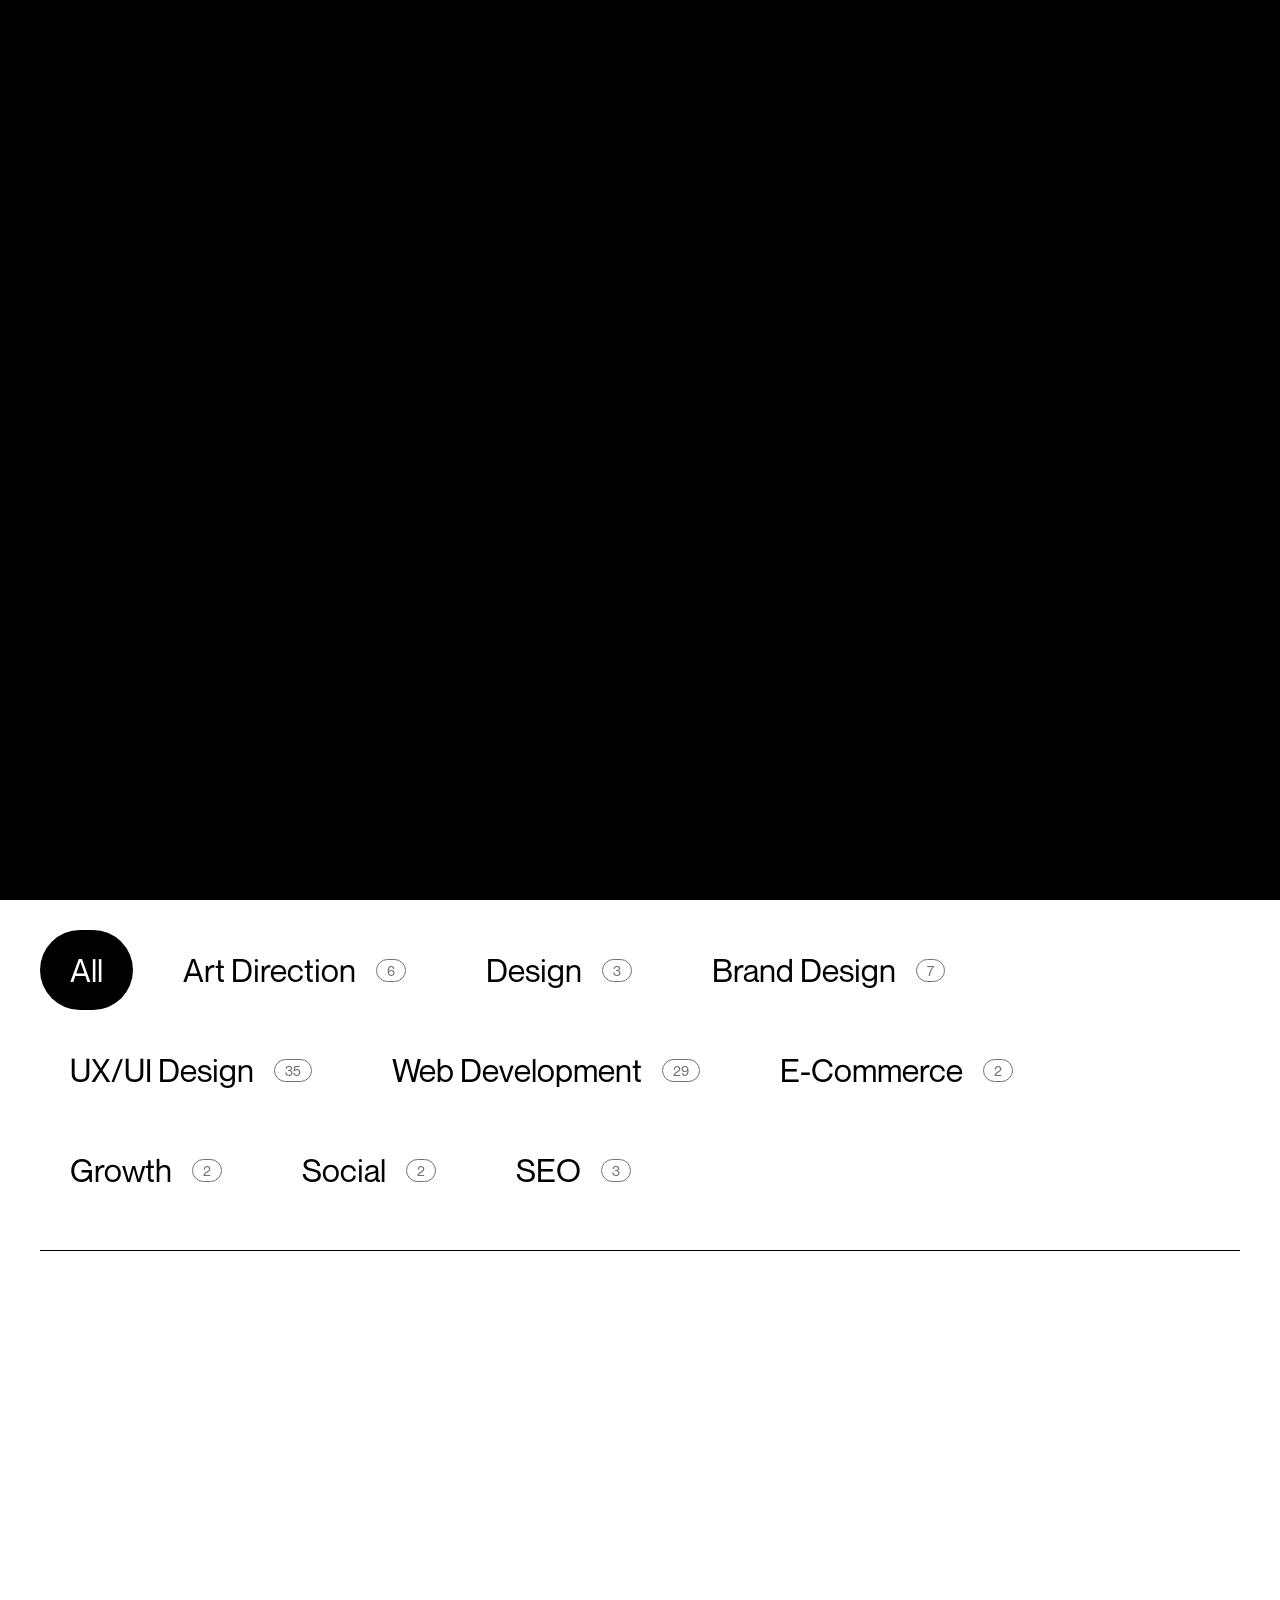
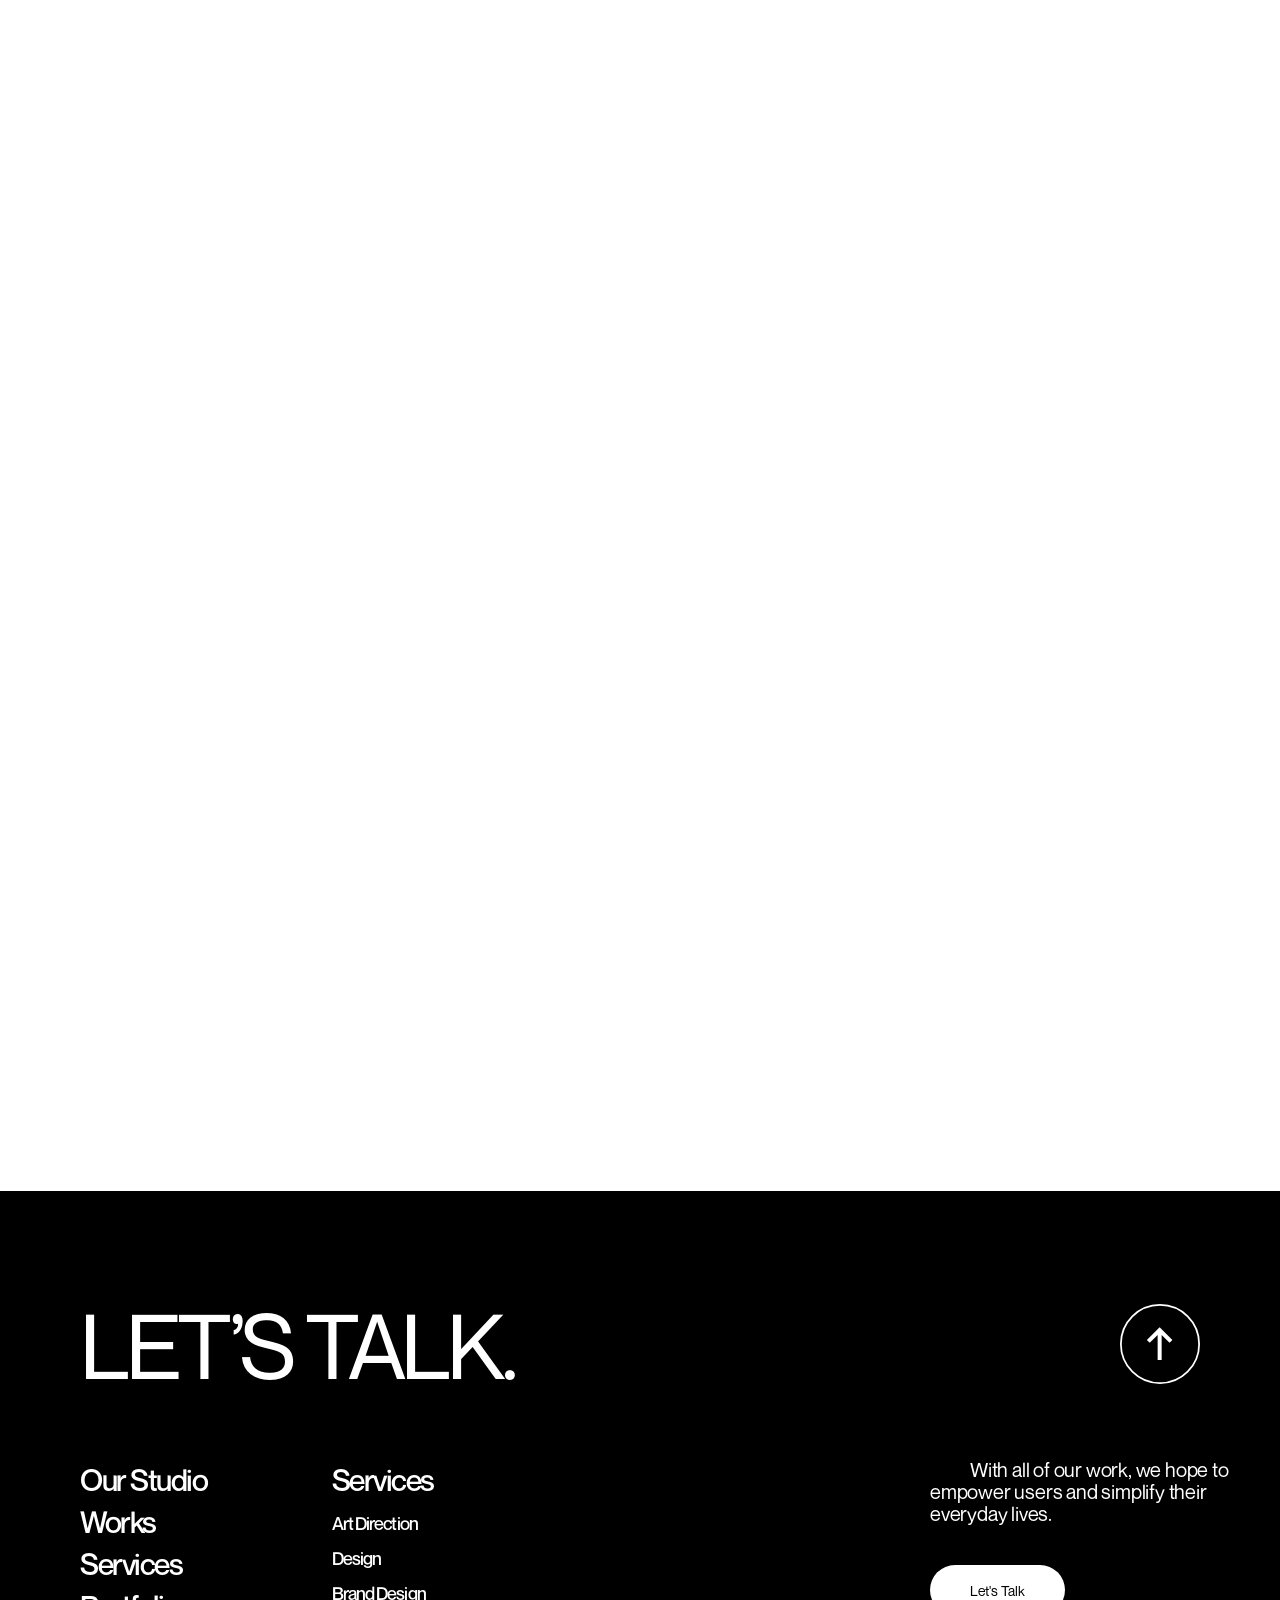
<file: portfolio.html>
<!DOCTYPE html>
<!-- saved from url=(0031)https://super-agency.com/works/ -->
<html lang="en" class="lenis"><head><meta http-equiv="Content-Type" content="text/html; charset=UTF-8">
	
    <meta name="viewport" content="width=device-width, initial-scale=1">
    <link rel="apple-touch-icon" sizes="180x180" href="https://super-agency.com/wp-content/uploads/2025/03/cropped-favicon-180x180.jpg">
    <link rel="icon" type="image/png" sizes="32x32" href="https://super-agency.com/wp-content/uploads/2025/03/cropped-favicon-180x180.jpg">
	<link rel="icon" href="https://super-agency.com/wp-content/uploads/2025/03/cropped-favicon-180x180.jpg" type="image/png">
    <link rel="manifest" href="https://super-agency.com/wp-content/uploads/2025/03/cropped-favicon-180x180.jpg">

    <link href="./assets-portfolio/layout.min.css" rel="stylesheet">
    <link href="./assets-portfolio/lenis.css" rel="stylesheet">
    <link href="./assets-portfolio/swiper-bundle.min.css" rel="stylesheet">
    <script type="text/javascript" async="" src="./assets-portfolio/js"></script><script type="text/javascript" async="" src="./assets-portfolio/analytics.js"></script><script async="" src="./assets-portfolio/gtm.js"></script><script src="./assets-portfolio/jquery.min.js"></script>
    <script src="./assets-portfolio/common.js"></script>
    <script src="./assets-portfolio/moment.min.js"></script>
    <script src="./assets-portfolio/moment-timezone-with-data.min.js"></script>
    <script src="./assets-portfolio/time.js"></script>
    
    	<link rel="alternate" hreflang="x-default" href="work.html">

	<meta name="robots" content="index, follow, max-image-preview:large, max-snippet:-1, max-video-preview:-1">
<link rel="alternate" hreflang="en" href="work.html">
<link rel="alternate" hreflang="de" href="https://super-agency.com/de/unsere-arbeit/">

	<!-- This site is optimized with the Yoast SEO plugin v28.2 - https://yoast.com/product/yoast-seo-wordpress/ -->
	<title>Portfolio | Corporate Web &amp; Brand Design | Brave Design Studio</title>
	<meta name="description" content="Over 100 international awards earned. Every project is a brand transformation story — no templates, no shortcuts, just bespoke digital work.">
	<link rel="canonical" href="work.html">
	<meta property="og:locale" content="en_US">
	<meta property="og:type" content="article">
	<meta property="og:title" content="Portfolio | Corporate Web &amp; Brand Design | Brave Design Studio">
	<meta property="og:description" content="Over 100 international awards earned. Every project is a brand transformation story — no templates, no shortcuts, just bespoke digital work.">
	<meta property="og:url" content="https://super-agency.com/works/">
	<meta property="og:site_name" content="Brave Design Studio">
	<meta property="article:modified_time" content="2026-03-26T14:20:32+00:00">
	<meta property="og:image" content="https://super-agency.com/wp-content/uploads/2025/03/logo_big.png">
	<meta property="og:image:width" content="800">
	<meta property="og:image:height" content="600">
	<meta property="og:image:type" content="image/png">
	<meta name="twitter:card" content="summary_large_image">
	<script type="application/ld+json" class="yoast-schema-graph">{"@context":"https:\/\/schema.org","@graph":[{"@type":"WebPage","@id":"https:\/\/super-agency.com\/works\/","url":"https:\/\/super-agency.com\/works\/","name":"Portfolio | Corporate Web & Brand Design | Brave Design Studio","isPartOf":{"@id":"https:\/\/super-agency.com\/#website"},"datePublished":"2024-08-15T11:33:47+00:00","dateModified":"2026-03-26T14:20:32+00:00","description":"Over 100 international awards earned. Every project is a brand transformation story — no templates, no shortcuts, just bespoke digital work.","breadcrumb":{"@id":"https:\/\/super-agency.com\/works\/#breadcrumb"},"inLanguage":"en-US","potentialAction":[{"@type":"ReadAction","target":["https:\/\/super-agency.com\/works\/"]}]},{"@type":"BreadcrumbList","@id":"https:\/\/super-agency.com\/works\/#breadcrumb","itemListElement":[{"@type":"ListItem","position":1,"name":"Anasayfa","item":"https:\/\/super-agency.com\/"},{"@type":"ListItem","position":2,"name":"Works"}]},{"@type":"WebSite","@id":"https:\/\/super-agency.com\/#website","url":"https:\/\/super-agency.com\/","name":"Brave Design Studio","description":"Your super power for digital experiences","publisher":{"@id":"https:\/\/super-agency.com\/#organization"},"potentialAction":[{"@type":"SearchAction","target":{"@type":"EntryPoint","urlTemplate":"https:\/\/super-agency.com\/?s={search_term_string}"},"query-input":{"@type":"PropertyValueSpecification","valueRequired":true,"valueName":"search_term_string"}}],"inLanguage":"en-US"},{"@type":"Organization","@id":"https:\/\/super-agency.com\/#organization","name":"Brave Design Studio","url":"https:\/\/super-agency.com\/","logo":{"@type":"ImageObject","inLanguage":"en-US","@id":"https:\/\/super-agency.com\/#\/schema\/logo\/image\/","url":"https:\/\/super-agency.com\/wp-content\/uploads\/2025\/03\/logo_big.png","contentUrl":"https:\/\/super-agency.com\/wp-content\/uploads\/2025\/03\/logo_big.png","width":800,"height":600,"caption":"Brave Design Studio"},"image":{"@id":"https:\/\/super-agency.com\/#\/schema\/logo\/image\/"},"sameAs":["https:\/\/www.linkedin.com\/company\/superagency-istanbul\/","https:\/\/www.instagram.com\/superagency.creative\/"]}]}</script>
	<!-- / Yoast SEO plugin. -->


<style id="wp-img-auto-sizes-contain-inline-css">
img:is([sizes=auto i],[sizes^="auto," i]){contain-intrinsic-size:3000px 1500px}
/*# sourceURL=wp-img-auto-sizes-contain-inline-css */
</style>

<style id="classic-theme-styles-inline-css">
/*! This file is auto-generated */
.wp-block-button__link{color:#fff;background-color:#32373c;border-radius:9999px;box-shadow:none;text-decoration:none;padding:calc(.667em + 2px) calc(1.333em + 2px);font-size:1.125em}.wp-block-file__button{background:#32373c;color:#fff;text-decoration:none}
/*# sourceURL=/wp-includes/css/classic-themes.min.css */
</style>

<link rel="stylesheet" id="blankslate-style-css" href="./assets-portfolio/style.css" media="all">
<meta name="generator" content="WPML ver:4.4.12 stt:1,3;">

		<!-- CPT UI Extended Customizer CSS -->
		<style type="text/css" id="cpt-ui-extended-css">
																										</style>
		<!-- /CPT UI Extended Customizer CSS -->

		<link rel="icon" href="https://super-agency.com/wp-content/uploads/2025/03/cropped-favicon-32x32.jpg" sizes="32x32">
<link rel="icon" href="https://super-agency.com/wp-content/uploads/2025/03/cropped-favicon-192x192.jpg" sizes="192x192">
<link rel="apple-touch-icon" href="https://super-agency.com/wp-content/uploads/2025/03/cropped-favicon-180x180.jpg">
<meta name="msapplication-TileImage" content="https://super-agency.com/wp-content/uploads/2025/03/cropped-favicon-270x270.jpg">
	
		
	<!-- Google Tag Manager -->
	<script>(function(w,d,s,l,i){w[l]=w[l]||[];w[l].push({'gtm.start':
	new Date().getTime(),event:'gtm.js'});var f=d.getElementsByTagName(s)[0],
	j=d.createElement(s),dl=l!='dataLayer'?'&l='+l:'';j.async=true;j.src=
	'https://www.googletagmanager.com/gtm.js?id='+i+dl;f.parentNode.insertBefore(j,f);
	})(window,document,'script','dataLayer','GTM-PHJW3L4');</script>
	<!-- End Google Tag Manager -->
    
<link rel="stylesheet" href="./nav-fourmula.css">
</head>
<body id="" class="wp-singular page-template page-template-page-templates page-template-works page-template-page-templatesworks-php page page-id-21 wp-embed-responsive wp-theme-super-new no-scroll" >
	
	<!-- Google Tag Manager (noscript) -->
	<noscript><iframe src="https://www.googletagmanager.com/ns.html?id=GTM-PHJW3L4"
	height="0" width="0" style="display:none;"></iframe></noscript>
	<!-- End Google Tag Manager (noscript) -->

	<!--
	<div class="modalbox">
        <div class="modalbox-content">
            <div class="head">
                <div class="title">
                    Let’s Talk
                </div>
                <a href="javascript:;" class="modalboxClose">
                    <svg width="20" height="20" viewBox="0 0 20 20" fill="none" xmlns="http://www.w3.org/2000/svg">
                        <rect x="0.807617" y="17.7782" width="24" height="2" rx="1" transform="rotate(-45 0.807617 17.7782)" fill="#767676"/>
                        <rect x="2.22183" y="0.807617" width="24" height="2" rx="1" transform="rotate(45 2.22183 0.807617)" fill="#767676"/>
                    </svg> 
                </a>
            </div>
            <div class="modal-content">
                <div class="content-form fadeUp">
                    <div class="head">
                        <div class="mail-address">
                            <span>
                                To:
                            </span>
                            <div class="mail">
                                hello@super-agency.com
                            </div>
                        </div>
                        <img src="/assets/images/icon/lets-talkpng.png">
                    </div>
                    <form>
                        <div class="form-item">
                            <input type="text" class="write" placeholder></input>
                            <label class="title">Name</label>
                        </div>
                        <div class="form-item">
                            <input type="text" class="write" placeholder></input>
                            <label class="title">Email address</label>
                        </div>
                        <div class="form-item">
                            <input type="text" class="write" placeholder></input>
                            <label class="title">Company</label>
                        </div>
                        <div class="form-item">
                            <input type="text" class="write" placeholder></input>
                            <label class="title">Tell us about your project</label>
                        </div>
                        <div class="form-item">
                            <button class="button primary">
                                Send Now
                            </button>
                        </div>
                    </form>
                </div>
            </div>
        </div>
    </div>
	-->
    
    
	
	<div class="overlay" ></div><header class="">
        <a class="logo" href="index.html">
            <img class="logo-icon-dark" src="./brand/bds-logo-dark.png" alt="Brave Design Studio">
            <img class="logo-icon-light" src="./brand/bds-logo-light.png" alt="Brave Design Studio">
            <img class="logo-word-dark" src="./brand/bds-wordmark-dark.png" alt="Brave Design Studio">
            <img class="logo-word-light" src="./brand/bds-wordmark-light.png" alt="Brave Design Studio">
        </a>
        <div class="time-zone-items" style="color: rgb(0, 0, 0);">
            <div class="item">
                <span class="time" id="time-manila">10:40</span>
                <span class="location">MANILA</span>
            </div>
        </div>
        <div class="right">
							<a class="button border dark" href="https://super-agency.com/contact" style="border-color: rgb(0, 0, 0); color: rgb(0, 0, 0);">Let’s talk</a>
            <div class="menu-button menu-open">
                <div class="lines">
                    <div class="line"></div>
                    <div class="line"></div>
                </div>
            </div>
        </div>
    </header>

			<div class="menu-content" style="top: 0px;">
	<div class="menu">
		<ul>
			<li>
				<a class="link transparent light line-animated" href="work.html" >
					Our Work
				</a>
			</li>
			<li>
				<a class="link transparent light line-animated" href="services.html" >
					Services
				</a>
			</li>
			<li>
				<a class="link transparent light line-animated" href="our-studio.html" >
					About
				</a>
			</li>
			<li>
				<a class="link transparent light line-animated" href="portfolio.html" >
					Portfolio
				</a>
			</li>
			<li>
				<a class="link transparent light line-animated" href="https://super-agency.com/awards" >
					Awards
				</a>
			</li>
			<li>
				<a class="link transparent light line-animated" href="https://super-agency.com/blog" >
					Blog
				</a>
			</li>
			<li>
				<a class="link transparent light line-animated" href="https://super-agency.com/contact" >
					Contact
				</a>
			</li>
		</ul>
	</div>
	<div class="bottom">
		<ul class="social">
			<li>
				<a href="https://www.linkedin.com/company/superagency-istanbul/" target="_blank" >
					<svg xmlns="http://www.w3.org/2000/svg" viewBox="0 0 24 24" fill="currentColor"><path d="M6.94048 4.99993C6.94011 5.81424 6.44608 6.54702 5.69134 6.85273C4.9366 7.15845 4.07187 6.97605 3.5049 6.39155C2.93793 5.80704 2.78195 4.93715 3.1105 4.19207C3.43906 3.44699 4.18654 2.9755 5.00048 2.99993C6.08155 3.03238 6.94097 3.91837 6.94048 4.99993ZM7.00048 8.47993H3.00048V20.9999H7.00048V8.47993ZM13.3205 8.47993H9.34048V20.9999H13.2805V14.4299C13.2805 10.7699 18.0505 10.4299 18.0505 14.4299V20.9999H22.0005V13.0699C22.0005 6.89993 14.9405 7.12993 13.2805 10.1599L13.3205 8.47993Z"></path></svg>
				</a>
			</li>
			<li>
				<a href="https://www.instagram.com/superagency.creative/" target="_blank" >
<svg xmlns="http://www.w3.org/2000/svg" viewBox="0 0 24 24" fill="currentColor"><path d="M12.001 9C10.3436 9 9.00098 10.3431 9.00098 12C9.00098 13.6573 10.3441 15 12.001 15C13.6583 15 15.001 13.6569 15.001 12C15.001 10.3427 13.6579 9 12.001 9ZM12.001 7C14.7614 7 17.001 9.2371 17.001 12C17.001 14.7605 14.7639 17 12.001 17C9.24051 17 7.00098 14.7629 7.00098 12C7.00098 9.23953 9.23808 7 12.001 7ZM18.501 6.74915C18.501 7.43926 17.9402 7.99917 17.251 7.99917C16.5609 7.99917 16.001 7.4384 16.001 6.74915C16.001 6.0599 16.5617 5.5 17.251 5.5C17.9393 5.49913 18.501 6.0599 18.501 6.74915ZM12.001 4C9.5265 4 9.12318 4.00655 7.97227 4.0578C7.18815 4.09461 6.66253 4.20007 6.17416 4.38967C5.74016 4.55799 5.42709 4.75898 5.09352 5.09255C4.75867 5.4274 4.55804 5.73963 4.3904 6.17383C4.20036 6.66332 4.09493 7.18811 4.05878 7.97115C4.00703 9.0752 4.00098 9.46105 4.00098 12C4.00098 14.4745 4.00753 14.8778 4.05877 16.0286C4.0956 16.8124 4.2012 17.3388 4.39034 17.826C4.5591 18.2606 4.7605 18.5744 5.09246 18.9064C5.42863 19.2421 5.74179 19.4434 6.17187 19.6094C6.66619 19.8005 7.19148 19.9061 7.97212 19.9422C9.07618 19.9939 9.46203 20 12.001 20C14.4755 20 14.8788 19.9934 16.0296 19.9422C16.8117 19.9055 17.3385 19.7996 17.827 19.6106C18.2604 19.4423 18.5752 19.2402 18.9074 18.9085C19.2436 18.5718 19.4445 18.2594 19.6107 17.8283C19.8013 17.3358 19.9071 16.8098 19.9432 16.0289C19.9949 14.9248 20.001 14.5389 20.001 12C20.001 9.52552 19.9944 9.12221 19.9432 7.97137C19.9064 7.18906 19.8005 6.66149 19.6113 6.17318C19.4434 5.74038 19.2417 5.42635 18.9084 5.09255C18.573 4.75715 18.2616 4.55693 17.8271 4.38942C17.338 4.19954 16.8124 4.09396 16.0298 4.05781C14.9258 4.00605 14.5399 4 12.001 4ZM12.001 2C14.7176 2 15.0568 2.01 16.1235 2.06C17.1876 2.10917 17.9135 2.2775 18.551 2.525C19.2101 2.77917 19.7668 3.1225 20.3226 3.67833C20.8776 4.23417 21.221 4.7925 21.476 5.45C21.7226 6.08667 21.891 6.81333 21.941 7.8775C21.9885 8.94417 22.001 9.28333 22.001 12C22.001 14.7167 21.991 15.0558 21.941 16.1225C21.8918 17.1867 21.7226 17.9125 21.476 18.55C21.2218 19.2092 20.8776 19.7658 20.3226 20.3217C19.7668 20.8767 19.2076 21.22 18.551 21.475C17.9135 21.7217 17.1876 21.89 16.1235 21.94C15.0568 21.9875 14.7176 22 12.001 22C9.28431 22 8.94514 21.99 7.87848 21.94C6.81431 21.8908 6.08931 21.7217 5.45098 21.475C4.79264 21.2208 4.23514 20.8767 3.67931 20.3217C3.12348 19.7658 2.78098 19.2067 2.52598 18.55C2.27848 17.9125 2.11098 17.1867 2.06098 16.1225C2.01348 15.0558 2.00098 14.7167 2.00098 12C2.00098 9.28333 2.01098 8.94417 2.06098 7.8775C2.11014 6.8125 2.27848 6.0875 2.52598 5.45C2.78014 4.79167 3.12348 4.23417 3.67931 3.67833C4.23514 3.1225 4.79348 2.78 5.45098 2.525C6.08848 2.2775 6.81348 2.11 7.87848 2.06C8.94514 2.0125 9.28431 2 12.001 2Z"></path></svg>
				</a>
			</li>
		</ul>
		
		<div class="nav">
			<ul>
				<li>
					<a class="link dark line-animated" href="https://super-agency.com/terms-of-use/" >Terms &amp; Conditions</a>
				</li>
				<li>
					<a class="link dark line-animated" href="https://super-agency.com/cookie-policy/" >Cookie Policy</a>
				</li>
				<li>
					<a class="link dark line-animated" href="https://super-agency.com/personal-data-protection/" >Personal Data Processing &amp; Protection Policy</a>
				</li>
			</ul>

			<span>
				<a class="link dark line-animated" href="mailto:hello@super-agency.com" >hello@super-agency.com</a>
			</span>
		</div>
	</div>
</div>	
	<main>
<div class="start type-2 load-animated" >
	<div class="marquee-item">
		<div class="marquee super">
			<div class="item" >
				DESIGN &amp; TECHNOLOGY &amp; &nbsp;
			</div>
			<div class="item" >
				DESIGN &amp; TECHNOLOGY &amp; &nbsp;
			</div>
			<div class="item" >
				DESIGN &amp; TECHNOLOGY &amp; &nbsp; 
			</div>
			<div class="item" >
				DESIGN &amp; TECHNOLOGY &amp; &nbsp;
			</div>
			<div class="item" >
				DESIGN &amp; TECHNOLOGY &amp; &nbsp;
			</div>
		</div>
	</div>
   
	<div class="bottom">
		
		<span>
			(SCROLL)
		</span>
	</div>
</div>

<section class="works-content">

	<ul class="filter-menu" id="isoFilterNav">
		
		
									
					<li class="active"><a data-filter="*" class="active"><span>All</span></a></li>
					
										
											
						<li><a data-filter=".art-direction-consultancy"><span>Art Direction</span><div class="count">6</div></a></li>
					
									
											
						<li><a data-filter=".design"><span>Design</span><div class="count">3</div></a></li>
					
									
											
						<li><a data-filter=".branding"><span>Brand Design</span><div class="count">7</div></a></li>
					
									
											
						<li><a data-filter=".ux-ui-design"><span>UX/UI Design</span><div class="count">35</div></a></li>
					
									
											
						<li><a data-filter=".web-development"><span>Web Development</span><div class="count">29</div></a></li>
					
									
											
						<li><a data-filter=".ecommerce"><span>E-Commerce</span><div class="count">2</div></a></li>
					
									
											
						<li><a data-filter=".growth"><span>Growth</span><div class="count">2</div></a></li>
					
									
											
						<li><a data-filter=".social"><span>Social</span><div class="count">2</div></a></li>
					
									
											
						<li><a data-filter=".seo"><span>SEO</span><div class="count">3</div></a></li>
					
				
		
	</ul>

   
    <div class="work-cards fadeUp" >
		<div class="items isoGridBox" style="position: relative; height: 18360px;">
		
			
				
												
						<div class="item ux-ui-design web-development design " style="position: absolute; left: 0px; top: 0px;">
						
							<figure class="lazy">
								<a href="https://super-agency.com/unlu-co/">
																			<img src="./assets-portfolio/unluco-1.jpg" alt="ÜNLÜ&amp;Co">
																	</a>
																
								<a href="https://super-agency.com/unlu-co/" class="video">
																			<video playsinline="" autoplay="" loop="" muted="" poster="https://super-agency.com/wp-content/uploads/2026/03/unluco-1.jpg">
																			<source src="" type="video/mp4">
									</video>
								</a>
								
								<figcaption>
									<ul>
										
																																	
												<li><a href="https://super-agency.com/services/ux-ui-design/">UX/UI Design</a></li>

																							
												<li><a href="https://super-agency.com/services/web-development/">Web Development</a></li>

																							
												<li><a href="https://super-agency.com/services/design/">Design</a></li>

																															
									</ul>
								</figcaption>
							</figure>
							<a href="https://super-agency.com/unlu-co/" class="caption">
								<span>
									ÜNLÜ&amp;Co								</span>
							</a>
						</div>
						
												
						<div class="item ux-ui-design web-development design " style="position: absolute; left: 1119px; top: 0px;">
						
							<figure class="lazy">
								<a href="https://super-agency.com/artstone/">
																			<img src="./assets-portfolio/artstone-1.jpg" alt="Artstone">
																	</a>
																
								<a href="https://super-agency.com/artstone/" class="video">
																			<video playsinline="" autoplay="" loop="" muted="" poster="https://super-agency.com/wp-content/uploads/2026/03/artstone-1.jpg">
																			<source src="" type="video/mp4">
									</video>
								</a>
								
								<figcaption>
									<ul>
										
																																	
												<li><a href="https://super-agency.com/services/ux-ui-design/">UX/UI Design</a></li>

																							
												<li><a href="https://super-agency.com/services/web-development/">Web Development</a></li>

																							
												<li><a href="https://super-agency.com/services/design/">Design</a></li>

																															
									</ul>
								</figcaption>
							</figure>
							<a href="https://super-agency.com/artstone/" class="caption">
								<span>
									Artstone								</span>
							</a>
						</div>
						
												
						<div class="item ux-ui-design social growth web-development design " style="position: absolute; left: 0px; top: 918px;">
						
							<figure class="lazy">
								<a href="https://super-agency.com/sirena-yachts/">
																			<img src="./assets-portfolio/sirenayacht.jpg" alt="Sirena Yachts">
																	</a>
																
								<a href="https://super-agency.com/sirena-yachts/" class="video">
																			<video playsinline="" autoplay="" loop="" muted="" poster="https://super-agency.com/wp-content/uploads/2025/02/sirenayacht.jpg">
																			<source src="https://super-agency.com/wp-content/uploads/2025/02/sirena-hover-1.mp4" type="video/mp4">
									</video>
								</a>
								
								<figcaption>
									<ul>
										
																																	
												<li><a href="https://super-agency.com/services/ux-ui-design/">UX/UI Design</a></li>

																							
												<li><a href="https://super-agency.com/services/social/">Social</a></li>

																							
												<li><a href="https://super-agency.com/services/growth/">Growth</a></li>

																							
												<li><a href="https://super-agency.com/services/web-development/">Web Development</a></li>

																							
												<li><a href="https://super-agency.com/services/design/">Design</a></li>

																															
									</ul>
								</figcaption>
							</figure>
							<a href="https://super-agency.com/sirena-yachts/" class="caption">
								<span>
									Sirena Yachts								</span>
							</a>
						</div>
						
												
						<div class="item ux-ui-design web-development branding art-direction-consultancy " style="position: absolute; left: 1119px; top: 918px;">
						
							<figure class="lazy">
								<a href="https://super-agency.com/standard-profil/">
																			<img src="./assets-portfolio/Standard-profil.jpg" alt="Standard Profil">
																	</a>
																
								<a href="https://super-agency.com/standard-profil/" class="video">
																			<video playsinline="" autoplay="" loop="" muted="" poster="https://super-agency.com/wp-content/uploads/2025/03/Standard-profil.jpg">
																			<source src="https://super-agency.com/wp-content/uploads/2025/03/sp-hover.mp4" type="video/mp4">
									</video>
								</a>
								
								<figcaption>
									<ul>
										
																																	
												<li><a href="https://super-agency.com/services/ux-ui-design/">UX/UI Design</a></li>

																							
												<li><a href="https://super-agency.com/services/web-development/">Web Development</a></li>

																							
												<li><a href="https://super-agency.com/services/branding/">Brand Design</a></li>

																							
												<li><a href="https://super-agency.com/services/art-direction-consultancy/">Art Direction</a></li>

																															
									</ul>
								</figcaption>
							</figure>
							<a href="https://super-agency.com/standard-profil/" class="caption">
								<span>
									Standard Profil								</span>
							</a>
						</div>
						
												
						<div class="item ux-ui-design " style="position: absolute; left: 0px; top: 1836px;">
						
							<figure class="lazy">
								<a href="https://super-agency.com/karel/">
																			<img src="./assets-portfolio/karel-2.jpg" alt="Karel">
																	</a>
																
								<a href="https://super-agency.com/karel/" class="video">
																			<video playsinline="" autoplay="" loop="" muted="" poster="https://super-agency.com/wp-content/uploads/2025/02/karel-2.jpg">
																			<source src="https://super-agency.com/wp-content/uploads/2025/02/Karel-Hover-1.mp4" type="video/mp4">
									</video>
								</a>
								
								<figcaption>
									<ul>
										
																																	
												<li><a href="https://super-agency.com/services/ux-ui-design/">UX/UI Design</a></li>

																															
									</ul>
								</figcaption>
							</figure>
							<a href="https://super-agency.com/karel/" class="caption">
								<span>
									Karel								</span>
							</a>
						</div>
						
												
						<div class="item ux-ui-design web-development seo " style="position: absolute; left: 1119px; top: 1836px;">
						
							<figure class="lazy">
								<a href="https://super-agency.com/norm-holding/">
																			<img src="./assets-portfolio/Norm-3.jpg" alt="Norm Holding">
																	</a>
																
								<a href="https://super-agency.com/norm-holding/" class="video">
																			<video playsinline="" autoplay="" loop="" muted="" poster="https://super-agency.com/wp-content/uploads/2025/02/Norm-3.jpg">
																			<source src="https://super-agency.com/wp-content/uploads/2025/02/Norm-Hover.mp4" type="video/mp4">
									</video>
								</a>
								
								<figcaption>
									<ul>
										
																																	
												<li><a href="https://super-agency.com/services/ux-ui-design/">UX/UI Design</a></li>

																							
												<li><a href="https://super-agency.com/services/web-development/">Web Development</a></li>

																							
												<li><a href="https://super-agency.com/services/seo/">SEO</a></li>

																															
									</ul>
								</figcaption>
							</figure>
							<a href="https://super-agency.com/norm-holding/" class="caption">
								<span>
									Norm Holding								</span>
							</a>
						</div>
						
												
						<div class="item ux-ui-design web-development " style="position: absolute; left: 0px; top: 2754px;">
						
							<figure class="lazy">
								<a href="https://super-agency.com/enerya/">
																			<img src="./assets-portfolio/enerya-3.jpg" alt="Enerya">
																	</a>
																
								<a href="https://super-agency.com/enerya/" class="video">
																			<video playsinline="" autoplay="" loop="" muted="" poster="https://super-agency.com/wp-content/uploads/2025/02/enerya-3.jpg">
																			<source src="https://super-agency.com/wp-content/uploads/2025/02/enerya-hover-1.mp4" type="video/mp4">
									</video>
								</a>
								
								<figcaption>
									<ul>
										
																																	
												<li><a href="https://super-agency.com/services/ux-ui-design/">UX/UI Design</a></li>

																							
												<li><a href="https://super-agency.com/services/web-development/">Web Development</a></li>

																															
									</ul>
								</figcaption>
							</figure>
							<a href="https://super-agency.com/enerya/" class="caption">
								<span>
									Enerya								</span>
							</a>
						</div>
						
												
						<div class="item ux-ui-design web-development " style="position: absolute; left: 1119px; top: 2754px;">
						
							<figure class="lazy">
								<a href="https://super-agency.com/dogan-holding/">
																			<img src="./assets-portfolio/dogan2.jpg" alt="Doğan Holding">
																	</a>
																
								<a href="https://super-agency.com/dogan-holding/" class="video">
																			<video playsinline="" autoplay="" loop="" muted="" poster="https://super-agency.com/wp-content/uploads/2025/02/dogan2.jpg">
																			<source src="https://super-agency.com/wp-content/uploads/2025/02/Dogan-Hover.mp4" type="video/mp4">
									</video>
								</a>
								
								<figcaption>
									<ul>
										
																																	
												<li><a href="https://super-agency.com/services/ux-ui-design/">UX/UI Design</a></li>

																							
												<li><a href="https://super-agency.com/services/web-development/">Web Development</a></li>

																															
									</ul>
								</figcaption>
							</figure>
							<a href="https://super-agency.com/dogan-holding/" class="caption">
								<span>
									Doğan Holding								</span>
							</a>
						</div>
						
												
						<div class="item ux-ui-design web-development " style="position: absolute; left: 0px; top: 3672px;">
						
							<figure class="lazy">
								<a href="https://super-agency.com/equine-design-studio/">
																			<img src="./assets-portfolio/equine-1.jpg" alt="Equine Design Studio">
																	</a>
																
								<a href="https://super-agency.com/equine-design-studio/" class="video">
																			<video playsinline="" autoplay="" loop="" muted="" poster="https://super-agency.com/wp-content/uploads/2025/02/equine-1.jpg">
																			<source src="https://super-agency.com/wp-content/uploads/2025/02/Equine-Hover.mp4" type="video/mp4">
									</video>
								</a>
								
								<figcaption>
									<ul>
										
																																	
												<li><a href="https://super-agency.com/services/ux-ui-design/">UX/UI Design</a></li>

																							
												<li><a href="https://super-agency.com/services/web-development/">Web Development</a></li>

																															
									</ul>
								</figcaption>
							</figure>
							<a href="https://super-agency.com/equine-design-studio/" class="caption">
								<span>
									Equine Design Studio								</span>
							</a>
						</div>
						
												
						<div class="item branding art-direction-consultancy " style="position: absolute; left: 1119px; top: 3672px;">
						
							<figure class="lazy">
								<a href="https://super-agency.com/aksoy/">
																			<img src="./assets-portfolio/aksoy-min-1.jpg" alt="Aksoy">
																	</a>
																
								<a href="https://super-agency.com/aksoy/" class="video">
																			<video playsinline="" autoplay="" loop="" muted="" poster="https://super-agency.com/wp-content/uploads/2025/02/aksoy-min-1.jpg">
																			<source src="https://super-agency.com/wp-content/uploads/2025/02/Aksoy-Hover.mp4" type="video/mp4">
									</video>
								</a>
								
								<figcaption>
									<ul>
										
																																	
												<li><a href="https://super-agency.com/services/branding/">Brand Design</a></li>

																							
												<li><a href="https://super-agency.com/services/art-direction-consultancy/">Art Direction</a></li>

																															
									</ul>
								</figcaption>
							</figure>
							<a href="https://super-agency.com/aksoy/" class="caption">
								<span>
									Aksoy								</span>
							</a>
						</div>
						
												
						<div class="item ux-ui-design web-development " style="position: absolute; left: 0px; top: 4590px;">
						
							<figure class="lazy">
								<a href="https://super-agency.com/ahlatci-holding/">
																			<img src="./assets-portfolio/ahl-1.jpg" alt="Ahlatcı Holding">
																	</a>
																
								<a href="https://super-agency.com/ahlatci-holding/" class="video">
																			<video playsinline="" autoplay="" loop="" muted="" poster="https://super-agency.com/wp-content/uploads/2025/02/ahl-1.jpg">
																			<source src="https://super-agency.com/wp-content/uploads/2025/02/ahl-hol-1-1.mp4" type="video/mp4">
									</video>
								</a>
								
								<figcaption>
									<ul>
										
																																	
												<li><a href="https://super-agency.com/services/ux-ui-design/">UX/UI Design</a></li>

																							
												<li><a href="https://super-agency.com/services/web-development/">Web Development</a></li>

																															
									</ul>
								</figcaption>
							</figure>
							<a href="https://super-agency.com/ahlatci-holding/" class="caption">
								<span>
									Ahlatcı Holding								</span>
							</a>
						</div>
						
												
						<div class="item web-development ux-ui-design seo " style="position: absolute; left: 1119px; top: 4590px;">
						
							<figure class="lazy">
								<a href="https://super-agency.com/dogan-investment-bank/">
																			<img src="./assets-portfolio/DYB-5.jpg" alt="Doğan Investment Bank">
																	</a>
																
								<a href="https://super-agency.com/dogan-investment-bank/" class="video">
																			<video playsinline="" autoplay="" loop="" muted="" poster="https://super-agency.com/wp-content/uploads/2025/02/DYB-5.jpg">
																			<source src="https://super-agency.com/wp-content/uploads/2025/02/DYB-Hover.mp4" type="video/mp4">
									</video>
								</a>
								
								<figcaption>
									<ul>
										
																																	
												<li><a href="https://super-agency.com/services/web-development/">Web Development</a></li>

																							
												<li><a href="https://super-agency.com/services/ux-ui-design/">UX/UI Design</a></li>

																							
												<li><a href="https://super-agency.com/services/seo/">SEO</a></li>

																															
									</ul>
								</figcaption>
							</figure>
							<a href="https://super-agency.com/dogan-investment-bank/" class="caption">
								<span>
									Doğan Investment Bank								</span>
							</a>
						</div>
						
												
						<div class="item ux-ui-design " style="position: absolute; left: 0px; top: 5508px;">
						
							<figure class="lazy">
								<a href="https://super-agency.com/yildiz-entegre/">
																			<img src="./assets-portfolio/Yildiz-min.jpg" alt="Yıldız Entegre">
																	</a>
																
								<a href="https://super-agency.com/yildiz-entegre/" class="video">
																			<video playsinline="" autoplay="" loop="" muted="" poster="https://super-agency.com/wp-content/uploads/2025/02/Yildiz-min.jpg">
																			<source src="https://super-agency.com/wp-content/uploads/2025/02/Yildiz-Hover.mp4" type="video/mp4">
									</video>
								</a>
								
								<figcaption>
									<ul>
										
																																	
												<li><a href="https://super-agency.com/services/ux-ui-design/">UX/UI Design</a></li>

																															
									</ul>
								</figcaption>
							</figure>
							<a href="https://super-agency.com/yildiz-entegre/" class="caption">
								<span>
									Yıldız Entegre								</span>
							</a>
						</div>
						
												
						<div class="item ux-ui-design web-development " style="position: absolute; left: 1119px; top: 5508px;">
						
							<figure class="lazy">
								<a href="https://super-agency.com/intermedya/">
																			<img src="./assets-portfolio/int.jpg" alt="Inter Medya">
																	</a>
																
								<a href="https://super-agency.com/intermedya/" class="video">
																			<video playsinline="" autoplay="" loop="" muted="" poster="https://super-agency.com/wp-content/uploads/2025/03/int.jpg">
																			<source src="https://super-agency.com/wp-content/uploads/2025/03/Intermdya-Hover.mp4" type="video/mp4">
									</video>
								</a>
								
								<figcaption>
									<ul>
										
																																	
												<li><a href="https://super-agency.com/services/ux-ui-design/">UX/UI Design</a></li>

																							
												<li><a href="https://super-agency.com/services/web-development/">Web Development</a></li>

																															
									</ul>
								</figcaption>
							</figure>
							<a href="https://super-agency.com/intermedya/" class="caption">
								<span>
									Inter Medya								</span>
							</a>
						</div>
						
												
						<div class="item ux-ui-design web-development " style="position: absolute; left: 0px; top: 6426px;">
						
							<figure class="lazy">
								<a href="https://super-agency.com/fast-tack/">
																			<img src="./assets-portfolio/fasttack.jpg" alt="Fast Tack">
																	</a>
																
								<a href="https://super-agency.com/fast-tack/" class="video">
																			<video playsinline="" autoplay="" loop="" muted="" poster="https://super-agency.com/wp-content/uploads/2025/03/fasttack.jpg">
																			<source src="" type="video/mp4">
									</video>
								</a>
								
								<figcaption>
									<ul>
										
																																	
												<li><a href="https://super-agency.com/services/ux-ui-design/">UX/UI Design</a></li>

																							
												<li><a href="https://super-agency.com/services/web-development/">Web Development</a></li>

																															
									</ul>
								</figcaption>
							</figure>
							<a href="https://super-agency.com/fast-tack/" class="caption">
								<span>
									Fast Tack								</span>
							</a>
						</div>
						
												
						<div class="item web-development ux-ui-design ecommerce " style="position: absolute; left: 1119px; top: 6426px;">
						
							<figure class="lazy">
								<a href="https://super-agency.com/sirena-yachts-store/">
																			<img src="./assets-portfolio/systore-1.jpg" alt="Sirena Yachts Store">
																	</a>
																
								<a href="https://super-agency.com/sirena-yachts-store/" class="video">
																			<video playsinline="" autoplay="" loop="" muted="" poster="https://super-agency.com/wp-content/uploads/2025/03/systore-1.jpg">
																			<source src="https://super-agency.com/wp-content/uploads/2025/03/Sirena-Store-Hover.mp4" type="video/mp4">
									</video>
								</a>
								
								<figcaption>
									<ul>
										
																																	
												<li><a href="https://super-agency.com/services/web-development/">Web Development</a></li>

																							
												<li><a href="https://super-agency.com/services/ux-ui-design/">UX/UI Design</a></li>

																							
												<li><a href="https://super-agency.com/services/ecommerce/">E-Commerce</a></li>

																															
									</ul>
								</figcaption>
							</figure>
							<a href="https://super-agency.com/sirena-yachts-store/" class="caption">
								<span>
									Sirena Yachts Store								</span>
							</a>
						</div>
						
												
						<div class="item web-development ux-ui-design art-direction-consultancy branding ecommerce " style="position: absolute; left: 0px; top: 7344px;">
						
							<figure class="lazy">
								<a href="https://super-agency.com/sirena-selection/">
																			<img src="./assets-portfolio/sirena-sel.jpg" alt="Sirena Selection">
																	</a>
																
								<a href="https://super-agency.com/sirena-selection/" class="video">
																			<video playsinline="" autoplay="" loop="" muted="" poster="https://super-agency.com/wp-content/uploads/2025/03/sirena-sel.jpg">
																			<source src="https://super-agency.com/wp-content/uploads/2025/03/Sirena-Selection.mp4" type="video/mp4">
									</video>
								</a>
								
								<figcaption>
									<ul>
										
																																	
												<li><a href="https://super-agency.com/services/web-development/">Web Development</a></li>

																							
												<li><a href="https://super-agency.com/services/ux-ui-design/">UX/UI Design</a></li>

																							
												<li><a href="https://super-agency.com/services/art-direction-consultancy/">Art Direction</a></li>

																							
												<li><a href="https://super-agency.com/services/branding/">Brand Design</a></li>

																							
												<li><a href="https://super-agency.com/services/ecommerce/">E-Commerce</a></li>

																															
									</ul>
								</figcaption>
							</figure>
							<a href="https://super-agency.com/sirena-selection/" class="caption">
								<span>
									Sirena Selection								</span>
							</a>
						</div>
						
												
						<div class="item ux-ui-design web-development branding art-direction-consultancy " style="position: absolute; left: 1119px; top: 7344px;">
						
							<figure class="lazy">
								<a href="https://super-agency.com/catoren/">
																			<img src="./assets-portfolio/catoren-3.jpg" alt="Catoren">
																	</a>
																
								<a href="https://super-agency.com/catoren/" class="video">
																			<video playsinline="" autoplay="" loop="" muted="" poster="https://super-agency.com/wp-content/uploads/2025/02/catoren-3.jpg">
																			<source src="https://super-agency.com/wp-content/uploads/2025/02/catoren-hover.mp4" type="video/mp4">
									</video>
								</a>
								
								<figcaption>
									<ul>
										
																																	
												<li><a href="https://super-agency.com/services/ux-ui-design/">UX/UI Design</a></li>

																							
												<li><a href="https://super-agency.com/services/web-development/">Web Development</a></li>

																							
												<li><a href="https://super-agency.com/services/branding/">Brand Design</a></li>

																							
												<li><a href="https://super-agency.com/services/art-direction-consultancy/">Art Direction</a></li>

																															
									</ul>
								</figcaption>
							</figure>
							<a href="https://super-agency.com/catoren/" class="caption">
								<span>
									Catoren								</span>
							</a>
						</div>
						
												
						<div class="item ux-ui-design web-development " style="position: absolute; left: 0px; top: 8262px;">
						
							<figure class="lazy">
								<a href="https://super-agency.com/ibt-solar-3/">
																			<img src="./assets-portfolio/IBT-3.jpg" alt="IBT Solar">
																	</a>
																
								<a href="https://super-agency.com/ibt-solar-3/" class="video">
																			<video playsinline="" autoplay="" loop="" muted="" poster="https://super-agency.com/wp-content/uploads/2025/02/IBT-3.jpg">
																			<source src="https://super-agency.com/wp-content/uploads/2025/02/ibt-hover.mp4" type="video/mp4">
									</video>
								</a>
								
								<figcaption>
									<ul>
										
																																	
												<li><a href="https://super-agency.com/services/ux-ui-design/">UX/UI Design</a></li>

																							
												<li><a href="https://super-agency.com/services/web-development/">Web Development</a></li>

																															
									</ul>
								</figcaption>
							</figure>
							<a href="https://super-agency.com/ibt-solar-3/" class="caption">
								<span>
									IBT Solar								</span>
							</a>
						</div>
						
												
						<div class="item ux-ui-design web-development " style="position: absolute; left: 1119px; top: 8262px;">
						
							<figure class="lazy">
								<a href="https://super-agency.com/cmb-yachts/">
																			<img src="./assets-portfolio/cmb-1.jpg" alt="CMB Yachts">
																	</a>
																
								<a href="https://super-agency.com/cmb-yachts/" class="video">
																			<video playsinline="" autoplay="" loop="" muted="" poster="https://super-agency.com/wp-content/uploads/2025/04/cmb-1.jpg">
																			<source src="" type="video/mp4">
									</video>
								</a>
								
								<figcaption>
									<ul>
										
																																	
												<li><a href="https://super-agency.com/services/ux-ui-design/">UX/UI Design</a></li>

																							
												<li><a href="https://super-agency.com/services/web-development/">Web Development</a></li>

																															
									</ul>
								</figcaption>
							</figure>
							<a href="https://super-agency.com/cmb-yachts/" class="caption">
								<span>
									CMB Yachts								</span>
							</a>
						</div>
						
												
						<div class="item ux-ui-design web-development " style="position: absolute; left: 0px; top: 9180px;">
						
							<figure class="lazy">
								<a href="https://super-agency.com/solino/">
																			<img src="./assets-portfolio/solino-2.jpg" alt="Solino">
																	</a>
																
								<a href="https://super-agency.com/solino/" class="video">
																			<video playsinline="" autoplay="" loop="" muted="" poster="https://super-agency.com/wp-content/uploads/2025/02/solino-2.jpg">
																			<source src="https://super-agency.com/wp-content/uploads/2025/02/solino-hover.mp4" type="video/mp4">
									</video>
								</a>
								
								<figcaption>
									<ul>
										
																																	
												<li><a href="https://super-agency.com/services/ux-ui-design/">UX/UI Design</a></li>

																							
												<li><a href="https://super-agency.com/services/web-development/">Web Development</a></li>

																															
									</ul>
								</figcaption>
							</figure>
							<a href="https://super-agency.com/solino/" class="caption">
								<span>
									Solino								</span>
							</a>
						</div>
						
												
						<div class="item ux-ui-design web-development " style="position: absolute; left: 1119px; top: 9180px;">
						
							<figure class="lazy">
								<a href="https://super-agency.com/sunanin-kizlari/">
																			<img src="./assets-portfolio/sunaninkizlari-2.jpg" alt="Suna’nın Kızları">
																	</a>
																
								<a href="https://super-agency.com/sunanin-kizlari/" class="video">
																			<video playsinline="" autoplay="" loop="" muted="" poster="https://super-agency.com/wp-content/uploads/2025/02/sunaninkizlari-2.jpg">
																			<source src="https://super-agency.com/wp-content/uploads/2025/02/Suna-Hover.mp4" type="video/mp4">
									</video>
								</a>
								
								<figcaption>
									<ul>
										
																																	
												<li><a href="https://super-agency.com/services/ux-ui-design/">UX/UI Design</a></li>

																							
												<li><a href="https://super-agency.com/services/web-development/">Web Development</a></li>

																															
									</ul>
								</figcaption>
							</figure>
							<a href="https://super-agency.com/sunanin-kizlari/" class="caption">
								<span>
									Suna’nın Kızları								</span>
							</a>
						</div>
						
												
						<div class="item web-development ux-ui-design " style="position: absolute; left: 0px; top: 10098px;">
						
							<figure class="lazy">
								<a href="https://super-agency.com/kiz-cocuk-odakli-tasarim/">
																			<img src="./assets-portfolio/kcot-6.jpg" alt="Kız Çocuk Odaklı Tasarım">
																	</a>
																
								<a href="https://super-agency.com/kiz-cocuk-odakli-tasarim/" class="video">
																			<video playsinline="" autoplay="" loop="" muted="" poster="https://super-agency.com/wp-content/uploads/2025/03/kcot-6.jpg">
																			<source src="https://super-agency.com/wp-content/uploads/2025/03/Kcot-Hover.mp4" type="video/mp4">
									</video>
								</a>
								
								<figcaption>
									<ul>
										
																																	
												<li><a href="https://super-agency.com/services/web-development/">Web Development</a></li>

																							
												<li><a href="https://super-agency.com/services/ux-ui-design/">UX/UI Design</a></li>

																															
									</ul>
								</figcaption>
							</figure>
							<a href="https://super-agency.com/kiz-cocuk-odakli-tasarim/" class="caption">
								<span>
									Kız Çocuk Odaklı Tasarım								</span>
							</a>
						</div>
						
												
						<div class="item web-development ux-ui-design " style="position: absolute; left: 1119px; top: 10098px;">
						
							<figure class="lazy">
								<a href="https://super-agency.com/igsas/">
																			<img src="./assets-portfolio/igsas-1.jpg" alt="İgsaş">
																	</a>
																
								<a href="https://super-agency.com/igsas/" class="video">
																			<video playsinline="" autoplay="" loop="" muted="" poster="https://super-agency.com/wp-content/uploads/2025/03/igsas-1.jpg">
																			<source src="https://super-agency.com/wp-content/uploads/2025/03/igsas-hover-1.mp4" type="video/mp4">
									</video>
								</a>
								
								<figcaption>
									<ul>
										
																																	
												<li><a href="https://super-agency.com/services/web-development/">Web Development</a></li>

																							
												<li><a href="https://super-agency.com/services/ux-ui-design/">UX/UI Design</a></li>

																															
									</ul>
								</figcaption>
							</figure>
							<a href="https://super-agency.com/igsas/" class="caption">
								<span>
									İgsaş								</span>
							</a>
						</div>
						
												
						<div class="item web-development design " style="position: absolute; left: 0px; top: 11016px;">
						
							<figure class="lazy">
								<a href="https://super-agency.com/tandem-repeat/">
																			<img src="./assets-portfolio/tandem-5.jpg" alt="Tandem Repeat">
																	</a>
																
								<a href="https://super-agency.com/tandem-repeat/" class="video">
																			<video playsinline="" autoplay="" loop="" muted="" poster="https://super-agency.com/wp-content/uploads/2025/03/tandem-5.jpg">
																			<source src="" type="video/mp4">
									</video>
								</a>
								
								<figcaption>
									<ul>
										
																																	
												<li><a href="https://super-agency.com/services/web-development/">Web Development</a></li>

																							
												<li><a href="https://super-agency.com/services/design/">Design</a></li>

																															
									</ul>
								</figcaption>
							</figure>
							<a href="https://super-agency.com/tandem-repeat/" class="caption">
								<span>
									Tandem Repeat								</span>
							</a>
						</div>
						
												
						<div class="item branding art-direction-consultancy " style="position: absolute; left: 1119px; top: 11016px;">
						
							<figure class="lazy">
								<a href="https://super-agency.com/corum-ozel-hastanesi/">
																			<img src="./assets-portfolio/corum-3.jpg" alt="Çorum Özel Hastanesi">
																	</a>
																
								<a href="https://super-agency.com/corum-ozel-hastanesi/" class="video">
																			<video playsinline="" autoplay="" loop="" muted="" poster="https://super-agency.com/wp-content/uploads/2025/02/corum-3.jpg">
																			<source src="https://super-agency.com/wp-content/uploads/2025/02/Corum-Hover.mp4" type="video/mp4">
									</video>
								</a>
								
								<figcaption>
									<ul>
										
																																	
												<li><a href="https://super-agency.com/services/branding/">Brand Design</a></li>

																							
												<li><a href="https://super-agency.com/services/art-direction-consultancy/">Art Direction</a></li>

																															
									</ul>
								</figcaption>
							</figure>
							<a href="https://super-agency.com/corum-ozel-hastanesi/" class="caption">
								<span>
									Çorum Özel Hastanesi								</span>
							</a>
						</div>
						
												
						<div class="item ux-ui-design web-development " style="position: absolute; left: 0px; top: 11934px;">
						
							<figure class="lazy">
								<a href="https://super-agency.com/istinye-park/">
																			<img src="./assets-portfolio/istinye-2.jpg" alt="İstinyePark">
																	</a>
																
								<a href="https://super-agency.com/istinye-park/" class="video">
																			<video playsinline="" autoplay="" loop="" muted="" poster="https://super-agency.com/wp-content/uploads/2025/02/istinye-2.jpg">
																			<source src="https://super-agency.com/wp-content/uploads/2025/02/Istinye-Hover.mp4" type="video/mp4">
									</video>
								</a>
								
								<figcaption>
									<ul>
										
																																	
												<li><a href="https://super-agency.com/services/ux-ui-design/">UX/UI Design</a></li>

																							
												<li><a href="https://super-agency.com/services/web-development/">Web Development</a></li>

																															
									</ul>
								</figcaption>
							</figure>
							<a href="https://super-agency.com/istinye-park/" class="caption">
								<span>
									İstinyePark								</span>
							</a>
						</div>
						
												
						<div class="item web-development ux-ui-design " style="position: absolute; left: 1119px; top: 11934px;">
						
							<figure class="lazy">
								<a href="https://super-agency.com/alotech/">
																			<img src="./assets-portfolio/alo.jpg" alt="Alotech">
																	</a>
																
								<a href="https://super-agency.com/alotech/" class="video">
																			<video playsinline="" autoplay="" loop="" muted="" poster="https://super-agency.com/wp-content/uploads/2025/03/alo.jpg">
																			<source src="https://super-agency.com/wp-content/uploads/2025/03/alotec-hover.mp4" type="video/mp4">
									</video>
								</a>
								
								<figcaption>
									<ul>
										
																																	
												<li><a href="https://super-agency.com/services/web-development/">Web Development</a></li>

																							
												<li><a href="https://super-agency.com/services/ux-ui-design/">UX/UI Design</a></li>

																															
									</ul>
								</figcaption>
							</figure>
							<a href="https://super-agency.com/alotech/" class="caption">
								<span>
									Alotech								</span>
							</a>
						</div>
						
												
						<div class="item ux-ui-design seo social branding growth art-direction-consultancy " style="position: absolute; left: 0px; top: 12852px;">
						
							<figure class="lazy">
								<a href="https://super-agency.com/ifco/">
																			<img src="./assets-portfolio/ifco-2.jpg" alt="IFCO">
																	</a>
																
								<a href="https://super-agency.com/ifco/" class="video">
																			<video playsinline="" autoplay="" loop="" muted="" poster="https://super-agency.com/wp-content/uploads/2025/02/ifco-2.jpg">
																			<source src="https://super-agency.com/wp-content/uploads/2025/02/ifco-hover.mp4" type="video/mp4">
									</video>
								</a>
								
								<figcaption>
									<ul>
										
																																	
												<li><a href="https://super-agency.com/services/ux-ui-design/">UX/UI Design</a></li>

																							
												<li><a href="https://super-agency.com/services/seo/">SEO</a></li>

																							
												<li><a href="https://super-agency.com/services/social/">Social</a></li>

																							
												<li><a href="https://super-agency.com/services/branding/">Brand Design</a></li>

																							
												<li><a href="https://super-agency.com/services/growth/">Growth</a></li>

																							
												<li><a href="https://super-agency.com/services/art-direction-consultancy/">Art Direction</a></li>

																															
									</ul>
								</figcaption>
							</figure>
							<a href="https://super-agency.com/ifco/" class="caption">
								<span>
									IFCO								</span>
							</a>
						</div>
						
												
						<div class="item web-development ux-ui-design " style="position: absolute; left: 1119px; top: 12852px;">
						
							<figure class="lazy">
								<a href="https://super-agency.com/yuppi-travel/">
																			<img src="./assets-portfolio/yuppi-1.jpg" alt="Yuppi Travel">
																	</a>
																
								<a href="https://super-agency.com/yuppi-travel/" class="video">
																			<video playsinline="" autoplay="" loop="" muted="" poster="https://super-agency.com/wp-content/uploads/2025/03/yuppi-1.jpg">
																			<source src="https://super-agency.com/wp-content/uploads/2025/03/Yuppi-Hover.mp4" type="video/mp4">
									</video>
								</a>
								
								<figcaption>
									<ul>
										
																																	
												<li><a href="https://super-agency.com/services/web-development/">Web Development</a></li>

																							
												<li><a href="https://super-agency.com/services/ux-ui-design/">UX/UI Design</a></li>

																															
									</ul>
								</figcaption>
							</figure>
							<a href="https://super-agency.com/yuppi-travel/" class="caption">
								<span>
									Yuppi Travel								</span>
							</a>
						</div>
						
												
						<div class="item web-development ux-ui-design " style="position: absolute; left: 0px; top: 13770px;">
						
							<figure class="lazy">
								<a href="https://super-agency.com/normie/">
																			<img src="./assets-portfolio/normie-1.jpg" alt="Normie">
																	</a>
																
								<a href="https://super-agency.com/normie/" class="video">
																			<video playsinline="" autoplay="" loop="" muted="" poster="https://super-agency.com/wp-content/uploads/2025/03/normie-1.jpg">
																			<source src="https://super-agency.com/wp-content/uploads/2025/03/normie-hover.mp4" type="video/mp4">
									</video>
								</a>
								
								<figcaption>
									<ul>
										
																																	
												<li><a href="https://super-agency.com/services/web-development/">Web Development</a></li>

																							
												<li><a href="https://super-agency.com/services/ux-ui-design/">UX/UI Design</a></li>

																															
									</ul>
								</figcaption>
							</figure>
							<a href="https://super-agency.com/normie/" class="caption">
								<span>
									Normie								</span>
							</a>
						</div>
						
												
						<div class="item ux-ui-design web-development " style="position: absolute; left: 1119px; top: 13770px;">
						
							<figure class="lazy">
								<a href="https://super-agency.com/oncu-yatirim/">
																			<img src="./assets-portfolio/oncu-min-1.jpg" alt="Öncü GSYO">
																	</a>
																
								<a href="https://super-agency.com/oncu-yatirim/" class="video">
																			<video playsinline="" autoplay="" loop="" muted="" poster="https://super-agency.com/wp-content/uploads/2025/02/oncu-min-1.jpg">
																			<source src="https://super-agency.com/wp-content/uploads/2025/02/oncu-hover.mp4" type="video/mp4">
									</video>
								</a>
								
								<figcaption>
									<ul>
										
																																	
												<li><a href="https://super-agency.com/services/ux-ui-design/">UX/UI Design</a></li>

																							
												<li><a href="https://super-agency.com/services/web-development/">Web Development</a></li>

																															
									</ul>
								</figcaption>
							</figure>
							<a href="https://super-agency.com/oncu-yatirim/" class="caption">
								<span>
									Öncü GSYO								</span>
							</a>
						</div>
						
												
						<div class="item ux-ui-design branding art-direction-consultancy " style="position: absolute; left: 0px; top: 14688px;">
						
							<figure class="lazy">
								<a href="https://super-agency.com/arissa-gyo/">
																			<img src="./assets-portfolio/arissa-2.jpg" alt="Arissa GYO">
																	</a>
																
								<a href="https://super-agency.com/arissa-gyo/" class="video">
																			<video playsinline="" autoplay="" loop="" muted="" poster="https://super-agency.com/wp-content/uploads/2025/02/arissa-2.jpg">
																			<source src="https://super-agency.com/wp-content/uploads/2025/02/Arissa-Hover.mp4" type="video/mp4">
									</video>
								</a>
								
								<figcaption>
									<ul>
										
																																	
												<li><a href="https://super-agency.com/services/ux-ui-design/">UX/UI Design</a></li>

																							
												<li><a href="https://super-agency.com/services/branding/">Brand Design</a></li>

																							
												<li><a href="https://super-agency.com/services/art-direction-consultancy/">Art Direction</a></li>

																															
									</ul>
								</figcaption>
							</figure>
							<a href="https://super-agency.com/arissa-gyo/" class="caption">
								<span>
									Arissa GYO								</span>
							</a>
						</div>
						
												
						<div class="item ux-ui-design web-development " style="position: absolute; left: 1119px; top: 14688px;">
						
							<figure class="lazy">
								<a href="https://super-agency.com/ahlatci-otomotiv/">
																			<img src="./assets-portfolio/ahlatcioto-3.jpg" alt="Ahlatcı Otomotiv">
																	</a>
																
								<a href="https://super-agency.com/ahlatci-otomotiv/" class="video">
																			<video playsinline="" autoplay="" loop="" muted="" poster="https://super-agency.com/wp-content/uploads/2025/02/ahlatcioto-3.jpg">
																			<source src="https://super-agency.com/wp-content/uploads/2025/02/Ahlatci-oto-Hover.mp4" type="video/mp4">
									</video>
								</a>
								
								<figcaption>
									<ul>
										
																																	
												<li><a href="https://super-agency.com/services/ux-ui-design/">UX/UI Design</a></li>

																							
												<li><a href="https://super-agency.com/services/web-development/">Web Development</a></li>

																															
									</ul>
								</figcaption>
							</figure>
							<a href="https://super-agency.com/ahlatci-otomotiv/" class="caption">
								<span>
									Ahlatcı Otomotiv								</span>
							</a>
						</div>
						
												
						<div class="item web-development ux-ui-design " style="position: absolute; left: 0px; top: 15606px;">
						
							<figure class="lazy">
								<a href="https://super-agency.com/ahlatci-doviz/">
																			<img src="./assets-portfolio/ahldoviz.jpg" alt="Ahlatcı Döviz">
																	</a>
																
								<a href="https://super-agency.com/ahlatci-doviz/" class="video">
																			<video playsinline="" autoplay="" loop="" muted="" poster="https://super-agency.com/wp-content/uploads/2025/03/ahldoviz.jpg">
																			<source src="https://super-agency.com/wp-content/uploads/2025/03/ahl-dov.mp4" type="video/mp4">
									</video>
								</a>
								
								<figcaption>
									<ul>
										
																																	
												<li><a href="https://super-agency.com/services/web-development/">Web Development</a></li>

																							
												<li><a href="https://super-agency.com/services/ux-ui-design/">UX/UI Design</a></li>

																															
									</ul>
								</figcaption>
							</figure>
							<a href="https://super-agency.com/ahlatci-doviz/" class="caption">
								<span>
									Ahlatcı Döviz								</span>
							</a>
						</div>
						
												
						<div class="item web-development ux-ui-design " style="position: absolute; left: 1119px; top: 15606px;">
						
							<figure class="lazy">
								<a href="https://super-agency.com/ahl-enerji/">
																			<img src="./assets-portfolio/ahl-enerji.jpg" alt="AHL Enerji">
																	</a>
																
								<a href="https://super-agency.com/ahl-enerji/" class="video">
																			<video playsinline="" autoplay="" loop="" muted="" poster="https://super-agency.com/wp-content/uploads/2025/03/ahl-enerji.jpg">
																			<source src="https://super-agency.com/wp-content/uploads/2025/03/ahl-enerji-hover.mp4" type="video/mp4">
									</video>
								</a>
								
								<figcaption>
									<ul>
										
																																	
												<li><a href="https://super-agency.com/services/web-development/">Web Development</a></li>

																							
												<li><a href="https://super-agency.com/services/ux-ui-design/">UX/UI Design</a></li>

																															
									</ul>
								</figcaption>
							</figure>
							<a href="https://super-agency.com/ahl-enerji/" class="caption">
								<span>
									AHL Enerji								</span>
							</a>
						</div>
						
												
						<div class="item web-development ux-ui-design " style="position: absolute; left: 0px; top: 16524px;">
						
							<figure class="lazy">
								<a href="https://super-agency.com/ahlatci-metal/">
																			<img src="./assets-portfolio/ahl-metal_00016-1.jpg" alt="Ahlatcı Metal">
																	</a>
																
								<a href="https://super-agency.com/ahlatci-metal/" class="video">
																			<video playsinline="" autoplay="" loop="" muted="" poster="https://super-agency.com/wp-content/uploads/2025/03/ahl-metal_00016-1.jpg">
																			<source src="https://super-agency.com/wp-content/uploads/2025/03/Ahlatci-Metal-Hover.mp4" type="video/mp4">
									</video>
								</a>
								
								<figcaption>
									<ul>
										
																																	
												<li><a href="https://super-agency.com/services/web-development/">Web Development</a></li>

																							
												<li><a href="https://super-agency.com/services/ux-ui-design/">UX/UI Design</a></li>

																															
									</ul>
								</figcaption>
							</figure>
							<a href="https://super-agency.com/ahlatci-metal/" class="caption">
								<span>
									Ahlatcı Metal								</span>
							</a>
						</div>
						
												
						<div class="item web-development ux-ui-design " style="position: absolute; left: 1119px; top: 16524px;">
						
							<figure class="lazy">
								<a href="https://super-agency.com/okyay-gida/">
																			<img src="./assets-portfolio/okyay-1.jpg" alt="Okyay Gıda">
																	</a>
																
								<a href="https://super-agency.com/okyay-gida/" class="video">
																			<video playsinline="" autoplay="" loop="" muted="" poster="https://super-agency.com/wp-content/uploads/2025/03/okyay-1.jpg">
																			<source src="https://super-agency.com/wp-content/uploads/2025/03/okyay-hover.mp4" type="video/mp4">
									</video>
								</a>
								
								<figcaption>
									<ul>
										
																																	
												<li><a href="https://super-agency.com/services/web-development/">Web Development</a></li>

																							
												<li><a href="https://super-agency.com/services/ux-ui-design/">UX/UI Design</a></li>

																															
									</ul>
								</figcaption>
							</figure>
							<a href="https://super-agency.com/okyay-gida/" class="caption">
								<span>
									Okyay Gıda								</span>
							</a>
						</div>
						
												
						<div class="item web-development ux-ui-design " style="position: absolute; left: 0px; top: 17442px;">
						
							<figure class="lazy">
								<a href="https://super-agency.com/hudson-furniture/">
																			<img src="./assets-portfolio/hudson-1.jpg" alt="Hudson Furniture">
																	</a>
																
								<a href="https://super-agency.com/hudson-furniture/" class="video">
																			<video playsinline="" autoplay="" loop="" muted="" poster="https://super-agency.com/wp-content/uploads/2025/02/hudson-1.jpg">
																			<source src="https://super-agency.com/wp-content/uploads/2025/02/Hudson-Hover.mp4" type="video/mp4">
									</video>
								</a>
								
								<figcaption>
									<ul>
										
																																	
												<li><a href="https://super-agency.com/services/web-development/">Web Development</a></li>

																							
												<li><a href="https://super-agency.com/services/ux-ui-design/">UX/UI Design</a></li>

																															
									</ul>
								</figcaption>
							</figure>
							<a href="https://super-agency.com/hudson-furniture/" class="caption">
								<span>
									Hudson Furniture								</span>
							</a>
						</div>
						
												
						<div class="item web-development ux-ui-design " style="position: absolute; left: 1119px; top: 17442px;">
						
							<figure class="lazy">
								<a href="https://super-agency.com/the-house-cafe/">
																			<img src="./assets-portfolio/housecafe-1.jpg" alt="The House Cafe">
																	</a>
																
								<a href="https://super-agency.com/the-house-cafe/" class="video">
																			<video playsinline="" autoplay="" loop="" muted="" poster="https://super-agency.com/wp-content/uploads/2025/03/housecafe-1.jpg">
																			<source src="https://super-agency.com/wp-content/uploads/2025/03/The-House-hover.mp4" type="video/mp4">
									</video>
								</a>
								
								<figcaption>
									<ul>
										
																																	
												<li><a href="https://super-agency.com/services/web-development/">Web Development</a></li>

																							
												<li><a href="https://super-agency.com/services/ux-ui-design/">UX/UI Design</a></li>

																															
									</ul>
								</figcaption>
							</figure>
							<a href="https://super-agency.com/the-house-cafe/" class="caption">
								<span>
									The House Cafe								</span>
							</a>
						</div>
						
					
							
			<!--
			</?php 
				$services = get_field('services', $post->ID);
				foreach($services as $service){
					$service_slug = $service->post_name;

					//echo "<div class='item ";
					echo $service_slug;
					//echo "'>";
				}
			?>
			
			</?php
				$term_names = wp_get_post_terms($post->ID, 'service');
				$taxName = '';
				$taxSlug = '';
				foreach( $term_names as $term_single ) {
					$taxName = ucfirst($term_single->name);
					$taxSlug = ucfirst($term_single->slug);
					echo '<li><a href="http://localhost:8080/supersnew/services/' . $taxSlug . '">' . $taxName . '</a></li>';
				}
			?>
			-->
			
		</div>
   </div>
</section>

			
	</main>

	<footer>
		<div class="content">
			<div class="head">
				<span class="title">
											LET’S TALK.
											
				</span>
				<a id="top" href="https://super-agency.com/works/#top">
					<svg viewBox="0 0 92 92" fill="none" xmlns="http://www.w3.org/2000/svg">
						<circle cx="46" cy="46" r="45" stroke="white" stroke-width="2"></circle>
						<path d="M43.2907 64.3184L47.896 64.3184L47.896 35.6188L56.9914 44.6476L60.248 41.4148L45.5932 26.867L30.9383 41.4148L34.1951 44.6476L43.2904 35.6185L43.2907 64.3184Z" fill="white"></path>
					</svg>
				</a>
			</div>
			<nav>
				<div class="menu">
				
					<ul id="menu-footer-menu-en" class=""><li id="menu-item-3451" class="menu-item menu-item-type-post_type menu-item-object-page menu-item-3451"><a class="link transparent light line-animated" href="our-studio.html" itemprop="url">Our Studio</a></li>
<li id="menu-item-3447" class="menu-item menu-item-type-post_type menu-item-object-page current-menu-item page_item page-item-21 current_page_item menu-item-3447 active "><a class="link transparent light line-animated" href="work.html" aria-current="page" itemprop="url">Works</a></li>
<li id="menu-item-3448" class="menu-item menu-item-type-post_type menu-item-object-page menu-item-3448"><a class="link transparent light line-animated" href="services.html" itemprop="url">Services</a></li>
<li class="menu-item"><a class="link transparent light line-animated" href="portfolio.html" itemprop="url">Portfolio</a></li>
<li id="menu-item-3446" class="menu-item menu-item-type-post_type menu-item-object-page menu-item-3446"><a class="link transparent light line-animated" href="https://super-agency.com/awards/" itemprop="url">Awards</a></li>
<li id="menu-item-3449" class="menu-item menu-item-type-post_type menu-item-object-page menu-item-3449"><a class="link transparent light line-animated" href="https://super-agency.com/contact/" itemprop="url">Contact</a></li>
<li id="menu-item-3442" class="menu-item menu-item-type-post_type menu-item-object-page menu-item-3442"><a class="link transparent light line-animated" href="https://super-agency.com/blog/" itemprop="url">Blog</a></li>
</ul>						
					
					<ul class="type-2">
						<span>
							Services	
						</span>
						<ul>
							
								
															
										<li>
											<a class="link transparent light line-animated" href="https://super-agency.com/services/art-direction-consultancy/">Art Direction</a>
										</li>
							
														
										<li>
											<a class="link transparent light line-animated" href="https://super-agency.com/services/design/">Design</a>
										</li>
							
														
										<li>
											<a class="link transparent light line-animated" href="https://super-agency.com/services/branding/">Brand Design</a>
										</li>
							
														
										<li>
											<a class="link transparent light line-animated" href="https://super-agency.com/services/ux-ui-design/">UX/UI Design</a>
										</li>
							
														
										<li>
											<a class="link transparent light line-animated" href="https://super-agency.com/services/web-development/">Web Development</a>
										</li>
							
														
										<li>
											<a class="link transparent light line-animated" href="https://super-agency.com/services/ecommerce/">E-Commerce</a>
										</li>
							
														
										<li>
											<a class="link transparent light line-animated" href="https://super-agency.com/services/growth/">Growth</a>
										</li>
							
														
										<li>
											<a class="link transparent light line-animated" href="https://super-agency.com/services/social/">Social</a>
										</li>
							
														
										<li>
											<a class="link transparent light line-animated" href="https://super-agency.com/services/seo/">SEO</a>
										</li>
							
								
													
						</ul>
					</ul>
				</div>
				<div class="caption">
											<span>
							With all of our work, we hope to empower users and simplify their everyday lives.
						</span>
						<a href="https://super-agency.com/contact" class="button secondary">Let's Talk</a>
						
				</div>
			</nav>
			
			<div class="center">
				<ul>
					<li>
						<a href="https://www.linkedin.com/company/superagency-istanbul/" target="_blank">
							<svg xmlns="http://www.w3.org/2000/svg" viewBox="0 0 24 24" fill="currentColor"><path d="M6.94048 4.99993C6.94011 5.81424 6.44608 6.54702 5.69134 6.85273C4.9366 7.15845 4.07187 6.97605 3.5049 6.39155C2.93793 5.80704 2.78195 4.93715 3.1105 4.19207C3.43906 3.44699 4.18654 2.9755 5.00048 2.99993C6.08155 3.03238 6.94097 3.91837 6.94048 4.99993ZM7.00048 8.47993H3.00048V20.9999H7.00048V8.47993ZM13.3205 8.47993H9.34048V20.9999H13.2805V14.4299C13.2805 10.7699 18.0505 10.4299 18.0505 14.4299V20.9999H22.0005V13.0699C22.0005 6.89993 14.9405 7.12993 13.2805 10.1599L13.3205 8.47993Z"></path></svg>
						</a>
					</li>
					<li>
						<a href="https://www.instagram.com/superagency.creative/" target="_blank">
<svg xmlns="http://www.w3.org/2000/svg" viewBox="0 0 24 24" fill="currentColor"><path d="M12.001 9C10.3436 9 9.00098 10.3431 9.00098 12C9.00098 13.6573 10.3441 15 12.001 15C13.6583 15 15.001 13.6569 15.001 12C15.001 10.3427 13.6579 9 12.001 9ZM12.001 7C14.7614 7 17.001 9.2371 17.001 12C17.001 14.7605 14.7639 17 12.001 17C9.24051 17 7.00098 14.7629 7.00098 12C7.00098 9.23953 9.23808 7 12.001 7ZM18.501 6.74915C18.501 7.43926 17.9402 7.99917 17.251 7.99917C16.5609 7.99917 16.001 7.4384 16.001 6.74915C16.001 6.0599 16.5617 5.5 17.251 5.5C17.9393 5.49913 18.501 6.0599 18.501 6.74915ZM12.001 4C9.5265 4 9.12318 4.00655 7.97227 4.0578C7.18815 4.09461 6.66253 4.20007 6.17416 4.38967C5.74016 4.55799 5.42709 4.75898 5.09352 5.09255C4.75867 5.4274 4.55804 5.73963 4.3904 6.17383C4.20036 6.66332 4.09493 7.18811 4.05878 7.97115C4.00703 9.0752 4.00098 9.46105 4.00098 12C4.00098 14.4745 4.00753 14.8778 4.05877 16.0286C4.0956 16.8124 4.2012 17.3388 4.39034 17.826C4.5591 18.2606 4.7605 18.5744 5.09246 18.9064C5.42863 19.2421 5.74179 19.4434 6.17187 19.6094C6.66619 19.8005 7.19148 19.9061 7.97212 19.9422C9.07618 19.9939 9.46203 20 12.001 20C14.4755 20 14.8788 19.9934 16.0296 19.9422C16.8117 19.9055 17.3385 19.7996 17.827 19.6106C18.2604 19.4423 18.5752 19.2402 18.9074 18.9085C19.2436 18.5718 19.4445 18.2594 19.6107 17.8283C19.8013 17.3358 19.9071 16.8098 19.9432 16.0289C19.9949 14.9248 20.001 14.5389 20.001 12C20.001 9.52552 19.9944 9.12221 19.9432 7.97137C19.9064 7.18906 19.8005 6.66149 19.6113 6.17318C19.4434 5.74038 19.2417 5.42635 18.9084 5.09255C18.573 4.75715 18.2616 4.55693 17.8271 4.38942C17.338 4.19954 16.8124 4.09396 16.0298 4.05781C14.9258 4.00605 14.5399 4 12.001 4ZM12.001 2C14.7176 2 15.0568 2.01 16.1235 2.06C17.1876 2.10917 17.9135 2.2775 18.551 2.525C19.2101 2.77917 19.7668 3.1225 20.3226 3.67833C20.8776 4.23417 21.221 4.7925 21.476 5.45C21.7226 6.08667 21.891 6.81333 21.941 7.8775C21.9885 8.94417 22.001 9.28333 22.001 12C22.001 14.7167 21.991 15.0558 21.941 16.1225C21.8918 17.1867 21.7226 17.9125 21.476 18.55C21.2218 19.2092 20.8776 19.7658 20.3226 20.3217C19.7668 20.8767 19.2076 21.22 18.551 21.475C17.9135 21.7217 17.1876 21.89 16.1235 21.94C15.0568 21.9875 14.7176 22 12.001 22C9.28431 22 8.94514 21.99 7.87848 21.94C6.81431 21.8908 6.08931 21.7217 5.45098 21.475C4.79264 21.2208 4.23514 20.8767 3.67931 20.3217C3.12348 19.7658 2.78098 19.2067 2.52598 18.55C2.27848 17.9125 2.11098 17.1867 2.06098 16.1225C2.01348 15.0558 2.00098 14.7167 2.00098 12C2.00098 9.28333 2.01098 8.94417 2.06098 7.8775C2.11014 6.8125 2.27848 6.0875 2.52598 5.45C2.78014 4.79167 3.12348 4.23417 3.67931 3.67833C4.23514 3.1225 4.79348 2.78 5.45098 2.525C6.08848 2.2775 6.81348 2.11 7.87848 2.06C8.94514 2.0125 9.28431 2 12.001 2Z"></path></svg>
						</a>
					</li>
					<li>
						<a class="link transparent light line-animated" href="https://www.awwwards.com/super-agency/" target="_blank">
							Awwwards
						</a>
					</li>
				</ul>

				<a class="link transparent light line-animated" href="mailto:hello@super-agency.com">
					hello@super-agency.com
				</a>
			</div>
	   
			<div class="bottom">
				<div class="logo">
					<img src="./brand/bds-wordmark-light.png" alt="Brave Design Studio" class="footer-logo">
				</div>
				<div class="item">
				
					<ul id="menu-footer-kvkk-nav-en" class=""><li id="menu-item-3453" class="menu-item menu-item-type-post_type menu-item-object-page menu-item-3453"><a class="link transparent light line-animated" href="https://super-agency.com/terms-of-use/" itemprop="url">Terms of Use</a></li>
<li id="menu-item-3454" class="menu-item menu-item-type-post_type menu-item-object-page menu-item-3454"><a class="link transparent light line-animated" href="https://super-agency.com/cookie-policy/" itemprop="url">Cookie Policy</a></li>
<li id="menu-item-3452" class="menu-item menu-item-type-post_type menu-item-object-page menu-item-3452"><a class="link transparent light line-animated" href="https://super-agency.com/personal-data-protection/" itemprop="url">Personal Data Processing &amp; Protection Policy</a></li>
</ul>
					<span>
													Copyright © 2026 Brave Design Studio. All rights reserved.
								
					</span>
				</div>
			</div>
		</div>
	</footer>
			

	<script src="./assets-portfolio/lenis.min.js"></script> 
    <script src="./assets-portfolio/gsap.min.js"></script>
    <script src="./assets-portfolio/ScrollTrigger.min.js"></script>
    <script src="./assets-portfolio/SplitText.min.js"></script>
    <script src="./assets-portfolio/ScrollToPlugin.min.js"></script>
    <script src="./assets-portfolio/TweenMax.min.js"></script>
    <script src="./assets-portfolio/Observer.min.js"></script>
    <script src="./assets-portfolio/app.js"></script>
    <script src="./assets-portfolio/txt.js"></script>
    <script src="./assets-portfolio/split-type-min.js"></script>

    <script src="./assets-portfolio/swiper-bundle.min.js"></script>
    <script src="./assets-portfolio/swiper-custom.js"></script>

    <script src="./assets-portfolio/accordion-menu.js"></script>
    <script src="./assets-portfolio/menu.js"></script>  

    <script src="./assets-portfolio/jquery.lazyload.js"></script>  
    <script src="./assets-portfolio/lazy.js"></script>   
	
	
		<script src="./assets-portfolio/isotope.pkgd.min.js"></script>
		
		<script type="text/javascript">
		
			// Isotope
			var $grid = $('.isoGridBox').isotope({
			  itemSelector: '.work-cards .items .item',
			  layoutMode: 'fitRows'
			});

			$('#isoFilterNav li a').on( 'click', function() {
				var filterValue = $(this).attr('data-filter');
				$grid.isotope({ filter: filterValue });
				$('#isoFilterNav li a').removeClass('active');
				$(this).addClass('active');
				//return false;
			});

			
		</script>

	

	
		

</body></html>
</file>
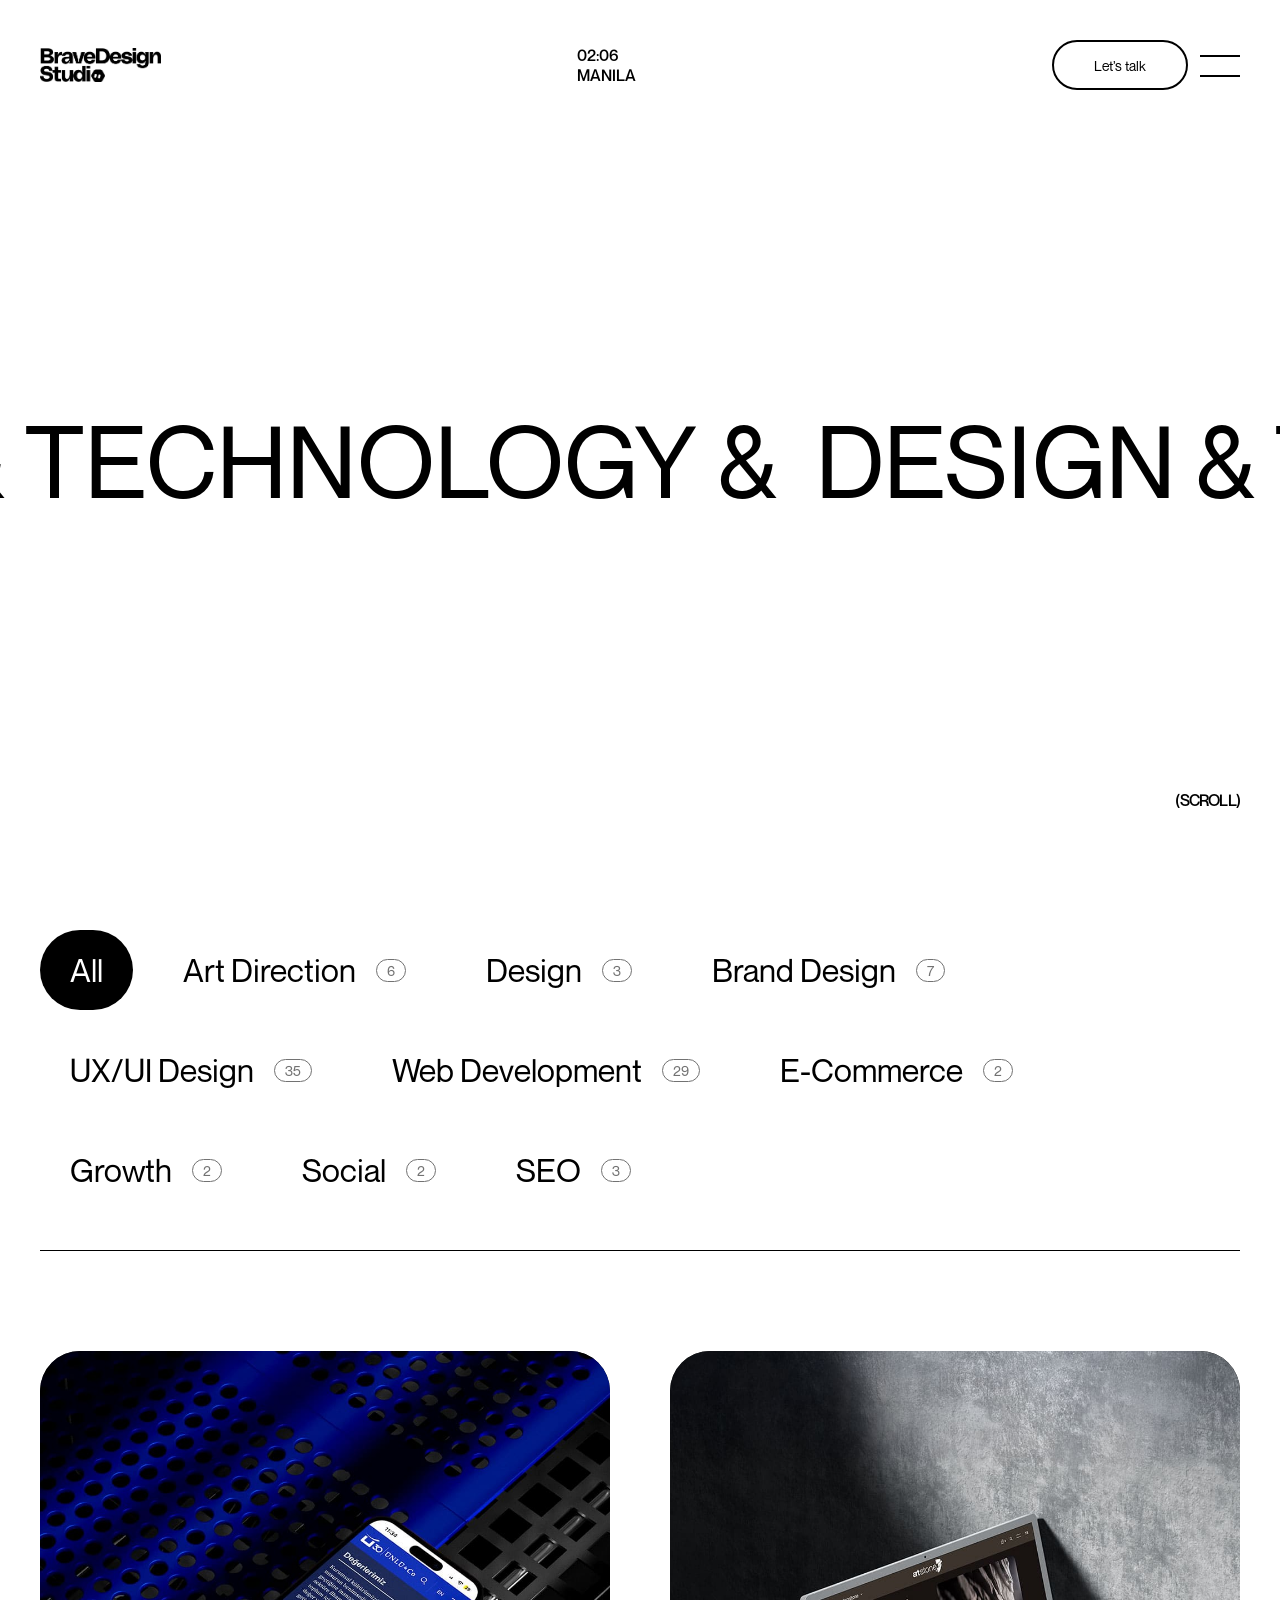
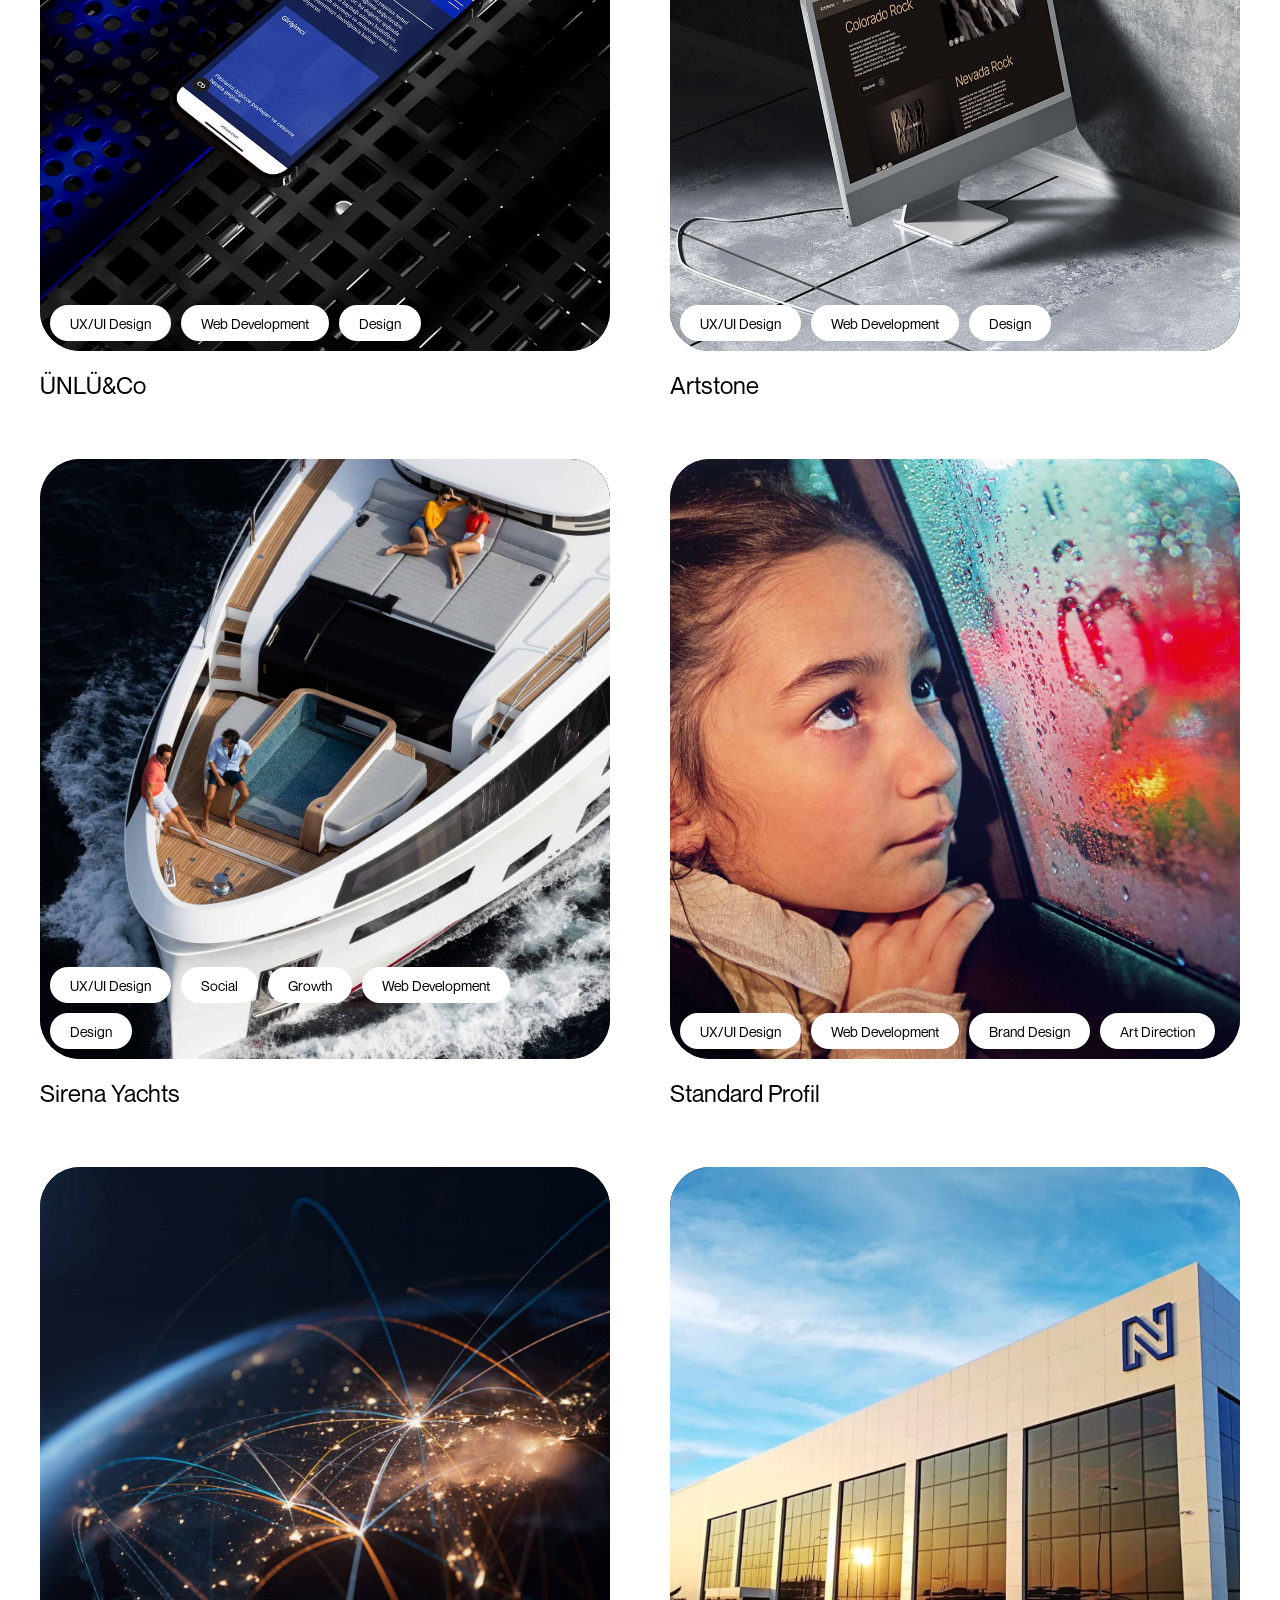
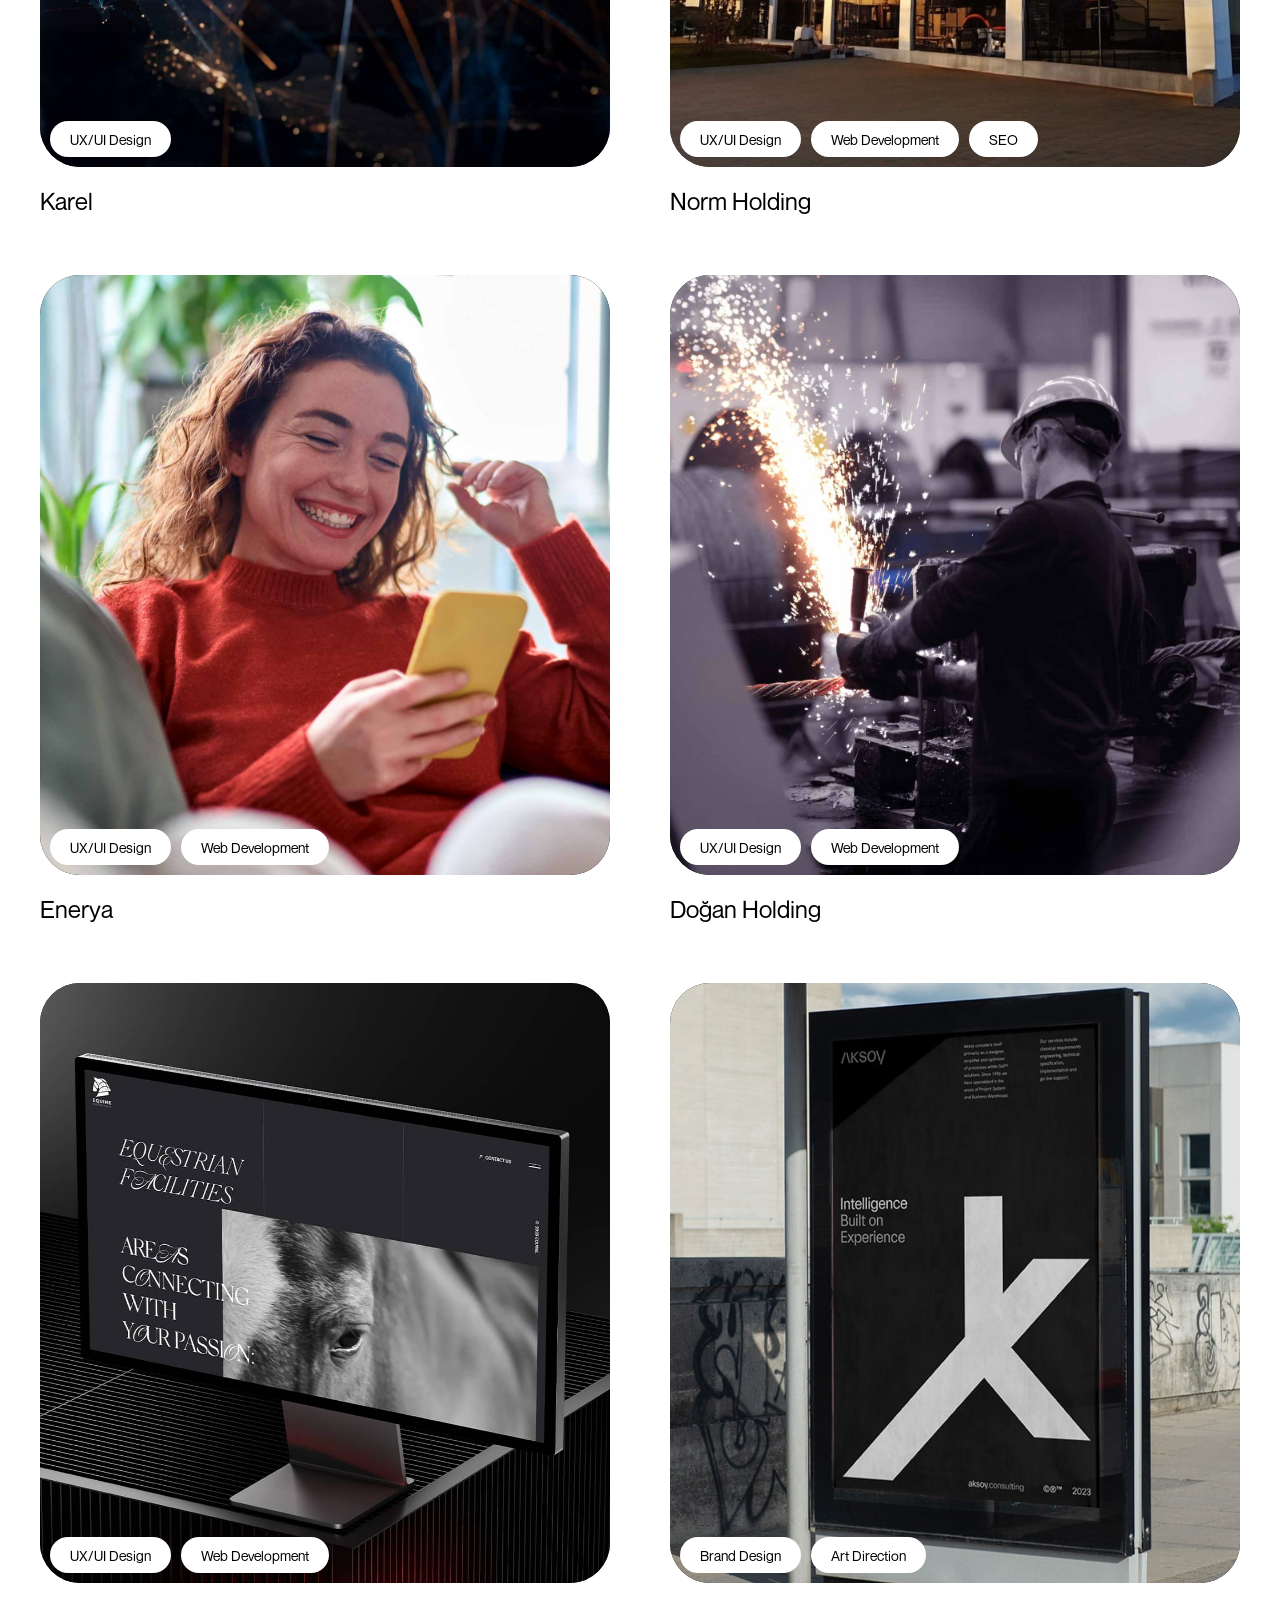
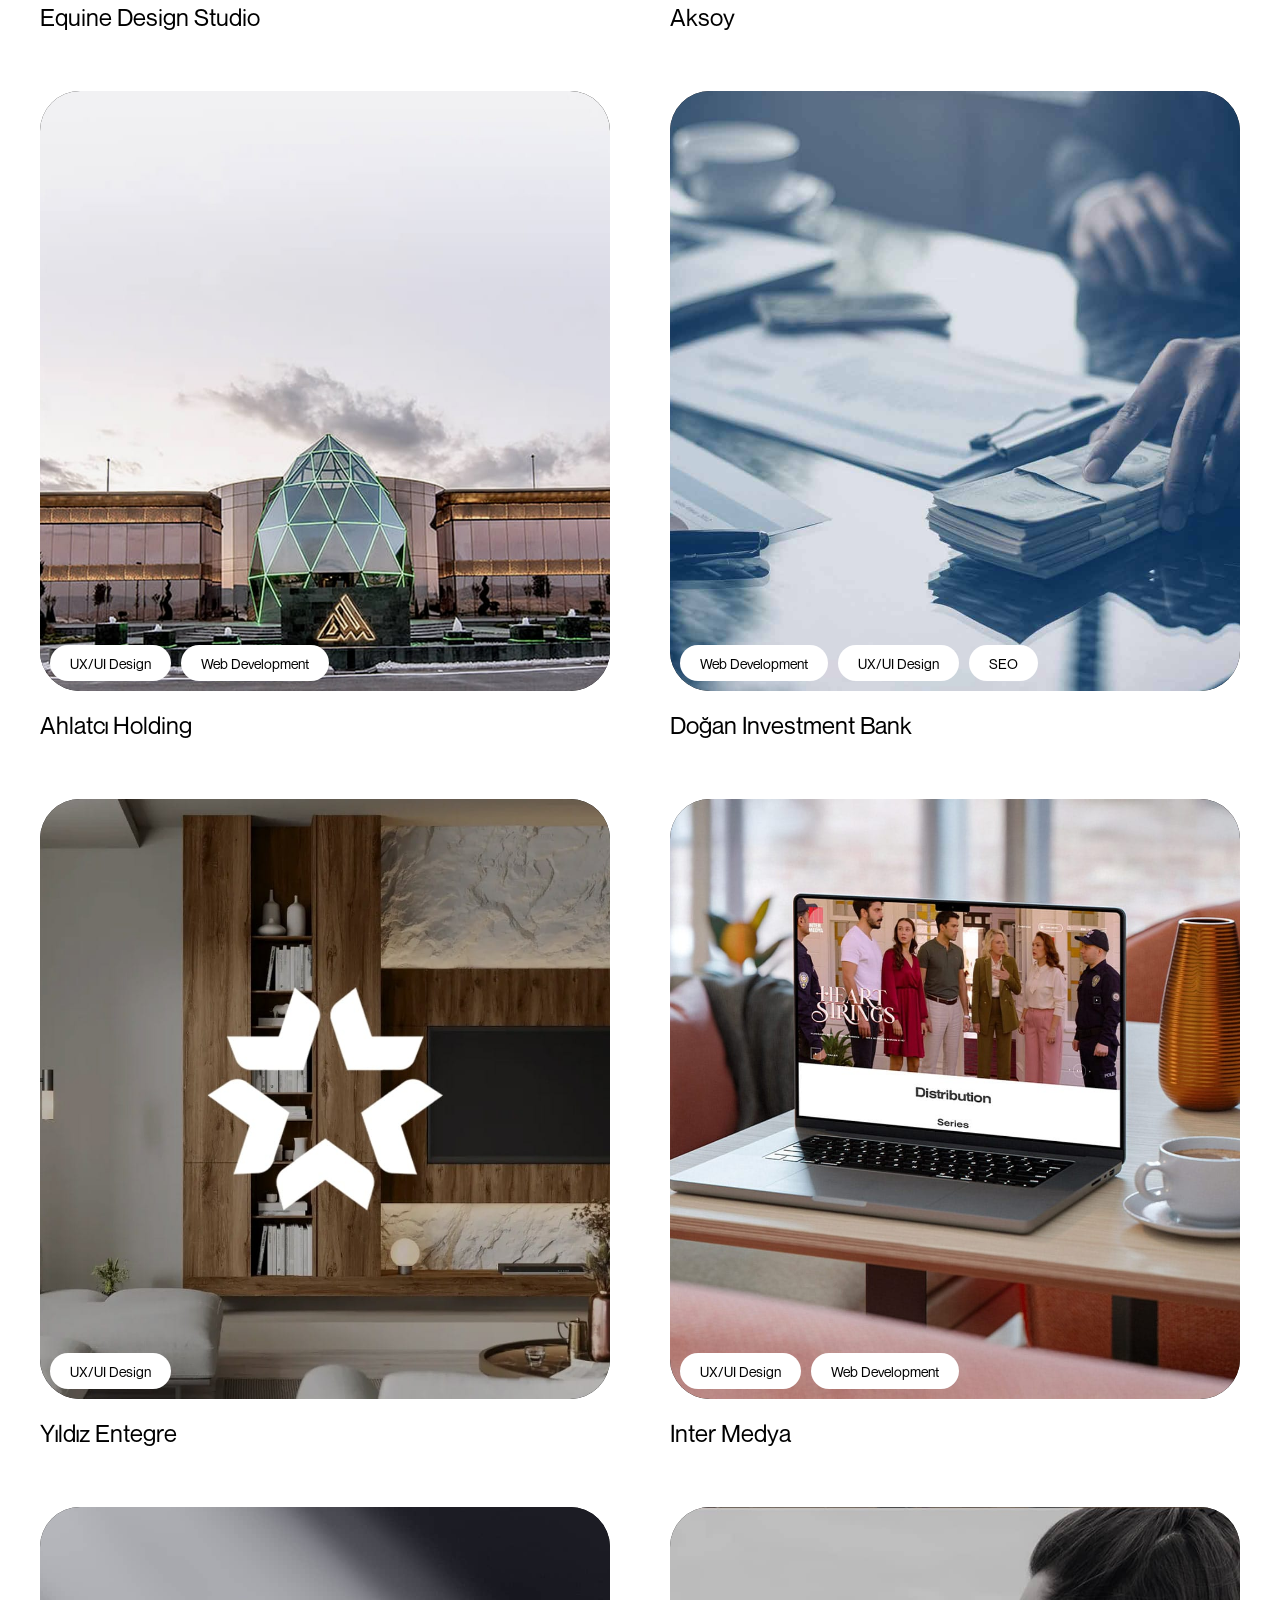
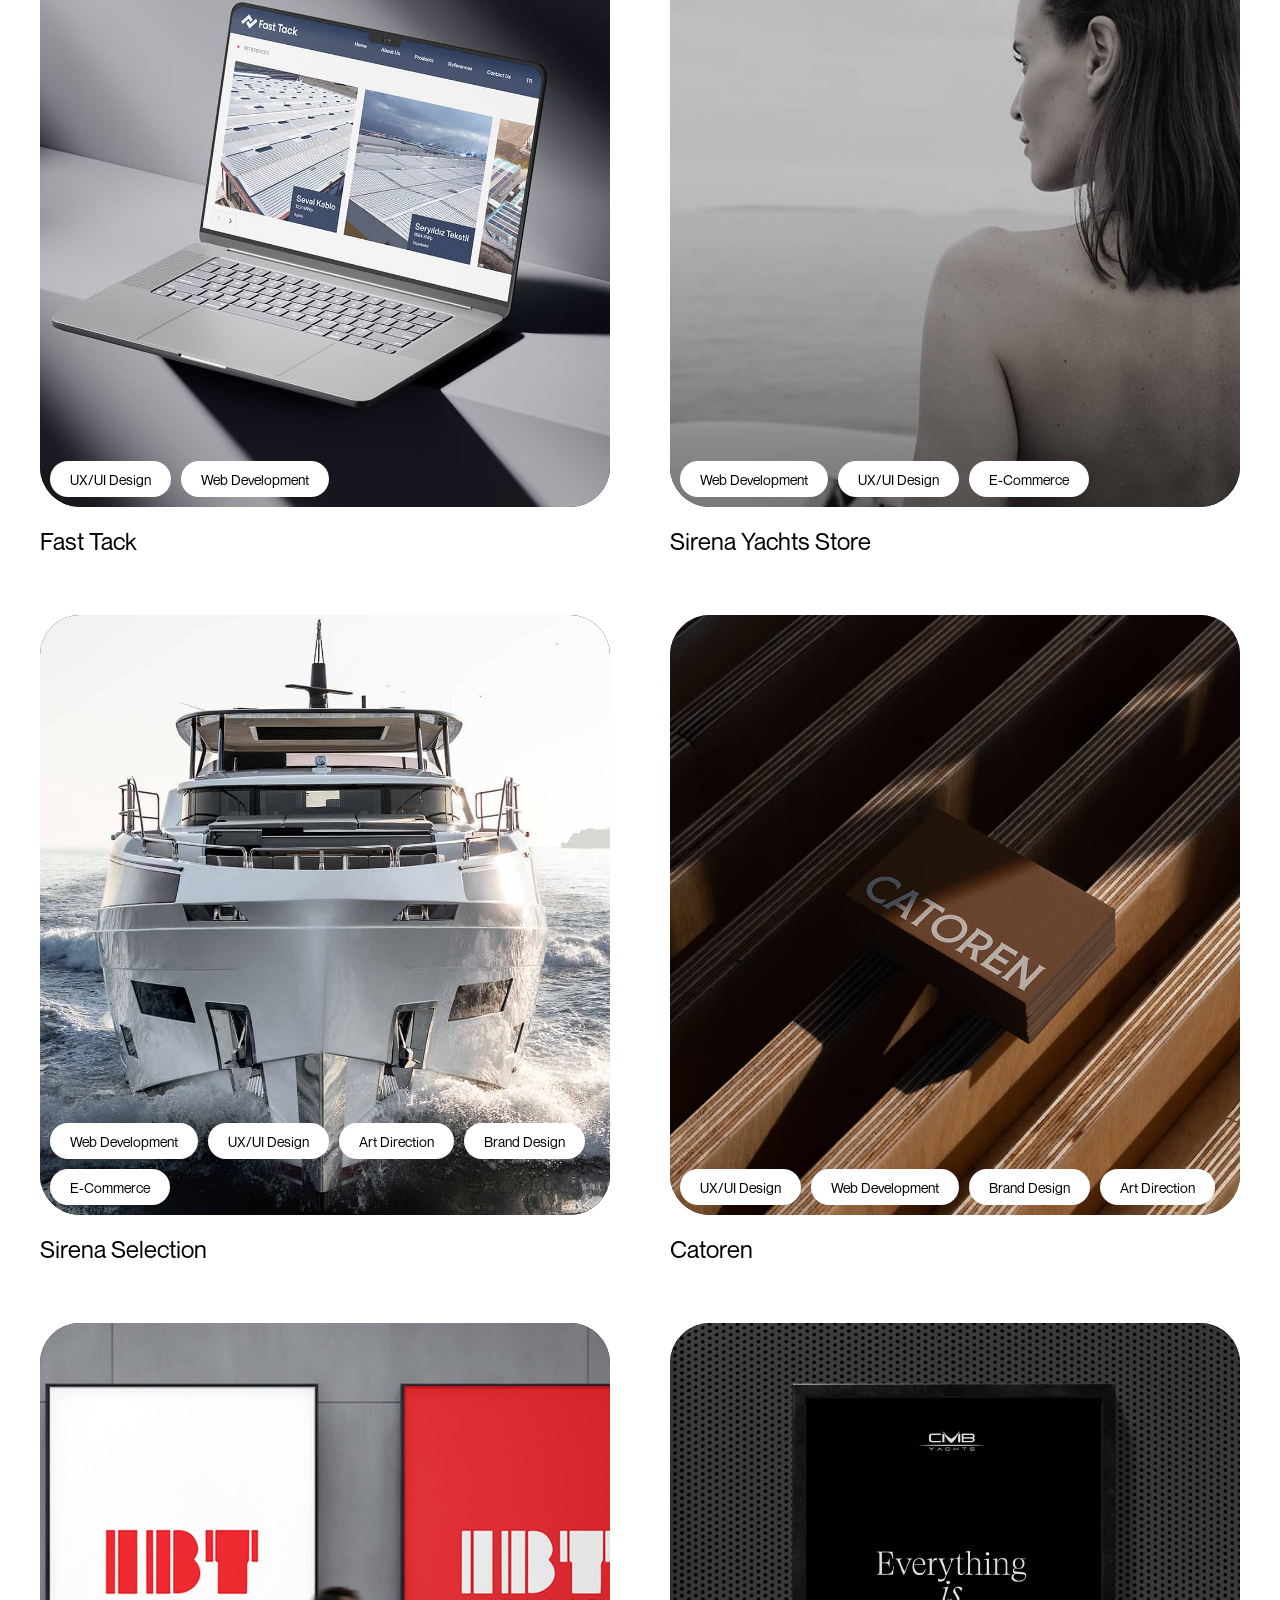
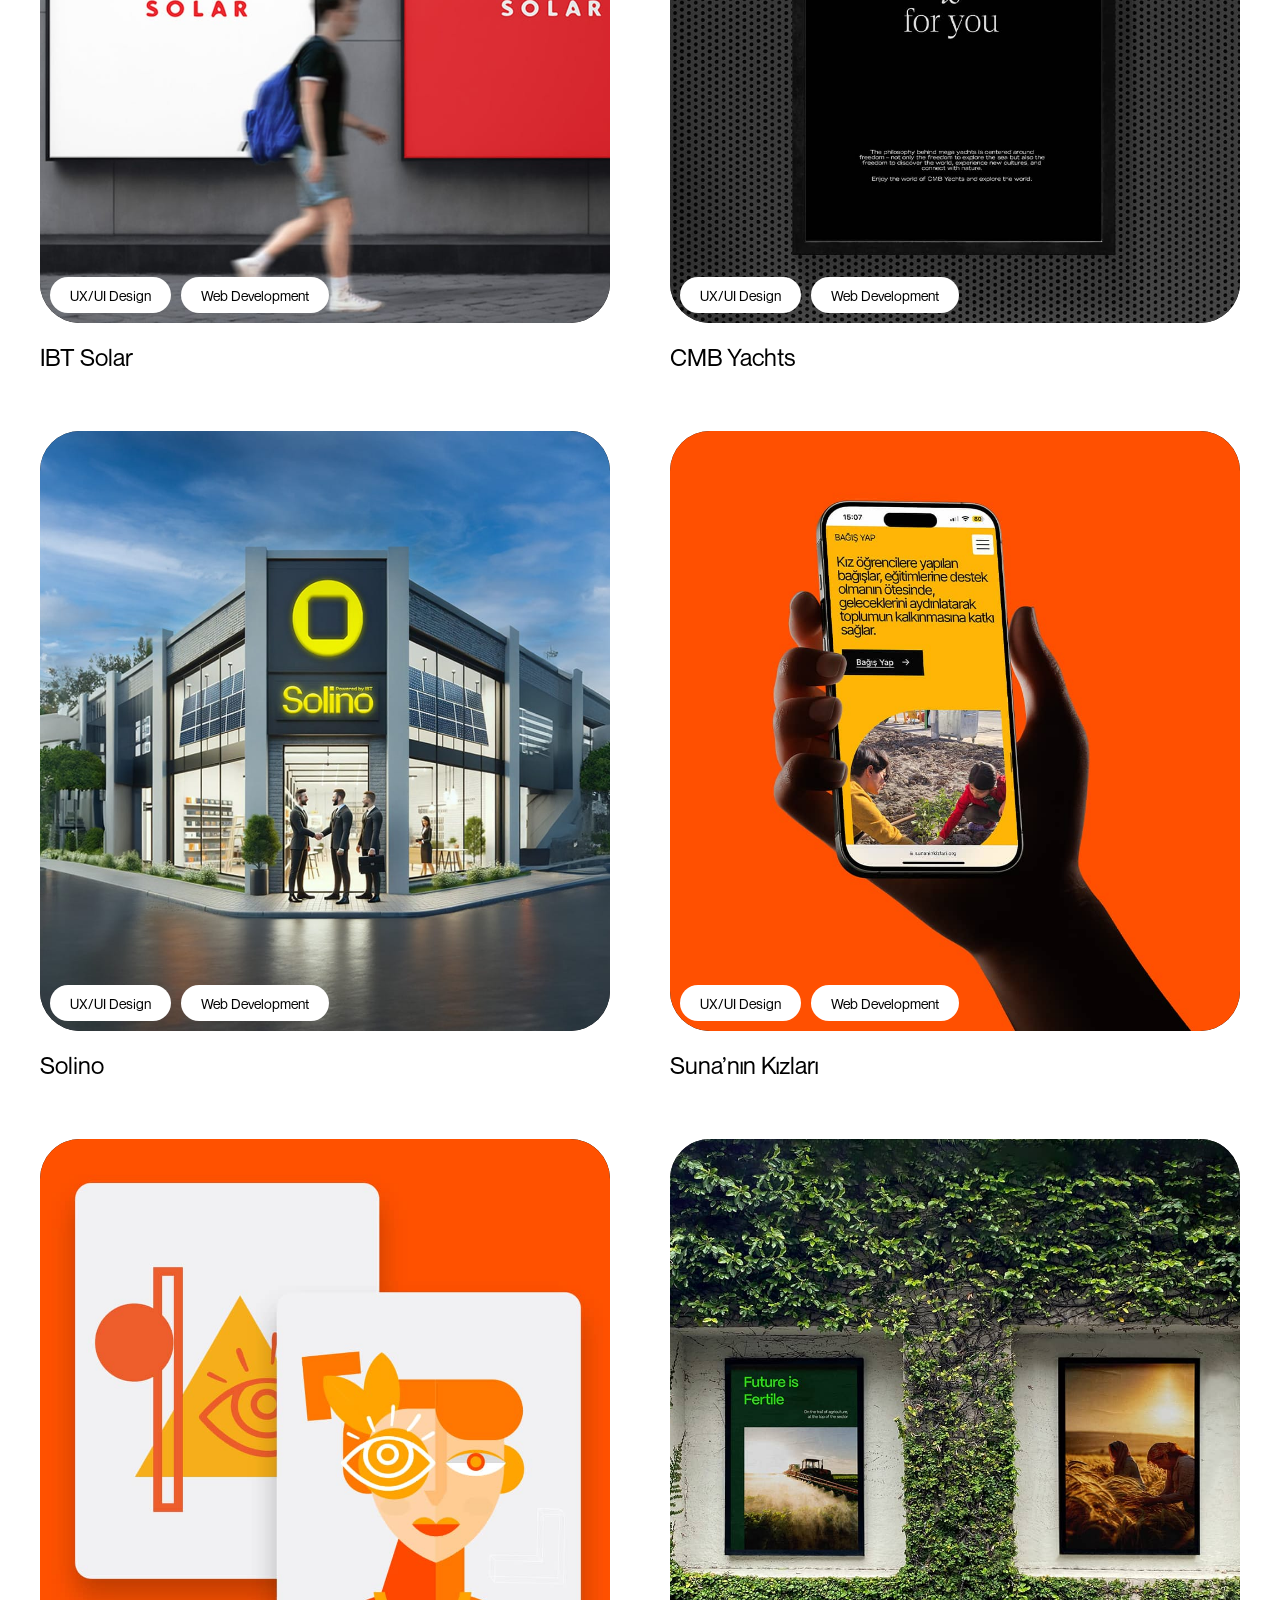
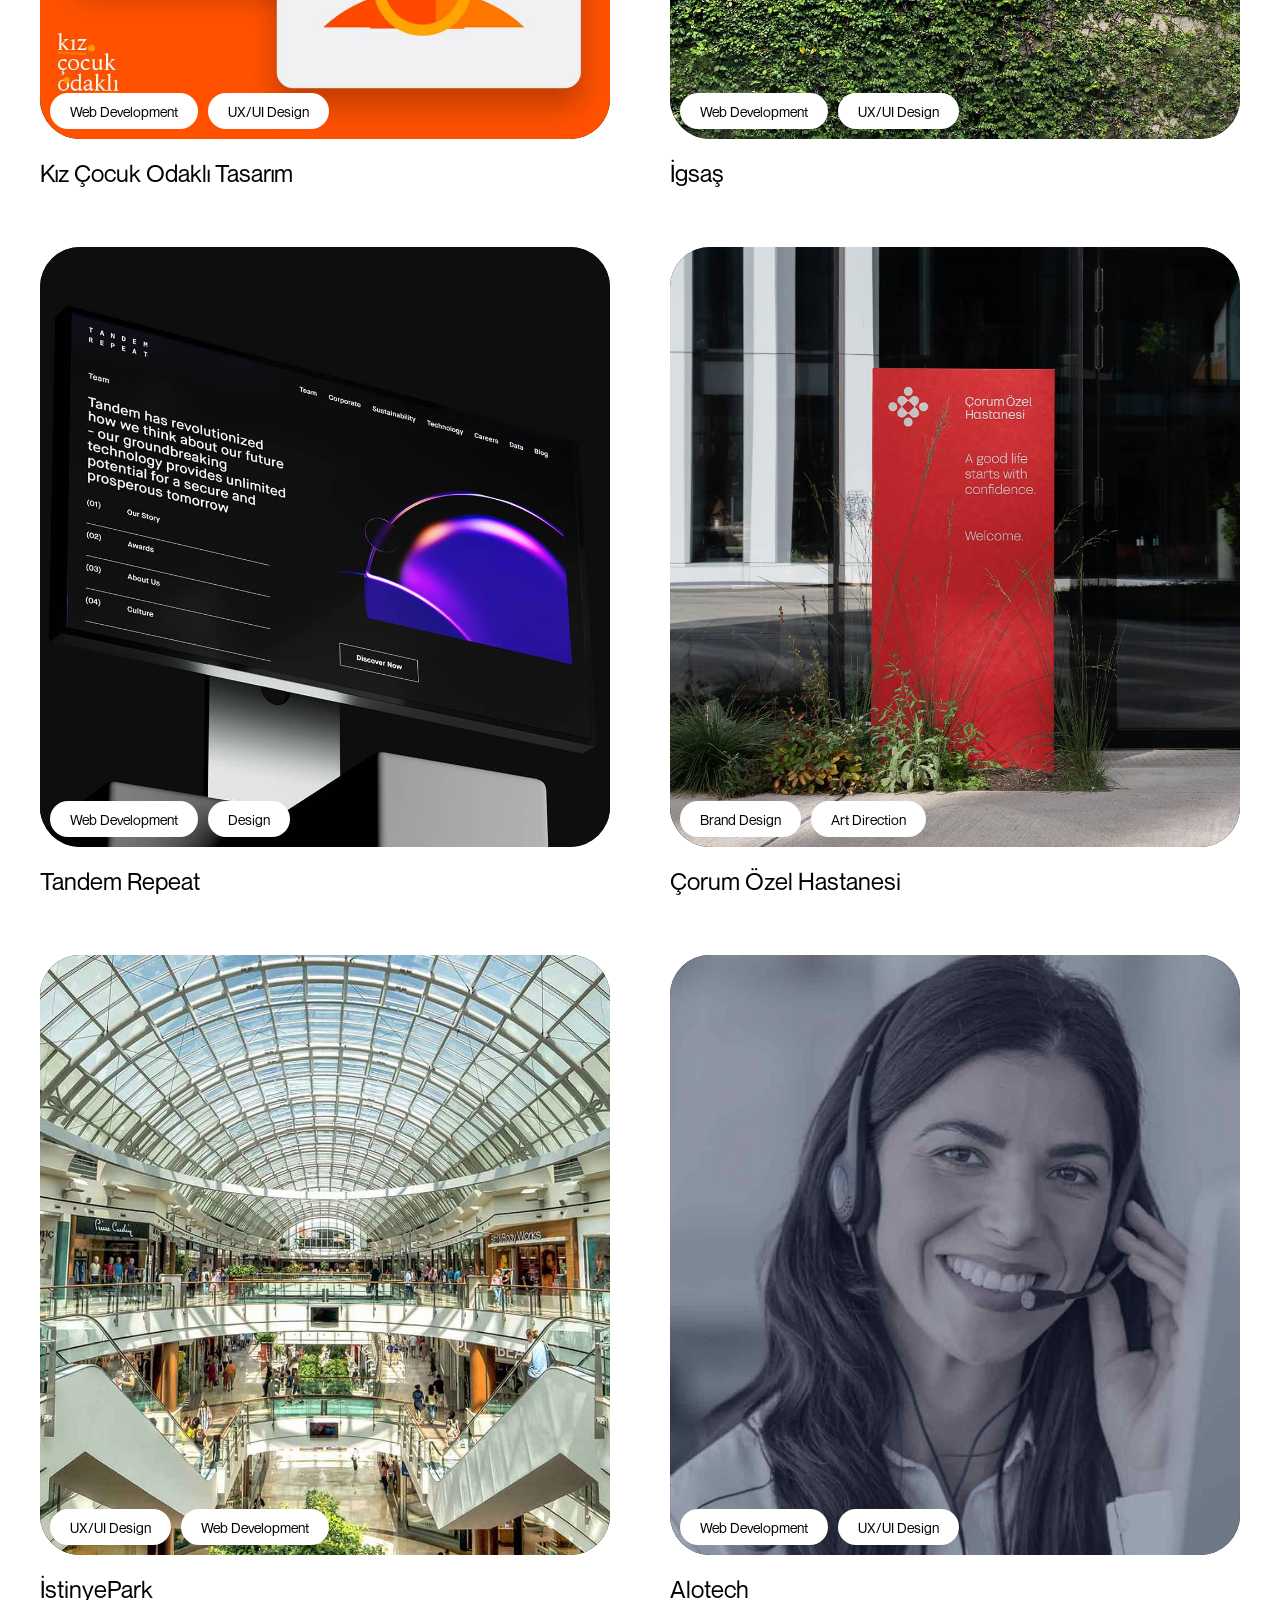
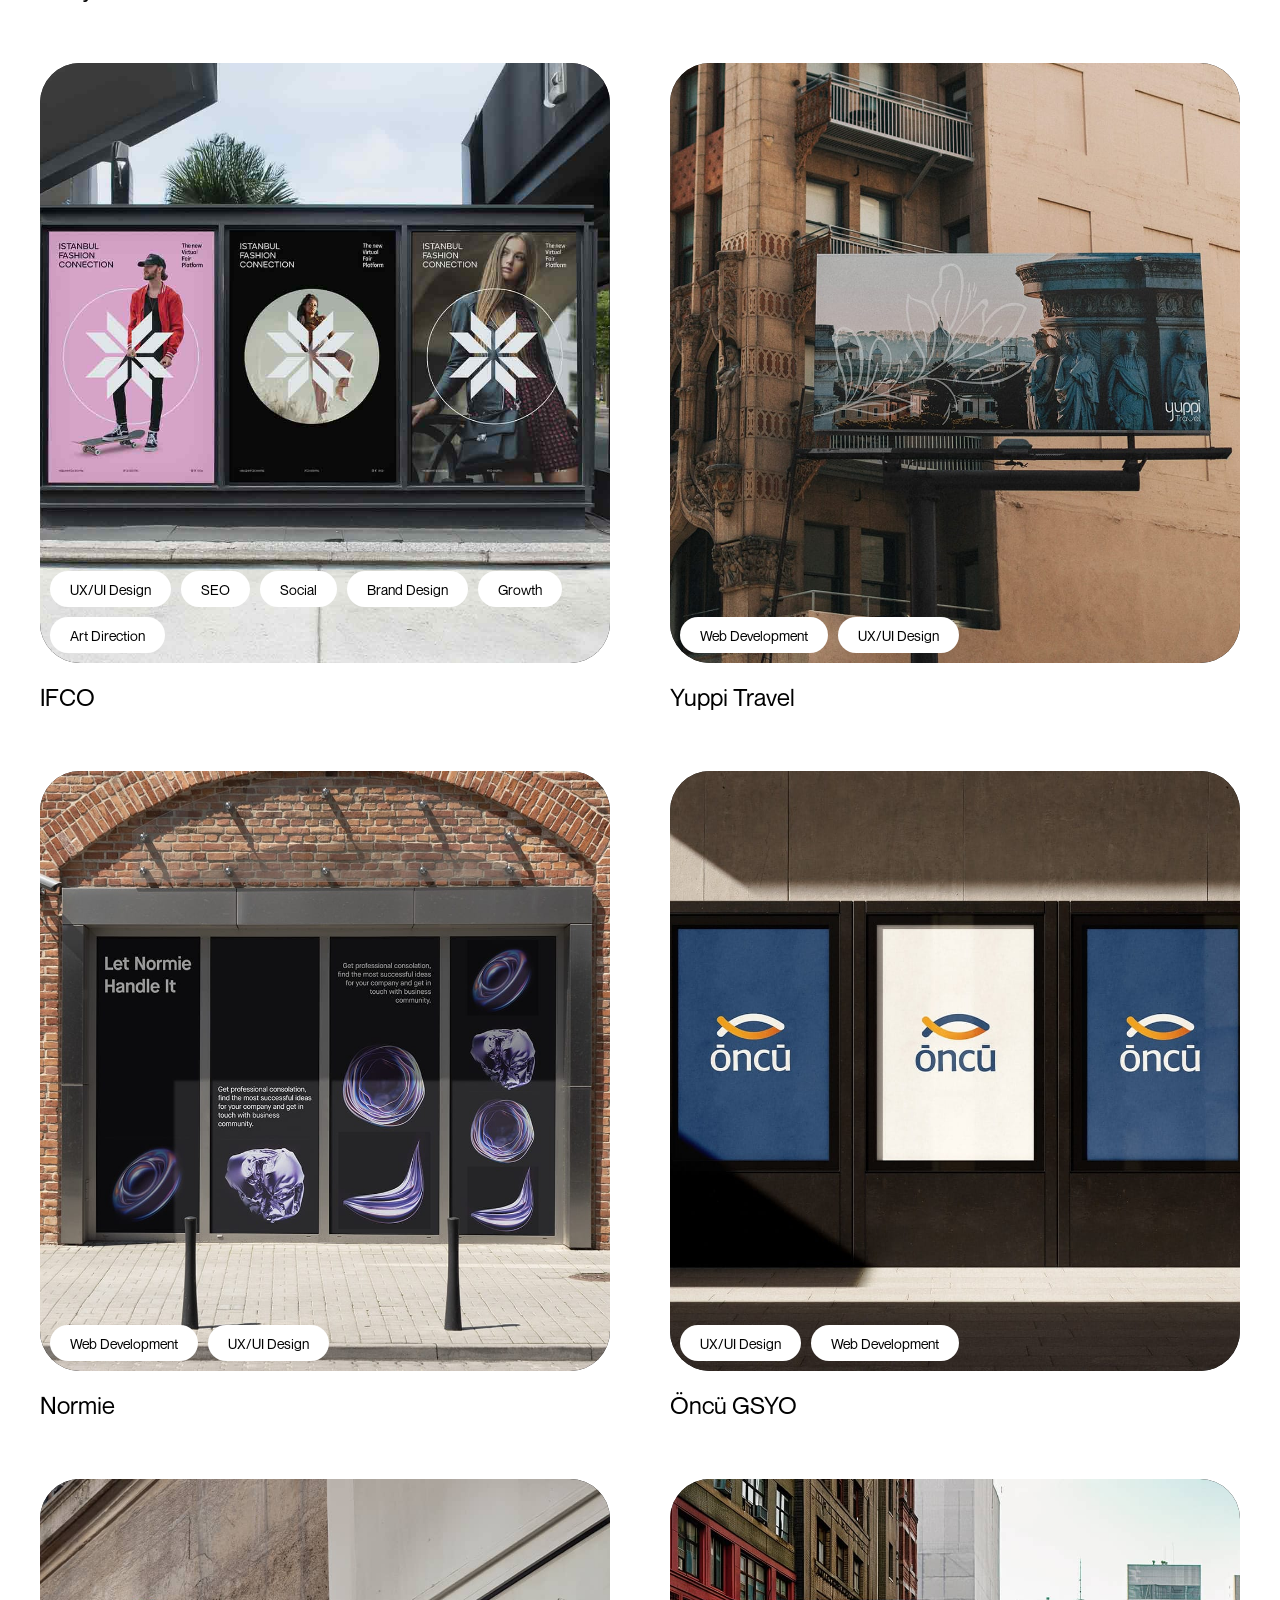
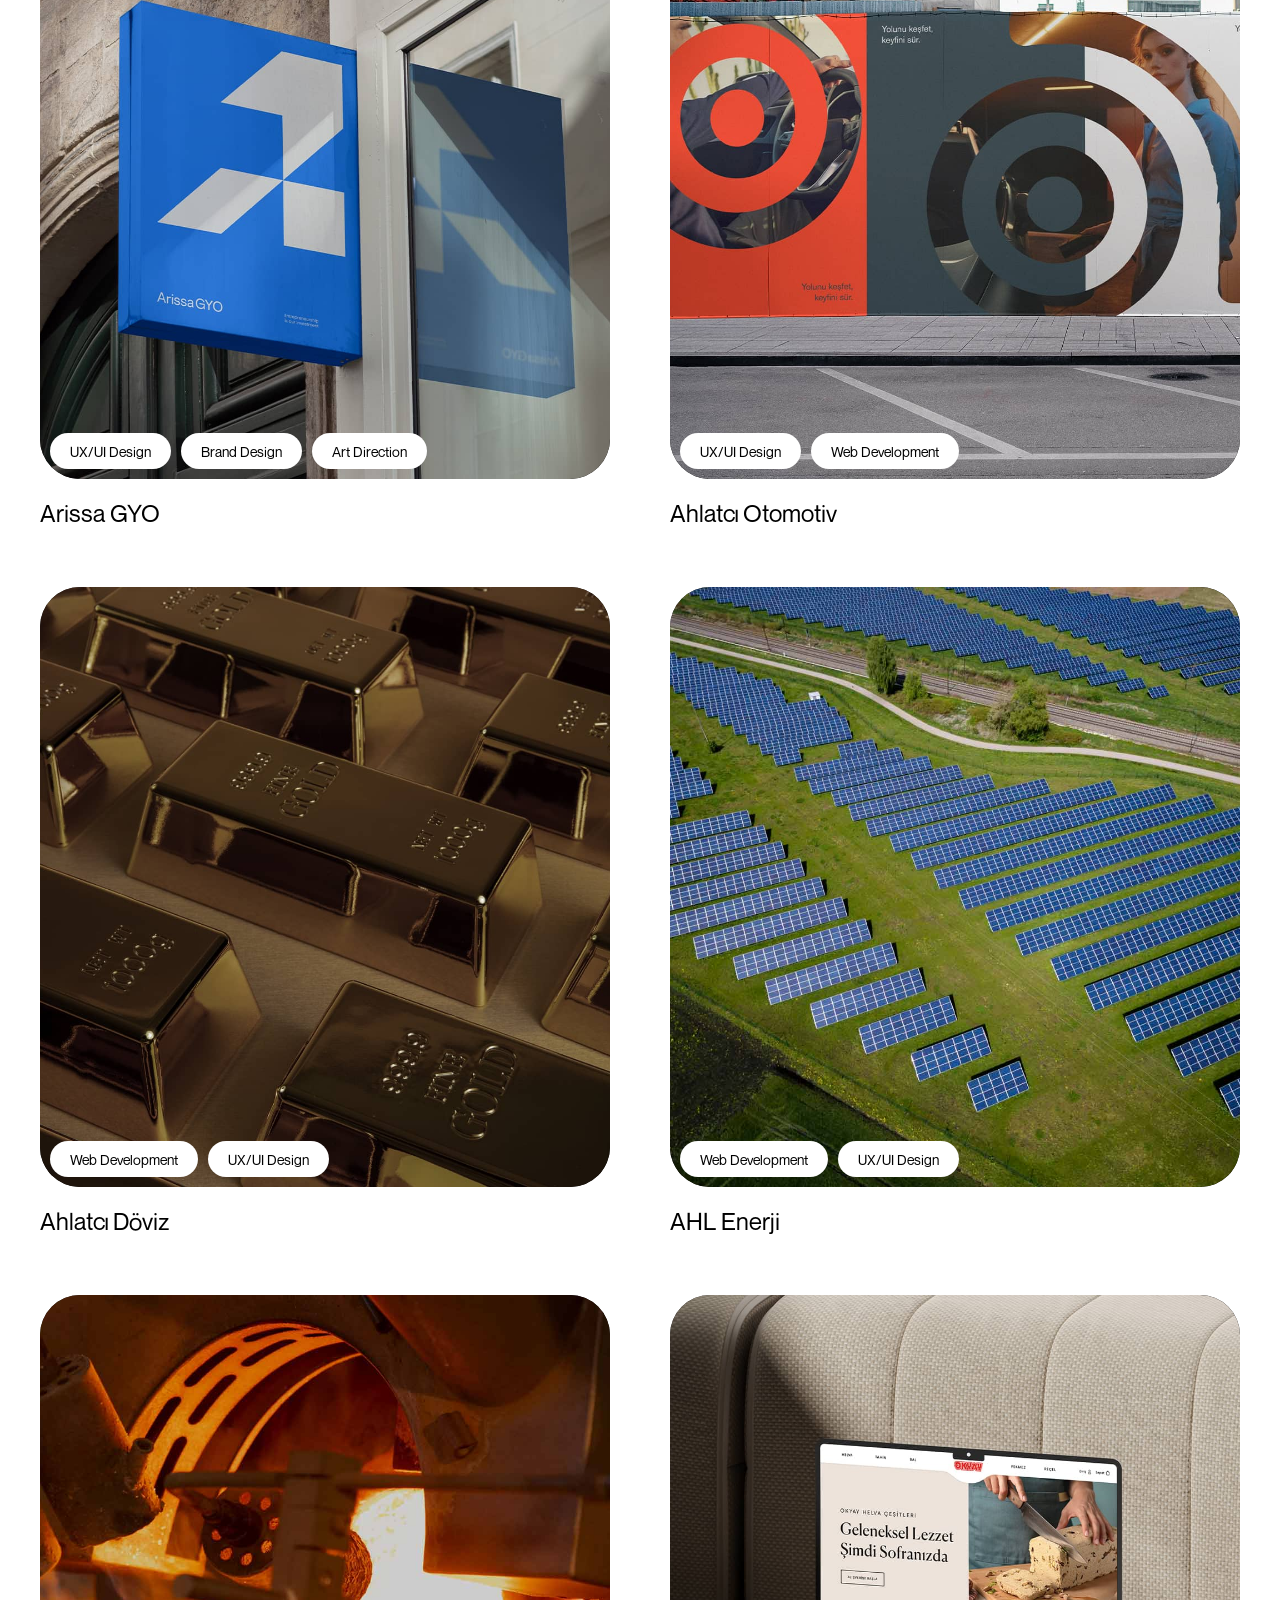
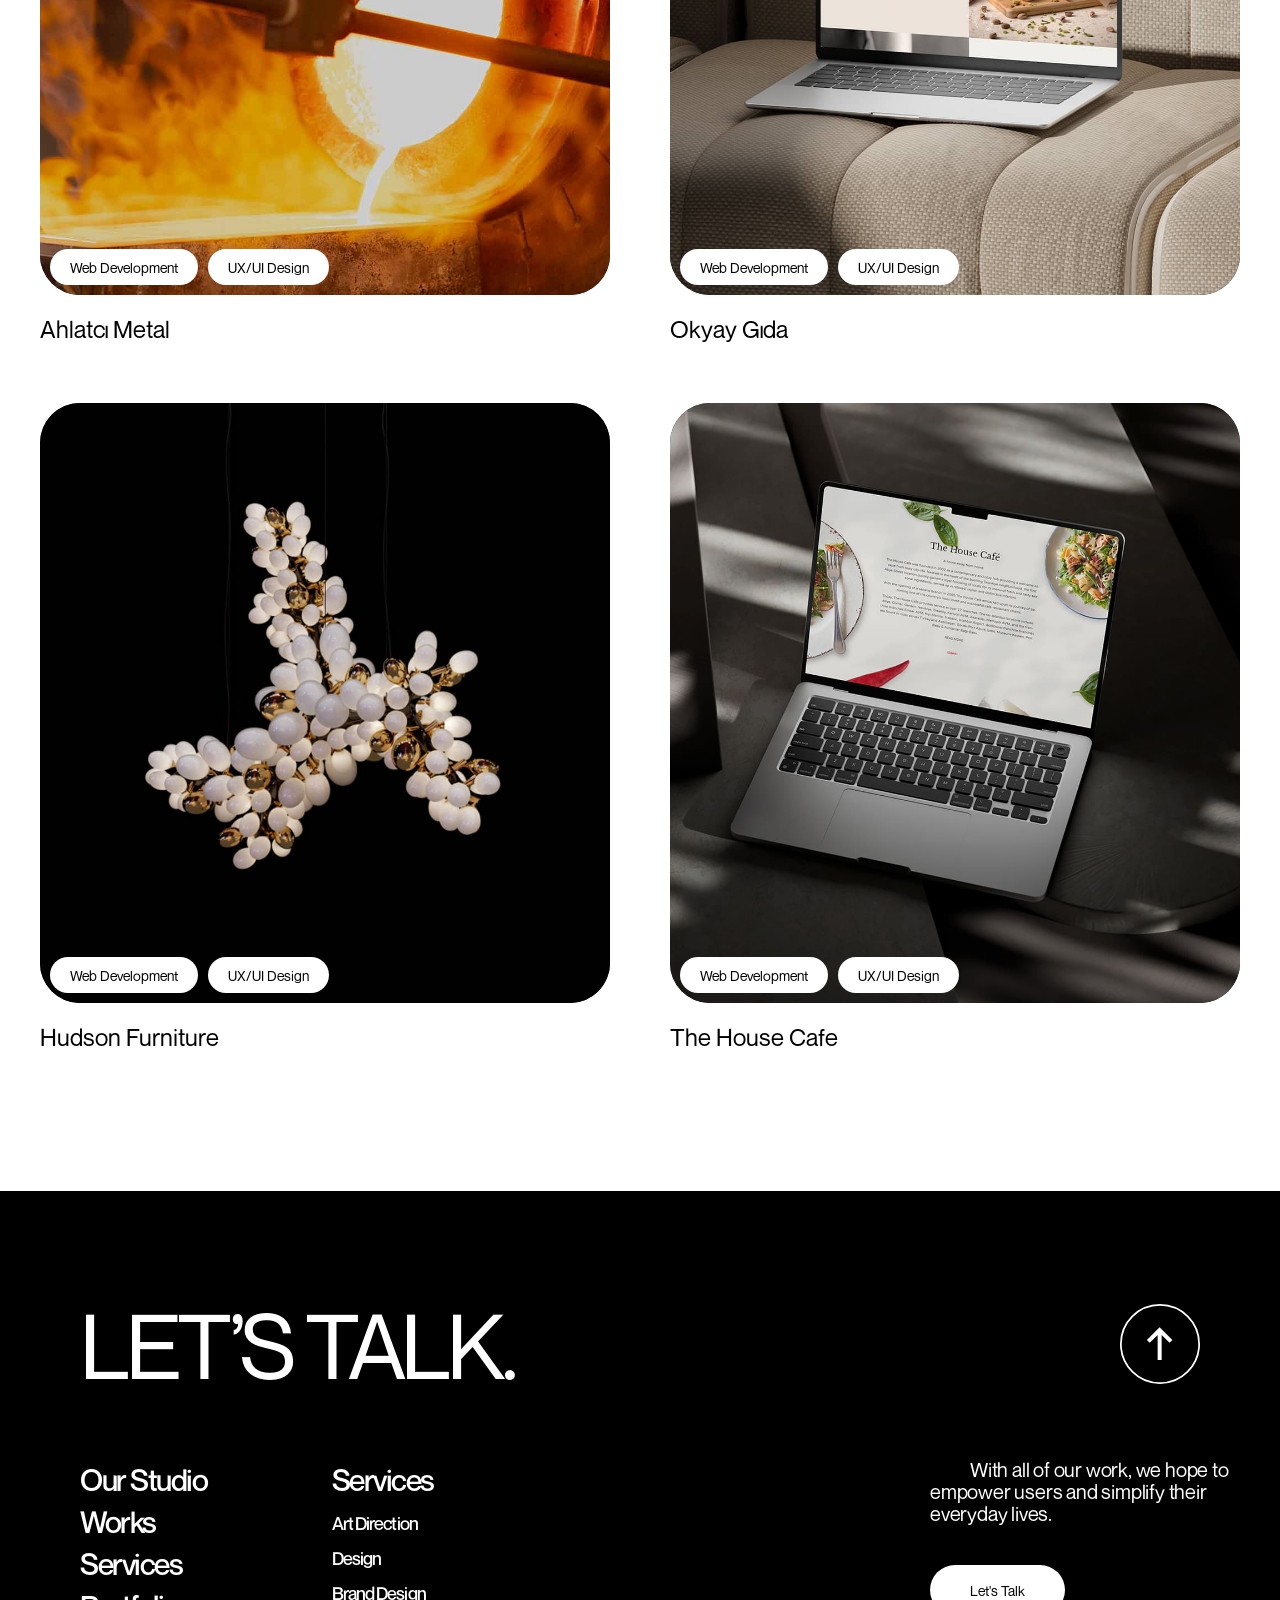
<file: work.html>
<!DOCTYPE html>
<!-- saved from url=(0031)https://super-agency.com/works/ -->
<html lang="en" class="lenis"><head><meta http-equiv="Content-Type" content="text/html; charset=UTF-8">
	
    <meta name="viewport" content="width=device-width, initial-scale=1">
    <link rel="apple-touch-icon" sizes="180x180" href="https://super-agency.com/wp-content/uploads/2025/03/cropped-favicon-180x180.jpg">
    <link rel="icon" type="image/png" sizes="32x32" href="https://super-agency.com/wp-content/uploads/2025/03/cropped-favicon-180x180.jpg">
	<link rel="icon" href="https://super-agency.com/wp-content/uploads/2025/03/cropped-favicon-180x180.jpg" type="image/png">
    <link rel="manifest" href="https://super-agency.com/wp-content/uploads/2025/03/cropped-favicon-180x180.jpg">

    <link href="./assets-work/layout.min.css" rel="stylesheet">
    <link href="./assets-work/lenis.css" rel="stylesheet">
    <link href="./assets-work/swiper-bundle.min.css" rel="stylesheet">
    <script type="text/javascript" async="" src="./assets-work/js"></script><script type="text/javascript" async="" src="./assets-work/analytics.js"></script><script async="" src="./assets-work/gtm.js"></script><script src="./assets-work/jquery.min.js"></script>
    <script src="./assets-work/common.js"></script>
    <script src="./assets-work/moment.min.js"></script>
    <script src="./assets-work/moment-timezone-with-data.min.js"></script>
    <script src="./assets-work/time.js"></script>
    
    	<link rel="alternate" hreflang="x-default" href="work.html">

	<meta name="robots" content="index, follow, max-image-preview:large, max-snippet:-1, max-video-preview:-1">
<link rel="alternate" hreflang="en" href="work.html">
<link rel="alternate" hreflang="de" href="https://super-agency.com/de/unsere-arbeit/">

	<!-- This site is optimized with the Yoast SEO plugin v28.2 - https://yoast.com/product/yoast-seo-wordpress/ -->
	<title>Portfolio | Corporate Web &amp; Brand Design | Brave Design Studio</title>
	<meta name="description" content="Over 100 international awards earned. Every project is a brand transformation story — no templates, no shortcuts, just bespoke digital work.">
	<link rel="canonical" href="work.html">
	<meta property="og:locale" content="en_US">
	<meta property="og:type" content="article">
	<meta property="og:title" content="Portfolio | Corporate Web &amp; Brand Design | Brave Design Studio">
	<meta property="og:description" content="Over 100 international awards earned. Every project is a brand transformation story — no templates, no shortcuts, just bespoke digital work.">
	<meta property="og:url" content="https://super-agency.com/works/">
	<meta property="og:site_name" content="Brave Design Studio">
	<meta property="article:modified_time" content="2026-03-26T14:20:32+00:00">
	<meta property="og:image" content="https://super-agency.com/wp-content/uploads/2025/03/logo_big.png">
	<meta property="og:image:width" content="800">
	<meta property="og:image:height" content="600">
	<meta property="og:image:type" content="image/png">
	<meta name="twitter:card" content="summary_large_image">
	<script type="application/ld+json" class="yoast-schema-graph">{"@context":"https:\/\/schema.org","@graph":[{"@type":"WebPage","@id":"https:\/\/super-agency.com\/works\/","url":"https:\/\/super-agency.com\/works\/","name":"Portfolio | Corporate Web & Brand Design | Brave Design Studio","isPartOf":{"@id":"https:\/\/super-agency.com\/#website"},"datePublished":"2024-08-15T11:33:47+00:00","dateModified":"2026-03-26T14:20:32+00:00","description":"Over 100 international awards earned. Every project is a brand transformation story — no templates, no shortcuts, just bespoke digital work.","breadcrumb":{"@id":"https:\/\/super-agency.com\/works\/#breadcrumb"},"inLanguage":"en-US","potentialAction":[{"@type":"ReadAction","target":["https:\/\/super-agency.com\/works\/"]}]},{"@type":"BreadcrumbList","@id":"https:\/\/super-agency.com\/works\/#breadcrumb","itemListElement":[{"@type":"ListItem","position":1,"name":"Anasayfa","item":"https:\/\/super-agency.com\/"},{"@type":"ListItem","position":2,"name":"Works"}]},{"@type":"WebSite","@id":"https:\/\/super-agency.com\/#website","url":"https:\/\/super-agency.com\/","name":"Brave Design Studio","description":"Your super power for digital experiences","publisher":{"@id":"https:\/\/super-agency.com\/#organization"},"potentialAction":[{"@type":"SearchAction","target":{"@type":"EntryPoint","urlTemplate":"https:\/\/super-agency.com\/?s={search_term_string}"},"query-input":{"@type":"PropertyValueSpecification","valueRequired":true,"valueName":"search_term_string"}}],"inLanguage":"en-US"},{"@type":"Organization","@id":"https:\/\/super-agency.com\/#organization","name":"Brave Design Studio","url":"https:\/\/super-agency.com\/","logo":{"@type":"ImageObject","inLanguage":"en-US","@id":"https:\/\/super-agency.com\/#\/schema\/logo\/image\/","url":"https:\/\/super-agency.com\/wp-content\/uploads\/2025\/03\/logo_big.png","contentUrl":"https:\/\/super-agency.com\/wp-content\/uploads\/2025\/03\/logo_big.png","width":800,"height":600,"caption":"Brave Design Studio"},"image":{"@id":"https:\/\/super-agency.com\/#\/schema\/logo\/image\/"},"sameAs":["https:\/\/www.linkedin.com\/company\/superagency-istanbul\/","https:\/\/www.instagram.com\/superagency.creative\/"]}]}</script>
	<!-- / Yoast SEO plugin. -->


<style id="wp-img-auto-sizes-contain-inline-css">
img:is([sizes=auto i],[sizes^="auto," i]){contain-intrinsic-size:3000px 1500px}
/*# sourceURL=wp-img-auto-sizes-contain-inline-css */
</style>

<style id="classic-theme-styles-inline-css">
/*! This file is auto-generated */
.wp-block-button__link{color:#fff;background-color:#32373c;border-radius:9999px;box-shadow:none;text-decoration:none;padding:calc(.667em + 2px) calc(1.333em + 2px);font-size:1.125em}.wp-block-file__button{background:#32373c;color:#fff;text-decoration:none}
/*# sourceURL=/wp-includes/css/classic-themes.min.css */
</style>

<link rel="stylesheet" id="blankslate-style-css" href="./assets-work/style.css" media="all">
<meta name="generator" content="WPML ver:4.4.12 stt:1,3;">

		<!-- CPT UI Extended Customizer CSS -->
		<style type="text/css" id="cpt-ui-extended-css">
																										</style>
		<!-- /CPT UI Extended Customizer CSS -->

		<link rel="icon" href="https://super-agency.com/wp-content/uploads/2025/03/cropped-favicon-32x32.jpg" sizes="32x32">
<link rel="icon" href="https://super-agency.com/wp-content/uploads/2025/03/cropped-favicon-192x192.jpg" sizes="192x192">
<link rel="apple-touch-icon" href="https://super-agency.com/wp-content/uploads/2025/03/cropped-favicon-180x180.jpg">
<meta name="msapplication-TileImage" content="https://super-agency.com/wp-content/uploads/2025/03/cropped-favicon-270x270.jpg">
	
		
	<!-- Google Tag Manager -->
	<script>(function(w,d,s,l,i){w[l]=w[l]||[];w[l].push({'gtm.start':
	new Date().getTime(),event:'gtm.js'});var f=d.getElementsByTagName(s)[0],
	j=d.createElement(s),dl=l!='dataLayer'?'&l='+l:'';j.async=true;j.src=
	'https://www.googletagmanager.com/gtm.js?id='+i+dl;f.parentNode.insertBefore(j,f);
	})(window,document,'script','dataLayer','GTM-PHJW3L4');</script>
	<!-- End Google Tag Manager -->
    
<link rel="stylesheet" href="./nav-fourmula.css">
</head>
<body id="" class="wp-singular page-template page-template-page-templates page-template-works page-template-page-templatesworks-php page page-id-21 wp-embed-responsive wp-theme-super-new" >
	
	<!-- Google Tag Manager (noscript) -->
	<noscript><iframe src="https://www.googletagmanager.com/ns.html?id=GTM-PHJW3L4"
	height="0" width="0" style="display:none;"></iframe></noscript>
	<!-- End Google Tag Manager (noscript) -->

	<!--
	<div class="modalbox">
        <div class="modalbox-content">
            <div class="head">
                <div class="title">
                    Let’s Talk
                </div>
                <a href="javascript:;" class="modalboxClose">
                    <svg width="20" height="20" viewBox="0 0 20 20" fill="none" xmlns="http://www.w3.org/2000/svg">
                        <rect x="0.807617" y="17.7782" width="24" height="2" rx="1" transform="rotate(-45 0.807617 17.7782)" fill="#767676"/>
                        <rect x="2.22183" y="0.807617" width="24" height="2" rx="1" transform="rotate(45 2.22183 0.807617)" fill="#767676"/>
                    </svg> 
                </a>
            </div>
            <div class="modal-content">
                <div class="content-form fadeUp">
                    <div class="head">
                        <div class="mail-address">
                            <span>
                                To:
                            </span>
                            <div class="mail">
                                hello@super-agency.com
                            </div>
                        </div>
                        <img src="/assets/images/icon/lets-talkpng.png">
                    </div>
                    <form>
                        <div class="form-item">
                            <input type="text" class="write" placeholder></input>
                            <label class="title">Name</label>
                        </div>
                        <div class="form-item">
                            <input type="text" class="write" placeholder></input>
                            <label class="title">Email address</label>
                        </div>
                        <div class="form-item">
                            <input type="text" class="write" placeholder></input>
                            <label class="title">Company</label>
                        </div>
                        <div class="form-item">
                            <input type="text" class="write" placeholder></input>
                            <label class="title">Tell us about your project</label>
                        </div>
                        <div class="form-item">
                            <button class="button primary">
                                Send Now
                            </button>
                        </div>
                    </form>
                </div>
            </div>
        </div>
    </div>
	-->
    
    
	
	<div class="overlay" ></div><header>
        <a class="logo" href="index.html">
            <img class="logo-icon-dark" src="./brand/bds-logo-dark.png" alt="Brave Design Studio">
            <img class="logo-icon-light" src="./brand/bds-logo-light.png" alt="Brave Design Studio">
            <img class="logo-word-dark" src="./brand/bds-wordmark-dark.png" alt="Brave Design Studio">
            <img class="logo-word-light" src="./brand/bds-wordmark-light.png" alt="Brave Design Studio">
        </a>
        <div class="time-zone-items" style="color: rgb(0, 0, 0);">
            <div class="item">
                <span class="time" id="time-manila">10:40</span>
                <span class="location">MANILA</span>
            </div>
        </div>
        <div class="right">
							<a class="button border dark" href="https://super-agency.com/contact" style="border-color: rgb(0, 0, 0); color: rgb(0, 0, 0);">Let’s talk</a>
            <div class="menu-button menu-open">
                <div class="lines">
                    <div class="line"></div>
                    <div class="line"></div>
                </div>
            </div>
        </div>
    </header>

			<div class="menu-content">
	<div class="menu">
		<ul>
			<li>
				<a class="link transparent light line-animated" href="work.html" >
					Our Work
				</a>
			</li>
			<li>
				<a class="link transparent light line-animated" href="services.html" >
					Services
				</a>
			</li>
			<li>
				<a class="link transparent light line-animated" href="our-studio.html" >
					About
				</a>
			</li>
			<li>
				<a class="link transparent light line-animated" href="portfolio.html" >
					Portfolio
				</a>
			</li>
			<li>
				<a class="link transparent light line-animated" href="https://super-agency.com/awards" >
					Awards
				</a>
			</li>
			<li>
				<a class="link transparent light line-animated" href="https://super-agency.com/blog" >
					Blog
				</a>
			</li>
			<li>
				<a class="link transparent light line-animated" href="https://super-agency.com/contact" >
					Contact
				</a>
			</li>
		</ul>
	</div>
	<div class="bottom">
		<ul class="social">
			<li>
				<a href="https://www.linkedin.com/company/superagency-istanbul/" target="_blank" >
					<svg xmlns="http://www.w3.org/2000/svg" viewBox="0 0 24 24" fill="currentColor"><path d="M6.94048 4.99993C6.94011 5.81424 6.44608 6.54702 5.69134 6.85273C4.9366 7.15845 4.07187 6.97605 3.5049 6.39155C2.93793 5.80704 2.78195 4.93715 3.1105 4.19207C3.43906 3.44699 4.18654 2.9755 5.00048 2.99993C6.08155 3.03238 6.94097 3.91837 6.94048 4.99993ZM7.00048 8.47993H3.00048V20.9999H7.00048V8.47993ZM13.3205 8.47993H9.34048V20.9999H13.2805V14.4299C13.2805 10.7699 18.0505 10.4299 18.0505 14.4299V20.9999H22.0005V13.0699C22.0005 6.89993 14.9405 7.12993 13.2805 10.1599L13.3205 8.47993Z"></path></svg>
				</a>
			</li>
			<li>
				<a href="https://www.instagram.com/superagency.creative/" target="_blank" >
<svg xmlns="http://www.w3.org/2000/svg" viewBox="0 0 24 24" fill="currentColor"><path d="M12.001 9C10.3436 9 9.00098 10.3431 9.00098 12C9.00098 13.6573 10.3441 15 12.001 15C13.6583 15 15.001 13.6569 15.001 12C15.001 10.3427 13.6579 9 12.001 9ZM12.001 7C14.7614 7 17.001 9.2371 17.001 12C17.001 14.7605 14.7639 17 12.001 17C9.24051 17 7.00098 14.7629 7.00098 12C7.00098 9.23953 9.23808 7 12.001 7ZM18.501 6.74915C18.501 7.43926 17.9402 7.99917 17.251 7.99917C16.5609 7.99917 16.001 7.4384 16.001 6.74915C16.001 6.0599 16.5617 5.5 17.251 5.5C17.9393 5.49913 18.501 6.0599 18.501 6.74915ZM12.001 4C9.5265 4 9.12318 4.00655 7.97227 4.0578C7.18815 4.09461 6.66253 4.20007 6.17416 4.38967C5.74016 4.55799 5.42709 4.75898 5.09352 5.09255C4.75867 5.4274 4.55804 5.73963 4.3904 6.17383C4.20036 6.66332 4.09493 7.18811 4.05878 7.97115C4.00703 9.0752 4.00098 9.46105 4.00098 12C4.00098 14.4745 4.00753 14.8778 4.05877 16.0286C4.0956 16.8124 4.2012 17.3388 4.39034 17.826C4.5591 18.2606 4.7605 18.5744 5.09246 18.9064C5.42863 19.2421 5.74179 19.4434 6.17187 19.6094C6.66619 19.8005 7.19148 19.9061 7.97212 19.9422C9.07618 19.9939 9.46203 20 12.001 20C14.4755 20 14.8788 19.9934 16.0296 19.9422C16.8117 19.9055 17.3385 19.7996 17.827 19.6106C18.2604 19.4423 18.5752 19.2402 18.9074 18.9085C19.2436 18.5718 19.4445 18.2594 19.6107 17.8283C19.8013 17.3358 19.9071 16.8098 19.9432 16.0289C19.9949 14.9248 20.001 14.5389 20.001 12C20.001 9.52552 19.9944 9.12221 19.9432 7.97137C19.9064 7.18906 19.8005 6.66149 19.6113 6.17318C19.4434 5.74038 19.2417 5.42635 18.9084 5.09255C18.573 4.75715 18.2616 4.55693 17.8271 4.38942C17.338 4.19954 16.8124 4.09396 16.0298 4.05781C14.9258 4.00605 14.5399 4 12.001 4ZM12.001 2C14.7176 2 15.0568 2.01 16.1235 2.06C17.1876 2.10917 17.9135 2.2775 18.551 2.525C19.2101 2.77917 19.7668 3.1225 20.3226 3.67833C20.8776 4.23417 21.221 4.7925 21.476 5.45C21.7226 6.08667 21.891 6.81333 21.941 7.8775C21.9885 8.94417 22.001 9.28333 22.001 12C22.001 14.7167 21.991 15.0558 21.941 16.1225C21.8918 17.1867 21.7226 17.9125 21.476 18.55C21.2218 19.2092 20.8776 19.7658 20.3226 20.3217C19.7668 20.8767 19.2076 21.22 18.551 21.475C17.9135 21.7217 17.1876 21.89 16.1235 21.94C15.0568 21.9875 14.7176 22 12.001 22C9.28431 22 8.94514 21.99 7.87848 21.94C6.81431 21.8908 6.08931 21.7217 5.45098 21.475C4.79264 21.2208 4.23514 20.8767 3.67931 20.3217C3.12348 19.7658 2.78098 19.2067 2.52598 18.55C2.27848 17.9125 2.11098 17.1867 2.06098 16.1225C2.01348 15.0558 2.00098 14.7167 2.00098 12C2.00098 9.28333 2.01098 8.94417 2.06098 7.8775C2.11014 6.8125 2.27848 6.0875 2.52598 5.45C2.78014 4.79167 3.12348 4.23417 3.67931 3.67833C4.23514 3.1225 4.79348 2.78 5.45098 2.525C6.08848 2.2775 6.81348 2.11 7.87848 2.06C8.94514 2.0125 9.28431 2 12.001 2Z"></path></svg>
				</a>
			</li>
		</ul>
		
		<div class="nav">
			<ul>
				<li>
					<a class="link dark line-animated" href="https://super-agency.com/terms-of-use/" >Terms &amp; Conditions</a>
				</li>
				<li>
					<a class="link dark line-animated" href="https://super-agency.com/cookie-policy/" >Cookie Policy</a>
				</li>
				<li>
					<a class="link dark line-animated" href="https://super-agency.com/personal-data-protection/" >Personal Data Processing &amp; Protection Policy</a>
				</li>
			</ul>

			<span>
				<a class="link dark line-animated" href="mailto:hello@super-agency.com" >hello@super-agency.com</a>
			</span>
		</div>
	</div>
</div>	
	<main>
<div class="start type-2 load-animated" >
	<div class="marquee-item">
		<div class="marquee super">
			<div class="item" >
				DESIGN &amp; TECHNOLOGY &amp; &nbsp;
			</div>
			<div class="item" >
				DESIGN &amp; TECHNOLOGY &amp; &nbsp;
			</div>
			<div class="item" >
				DESIGN &amp; TECHNOLOGY &amp; &nbsp; 
			</div>
			<div class="item" >
				DESIGN &amp; TECHNOLOGY &amp; &nbsp;
			</div>
			<div class="item" >
				DESIGN &amp; TECHNOLOGY &amp; &nbsp;
			</div>
		</div>
	</div>
   
	<div class="bottom">
		
		<span>
			(SCROLL)
		</span>
	</div>
</div>

<section class="works-content">

	<ul class="filter-menu" id="isoFilterNav">
		
		
									
					<li class="active"><a data-filter="*" class="active"><span>All</span></a></li>
					
										
											
						<li><a data-filter=".art-direction-consultancy"><span>Art Direction</span><div class="count">6</div></a></li>
					
									
											
						<li><a data-filter=".design"><span>Design</span><div class="count">3</div></a></li>
					
									
											
						<li><a data-filter=".branding"><span>Brand Design</span><div class="count">7</div></a></li>
					
									
											
						<li><a data-filter=".ux-ui-design"><span>UX/UI Design</span><div class="count">35</div></a></li>
					
									
											
						<li><a data-filter=".web-development"><span>Web Development</span><div class="count">29</div></a></li>
					
									
											
						<li><a data-filter=".ecommerce"><span>E-Commerce</span><div class="count">2</div></a></li>
					
									
											
						<li><a data-filter=".growth"><span>Growth</span><div class="count">2</div></a></li>
					
									
											
						<li><a data-filter=".social"><span>Social</span><div class="count">2</div></a></li>
					
									
											
						<li><a data-filter=".seo"><span>SEO</span><div class="count">3</div></a></li>
					
				
		
	</ul>

   
    <div class="work-cards fadeUp" >
		<div class="items isoGridBox" style="position: relative; height: 18360px;">
		
			
				
												
						<div class="item ux-ui-design web-development design " style="position: absolute; left: 0px; top: 0px;">
						
							<figure class="lazy">
								<a href="https://super-agency.com/unlu-co/">
																			<img src="./assets-work/unluco-1.jpg" alt="ÜNLÜ&amp;Co">
																	</a>
																
								<a href="https://super-agency.com/unlu-co/" class="video">
																			<video playsinline="" autoplay="" loop="" muted="" poster="https://super-agency.com/wp-content/uploads/2026/03/unluco-1.jpg">
																			<source src="" type="video/mp4">
									</video>
								</a>
								
								<figcaption>
									<ul>
										
																																	
												<li><a href="https://super-agency.com/services/ux-ui-design/">UX/UI Design</a></li>

																							
												<li><a href="https://super-agency.com/services/web-development/">Web Development</a></li>

																							
												<li><a href="https://super-agency.com/services/design/">Design</a></li>

																															
									</ul>
								</figcaption>
							</figure>
							<a href="https://super-agency.com/unlu-co/" class="caption">
								<span>
									ÜNLÜ&amp;Co								</span>
							</a>
						</div>
						
												
						<div class="item ux-ui-design web-development design " style="position: absolute; left: 1119px; top: 0px;">
						
							<figure class="lazy">
								<a href="https://super-agency.com/artstone/">
																			<img src="./assets-work/artstone-1.jpg" alt="Artstone">
																	</a>
																
								<a href="https://super-agency.com/artstone/" class="video">
																			<video playsinline="" autoplay="" loop="" muted="" poster="https://super-agency.com/wp-content/uploads/2026/03/artstone-1.jpg">
																			<source src="" type="video/mp4">
									</video>
								</a>
								
								<figcaption>
									<ul>
										
																																	
												<li><a href="https://super-agency.com/services/ux-ui-design/">UX/UI Design</a></li>

																							
												<li><a href="https://super-agency.com/services/web-development/">Web Development</a></li>

																							
												<li><a href="https://super-agency.com/services/design/">Design</a></li>

																															
									</ul>
								</figcaption>
							</figure>
							<a href="https://super-agency.com/artstone/" class="caption">
								<span>
									Artstone								</span>
							</a>
						</div>
						
												
						<div class="item ux-ui-design social growth web-development design " style="position: absolute; left: 0px; top: 918px;">
						
							<figure class="lazy">
								<a href="https://super-agency.com/sirena-yachts/">
																			<img src="./assets-work/sirenayacht.jpg" alt="Sirena Yachts">
																	</a>
																
								<a href="https://super-agency.com/sirena-yachts/" class="video">
																			<video playsinline="" autoplay="" loop="" muted="" poster="https://super-agency.com/wp-content/uploads/2025/02/sirenayacht.jpg">
																			<source src="https://super-agency.com/wp-content/uploads/2025/02/sirena-hover-1.mp4" type="video/mp4">
									</video>
								</a>
								
								<figcaption>
									<ul>
										
																																	
												<li><a href="https://super-agency.com/services/ux-ui-design/">UX/UI Design</a></li>

																							
												<li><a href="https://super-agency.com/services/social/">Social</a></li>

																							
												<li><a href="https://super-agency.com/services/growth/">Growth</a></li>

																							
												<li><a href="https://super-agency.com/services/web-development/">Web Development</a></li>

																							
												<li><a href="https://super-agency.com/services/design/">Design</a></li>

																															
									</ul>
								</figcaption>
							</figure>
							<a href="https://super-agency.com/sirena-yachts/" class="caption">
								<span>
									Sirena Yachts								</span>
							</a>
						</div>
						
												
						<div class="item ux-ui-design web-development branding art-direction-consultancy " style="position: absolute; left: 1119px; top: 918px;">
						
							<figure class="lazy">
								<a href="https://super-agency.com/standard-profil/">
																			<img src="./assets-work/Standard-profil.jpg" alt="Standard Profil">
																	</a>
																
								<a href="https://super-agency.com/standard-profil/" class="video">
																			<video playsinline="" autoplay="" loop="" muted="" poster="https://super-agency.com/wp-content/uploads/2025/03/Standard-profil.jpg">
																			<source src="https://super-agency.com/wp-content/uploads/2025/03/sp-hover.mp4" type="video/mp4">
									</video>
								</a>
								
								<figcaption>
									<ul>
										
																																	
												<li><a href="https://super-agency.com/services/ux-ui-design/">UX/UI Design</a></li>

																							
												<li><a href="https://super-agency.com/services/web-development/">Web Development</a></li>

																							
												<li><a href="https://super-agency.com/services/branding/">Brand Design</a></li>

																							
												<li><a href="https://super-agency.com/services/art-direction-consultancy/">Art Direction</a></li>

																															
									</ul>
								</figcaption>
							</figure>
							<a href="https://super-agency.com/standard-profil/" class="caption">
								<span>
									Standard Profil								</span>
							</a>
						</div>
						
												
						<div class="item ux-ui-design " style="position: absolute; left: 0px; top: 1836px;">
						
							<figure class="lazy">
								<a href="https://super-agency.com/karel/">
																			<img src="./assets-work/karel-2.jpg" alt="Karel">
																	</a>
																
								<a href="https://super-agency.com/karel/" class="video">
																			<video playsinline="" autoplay="" loop="" muted="" poster="https://super-agency.com/wp-content/uploads/2025/02/karel-2.jpg">
																			<source src="https://super-agency.com/wp-content/uploads/2025/02/Karel-Hover-1.mp4" type="video/mp4">
									</video>
								</a>
								
								<figcaption>
									<ul>
										
																																	
												<li><a href="https://super-agency.com/services/ux-ui-design/">UX/UI Design</a></li>

																															
									</ul>
								</figcaption>
							</figure>
							<a href="https://super-agency.com/karel/" class="caption">
								<span>
									Karel								</span>
							</a>
						</div>
						
												
						<div class="item ux-ui-design web-development seo " style="position: absolute; left: 1119px; top: 1836px;">
						
							<figure class="lazy">
								<a href="https://super-agency.com/norm-holding/">
																			<img src="./assets-work/Norm-3.jpg" alt="Norm Holding">
																	</a>
																
								<a href="https://super-agency.com/norm-holding/" class="video">
																			<video playsinline="" autoplay="" loop="" muted="" poster="https://super-agency.com/wp-content/uploads/2025/02/Norm-3.jpg">
																			<source src="https://super-agency.com/wp-content/uploads/2025/02/Norm-Hover.mp4" type="video/mp4">
									</video>
								</a>
								
								<figcaption>
									<ul>
										
																																	
												<li><a href="https://super-agency.com/services/ux-ui-design/">UX/UI Design</a></li>

																							
												<li><a href="https://super-agency.com/services/web-development/">Web Development</a></li>

																							
												<li><a href="https://super-agency.com/services/seo/">SEO</a></li>

																															
									</ul>
								</figcaption>
							</figure>
							<a href="https://super-agency.com/norm-holding/" class="caption">
								<span>
									Norm Holding								</span>
							</a>
						</div>
						
												
						<div class="item ux-ui-design web-development " style="position: absolute; left: 0px; top: 2754px;">
						
							<figure class="lazy">
								<a href="https://super-agency.com/enerya/">
																			<img src="./assets-work/enerya-3.jpg" alt="Enerya">
																	</a>
																
								<a href="https://super-agency.com/enerya/" class="video">
																			<video playsinline="" autoplay="" loop="" muted="" poster="https://super-agency.com/wp-content/uploads/2025/02/enerya-3.jpg">
																			<source src="https://super-agency.com/wp-content/uploads/2025/02/enerya-hover-1.mp4" type="video/mp4">
									</video>
								</a>
								
								<figcaption>
									<ul>
										
																																	
												<li><a href="https://super-agency.com/services/ux-ui-design/">UX/UI Design</a></li>

																							
												<li><a href="https://super-agency.com/services/web-development/">Web Development</a></li>

																															
									</ul>
								</figcaption>
							</figure>
							<a href="https://super-agency.com/enerya/" class="caption">
								<span>
									Enerya								</span>
							</a>
						</div>
						
												
						<div class="item ux-ui-design web-development " style="position: absolute; left: 1119px; top: 2754px;">
						
							<figure class="lazy">
								<a href="https://super-agency.com/dogan-holding/">
																			<img src="./assets-work/dogan2.jpg" alt="Doğan Holding">
																	</a>
																
								<a href="https://super-agency.com/dogan-holding/" class="video">
																			<video playsinline="" autoplay="" loop="" muted="" poster="https://super-agency.com/wp-content/uploads/2025/02/dogan2.jpg">
																			<source src="https://super-agency.com/wp-content/uploads/2025/02/Dogan-Hover.mp4" type="video/mp4">
									</video>
								</a>
								
								<figcaption>
									<ul>
										
																																	
												<li><a href="https://super-agency.com/services/ux-ui-design/">UX/UI Design</a></li>

																							
												<li><a href="https://super-agency.com/services/web-development/">Web Development</a></li>

																															
									</ul>
								</figcaption>
							</figure>
							<a href="https://super-agency.com/dogan-holding/" class="caption">
								<span>
									Doğan Holding								</span>
							</a>
						</div>
						
												
						<div class="item ux-ui-design web-development " style="position: absolute; left: 0px; top: 3672px;">
						
							<figure class="lazy">
								<a href="https://super-agency.com/equine-design-studio/">
																			<img src="./assets-work/equine-1.jpg" alt="Equine Design Studio">
																	</a>
																
								<a href="https://super-agency.com/equine-design-studio/" class="video">
																			<video playsinline="" autoplay="" loop="" muted="" poster="https://super-agency.com/wp-content/uploads/2025/02/equine-1.jpg">
																			<source src="https://super-agency.com/wp-content/uploads/2025/02/Equine-Hover.mp4" type="video/mp4">
									</video>
								</a>
								
								<figcaption>
									<ul>
										
																																	
												<li><a href="https://super-agency.com/services/ux-ui-design/">UX/UI Design</a></li>

																							
												<li><a href="https://super-agency.com/services/web-development/">Web Development</a></li>

																															
									</ul>
								</figcaption>
							</figure>
							<a href="https://super-agency.com/equine-design-studio/" class="caption">
								<span>
									Equine Design Studio								</span>
							</a>
						</div>
						
												
						<div class="item branding art-direction-consultancy " style="position: absolute; left: 1119px; top: 3672px;">
						
							<figure class="lazy">
								<a href="https://super-agency.com/aksoy/">
																			<img src="./assets-work/aksoy-min-1.jpg" alt="Aksoy">
																	</a>
																
								<a href="https://super-agency.com/aksoy/" class="video">
																			<video playsinline="" autoplay="" loop="" muted="" poster="https://super-agency.com/wp-content/uploads/2025/02/aksoy-min-1.jpg">
																			<source src="https://super-agency.com/wp-content/uploads/2025/02/Aksoy-Hover.mp4" type="video/mp4">
									</video>
								</a>
								
								<figcaption>
									<ul>
										
																																	
												<li><a href="https://super-agency.com/services/branding/">Brand Design</a></li>

																							
												<li><a href="https://super-agency.com/services/art-direction-consultancy/">Art Direction</a></li>

																															
									</ul>
								</figcaption>
							</figure>
							<a href="https://super-agency.com/aksoy/" class="caption">
								<span>
									Aksoy								</span>
							</a>
						</div>
						
												
						<div class="item ux-ui-design web-development " style="position: absolute; left: 0px; top: 4590px;">
						
							<figure class="lazy">
								<a href="https://super-agency.com/ahlatci-holding/">
																			<img src="./assets-work/ahl-1.jpg" alt="Ahlatcı Holding">
																	</a>
																
								<a href="https://super-agency.com/ahlatci-holding/" class="video">
																			<video playsinline="" autoplay="" loop="" muted="" poster="https://super-agency.com/wp-content/uploads/2025/02/ahl-1.jpg">
																			<source src="https://super-agency.com/wp-content/uploads/2025/02/ahl-hol-1-1.mp4" type="video/mp4">
									</video>
								</a>
								
								<figcaption>
									<ul>
										
																																	
												<li><a href="https://super-agency.com/services/ux-ui-design/">UX/UI Design</a></li>

																							
												<li><a href="https://super-agency.com/services/web-development/">Web Development</a></li>

																															
									</ul>
								</figcaption>
							</figure>
							<a href="https://super-agency.com/ahlatci-holding/" class="caption">
								<span>
									Ahlatcı Holding								</span>
							</a>
						</div>
						
												
						<div class="item web-development ux-ui-design seo " style="position: absolute; left: 1119px; top: 4590px;">
						
							<figure class="lazy">
								<a href="https://super-agency.com/dogan-investment-bank/">
																			<img src="./assets-work/DYB-5.jpg" alt="Doğan Investment Bank">
																	</a>
																
								<a href="https://super-agency.com/dogan-investment-bank/" class="video">
																			<video playsinline="" autoplay="" loop="" muted="" poster="https://super-agency.com/wp-content/uploads/2025/02/DYB-5.jpg">
																			<source src="https://super-agency.com/wp-content/uploads/2025/02/DYB-Hover.mp4" type="video/mp4">
									</video>
								</a>
								
								<figcaption>
									<ul>
										
																																	
												<li><a href="https://super-agency.com/services/web-development/">Web Development</a></li>

																							
												<li><a href="https://super-agency.com/services/ux-ui-design/">UX/UI Design</a></li>

																							
												<li><a href="https://super-agency.com/services/seo/">SEO</a></li>

																															
									</ul>
								</figcaption>
							</figure>
							<a href="https://super-agency.com/dogan-investment-bank/" class="caption">
								<span>
									Doğan Investment Bank								</span>
							</a>
						</div>
						
												
						<div class="item ux-ui-design " style="position: absolute; left: 0px; top: 5508px;">
						
							<figure class="lazy">
								<a href="https://super-agency.com/yildiz-entegre/">
																			<img src="./assets-work/Yildiz-min.jpg" alt="Yıldız Entegre">
																	</a>
																
								<a href="https://super-agency.com/yildiz-entegre/" class="video">
																			<video playsinline="" autoplay="" loop="" muted="" poster="https://super-agency.com/wp-content/uploads/2025/02/Yildiz-min.jpg">
																			<source src="https://super-agency.com/wp-content/uploads/2025/02/Yildiz-Hover.mp4" type="video/mp4">
									</video>
								</a>
								
								<figcaption>
									<ul>
										
																																	
												<li><a href="https://super-agency.com/services/ux-ui-design/">UX/UI Design</a></li>

																															
									</ul>
								</figcaption>
							</figure>
							<a href="https://super-agency.com/yildiz-entegre/" class="caption">
								<span>
									Yıldız Entegre								</span>
							</a>
						</div>
						
												
						<div class="item ux-ui-design web-development " style="position: absolute; left: 1119px; top: 5508px;">
						
							<figure class="lazy">
								<a href="https://super-agency.com/intermedya/">
																			<img src="./assets-work/int.jpg" alt="Inter Medya">
																	</a>
																
								<a href="https://super-agency.com/intermedya/" class="video">
																			<video playsinline="" autoplay="" loop="" muted="" poster="https://super-agency.com/wp-content/uploads/2025/03/int.jpg">
																			<source src="https://super-agency.com/wp-content/uploads/2025/03/Intermdya-Hover.mp4" type="video/mp4">
									</video>
								</a>
								
								<figcaption>
									<ul>
										
																																	
												<li><a href="https://super-agency.com/services/ux-ui-design/">UX/UI Design</a></li>

																							
												<li><a href="https://super-agency.com/services/web-development/">Web Development</a></li>

																															
									</ul>
								</figcaption>
							</figure>
							<a href="https://super-agency.com/intermedya/" class="caption">
								<span>
									Inter Medya								</span>
							</a>
						</div>
						
												
						<div class="item ux-ui-design web-development " style="position: absolute; left: 0px; top: 6426px;">
						
							<figure class="lazy">
								<a href="https://super-agency.com/fast-tack/">
																			<img src="./assets-work/fasttack.jpg" alt="Fast Tack">
																	</a>
																
								<a href="https://super-agency.com/fast-tack/" class="video">
																			<video playsinline="" autoplay="" loop="" muted="" poster="https://super-agency.com/wp-content/uploads/2025/03/fasttack.jpg">
																			<source src="" type="video/mp4">
									</video>
								</a>
								
								<figcaption>
									<ul>
										
																																	
												<li><a href="https://super-agency.com/services/ux-ui-design/">UX/UI Design</a></li>

																							
												<li><a href="https://super-agency.com/services/web-development/">Web Development</a></li>

																															
									</ul>
								</figcaption>
							</figure>
							<a href="https://super-agency.com/fast-tack/" class="caption">
								<span>
									Fast Tack								</span>
							</a>
						</div>
						
												
						<div class="item web-development ux-ui-design ecommerce " style="position: absolute; left: 1119px; top: 6426px;">
						
							<figure class="lazy">
								<a href="https://super-agency.com/sirena-yachts-store/">
																			<img src="./assets-work/systore-1.jpg" alt="Sirena Yachts Store">
																	</a>
																
								<a href="https://super-agency.com/sirena-yachts-store/" class="video">
																			<video playsinline="" autoplay="" loop="" muted="" poster="https://super-agency.com/wp-content/uploads/2025/03/systore-1.jpg">
																			<source src="https://super-agency.com/wp-content/uploads/2025/03/Sirena-Store-Hover.mp4" type="video/mp4">
									</video>
								</a>
								
								<figcaption>
									<ul>
										
																																	
												<li><a href="https://super-agency.com/services/web-development/">Web Development</a></li>

																							
												<li><a href="https://super-agency.com/services/ux-ui-design/">UX/UI Design</a></li>

																							
												<li><a href="https://super-agency.com/services/ecommerce/">E-Commerce</a></li>

																															
									</ul>
								</figcaption>
							</figure>
							<a href="https://super-agency.com/sirena-yachts-store/" class="caption">
								<span>
									Sirena Yachts Store								</span>
							</a>
						</div>
						
												
						<div class="item web-development ux-ui-design art-direction-consultancy branding ecommerce " style="position: absolute; left: 0px; top: 7344px;">
						
							<figure class="lazy">
								<a href="https://super-agency.com/sirena-selection/">
																			<img src="./assets-work/sirena-sel.jpg" alt="Sirena Selection">
																	</a>
																
								<a href="https://super-agency.com/sirena-selection/" class="video">
																			<video playsinline="" autoplay="" loop="" muted="" poster="https://super-agency.com/wp-content/uploads/2025/03/sirena-sel.jpg">
																			<source src="https://super-agency.com/wp-content/uploads/2025/03/Sirena-Selection.mp4" type="video/mp4">
									</video>
								</a>
								
								<figcaption>
									<ul>
										
																																	
												<li><a href="https://super-agency.com/services/web-development/">Web Development</a></li>

																							
												<li><a href="https://super-agency.com/services/ux-ui-design/">UX/UI Design</a></li>

																							
												<li><a href="https://super-agency.com/services/art-direction-consultancy/">Art Direction</a></li>

																							
												<li><a href="https://super-agency.com/services/branding/">Brand Design</a></li>

																							
												<li><a href="https://super-agency.com/services/ecommerce/">E-Commerce</a></li>

																															
									</ul>
								</figcaption>
							</figure>
							<a href="https://super-agency.com/sirena-selection/" class="caption">
								<span>
									Sirena Selection								</span>
							</a>
						</div>
						
												
						<div class="item ux-ui-design web-development branding art-direction-consultancy " style="position: absolute; left: 1119px; top: 7344px;">
						
							<figure class="lazy">
								<a href="https://super-agency.com/catoren/">
																			<img src="./assets-work/catoren-3.jpg" alt="Catoren">
																	</a>
																
								<a href="https://super-agency.com/catoren/" class="video">
																			<video playsinline="" autoplay="" loop="" muted="" poster="https://super-agency.com/wp-content/uploads/2025/02/catoren-3.jpg">
																			<source src="https://super-agency.com/wp-content/uploads/2025/02/catoren-hover.mp4" type="video/mp4">
									</video>
								</a>
								
								<figcaption>
									<ul>
										
																																	
												<li><a href="https://super-agency.com/services/ux-ui-design/">UX/UI Design</a></li>

																							
												<li><a href="https://super-agency.com/services/web-development/">Web Development</a></li>

																							
												<li><a href="https://super-agency.com/services/branding/">Brand Design</a></li>

																							
												<li><a href="https://super-agency.com/services/art-direction-consultancy/">Art Direction</a></li>

																															
									</ul>
								</figcaption>
							</figure>
							<a href="https://super-agency.com/catoren/" class="caption">
								<span>
									Catoren								</span>
							</a>
						</div>
						
												
						<div class="item ux-ui-design web-development " style="position: absolute; left: 0px; top: 8262px;">
						
							<figure class="lazy">
								<a href="https://super-agency.com/ibt-solar-3/">
																			<img src="./assets-work/IBT-3.jpg" alt="IBT Solar">
																	</a>
																
								<a href="https://super-agency.com/ibt-solar-3/" class="video">
																			<video playsinline="" autoplay="" loop="" muted="" poster="https://super-agency.com/wp-content/uploads/2025/02/IBT-3.jpg">
																			<source src="https://super-agency.com/wp-content/uploads/2025/02/ibt-hover.mp4" type="video/mp4">
									</video>
								</a>
								
								<figcaption>
									<ul>
										
																																	
												<li><a href="https://super-agency.com/services/ux-ui-design/">UX/UI Design</a></li>

																							
												<li><a href="https://super-agency.com/services/web-development/">Web Development</a></li>

																															
									</ul>
								</figcaption>
							</figure>
							<a href="https://super-agency.com/ibt-solar-3/" class="caption">
								<span>
									IBT Solar								</span>
							</a>
						</div>
						
												
						<div class="item ux-ui-design web-development " style="position: absolute; left: 1119px; top: 8262px;">
						
							<figure class="lazy">
								<a href="https://super-agency.com/cmb-yachts/">
																			<img src="./assets-work/cmb-1.jpg" alt="CMB Yachts">
																	</a>
																
								<a href="https://super-agency.com/cmb-yachts/" class="video">
																			<video playsinline="" autoplay="" loop="" muted="" poster="https://super-agency.com/wp-content/uploads/2025/04/cmb-1.jpg">
																			<source src="" type="video/mp4">
									</video>
								</a>
								
								<figcaption>
									<ul>
										
																																	
												<li><a href="https://super-agency.com/services/ux-ui-design/">UX/UI Design</a></li>

																							
												<li><a href="https://super-agency.com/services/web-development/">Web Development</a></li>

																															
									</ul>
								</figcaption>
							</figure>
							<a href="https://super-agency.com/cmb-yachts/" class="caption">
								<span>
									CMB Yachts								</span>
							</a>
						</div>
						
												
						<div class="item ux-ui-design web-development " style="position: absolute; left: 0px; top: 9180px;">
						
							<figure class="lazy">
								<a href="https://super-agency.com/solino/">
																			<img src="./assets-work/solino-2.jpg" alt="Solino">
																	</a>
																
								<a href="https://super-agency.com/solino/" class="video">
																			<video playsinline="" autoplay="" loop="" muted="" poster="https://super-agency.com/wp-content/uploads/2025/02/solino-2.jpg">
																			<source src="https://super-agency.com/wp-content/uploads/2025/02/solino-hover.mp4" type="video/mp4">
									</video>
								</a>
								
								<figcaption>
									<ul>
										
																																	
												<li><a href="https://super-agency.com/services/ux-ui-design/">UX/UI Design</a></li>

																							
												<li><a href="https://super-agency.com/services/web-development/">Web Development</a></li>

																															
									</ul>
								</figcaption>
							</figure>
							<a href="https://super-agency.com/solino/" class="caption">
								<span>
									Solino								</span>
							</a>
						</div>
						
												
						<div class="item ux-ui-design web-development " style="position: absolute; left: 1119px; top: 9180px;">
						
							<figure class="lazy">
								<a href="https://super-agency.com/sunanin-kizlari/">
																			<img src="./assets-work/sunaninkizlari-2.jpg" alt="Suna’nın Kızları">
																	</a>
																
								<a href="https://super-agency.com/sunanin-kizlari/" class="video">
																			<video playsinline="" autoplay="" loop="" muted="" poster="https://super-agency.com/wp-content/uploads/2025/02/sunaninkizlari-2.jpg">
																			<source src="https://super-agency.com/wp-content/uploads/2025/02/Suna-Hover.mp4" type="video/mp4">
									</video>
								</a>
								
								<figcaption>
									<ul>
										
																																	
												<li><a href="https://super-agency.com/services/ux-ui-design/">UX/UI Design</a></li>

																							
												<li><a href="https://super-agency.com/services/web-development/">Web Development</a></li>

																															
									</ul>
								</figcaption>
							</figure>
							<a href="https://super-agency.com/sunanin-kizlari/" class="caption">
								<span>
									Suna’nın Kızları								</span>
							</a>
						</div>
						
												
						<div class="item web-development ux-ui-design " style="position: absolute; left: 0px; top: 10098px;">
						
							<figure class="lazy">
								<a href="https://super-agency.com/kiz-cocuk-odakli-tasarim/">
																			<img src="./assets-work/kcot-6.jpg" alt="Kız Çocuk Odaklı Tasarım">
																	</a>
																
								<a href="https://super-agency.com/kiz-cocuk-odakli-tasarim/" class="video">
																			<video playsinline="" autoplay="" loop="" muted="" poster="https://super-agency.com/wp-content/uploads/2025/03/kcot-6.jpg">
																			<source src="https://super-agency.com/wp-content/uploads/2025/03/Kcot-Hover.mp4" type="video/mp4">
									</video>
								</a>
								
								<figcaption>
									<ul>
										
																																	
												<li><a href="https://super-agency.com/services/web-development/">Web Development</a></li>

																							
												<li><a href="https://super-agency.com/services/ux-ui-design/">UX/UI Design</a></li>

																															
									</ul>
								</figcaption>
							</figure>
							<a href="https://super-agency.com/kiz-cocuk-odakli-tasarim/" class="caption">
								<span>
									Kız Çocuk Odaklı Tasarım								</span>
							</a>
						</div>
						
												
						<div class="item web-development ux-ui-design " style="position: absolute; left: 1119px; top: 10098px;">
						
							<figure class="lazy">
								<a href="https://super-agency.com/igsas/">
																			<img src="./assets-work/igsas-1.jpg" alt="İgsaş">
																	</a>
																
								<a href="https://super-agency.com/igsas/" class="video">
																			<video playsinline="" autoplay="" loop="" muted="" poster="https://super-agency.com/wp-content/uploads/2025/03/igsas-1.jpg">
																			<source src="https://super-agency.com/wp-content/uploads/2025/03/igsas-hover-1.mp4" type="video/mp4">
									</video>
								</a>
								
								<figcaption>
									<ul>
										
																																	
												<li><a href="https://super-agency.com/services/web-development/">Web Development</a></li>

																							
												<li><a href="https://super-agency.com/services/ux-ui-design/">UX/UI Design</a></li>

																															
									</ul>
								</figcaption>
							</figure>
							<a href="https://super-agency.com/igsas/" class="caption">
								<span>
									İgsaş								</span>
							</a>
						</div>
						
												
						<div class="item web-development design " style="position: absolute; left: 0px; top: 11016px;">
						
							<figure class="lazy">
								<a href="https://super-agency.com/tandem-repeat/">
																			<img src="./assets-work/tandem-5.jpg" alt="Tandem Repeat">
																	</a>
																
								<a href="https://super-agency.com/tandem-repeat/" class="video">
																			<video playsinline="" autoplay="" loop="" muted="" poster="https://super-agency.com/wp-content/uploads/2025/03/tandem-5.jpg">
																			<source src="" type="video/mp4">
									</video>
								</a>
								
								<figcaption>
									<ul>
										
																																	
												<li><a href="https://super-agency.com/services/web-development/">Web Development</a></li>

																							
												<li><a href="https://super-agency.com/services/design/">Design</a></li>

																															
									</ul>
								</figcaption>
							</figure>
							<a href="https://super-agency.com/tandem-repeat/" class="caption">
								<span>
									Tandem Repeat								</span>
							</a>
						</div>
						
												
						<div class="item branding art-direction-consultancy " style="position: absolute; left: 1119px; top: 11016px;">
						
							<figure class="lazy">
								<a href="https://super-agency.com/corum-ozel-hastanesi/">
																			<img src="./assets-work/corum-3.jpg" alt="Çorum Özel Hastanesi">
																	</a>
																
								<a href="https://super-agency.com/corum-ozel-hastanesi/" class="video">
																			<video playsinline="" autoplay="" loop="" muted="" poster="https://super-agency.com/wp-content/uploads/2025/02/corum-3.jpg">
																			<source src="https://super-agency.com/wp-content/uploads/2025/02/Corum-Hover.mp4" type="video/mp4">
									</video>
								</a>
								
								<figcaption>
									<ul>
										
																																	
												<li><a href="https://super-agency.com/services/branding/">Brand Design</a></li>

																							
												<li><a href="https://super-agency.com/services/art-direction-consultancy/">Art Direction</a></li>

																															
									</ul>
								</figcaption>
							</figure>
							<a href="https://super-agency.com/corum-ozel-hastanesi/" class="caption">
								<span>
									Çorum Özel Hastanesi								</span>
							</a>
						</div>
						
												
						<div class="item ux-ui-design web-development " style="position: absolute; left: 0px; top: 11934px;">
						
							<figure class="lazy">
								<a href="https://super-agency.com/istinye-park/">
																			<img src="./assets-work/istinye-2.jpg" alt="İstinyePark">
																	</a>
																
								<a href="https://super-agency.com/istinye-park/" class="video">
																			<video playsinline="" autoplay="" loop="" muted="" poster="https://super-agency.com/wp-content/uploads/2025/02/istinye-2.jpg">
																			<source src="https://super-agency.com/wp-content/uploads/2025/02/Istinye-Hover.mp4" type="video/mp4">
									</video>
								</a>
								
								<figcaption>
									<ul>
										
																																	
												<li><a href="https://super-agency.com/services/ux-ui-design/">UX/UI Design</a></li>

																							
												<li><a href="https://super-agency.com/services/web-development/">Web Development</a></li>

																															
									</ul>
								</figcaption>
							</figure>
							<a href="https://super-agency.com/istinye-park/" class="caption">
								<span>
									İstinyePark								</span>
							</a>
						</div>
						
												
						<div class="item web-development ux-ui-design " style="position: absolute; left: 1119px; top: 11934px;">
						
							<figure class="lazy">
								<a href="https://super-agency.com/alotech/">
																			<img src="./assets-work/alo.jpg" alt="Alotech">
																	</a>
																
								<a href="https://super-agency.com/alotech/" class="video">
																			<video playsinline="" autoplay="" loop="" muted="" poster="https://super-agency.com/wp-content/uploads/2025/03/alo.jpg">
																			<source src="https://super-agency.com/wp-content/uploads/2025/03/alotec-hover.mp4" type="video/mp4">
									</video>
								</a>
								
								<figcaption>
									<ul>
										
																																	
												<li><a href="https://super-agency.com/services/web-development/">Web Development</a></li>

																							
												<li><a href="https://super-agency.com/services/ux-ui-design/">UX/UI Design</a></li>

																															
									</ul>
								</figcaption>
							</figure>
							<a href="https://super-agency.com/alotech/" class="caption">
								<span>
									Alotech								</span>
							</a>
						</div>
						
												
						<div class="item ux-ui-design seo social branding growth art-direction-consultancy " style="position: absolute; left: 0px; top: 12852px;">
						
							<figure class="lazy">
								<a href="https://super-agency.com/ifco/">
																			<img src="./assets-work/ifco-2.jpg" alt="IFCO">
																	</a>
																
								<a href="https://super-agency.com/ifco/" class="video">
																			<video playsinline="" autoplay="" loop="" muted="" poster="https://super-agency.com/wp-content/uploads/2025/02/ifco-2.jpg">
																			<source src="https://super-agency.com/wp-content/uploads/2025/02/ifco-hover.mp4" type="video/mp4">
									</video>
								</a>
								
								<figcaption>
									<ul>
										
																																	
												<li><a href="https://super-agency.com/services/ux-ui-design/">UX/UI Design</a></li>

																							
												<li><a href="https://super-agency.com/services/seo/">SEO</a></li>

																							
												<li><a href="https://super-agency.com/services/social/">Social</a></li>

																							
												<li><a href="https://super-agency.com/services/branding/">Brand Design</a></li>

																							
												<li><a href="https://super-agency.com/services/growth/">Growth</a></li>

																							
												<li><a href="https://super-agency.com/services/art-direction-consultancy/">Art Direction</a></li>

																															
									</ul>
								</figcaption>
							</figure>
							<a href="https://super-agency.com/ifco/" class="caption">
								<span>
									IFCO								</span>
							</a>
						</div>
						
												
						<div class="item web-development ux-ui-design " style="position: absolute; left: 1119px; top: 12852px;">
						
							<figure class="lazy">
								<a href="https://super-agency.com/yuppi-travel/">
																			<img src="./assets-work/yuppi-1.jpg" alt="Yuppi Travel">
																	</a>
																
								<a href="https://super-agency.com/yuppi-travel/" class="video">
																			<video playsinline="" autoplay="" loop="" muted="" poster="https://super-agency.com/wp-content/uploads/2025/03/yuppi-1.jpg">
																			<source src="https://super-agency.com/wp-content/uploads/2025/03/Yuppi-Hover.mp4" type="video/mp4">
									</video>
								</a>
								
								<figcaption>
									<ul>
										
																																	
												<li><a href="https://super-agency.com/services/web-development/">Web Development</a></li>

																							
												<li><a href="https://super-agency.com/services/ux-ui-design/">UX/UI Design</a></li>

																															
									</ul>
								</figcaption>
							</figure>
							<a href="https://super-agency.com/yuppi-travel/" class="caption">
								<span>
									Yuppi Travel								</span>
							</a>
						</div>
						
												
						<div class="item web-development ux-ui-design " style="position: absolute; left: 0px; top: 13770px;">
						
							<figure class="lazy">
								<a href="https://super-agency.com/normie/">
																			<img src="./assets-work/normie-1.jpg" alt="Normie">
																	</a>
																
								<a href="https://super-agency.com/normie/" class="video">
																			<video playsinline="" autoplay="" loop="" muted="" poster="https://super-agency.com/wp-content/uploads/2025/03/normie-1.jpg">
																			<source src="https://super-agency.com/wp-content/uploads/2025/03/normie-hover.mp4" type="video/mp4">
									</video>
								</a>
								
								<figcaption>
									<ul>
										
																																	
												<li><a href="https://super-agency.com/services/web-development/">Web Development</a></li>

																							
												<li><a href="https://super-agency.com/services/ux-ui-design/">UX/UI Design</a></li>

																															
									</ul>
								</figcaption>
							</figure>
							<a href="https://super-agency.com/normie/" class="caption">
								<span>
									Normie								</span>
							</a>
						</div>
						
												
						<div class="item ux-ui-design web-development " style="position: absolute; left: 1119px; top: 13770px;">
						
							<figure class="lazy">
								<a href="https://super-agency.com/oncu-yatirim/">
																			<img src="./assets-work/oncu-min-1.jpg" alt="Öncü GSYO">
																	</a>
																
								<a href="https://super-agency.com/oncu-yatirim/" class="video">
																			<video playsinline="" autoplay="" loop="" muted="" poster="https://super-agency.com/wp-content/uploads/2025/02/oncu-min-1.jpg">
																			<source src="https://super-agency.com/wp-content/uploads/2025/02/oncu-hover.mp4" type="video/mp4">
									</video>
								</a>
								
								<figcaption>
									<ul>
										
																																	
												<li><a href="https://super-agency.com/services/ux-ui-design/">UX/UI Design</a></li>

																							
												<li><a href="https://super-agency.com/services/web-development/">Web Development</a></li>

																															
									</ul>
								</figcaption>
							</figure>
							<a href="https://super-agency.com/oncu-yatirim/" class="caption">
								<span>
									Öncü GSYO								</span>
							</a>
						</div>
						
												
						<div class="item ux-ui-design branding art-direction-consultancy " style="position: absolute; left: 0px; top: 14688px;">
						
							<figure class="lazy">
								<a href="https://super-agency.com/arissa-gyo/">
																			<img src="./assets-work/arissa-2.jpg" alt="Arissa GYO">
																	</a>
																
								<a href="https://super-agency.com/arissa-gyo/" class="video">
																			<video playsinline="" autoplay="" loop="" muted="" poster="https://super-agency.com/wp-content/uploads/2025/02/arissa-2.jpg">
																			<source src="https://super-agency.com/wp-content/uploads/2025/02/Arissa-Hover.mp4" type="video/mp4">
									</video>
								</a>
								
								<figcaption>
									<ul>
										
																																	
												<li><a href="https://super-agency.com/services/ux-ui-design/">UX/UI Design</a></li>

																							
												<li><a href="https://super-agency.com/services/branding/">Brand Design</a></li>

																							
												<li><a href="https://super-agency.com/services/art-direction-consultancy/">Art Direction</a></li>

																															
									</ul>
								</figcaption>
							</figure>
							<a href="https://super-agency.com/arissa-gyo/" class="caption">
								<span>
									Arissa GYO								</span>
							</a>
						</div>
						
												
						<div class="item ux-ui-design web-development " style="position: absolute; left: 1119px; top: 14688px;">
						
							<figure class="lazy">
								<a href="https://super-agency.com/ahlatci-otomotiv/">
																			<img src="./assets-work/ahlatcioto-3.jpg" alt="Ahlatcı Otomotiv">
																	</a>
																
								<a href="https://super-agency.com/ahlatci-otomotiv/" class="video">
																			<video playsinline="" autoplay="" loop="" muted="" poster="https://super-agency.com/wp-content/uploads/2025/02/ahlatcioto-3.jpg">
																			<source src="https://super-agency.com/wp-content/uploads/2025/02/Ahlatci-oto-Hover.mp4" type="video/mp4">
									</video>
								</a>
								
								<figcaption>
									<ul>
										
																																	
												<li><a href="https://super-agency.com/services/ux-ui-design/">UX/UI Design</a></li>

																							
												<li><a href="https://super-agency.com/services/web-development/">Web Development</a></li>

																															
									</ul>
								</figcaption>
							</figure>
							<a href="https://super-agency.com/ahlatci-otomotiv/" class="caption">
								<span>
									Ahlatcı Otomotiv								</span>
							</a>
						</div>
						
												
						<div class="item web-development ux-ui-design " style="position: absolute; left: 0px; top: 15606px;">
						
							<figure class="lazy">
								<a href="https://super-agency.com/ahlatci-doviz/">
																			<img src="./assets-work/ahldoviz.jpg" alt="Ahlatcı Döviz">
																	</a>
																
								<a href="https://super-agency.com/ahlatci-doviz/" class="video">
																			<video playsinline="" autoplay="" loop="" muted="" poster="https://super-agency.com/wp-content/uploads/2025/03/ahldoviz.jpg">
																			<source src="https://super-agency.com/wp-content/uploads/2025/03/ahl-dov.mp4" type="video/mp4">
									</video>
								</a>
								
								<figcaption>
									<ul>
										
																																	
												<li><a href="https://super-agency.com/services/web-development/">Web Development</a></li>

																							
												<li><a href="https://super-agency.com/services/ux-ui-design/">UX/UI Design</a></li>

																															
									</ul>
								</figcaption>
							</figure>
							<a href="https://super-agency.com/ahlatci-doviz/" class="caption">
								<span>
									Ahlatcı Döviz								</span>
							</a>
						</div>
						
												
						<div class="item web-development ux-ui-design " style="position: absolute; left: 1119px; top: 15606px;">
						
							<figure class="lazy">
								<a href="https://super-agency.com/ahl-enerji/">
																			<img src="./assets-work/ahl-enerji.jpg" alt="AHL Enerji">
																	</a>
																
								<a href="https://super-agency.com/ahl-enerji/" class="video">
																			<video playsinline="" autoplay="" loop="" muted="" poster="https://super-agency.com/wp-content/uploads/2025/03/ahl-enerji.jpg">
																			<source src="https://super-agency.com/wp-content/uploads/2025/03/ahl-enerji-hover.mp4" type="video/mp4">
									</video>
								</a>
								
								<figcaption>
									<ul>
										
																																	
												<li><a href="https://super-agency.com/services/web-development/">Web Development</a></li>

																							
												<li><a href="https://super-agency.com/services/ux-ui-design/">UX/UI Design</a></li>

																															
									</ul>
								</figcaption>
							</figure>
							<a href="https://super-agency.com/ahl-enerji/" class="caption">
								<span>
									AHL Enerji								</span>
							</a>
						</div>
						
												
						<div class="item web-development ux-ui-design " style="position: absolute; left: 0px; top: 16524px;">
						
							<figure class="lazy">
								<a href="https://super-agency.com/ahlatci-metal/">
																			<img src="./assets-work/ahl-metal_00016-1.jpg" alt="Ahlatcı Metal">
																	</a>
																
								<a href="https://super-agency.com/ahlatci-metal/" class="video">
																			<video playsinline="" autoplay="" loop="" muted="" poster="https://super-agency.com/wp-content/uploads/2025/03/ahl-metal_00016-1.jpg">
																			<source src="https://super-agency.com/wp-content/uploads/2025/03/Ahlatci-Metal-Hover.mp4" type="video/mp4">
									</video>
								</a>
								
								<figcaption>
									<ul>
										
																																	
												<li><a href="https://super-agency.com/services/web-development/">Web Development</a></li>

																							
												<li><a href="https://super-agency.com/services/ux-ui-design/">UX/UI Design</a></li>

																															
									</ul>
								</figcaption>
							</figure>
							<a href="https://super-agency.com/ahlatci-metal/" class="caption">
								<span>
									Ahlatcı Metal								</span>
							</a>
						</div>
						
												
						<div class="item web-development ux-ui-design " style="position: absolute; left: 1119px; top: 16524px;">
						
							<figure class="lazy">
								<a href="https://super-agency.com/okyay-gida/">
																			<img src="./assets-work/okyay-1.jpg" alt="Okyay Gıda">
																	</a>
																
								<a href="https://super-agency.com/okyay-gida/" class="video">
																			<video playsinline="" autoplay="" loop="" muted="" poster="https://super-agency.com/wp-content/uploads/2025/03/okyay-1.jpg">
																			<source src="https://super-agency.com/wp-content/uploads/2025/03/okyay-hover.mp4" type="video/mp4">
									</video>
								</a>
								
								<figcaption>
									<ul>
										
																																	
												<li><a href="https://super-agency.com/services/web-development/">Web Development</a></li>

																							
												<li><a href="https://super-agency.com/services/ux-ui-design/">UX/UI Design</a></li>

																															
									</ul>
								</figcaption>
							</figure>
							<a href="https://super-agency.com/okyay-gida/" class="caption">
								<span>
									Okyay Gıda								</span>
							</a>
						</div>
						
												
						<div class="item web-development ux-ui-design " style="position: absolute; left: 0px; top: 17442px;">
						
							<figure class="lazy">
								<a href="https://super-agency.com/hudson-furniture/">
																			<img src="./assets-work/hudson-1.jpg" alt="Hudson Furniture">
																	</a>
																
								<a href="https://super-agency.com/hudson-furniture/" class="video">
																			<video playsinline="" autoplay="" loop="" muted="" poster="https://super-agency.com/wp-content/uploads/2025/02/hudson-1.jpg">
																			<source src="https://super-agency.com/wp-content/uploads/2025/02/Hudson-Hover.mp4" type="video/mp4">
									</video>
								</a>
								
								<figcaption>
									<ul>
										
																																	
												<li><a href="https://super-agency.com/services/web-development/">Web Development</a></li>

																							
												<li><a href="https://super-agency.com/services/ux-ui-design/">UX/UI Design</a></li>

																															
									</ul>
								</figcaption>
							</figure>
							<a href="https://super-agency.com/hudson-furniture/" class="caption">
								<span>
									Hudson Furniture								</span>
							</a>
						</div>
						
												
						<div class="item web-development ux-ui-design " style="position: absolute; left: 1119px; top: 17442px;">
						
							<figure class="lazy">
								<a href="https://super-agency.com/the-house-cafe/">
																			<img src="./assets-work/housecafe-1.jpg" alt="The House Cafe">
																	</a>
																
								<a href="https://super-agency.com/the-house-cafe/" class="video">
																			<video playsinline="" autoplay="" loop="" muted="" poster="https://super-agency.com/wp-content/uploads/2025/03/housecafe-1.jpg">
																			<source src="https://super-agency.com/wp-content/uploads/2025/03/The-House-hover.mp4" type="video/mp4">
									</video>
								</a>
								
								<figcaption>
									<ul>
										
																																	
												<li><a href="https://super-agency.com/services/web-development/">Web Development</a></li>

																							
												<li><a href="https://super-agency.com/services/ux-ui-design/">UX/UI Design</a></li>

																															
									</ul>
								</figcaption>
							</figure>
							<a href="https://super-agency.com/the-house-cafe/" class="caption">
								<span>
									The House Cafe								</span>
							</a>
						</div>
						
					
							
			<!--
			</?php 
				$services = get_field('services', $post->ID);
				foreach($services as $service){
					$service_slug = $service->post_name;

					//echo "<div class='item ";
					echo $service_slug;
					//echo "'>";
				}
			?>
			
			</?php
				$term_names = wp_get_post_terms($post->ID, 'service');
				$taxName = '';
				$taxSlug = '';
				foreach( $term_names as $term_single ) {
					$taxName = ucfirst($term_single->name);
					$taxSlug = ucfirst($term_single->slug);
					echo '<li><a href="http://localhost:8080/supersnew/services/' . $taxSlug . '">' . $taxName . '</a></li>';
				}
			?>
			-->
			
		</div>
   </div>
</section>

			
	</main>

	<footer>
		<div class="content">
			<div class="head">
				<span class="title">
											LET’S TALK.
											
				</span>
				<a id="top" href="https://super-agency.com/works/#top">
					<svg viewBox="0 0 92 92" fill="none" xmlns="http://www.w3.org/2000/svg">
						<circle cx="46" cy="46" r="45" stroke="white" stroke-width="2"></circle>
						<path d="M43.2907 64.3184L47.896 64.3184L47.896 35.6188L56.9914 44.6476L60.248 41.4148L45.5932 26.867L30.9383 41.4148L34.1951 44.6476L43.2904 35.6185L43.2907 64.3184Z" fill="white"></path>
					</svg>
				</a>
			</div>
			<nav>
				<div class="menu">
				
					<ul id="menu-footer-menu-en" class=""><li id="menu-item-3451" class="menu-item menu-item-type-post_type menu-item-object-page menu-item-3451"><a class="link transparent light line-animated" href="our-studio.html" itemprop="url">Our Studio</a></li>
<li id="menu-item-3447" class="menu-item menu-item-type-post_type menu-item-object-page current-menu-item page_item page-item-21 current_page_item menu-item-3447 active "><a class="link transparent light line-animated" href="work.html" aria-current="page" itemprop="url">Works</a></li>
<li id="menu-item-3448" class="menu-item menu-item-type-post_type menu-item-object-page menu-item-3448"><a class="link transparent light line-animated" href="services.html" itemprop="url">Services</a></li>
<li class="menu-item"><a class="link transparent light line-animated" href="portfolio.html" itemprop="url">Portfolio</a></li>
<li id="menu-item-3446" class="menu-item menu-item-type-post_type menu-item-object-page menu-item-3446"><a class="link transparent light line-animated" href="https://super-agency.com/awards/" itemprop="url">Awards</a></li>
<li id="menu-item-3449" class="menu-item menu-item-type-post_type menu-item-object-page menu-item-3449"><a class="link transparent light line-animated" href="https://super-agency.com/contact/" itemprop="url">Contact</a></li>
<li id="menu-item-3442" class="menu-item menu-item-type-post_type menu-item-object-page menu-item-3442"><a class="link transparent light line-animated" href="https://super-agency.com/blog/" itemprop="url">Blog</a></li>
</ul>						
					
					<ul class="type-2">
						<span>
							Services	
						</span>
						<ul>
							
								
															
										<li>
											<a class="link transparent light line-animated" href="https://super-agency.com/services/art-direction-consultancy/">Art Direction</a>
										</li>
							
														
										<li>
											<a class="link transparent light line-animated" href="https://super-agency.com/services/design/">Design</a>
										</li>
							
														
										<li>
											<a class="link transparent light line-animated" href="https://super-agency.com/services/branding/">Brand Design</a>
										</li>
							
														
										<li>
											<a class="link transparent light line-animated" href="https://super-agency.com/services/ux-ui-design/">UX/UI Design</a>
										</li>
							
														
										<li>
											<a class="link transparent light line-animated" href="https://super-agency.com/services/web-development/">Web Development</a>
										</li>
							
														
										<li>
											<a class="link transparent light line-animated" href="https://super-agency.com/services/ecommerce/">E-Commerce</a>
										</li>
							
														
										<li>
											<a class="link transparent light line-animated" href="https://super-agency.com/services/growth/">Growth</a>
										</li>
							
														
										<li>
											<a class="link transparent light line-animated" href="https://super-agency.com/services/social/">Social</a>
										</li>
							
														
										<li>
											<a class="link transparent light line-animated" href="https://super-agency.com/services/seo/">SEO</a>
										</li>
							
								
													
						</ul>
					</ul>
				</div>
				<div class="caption">
											<span>
							With all of our work, we hope to empower users and simplify their everyday lives.
						</span>
						<a href="https://super-agency.com/contact" class="button secondary">Let's Talk</a>
						
				</div>
			</nav>
			
			<div class="center">
				<ul>
					<li>
						<a href="https://www.linkedin.com/company/superagency-istanbul/" target="_blank">
							<svg xmlns="http://www.w3.org/2000/svg" viewBox="0 0 24 24" fill="currentColor"><path d="M6.94048 4.99993C6.94011 5.81424 6.44608 6.54702 5.69134 6.85273C4.9366 7.15845 4.07187 6.97605 3.5049 6.39155C2.93793 5.80704 2.78195 4.93715 3.1105 4.19207C3.43906 3.44699 4.18654 2.9755 5.00048 2.99993C6.08155 3.03238 6.94097 3.91837 6.94048 4.99993ZM7.00048 8.47993H3.00048V20.9999H7.00048V8.47993ZM13.3205 8.47993H9.34048V20.9999H13.2805V14.4299C13.2805 10.7699 18.0505 10.4299 18.0505 14.4299V20.9999H22.0005V13.0699C22.0005 6.89993 14.9405 7.12993 13.2805 10.1599L13.3205 8.47993Z"></path></svg>
						</a>
					</li>
					<li>
						<a href="https://www.instagram.com/superagency.creative/" target="_blank">
<svg xmlns="http://www.w3.org/2000/svg" viewBox="0 0 24 24" fill="currentColor"><path d="M12.001 9C10.3436 9 9.00098 10.3431 9.00098 12C9.00098 13.6573 10.3441 15 12.001 15C13.6583 15 15.001 13.6569 15.001 12C15.001 10.3427 13.6579 9 12.001 9ZM12.001 7C14.7614 7 17.001 9.2371 17.001 12C17.001 14.7605 14.7639 17 12.001 17C9.24051 17 7.00098 14.7629 7.00098 12C7.00098 9.23953 9.23808 7 12.001 7ZM18.501 6.74915C18.501 7.43926 17.9402 7.99917 17.251 7.99917C16.5609 7.99917 16.001 7.4384 16.001 6.74915C16.001 6.0599 16.5617 5.5 17.251 5.5C17.9393 5.49913 18.501 6.0599 18.501 6.74915ZM12.001 4C9.5265 4 9.12318 4.00655 7.97227 4.0578C7.18815 4.09461 6.66253 4.20007 6.17416 4.38967C5.74016 4.55799 5.42709 4.75898 5.09352 5.09255C4.75867 5.4274 4.55804 5.73963 4.3904 6.17383C4.20036 6.66332 4.09493 7.18811 4.05878 7.97115C4.00703 9.0752 4.00098 9.46105 4.00098 12C4.00098 14.4745 4.00753 14.8778 4.05877 16.0286C4.0956 16.8124 4.2012 17.3388 4.39034 17.826C4.5591 18.2606 4.7605 18.5744 5.09246 18.9064C5.42863 19.2421 5.74179 19.4434 6.17187 19.6094C6.66619 19.8005 7.19148 19.9061 7.97212 19.9422C9.07618 19.9939 9.46203 20 12.001 20C14.4755 20 14.8788 19.9934 16.0296 19.9422C16.8117 19.9055 17.3385 19.7996 17.827 19.6106C18.2604 19.4423 18.5752 19.2402 18.9074 18.9085C19.2436 18.5718 19.4445 18.2594 19.6107 17.8283C19.8013 17.3358 19.9071 16.8098 19.9432 16.0289C19.9949 14.9248 20.001 14.5389 20.001 12C20.001 9.52552 19.9944 9.12221 19.9432 7.97137C19.9064 7.18906 19.8005 6.66149 19.6113 6.17318C19.4434 5.74038 19.2417 5.42635 18.9084 5.09255C18.573 4.75715 18.2616 4.55693 17.8271 4.38942C17.338 4.19954 16.8124 4.09396 16.0298 4.05781C14.9258 4.00605 14.5399 4 12.001 4ZM12.001 2C14.7176 2 15.0568 2.01 16.1235 2.06C17.1876 2.10917 17.9135 2.2775 18.551 2.525C19.2101 2.77917 19.7668 3.1225 20.3226 3.67833C20.8776 4.23417 21.221 4.7925 21.476 5.45C21.7226 6.08667 21.891 6.81333 21.941 7.8775C21.9885 8.94417 22.001 9.28333 22.001 12C22.001 14.7167 21.991 15.0558 21.941 16.1225C21.8918 17.1867 21.7226 17.9125 21.476 18.55C21.2218 19.2092 20.8776 19.7658 20.3226 20.3217C19.7668 20.8767 19.2076 21.22 18.551 21.475C17.9135 21.7217 17.1876 21.89 16.1235 21.94C15.0568 21.9875 14.7176 22 12.001 22C9.28431 22 8.94514 21.99 7.87848 21.94C6.81431 21.8908 6.08931 21.7217 5.45098 21.475C4.79264 21.2208 4.23514 20.8767 3.67931 20.3217C3.12348 19.7658 2.78098 19.2067 2.52598 18.55C2.27848 17.9125 2.11098 17.1867 2.06098 16.1225C2.01348 15.0558 2.00098 14.7167 2.00098 12C2.00098 9.28333 2.01098 8.94417 2.06098 7.8775C2.11014 6.8125 2.27848 6.0875 2.52598 5.45C2.78014 4.79167 3.12348 4.23417 3.67931 3.67833C4.23514 3.1225 4.79348 2.78 5.45098 2.525C6.08848 2.2775 6.81348 2.11 7.87848 2.06C8.94514 2.0125 9.28431 2 12.001 2Z"></path></svg>
						</a>
					</li>
					<li>
						<a class="link transparent light line-animated" href="https://www.awwwards.com/super-agency/" target="_blank">
							Awwwards
						</a>
					</li>
				</ul>

				<a class="link transparent light line-animated" href="mailto:hello@super-agency.com">
					hello@super-agency.com
				</a>
			</div>
	   
			<div class="bottom">
				<div class="logo">
					<img src="./brand/bds-wordmark-light.png" alt="Brave Design Studio" class="footer-logo">
				</div>
				<div class="item">
				
					<ul id="menu-footer-kvkk-nav-en" class=""><li id="menu-item-3453" class="menu-item menu-item-type-post_type menu-item-object-page menu-item-3453"><a class="link transparent light line-animated" href="https://super-agency.com/terms-of-use/" itemprop="url">Terms of Use</a></li>
<li id="menu-item-3454" class="menu-item menu-item-type-post_type menu-item-object-page menu-item-3454"><a class="link transparent light line-animated" href="https://super-agency.com/cookie-policy/" itemprop="url">Cookie Policy</a></li>
<li id="menu-item-3452" class="menu-item menu-item-type-post_type menu-item-object-page menu-item-3452"><a class="link transparent light line-animated" href="https://super-agency.com/personal-data-protection/" itemprop="url">Personal Data Processing &amp; Protection Policy</a></li>
</ul>
					<span>
													Copyright © 2026 Brave Design Studio. All rights reserved.
								
					</span>
				</div>
			</div>
		</div>
	</footer>
			

	<script src="./assets-work/lenis.min.js"></script> 
    <script src="./assets-work/gsap.min.js"></script>
    <script src="./assets-work/ScrollTrigger.min.js"></script>
    <script src="./assets-work/SplitText.min.js"></script>
    <script src="./assets-work/ScrollToPlugin.min.js"></script>
    <script src="./assets-work/TweenMax.min.js"></script>
    <script src="./assets-work/Observer.min.js"></script>
    <script src="./assets-work/app.js"></script>
    <script src="./assets-work/txt.js"></script>
    <script src="./assets-work/split-type-min.js"></script>

    <script src="./assets-work/swiper-bundle.min.js"></script>
    <script src="./assets-work/swiper-custom.js"></script>

    <script src="./assets-work/accordion-menu.js"></script>
    <script src="./assets-work/menu.js"></script>  

    <script src="./assets-work/jquery.lazyload.js"></script>  
    <script src="./assets-work/lazy.js"></script>   
	
	
		<script src="./assets-work/isotope.pkgd.min.js"></script>
		
		<script type="text/javascript">
		
			// Isotope
			var $grid = $('.isoGridBox').isotope({
			  itemSelector: '.work-cards .items .item',
			  layoutMode: 'fitRows'
			});

			$('#isoFilterNav li a').on( 'click', function() {
				var filterValue = $(this).attr('data-filter');
				$grid.isotope({ filter: filterValue });
				$('#isoFilterNav li a').removeClass('active');
				$(this).addClass('active');
				//return false;
			});

			
		</script>

	

	
		

</body></html>
</file>
<file: assets-portfolio/lenis.css>
html.lenis,html.lenis body{height:auto}.lenis.lenis-smooth [data-lenis-prevent]{overscroll-behavior:contain}.lenis.lenis-stopped{overflow:clip}.lenis.lenis-smooth iframe{pointer-events:none}
</file>
<file: assets-portfolio/style.css>
.page-template-works .work-cards .items { margin-left: -3rem; }
.page-template-works .work-cards .items { margin-right: -3rem; }
.page-template-works .work-cards .item { width: 50%; padding: 2rem 3rem; }

.errImp span.error { color: red; padding-top: 10px; display: inline-block; font-size: 12px; width: 100%; }
.content-form form .form-textarea { flex-direction: column; }

.formResMsg { text-align: center; font-size: 2.4rem; width: 100%; }
.formResMsg div { display: none; margin: 10rem 0 4rem 0; border: 1px solid #fff; padding: 4rem 0; width: 100%; }
.formResMsg .susc { color: green; }
.formResMsg .fail { color: red; }

.page-template-default-text .text-content h3 { margin-bottom: 2rem; }
.page-template-default-text .text-content p { margin-bottom: 2rem; }
.page-template-default-text .text-content ul { margin-bottom: 2rem; }
.page-template-default-text .text-content ul li { margin-bottom: 2rem; list-style-type: disc; list-style-position: inside; }
.page-template-default-text .text-content p a { color: #0119ff; }

.lang-button.active ul, .lang-button .lang-item span { text-transform: uppercase; }
.lang-button ul li { height: auto;  }
.lang-button ul li a { display: block; padding: 12px 4px; width: 100%; color: #000; }
.lang-button ul li:hover a { color: #fff; }


@media only screen and (max-width: 768px) {
	.page-template-works .work-cards .items { gap: 0; }
	.page-template-works .work-cards .item { width: 100%; position: relative !important; top: inherit !important; left: inherit !important; padding-bottom: 0; height: auto; }
	
}
</file>
<file: nav-fourmula.css>
/* Real Neue Montreal font files (the site's own @font-face pointed at missing woff/woff2
   files, so text was silently falling back to a system font). Force every custom
   font on the site — including the "Super2" display class — to Neue Montreal only. */
@font-face {
  font-family: "Neue Montreal";
  src: url("./fonts/NeueMontreal-Light.otf") format("opentype");
  font-weight: 300;
  font-style: normal;
  font-display: swap;
}
@font-face {
  font-family: "Neue Montreal";
  src: url("./fonts/NeueMontreal-Regular.otf") format("opentype");
  font-weight: normal;
  font-style: normal;
  font-display: swap;
}
@font-face {
  font-family: "Neue Montreal";
  src: url("./fonts/NeueMontreal-Medium.otf") format("opentype");
  font-weight: 500;
  font-style: normal;
  font-display: swap;
}
@font-face {
  font-family: "Neue Montreal";
  src: url("./fonts/NeueMontreal-Bold.otf") format("opentype");
  font-weight: bold;
  font-style: normal;
  font-display: swap;
}
body, .super {
  font-family: "Neue Montreal", Arial, Helvetica, sans-serif !important;
}

/* Brave Design Studio logo: full wordmark on desktop, icon mark on mobile.
   Each swaps from its dark (light-background) variant to its light
   (dark-background) variant when the full-screen menu is open. */
header .logo {
  display: block;
  text-decoration: none;
  line-height: 0;
}
header .logo img {
  display: none;
  width: auto;
}

@media (min-width: 769px) {
  header .logo img.logo-word-dark { display: block; height: 3.4rem; }
  header:has(.menu-button.active) .logo img.logo-word-dark { display: none; }
  header:has(.menu-button.active) .logo img.logo-word-light { display: block; height: 3.4rem; }
}

@media (max-width: 768px) {
  header .logo img.logo-icon-dark { display: block; height: 2.4rem; }
  header:has(.menu-button.active) .logo img.logo-icon-dark { display: none; }
  header:has(.menu-button.active) .logo img.logo-icon-light { display: block; height: 2.4rem; }
}

/* Space between the "Let's talk" button and the menu icon (previously flush
   against each other since .right relies on justify-content, not a gap) */
header .right {
  gap: 1.2rem;
}

/* Footer wordmark: the original was a single-line SVG that stretched to the
   container's full width; ours is a two-line lockup, so size by height instead
   of letting it stretch to 100% width (which would make it too tall). */
.bottom .logo {
  display: flex;
}
.footer-logo {
  width: auto !important;
  height: 12rem;
  max-width: 100%;
}
@media (max-width: 768px) {
  .footer-logo { height: 6rem; }
}
</file>
<file: assets-work/lenis.css>
html.lenis,html.lenis body{height:auto}.lenis.lenis-smooth [data-lenis-prevent]{overscroll-behavior:contain}.lenis.lenis-stopped{overflow:clip}.lenis.lenis-smooth iframe{pointer-events:none}
</file>
<file: assets-work/style.css>
.page-template-works .work-cards .items { margin-left: -3rem; }
.page-template-works .work-cards .items { margin-right: -3rem; }
.page-template-works .work-cards .item { width: 50%; padding: 2rem 3rem; }

.errImp span.error { color: red; padding-top: 10px; display: inline-block; font-size: 12px; width: 100%; }
.content-form form .form-textarea { flex-direction: column; }

.formResMsg { text-align: center; font-size: 2.4rem; width: 100%; }
.formResMsg div { display: none; margin: 10rem 0 4rem 0; border: 1px solid #fff; padding: 4rem 0; width: 100%; }
.formResMsg .susc { color: green; }
.formResMsg .fail { color: red; }

.page-template-default-text .text-content h3 { margin-bottom: 2rem; }
.page-template-default-text .text-content p { margin-bottom: 2rem; }
.page-template-default-text .text-content ul { margin-bottom: 2rem; }
.page-template-default-text .text-content ul li { margin-bottom: 2rem; list-style-type: disc; list-style-position: inside; }
.page-template-default-text .text-content p a { color: #0119ff; }

.lang-button.active ul, .lang-button .lang-item span { text-transform: uppercase; }
.lang-button ul li { height: auto;  }
.lang-button ul li a { display: block; padding: 12px 4px; width: 100%; color: #000; }
.lang-button ul li:hover a { color: #fff; }


@media only screen and (max-width: 768px) {
	.page-template-works .work-cards .items { gap: 0; }
	.page-template-works .work-cards .item { width: 100%; position: relative !important; top: inherit !important; left: inherit !important; padding-bottom: 0; height: auto; }
	
}
</file>
<file: assets-portfolio/layout.min.css>
@font-face{font-family:"Neue Montreal";src:url("../fonts/NeueMontreal-Light.woff2") format("woff2"),url("../fonts/NeueMontreal-Light.woff") format("woff");font-weight:300;font-style:normal;font-display:swap}@font-face{font-family:"Neue Montreal";src:url("../fonts/NeueMontreal-Regular.woff2") format("woff2"),url("../fonts/NeueMontreal-Regular.woff") format("woff");font-weight:normal;font-style:normal;font-display:swap}@font-face{font-family:"Neue Montreal";src:url("../fonts/NeueMontreal-Medium.woff2") format("woff2"),url("../fonts/NeueMontreal-Medium.woff") format("woff");font-weight:500;font-style:normal;font-display:swap}@font-face{font-family:"Neue Montreal";src:url("../fonts/NeueMontreal-Bold.woff2") format("woff2"),url("../fonts/NeueMontreal-Bold.woff") format("woff");font-weight:bold;font-style:normal;font-display:swap}@font-face{font-family:"Super2";src:url("../fonts/Super2.woff2") format("woff2"),url("../fonts/Super2.woff") format("woff");font-weight:bold;font-style:normal;font-display:swap}.button{width:-webkit-fit-content;width:-moz-fit-content;width:fit-content;height:6rem;font-size:2.2rem;display:-webkit-box;display:-ms-flexbox;display:flex;-webkit-box-pack:center;-ms-flex-pack:center;justify-content:center;-webkit-box-align:center;-ms-flex-align:center;align-items:center;padding:0 4rem;border-radius:100vmax;cursor:pointer;display:flex;align-items:center;gap:1rem;text-wrap:nowrap;-webkit-transition:all .5s;transition:all .5s}@media only screen and (max-width: 1920px){.button{font-size:1.4rem;height:5rem}}.button.small{height:4rem;font-size:1.6rem;padding:0 2rem}.button:hover{-webkit-transition:all .5s;transition:all .5s}.button:hover.border.dark{background:#000;color:#fff}.button.primary{background:#000;color:#fff;-webkit-transition:all .5s;transition:all .5s}.button.primary:hover{background:#0119ff}.button.secondary{background:#fff;color:#000}.button.secondary:hover{background:#0119ff;color:#fff}.button.border.dark{border:solid #000 .2rem;color:#000}.button.border.light{border:solid #fff .2rem;color:#fff}.button i{display:-webkit-box;display:-ms-flexbox;display:flex}.button i svg{width:2.4rem;-webkit-transition:all .5s;transition:all .5s}.circle-button{width:9rem;height:9rem;background:#0119ff;display:-webkit-box;display:-ms-flexbox;display:flex;-webkit-box-pack:center;-ms-flex-pack:center;justify-content:center;-webkit-box-align:center;-ms-flex-align:center;align-items:center;font-size:2rem;color:#fff;cursor:pointer;border-radius:100%;-webkit-transition:all .5s;transition:all .5s}@media only screen and (max-width: 1024px){.circle-button{width:7rem;height:7rem;font-size:1.8rem}}.circle-button:hover{-webkit-transition:all .5s;transition:all .5s;background:#000}.link{font-size:2.6rem;cursor:pointer;position:relative;white-space:nowrap;font-weight:500;letter-spacing:-0.05em}@media only screen and (max-width: 1600px){.link{font-size:1.4rem;height:2.2rem;letter-spacing:-0.02em}}.link::before,.link::after{position:absolute;width:100%;height:.14rem;top:100%;left:0;pointer-events:none}.link.large{font-size:4rem;height:6rem}@media only screen and (max-width: 1600px){.link.large{font-size:2.6rem;height:4rem}}.link.large.dark{border-bottom:solid #000 .2rem}.link.large.dark::before,.link.large.dark::after{background:#fff;height:.2rem}.link.large.light{border-bottom:solid #fff .2rem}.link.large.light::before,.link.large.light::after{background:#000;height:.2rem}.link.dark{color:#000;border-bottom:solid #000 .14rem}.link.dark::before,.link.dark::after{background:#fff}.link.light{color:#fff;border-bottom:solid #fff .14rem}.link.light::before,.link.light::after{background:#000}.link.transparent.light{color:#fff;border-bottom:solid rgba(0,0,0,0) .14rem}.link.transparent.light::before,.link.transparent.light::after{background:#fff}.link::before{content:""}.link.line-animated::before{-webkit-transform-origin:100% 50%;transform-origin:100% 50%;-webkit-transform:scale3d(0, 1, 1);transform:scale3d(0, 1, 1);-webkit-transition:-webkit-transform .3s;transition:-webkit-transform .3s;transition:transform .3s;transition:transform .3s, -webkit-transform .3s}.link.line-animated:hover::before{-webkit-transform-origin:0% 50%;transform-origin:0% 50%;-webkit-transform:scale3d(1, 1, 1);transform:scale3d(1, 1, 1)}.work-cards{padding-bottom:10rem}.work-cards .items{display:grid;grid-template-columns:repeat(3, 1fr);gap:4rem;margin-top:8rem}@media only screen and (max-width: 1920px){.work-cards .items{grid-template-columns:repeat(2, 1fr)}}@media only screen and (max-width: 768px){.work-cards .items{grid-template-columns:repeat(1, 1fr)}}.work-cards .item{display:-webkit-box;display:-ms-flexbox;display:flex;-webkit-box-orient:vertical;-webkit-box-direction:normal;-ms-flex-direction:column;flex-direction:column;cursor:pointer}.work-cards .item:hover .gif-item{display:block}.work-cards .item:hover .video{opacity:1;visibility:visible}.work-cards .video{position:absolute;inset:0;opacity:0;visibility:hidden}.work-cards .video video{width:100%;height:100%;-o-object-fit:cover;object-fit:cover;position:absolute;inset:0}.work-cards figure{overflow:hidden;position:relative;border-radius:4rem;height:76rem}@media only screen and (max-width: 1024px){.work-cards figure{border-radius:2rem}}.work-cards figure .gif-item{display:none;position:absolute;inset:0}@media only screen and (max-width: 1600px){.work-cards figure{height:60rem}}@media only screen and (max-width: 1024px){.work-cards figure{height:40rem}}.work-cards figure img{height:100%;-o-object-fit:cover;object-fit:cover}.work-cards figure figcaption{position:absolute;inset:auto 4rem 4rem 4rem}@media only screen and (max-width: 1600px){.work-cards figure figcaption{inset:auto 2rem 2rem 2rem}}@media only screen and (max-width: 1600px){.work-cards figure figcaption{inset:auto 1rem 1rem 1rem}}.work-cards figure figcaption ul{display:-webkit-box;display:-ms-flexbox;display:flex;-ms-flex-wrap:wrap;flex-wrap:wrap;gap:2rem}@media only screen and (max-width: 1600px){.work-cards figure figcaption ul{gap:1rem}}@media only screen and (max-width: 1024px){.work-cards figure figcaption ul li{width:-webkit-max-content;width:-moz-max-content;width:max-content}}.work-cards figure figcaption ul li a{font-size:2rem;background:#fff;height:5rem;color:#000;display:-webkit-box;display:-ms-flexbox;display:flex;-webkit-box-pack:center;-ms-flex-pack:center;justify-content:center;-webkit-box-align:center;-ms-flex-align:center;align-items:center;white-space:nowrap;padding:0 2rem;border-radius:100vmax;-webkit-transition:all .5s;transition:all .5s}@media only screen and (max-width: 1600px){.work-cards figure figcaption ul li a{font-size:2rem}}@media only screen and (max-width: 1370px){.work-cards figure figcaption ul li a{font-size:1.4rem;height:3.6rem}}@media only screen and (max-width: 1024px){.work-cards figure figcaption ul li a{font-size:1.4rem;padding:0 1rem}}.work-cards figure figcaption ul li a:hover{-webkit-transition:all .5s;transition:all .5s;background:#000;color:#fff}.work-cards .caption{padding:4rem 0}@media only screen and (max-width: 1600px){.work-cards .caption{padding:2rem 0}}.work-cards .caption span{font-size:3.2rem;color:#000}@media only screen and (max-width: 1600px){.work-cards .caption span{font-size:2.4rem}}@media only screen and (max-width: 1024px){.work-cards .caption span{font-size:2rem}}.work-cards .control-bar{padding-right:8rem}@media only screen and (max-width: 1600px){.work-cards .control-bar{padding-right:4rem}}@media only screen and (max-width: 1024px){.work-cards .control-bar{padding-right:1rem}}.work-cards .control-bar .swiper-pagination{background:hsla(0,0%,100%,.2)}.work-cards .control-bar .swiper-pagination span{background:#fff}.work-cards .control-bar .buttons svg{width:6rem;stroke:#fff;stroke-width:.1rem}.contnet-large-card{display:-webkit-box;display:-ms-flexbox;display:flex;-webkit-box-align:center;-ms-flex-align:center;align-items:center;gap:40rem;margin-bottom:20rem}@media only screen and (max-width: 1600px){.contnet-large-card{gap:20rem}}@media only screen and (max-width: 1024px){.contnet-large-card{-webkit-box-orient:vertical;-webkit-box-direction:normal;-ms-flex-direction:column;flex-direction:column;margin-bottom:6rem;gap:8rem}}.contnet-large-card .image{max-width:80rem;width:100%;height:100%;-ms-flex-negative:0;flex-shrink:0;margin:0 !important}@media only screen and (max-width: 1600px){.contnet-large-card .image{max-width:60rem;width:100%}}:root{--gap: 4rem}@media only screen and (max-width: 1600px){:root{--gap: 2rem}}main{position:relative;background:#fff}main.pt{padding-top:12rem}main.pt-2{padding-top:14rem}@media only screen and (max-width: 1024px){main.pt-2{padding-top:0}}main.pt-1{padding-top:14rem}@media only screen and (max-width: 1024px){main.pt-1{padding-top:0}}main.pt-1 .services-detail{padding-top:0}section{width:100%;padding:0 8rem;position:relative}@media only screen and (max-width: 1600px){section{padding:0 4rem}}@media only screen and (max-width: 1024px){section{padding:0 2rem}}section.pn{padding:0}section.pl{padding:0 0 0 8rem}@media only screen and (max-width: 1600px){section.pl{padding:0 0 0 4rem}}@media only screen and (max-width: 768px){section.pl{padding:0 0 0 2rem}}@media only screen and (max-width: 768px){section.pl-2{padding:0 0 0 2rem}}section.pb{padding:0 8rem 8rem 8rem}@media only screen and (max-width: 1600px){section.pb{padding:0 4rem 8rem 4rem}}@media only screen and (max-width: 1024px){section.pb{padding:0 2rem 4rem}}section.pbd{padding:0 8rem 8rem 8rem}@media only screen and (max-width: 1600px){section.pbd{padding:0 4rem 8rem 4rem}}@media only screen and (max-width: 1024px){section.pbd{padding:0 1.4rem 8rem 2rem}}section.mt{margin:10rem 0 0}@media only screen and (max-width: 1024px){section.mt{margin:4rem 0 0}}.container{width:100%;padding:0 6rem}.row{display:grid;grid-template-columns:repeat(12, 1fr)}.col-2{grid-column:span 2}.col-3{grid-column:span 3}@media only screen and (max-width: 1600px){.col-3{grid-column:span 4}}@media only screen and (max-width: 1024px){.col-3{grid-column:span 6}}@media only screen and (max-width: 648px){.col-3{grid-column:span 12}}.col-4{grid-column:span 4}@media only screen and (max-width: 1024px){.col-4{grid-column:span 6}}@media only screen and (max-width: 768px){.col-4{grid-column:span 12}}.col-5{grid-column:span 5}.col-6{grid-column:span 6}@media only screen and (max-width: 1024px){.col-6{grid-column:span 12}}.col-7{grid-column:span 7}.col-8{grid-column:span 8}.col-9{grid-column:span 9}.col-10{grid-column:span 9}.col-12{grid-column:span 12}figure.lazy{background:#000 linear-gradient(-45deg, #000 40%, #1e1e1e 50%, #0e0e0e 60%);background-size:300%;background-position-x:100%;-webkit-animation:shimmer 1s infinite linear;animation:shimmer 1s infinite linear}@-webkit-keyframes shimmer{to{background-position-x:0%}}@keyframes shimmer{to{background-position-x:0%}}a:hover .cursor-big{opacity:0}.overlay{position:fixed;width:100%;height:100%;top:0;left:0;background:#000;z-index:101;display:-webkit-box;display:-ms-flexbox;display:flex;-webkit-box-pack:center;-ms-flex-pack:center;justify-content:center;-webkit-box-align:center;-ms-flex-align:center;align-items:center}.overlay svg{fill:#fff}.start{padding-bottom:4rem;display:-webkit-box;display:-ms-flexbox;display:flex;-webkit-box-orient:vertical;-webkit-box-direction:normal;-ms-flex-direction:column;flex-direction:column;-webkit-box-pack:justify;-ms-flex-pack:justify;justify-content:space-between;position:relative;overflow:hidden}@media only screen and (max-width: 1024px){.start{height:auto;padding-top:0}}.start.type-2{height:80vh}.start.type-2 .caption{max-width:100%}.start.type-3{height:85vh;-webkit-box-orient:horizontal;-webkit-box-direction:normal;-ms-flex-direction:row;flex-direction:row;-webkit-box-pack:start;-ms-flex-pack:start;justify-content:flex-start;margin:0 8rem 20rem;gap:10rem}@media only screen and (max-width: 1600px){.start.type-3{margin:4rem 4rem 10rem}}@media only screen and (max-width: 1024px){.start.type-3{margin:0 2rem 4rem;gap:5rem;height:auto}}@media only screen and (max-width: 768px){.start.type-3{-webkit-box-orient:vertical;-webkit-box-direction:normal;-ms-flex-direction:column;flex-direction:column;gap:3rem}}.start.type-3 .caption{width:45%;margin:0;-webkit-box-pack:start;-ms-flex-pack:start;justify-content:flex-start;-webkit-box-align:start;-ms-flex-align:start;align-items:flex-start;position:relative;z-index:1;-ms-flex-negative:0;flex-shrink:0;margin-left:auto;padding-left:10rem}@media only screen and (max-width: 1600px){.start.type-3 .caption{padding-right:10rem}}@media only screen and (max-width: 768px){.start.type-3 .caption{width:100%}}@media only screen and (max-width: 768px){.start.type-3 .caption{padding-right:0;padding-left:0}}.start.type-3 .caption span{font-size:12rem;line-height:1;max-width:80rem;text-align:left}@media only screen and (max-width: 1920px){.start.type-3 .caption span{font-size:8.6rem}}@media only screen and (max-width: 1600px){.start.type-3 .caption span{font-size:7rem}}@media only screen and (max-width: 1370px){.start.type-3 .caption span{font-size:5.6rem}}@media only screen and (max-width: 768px){.start.type-3 .caption span{font-size:4rem;max-width:100%}}.start.type-3 .caption .text-caption{margin:auto 0 0 0;max-width:40rem;width:100%;background:#fff;padding:10rem 0;display:-webkit-box;display:-ms-flexbox;display:flex;-webkit-box-orient:vertical;-webkit-box-direction:normal;-ms-flex-direction:column;flex-direction:column;gap:8rem;position:relative}@media only screen and (max-width: 1600px){.start.type-3 .caption .text-caption{padding:4rem 0;gap:4rem}}@media only screen and (max-width: 768px){.start.type-3 .caption .text-caption{max-width:100%;padding:0}}.start.type-3 .caption .text-caption p{font-size:2.4rem;line-height:1;text-indent:8rem;letter-spacing:-0.01em}@media only screen and (max-width: 1370px){.start.type-3 .caption .text-caption p{font-size:2rem}}.start.type-3 .caption .text-caption .buttons{display:-webkit-box;display:-ms-flexbox;display:flex;gap:2rem}.start .video{width:55%;height:100%;position:absolute;z-index:2;max-height:100%}@media only screen and (max-width: 768px){.start .video{width:100%;height:40rem;position:relative}}.start .video video{width:100%;height:100%;-o-object-fit:cover;object-fit:cover;clip-path:polygon(0% 0%, 100% 0%, 100% 66%, 85% 66%, 85% 100%, 0% 100%);position:absolute;inset:0}.start .video .video-reel{opacity:0}.start .video a{position:absolute;left:50%;top:50%;-webkit-transform:translate(-50%, -50%);transform:translate(-50%, -50%)}@media only screen and (max-width: 1024px){.start .video a{display:none}}.start .video #close-reel{position:absolute;top:1rem;right:1rem;cursor:pointer;-webkit-transition:opacity .5s ease-in-out;transition:opacity .5s ease-in-out;opacity:0;visibility:hidden}.start .video #close-reel svg{stroke:#fff}.start .fullscreen a{position:absolute;left:50%;top:50%;-webkit-transform:translate(-50%, -50%);transform:translate(-50%, -50%);opacity:0;visibility:hidden;-webkit-transition:opacity .3s ease-in-out;transition:opacity .3s ease-in-out}.start .fullscreen #close-reel{opacity:1;visibility:visible}.start .fullscreen #close-reel svg{stroke:#fff}.start .caption{max-width:110rem;margin:auto;display:-webkit-box;display:-ms-flexbox;display:flex;-webkit-box-orient:vertical;-webkit-box-direction:normal;-ms-flex-direction:column;flex-direction:column;-webkit-box-pack:center;-ms-flex-pack:center;justify-content:center;-webkit-box-align:center;-ms-flex-align:center;align-items:center;height:100%;gap:2rem}@media only screen and (max-width: 1920px){.start .caption{max-width:80rem}}.start .caption span{font-size:12rem;text-align:center;letter-spacing:-0.06em}@media only screen and (max-width: 1600px){.start .caption span{font-size:8.4rem}}.start .caption small{font-size:4rem;max-width:60rem;text-indent:8rem;letter-spacing:-0.01em}@media only screen and (max-width: 1600px){.start .caption small{max-width:35rem;font-size:2rem}}@media only screen and (max-width: 768px){.start .caption small{font-size:1.8rem}}.start .detail-caption{display:-webkit-box;display:-ms-flexbox;display:flex;-webkit-box-orient:vertical;-webkit-box-direction:normal;-ms-flex-direction:column;flex-direction:column;-webkit-box-pack:center;-ms-flex-pack:center;justify-content:center;-webkit-box-align:center;-ms-flex-align:center;align-items:center;height:100%;gap:2rem;position:relative}.start .detail-caption .barcode{position:absolute;right:10rem;top:10rem}@media only screen and (max-width: 1600px){.start .detail-caption .barcode{top:4rem;right:4rem}}@media only screen and (max-width: 1024px){.start .detail-caption .barcode{display:none}}.start .detail-caption .barcode img{width:8rem}@media only screen and (max-width: 1600px){.start .detail-caption .barcode img{width:5rem}}.start .bottom{display:-webkit-box;display:-ms-flexbox;display:flex;-webkit-box-pack:justify;-ms-flex-pack:justify;justify-content:space-between;padding:0 8rem}@media only screen and (max-width: 1370px){.start .bottom{padding:0 4rem}}@media only screen and (max-width: 768px){.start .bottom{margin-top:6rem;padding:0 1.4rem}}.start .bottom span{font-size:2.6rem;color:#000;font-weight:500;letter-spacing:-0.05em;margin-left:auto}@media only screen and (max-width: 1600px){.start .bottom span{font-size:1.6rem;letter-spacing:-0.05em}}.start .filter-menu{padding:4rem 4rem 2rem}@media only screen and (max-width: 768px){.start .filter-menu{padding:4rem 2rem 2rem;margin-top:6rem}}.show-reel{padding:6rem 0 0;position:relative}.show-reel .video{width:100%;height:100vh;overflow:hidden}.show-reel video,.show-reel figure{position:absolute;width:100%;height:100%;top:0;left:0;-o-object-fit:cover;object-fit:cover;padding:10rem 0}.show-reel .caption{position:absolute;inset:0;z-index:1;display:-webkit-box;display:-ms-flexbox;display:flex;-webkit-box-pack:center;-ms-flex-pack:center;justify-content:center;-webkit-box-align:center;-ms-flex-align:center;align-items:center}.brands{width:100%;height:100vh;background:url(/assets/images/main/brands.jpg) no-repeat;background-size:cover;padding:12rem 6rem;display:-webkit-box;display:-ms-flexbox;display:flex;-webkit-box-orient:vertical;-webkit-box-direction:normal;-ms-flex-direction:column;flex-direction:column;-webkit-box-pack:justify;-ms-flex-pack:justify;justify-content:space-between}@media only screen and (max-width: 1600px){.brands{padding:8rem 6rem}}.brands .head{width:100%;border-top:solid #fff .1rem;padding-top:4rem;font-size:1.8rem;color:#fff;margin-bottom:8rem}.brands .top{display:-webkit-box;display:-ms-flexbox;display:flex;-webkit-box-orient:vertical;-webkit-box-direction:normal;-ms-flex-direction:column;flex-direction:column}.brands .top .icon-text{width:100%;display:-webkit-box;display:-ms-flexbox;display:flex;-webkit-box-pack:justify;-ms-flex-pack:justify;justify-content:space-between;-webkit-box-align:center;-ms-flex-align:center;align-items:center}.brands .top .icon-text .icons{display:-webkit-box;display:-ms-flexbox;display:flex}.brands .top .icon-text .icons img{width:16rem}@media only screen and (max-width: 1600px){.brands .top .icon-text .icons img{width:9rem}}.brands .top .icon-text span{max-width:70rem;font-size:5rem;color:#fff;text-indent:4rem;display:-webkit-box;display:-ms-flexbox;display:flex;margin-right:-4rem}@media only screen and (max-width: 1600px){.brands .top .icon-text span{max-width:47rem;font-size:3rem}}.brands .items{display:grid;grid-template-columns:repeat(3, 1fr);position:relative}.brands .items .item ul li{font-size:8rem;color:#fff;letter-spacing:-0.03em;line-height:1}@media only screen and (max-width: 1600px){.brands .items .item ul li{font-size:6rem}}.brands .items .item ul li.pl{padding-left:10rem}@media only screen and (max-width: 1600px){.brands .items .item ul li.pl{padding-left:8rem}}.brands .light-image{position:absolute;width:100rem;height:100rem;right:50rem;top:10rem}@media only screen and (max-width: 1600px){.brands .light-image{right:20rem;width:70rem;height:70rem}}.works{background:#000;margin-top:10rem;margin-bottom:8rem}@media only screen and (max-width: 768px){.works{padding:4rem 0 2rem 2rem;margin-top:6rem}}.works .head{display:-webkit-box;display:-ms-flexbox;display:flex;-webkit-box-pack:justify;-ms-flex-pack:justify;justify-content:space-between;padding:10rem 6rem 10rem 0;position:relative;color:#fff}@media only screen and (max-width: 1024px){.works .head{padding:10rem 1.4rem 10rem 0}}@media only screen and (max-width: 768px){.works .head{-webkit-box-orient:vertical;-webkit-box-direction:normal;-ms-flex-direction:column;flex-direction:column;gap:2rem;padding:8rem 0 4rem}}.works .head .title{font-size:30rem;letter-spacing:-0.03em;line-height:.75em;letter-spacing:-0.05em;margin-left:0;-webkit-transform-origin:left center;transform-origin:left center}@media only screen and (max-width: 1600px){.works .head .title{font-size:20rem}}@media only screen and (max-width: 1024px){.works .head .title{font-size:16rem}}@media only screen and (max-width: 768px){.works .head .title{font-size:6rem;letter-spacing:-0.02em}}.works .head .caption{max-width:50rem;display:-webkit-box;display:-ms-flexbox;display:flex;-webkit-box-orient:vertical;-webkit-box-direction:normal;-ms-flex-direction:column;flex-direction:column;-webkit-box-pack:justify;-ms-flex-pack:justify;justify-content:space-between;-ms-flex-negative:0;flex-shrink:0}@media only screen and (max-width: 1024px){.works .head .caption{max-width:40rem}}@media only screen and (max-width: 768px){.works .head .caption{gap:2rem}}.works .head .caption span{font-size:3rem;letter-spacing:-0.03em}@media only screen and (max-width: 1600px){.works .head .caption span{font-size:2.4rem}}@media only screen and (max-width: 1024px){.works .head .caption span{font-size:2rem}}.works .head .caption .button{width:-webkit-max-content;width:-moz-max-content;width:max-content}.works .caption span{color:#fff}.works-container .content-headlines{margin-bottom:4rem}.works-container figure{margin-bottom:10rem}.pl .works .swiper{padding-top:6rem}@media only screen and (max-width: 1600px){.pl .works .swiper{padding-top:0}}.works-content{margin-top:8rem}.filter-menu{display:-webkit-box;display:-ms-flexbox;display:flex;-ms-flex-wrap:wrap;flex-wrap:wrap;-webkit-box-pack:start;-ms-flex-pack:start;justify-content:flex-start;border-bottom:solid #000 .1rem;padding-bottom:4rem;width:100%}@media only screen and (max-width: 1600px){.filter-menu{gap:2rem}}@media only screen and (max-width: 1024px){.filter-menu{cursor:default;overflow:scroll hidden;-ms-scroll-snap-type:x mandatory;scroll-snap-type:x mandatory;padding-bottom:0;-ms-flex-wrap:nowrap;flex-wrap:nowrap;gap:0}}.filter-menu li a{display:-webkit-box;display:-ms-flexbox;display:flex;-webkit-box-align:center;-ms-flex-align:center;align-items:center;gap:2rem;cursor:pointer;-webkit-transition:all .5s;transition:all .5s;border-radius:100vmax;height:10rem;text-wrap:nowrap;padding:0 3rem}@media only screen and (max-width: 1600px){.filter-menu li a{height:8rem}}@media only screen and (max-width: 1024px){.filter-menu li a{height:6rem;padding:0 1.6rem;gap:1rem}}.filter-menu li a.active,.filter-menu li a:hover{background:#000;color:#fff}.filter-menu li a.active span,.filter-menu li a:hover span{color:#fff}.filter-menu li a.active .count,.filter-menu li a:hover .count{color:#000;background:#fff;border:solid rgba(0,0,0,0) .1rem}.filter-menu li span{font-size:4rem;color:#000}@media only screen and (max-width: 1920px){.filter-menu li span{font-size:3.4rem}}@media only screen and (max-width: 1370px){.filter-menu li span{font-size:3.2rem}}@media only screen and (max-width: 768px){.filter-menu li span{font-size:1.6rem}}.filter-menu li .count{border-radius:100vmax;padding:.2rem 1rem;color:#727272;border:solid #727272 .1rem;font-size:1.4rem}.content-image{width:100%;display:block;background:#000}.content-image img{height:90vh;-o-object-fit:cover;object-fit:cover}@media only screen and (max-width: 1024px){.content-image img{height:auto}}.marquee-item{position:relative;width:100vw;max-width:100%;height:100%;display:-webkit-box;display:-ms-flexbox;display:flex;-webkit-box-align:center;-ms-flex-align:center;align-items:center;overflow:hidden}.marquee-item .marquee{display:-webkit-box;display:-ms-flexbox;display:flex;-ms-flex-wrap:nowrap;flex-wrap:nowrap;overflow:hidden}@media only screen and (max-width: 1024px){.marquee-item .marquee{margin-top:2rem}}.marquee-item .marquee .item{font-size:20rem;text-wrap:nowrap}@media only screen and (max-width: 1370px){.marquee-item .marquee .item{font-size:10rem}}@media only screen and (max-width: 1024px){.marquee-item .marquee .item{font-size:6.8rem}}.pin-images{max-width:70rem;margin:auto;position:relative;display:-webkit-box;display:-ms-flexbox;display:flex;-webkit-box-align:center;-ms-flex-align:center;align-items:center;padding:10rem 0 10rem}@media only screen and (max-width: 1600px){.pin-images{max-width:70rem}}@media only screen and (max-width: 1024px){.pin-images{padding:6rem 0 6rem}}.pin-images .static{width:100%}.pin-images .images{margin-top:10rem}.pin-images .pin-image-02,.pin-images .pin-image-03,.pin-images .pin-image-04,.pin-images .pin-image-05,.pin-images .pin-image-06{position:absolute}@media only screen and (max-width: 1024px){.pin-images .pin-image-02,.pin-images .pin-image-03,.pin-images .pin-image-04,.pin-images .pin-image-05,.pin-images .pin-image-06{display:none}}.pin-images .pin-image-02{top:4rem;left:-10rem;width:50rem}.pin-images .pin-image-03{top:25rem;right:-10rem;width:76rem}.pin-images .pin-image-04{top:32rem;right:-2rem;width:38rem}.pin-images .pin-image-05{top:18rem;right:-6rem;width:38rem}.pin-images .pin-image-06{top:24rem;right:14rem;width:30rem}.awwards-cards{display:-webkit-box;display:-ms-flexbox;display:flex;-webkit-box-orient:vertical;-webkit-box-direction:normal;-ms-flex-direction:column;flex-direction:column;padding:8rem 0;max-width:140rem;width:100%;margin:auto;gap:4rem}.awwards-cards.type-2{padding:0 0 20rem}@media only screen and (max-width: 1024px){.awwards-cards.type-2{padding:0 0 4rem}}.awwards-cards .items{display:-webkit-box;display:-ms-flexbox;display:flex;-webkit-box-pack:end;-ms-flex-pack:end;justify-content:flex-end}@media only screen and (max-width: 1024px){.awwards-cards .items{-webkit-box-pack:start;-ms-flex-pack:start;justify-content:flex-start}}.awwards-cards .items:nth-child(even){-webkit-box-pack:start;-ms-flex-pack:start;justify-content:flex-start}.awwards-cards .items .item{width:60%;padding:6rem 0;display:-webkit-box;display:-ms-flexbox;display:flex;-webkit-box-pack:justify;-ms-flex-pack:justify;justify-content:space-between;-webkit-box-align:end;-ms-flex-align:end;align-items:flex-end;border-bottom:solid #000 .1rem}@media only screen and (max-width: 1024px){.awwards-cards .items .item{padding:2rem 0;width:70%}}@media only screen and (max-width: 768px){.awwards-cards .items .item{width:100%}}.awwards-cards .items .item span{font-size:25rem;line-height:.75em}@media only screen and (max-width: 1600px){.awwards-cards .items .item span{font-size:18rem}}@media only screen and (max-width: 1024px){.awwards-cards .items .item span{font-size:8rem}}.awwards-cards .items .item small{font-size:3rem;margin-left:auto}@media only screen and (max-width: 1600px){.awwards-cards .items .item small{font-size:2.2rem}}@media only screen and (max-width: 1024px){.awwards-cards .items .item small{font-size:1.6rem;width:-webkit-min-content;width:-moz-min-content;width:min-content;text-align:right}}.clients{padding:0 8rem 14rem;margin-bottom:14rem;background:#000}@media only screen and (max-width: 1920px){.clients{padding:0 4rem 14rem}}@media only screen and (max-width: 1024px){.clients{padding:8rem 1.4rem 14rem;margin-bottom:3rem}}.clients .content-headlines .headline small{color:#fff}.clients .content-headlines .head span{color:#fff}@media only screen and (max-width: 1024px){.clients.type-2{padding:8rem 2rem 6rem}}.clients .content-headlines.type-4{border:none}@media only screen and (max-width: 1024px){.clients .content-headlines.type-4{padding:0 0 4rem;gap:4rem}}.clients .content-headlines.type-4 .headline,.clients .content-headlines.type-4 .head,.clients .content-headlines.type-4 p{color:#fff}.clients .logos{display:grid;grid-template-columns:repeat(6, 1fr);position:relative;gap:2rem;overflow:hidden}@media only screen and (max-width: 1920px){.clients .logos{grid-template-columns:repeat(5, 1fr)}}@media only screen and (max-width: 1600px){.clients .logos{grid-template-columns:repeat(4, 1fr)}}@media only screen and (max-width: 1024px){.clients .logos{grid-template-columns:repeat(3, 1fr)}}@media only screen and (max-width: 768px){.clients .logos{grid-template-columns:repeat(2, 1fr)}}.clients .logos .item{aspect-ratio:1/1;display:-webkit-box;display:-ms-flexbox;display:flex;-webkit-box-pack:center;-ms-flex-pack:center;justify-content:center;-webkit-box-align:center;-ms-flex-align:center;align-items:center;-webkit-transition:all .5s;transition:all .5s;position:relative;overflow:hidden;background:none;border:solid hsla(0,0%,100%,.1) .1rem}.clients .logos .item img{width:auto;height:auto;-webkit-transform:scale(0.7);transform:scale(0.7)}@media only screen and (max-width: 1024px){.clients .logos .item img{-webkit-transform:scale(0.9);transform:scale(0.9)}}@media only screen and (max-width: 768px){.clients .logos .item img{-webkit-transform:scale(0.45);transform:scale(0.45)}}.clients .marquee-logos{display:-webkit-box;display:-ms-flexbox;display:flex;overflow:hidden;margin-top:6rem}.clients .marquee-logos .item{width:40rem;-ms-flex-negative:0;flex-shrink:0;display:-webkit-box;display:-ms-flexbox;display:flex;-webkit-box-pack:center;-ms-flex-pack:center;justify-content:center;-webkit-box-align:center;-ms-flex-align:center;align-items:center}@media only screen and (max-width: 768px){.clients .marquee-logos .item{width:24rem}}.clients .marquee-logos .item img{max-width:25rem;max-height:20rem}@media only screen and (max-width: 768px){.clients .marquee-logos .item img{max-width:18rem}}.clients .marquee-logos svg{width:100%;max-width:20rem;fill:#2f2f2f;position:relative;z-index:2;-webkit-transition:all .7s cubic-bezier(0.86, 0, 0.07, 1);transition:all .7s cubic-bezier(0.86, 0, 0.07, 1);opacity:.5}@media only screen and (max-width: 1920px){.clients .marquee-logos svg{max-width:16rem}}@media only screen and (max-width: 768px){.clients .marquee-logos svg{max-width:14rem}}.services-detail{padding-top:10rem;display:-webkit-box;display:-ms-flexbox;display:flex;gap:10rem}@media only screen and (max-width: 1370px){.services-detail{gap:4rem}}@media only screen and (max-width: 1024px){.services-detail{-webkit-box-orient:vertical;-webkit-box-direction:normal;-ms-flex-direction:column;flex-direction:column;padding-top:4rem}}.services-detail figure{width:30%;-ms-flex-negative:0;flex-shrink:0;overflow:hidden}@media only screen and (max-width: 1024px){.services-detail figure{width:100%}}.services-detail figure img{width:100%;height:120rem;-o-object-fit:cover;object-fit:cover}@media only screen and (max-width: 1600px){.services-detail figure img{height:60rem}}@media only screen and (max-width: 1024px){.services-detail figure img{height:80rem}}@media only screen and (max-width: 768px){.services-detail figure img{height:40rem}}.services-detail .detail{width:100%;display:-webkit-box;display:-ms-flexbox;display:flex;-webkit-box-orient:vertical;-webkit-box-direction:normal;-ms-flex-direction:column;flex-direction:column;-webkit-box-pack:justify;-ms-flex-pack:justify;justify-content:space-between}.services-detail .detail .caption{display:-webkit-box;display:-ms-flexbox;display:flex;gap:10rem}@media only screen and (max-width: 1600px){.services-detail .detail .caption{gap:8rem}}@media only screen and (max-width: 1024px){.services-detail .detail .caption{-webkit-box-orient:vertical;-webkit-box-direction:normal;-ms-flex-direction:column;flex-direction:column}}.services-detail .detail .caption .info{display:-webkit-box;display:-ms-flexbox;display:flex;-webkit-box-orient:vertical;-webkit-box-direction:normal;-ms-flex-direction:column;flex-direction:column}.services-detail .detail .caption .info small{font-size:2rem}.services-detail .detail .caption .info span{font-size:12rem;margin-bottom:10rem;word-break:auto-phrase !important;line-height:.9}@media only screen and (max-width: 1600px){.services-detail .detail .caption .info span{font-size:10rem}}@media only screen and (max-width: 1370px){.services-detail .detail .caption .info span{font-size:5rem}}.services-detail .detail .caption .info ul{max-width:60rem;display:-webkit-box;display:-ms-flexbox;display:flex;gap:1rem;-ms-flex-wrap:wrap;flex-wrap:wrap}.services-detail .detail .caption .info ul li{border:solid #000 .1rem;border-radius:100vmax;padding:1rem 2rem;font-size:1.6rem}.services-detail .detail .caption p{max-width:50rem;font-size:2.4rem;line-height:1;text-indent:8rem;letter-spacing:-0.01em;margin-left:auto}@media only screen and (max-width: 1600px){.services-detail .detail .caption p{font-size:2rem;line-height:1.2}}@media only screen and (max-width: 1370px){.services-detail .detail .caption p{max-width:30rem;font-size:1.8rem}}@media only screen and (max-width: 1024px){.services-detail .detail .caption p{max-width:100%;font-size:1.8rem}}.services-detail .detail .bottom{display:-webkit-box;display:-ms-flexbox;display:flex;-webkit-box-pack:justify;-ms-flex-pack:justify;justify-content:space-between;margin-top:40rem}@media only screen and (max-width: 1600px){.services-detail .detail .bottom{margin-top:10rem}}.services-detail .detail .bottom span{font-size:2.6rem;color:#000;font-weight:500;letter-spacing:-0.05em}@media only screen and (max-width: 1600px){.services-detail .detail .bottom span{font-size:1.4rem}}.awards-content{display:-webkit-box;display:-ms-flexbox;display:flex;-webkit-box-pack:justify;-ms-flex-pack:justify;justify-content:space-between;padding-top:2rem;border-top:solid #000 .1rem}@media only screen and (max-width: 1024px){.awards-content{-webkit-box-orient:vertical;-webkit-box-direction:normal;-ms-flex-direction:column;flex-direction:column}}.awards-content small{max-width:50rem;font-size:2.4rem;-ms-flex-negative:0;flex-shrink:0}@media only screen and (max-width: 1024px){.awards-content small{font-size:1.8rem}}.awards-content .awards-list{display:-webkit-box;display:-ms-flexbox;display:flex;-webkit-box-orient:vertical;-webkit-box-direction:normal;-ms-flex-direction:column;flex-direction:column;max-width:100rem;width:100%;padding-bottom:10rem;overflow:hidden}@media only screen and (max-width: 1600px){.awards-content .awards-list{max-width:75rem}}@media only screen and (max-width: 1024px){.awards-content .awards-list{margin-top:4rem}}.awards-content .awards-list li{border-bottom:solid #000 .1rem;height:8rem;display:-webkit-box;display:-ms-flexbox;display:flex;-webkit-box-align:center;-ms-flex-align:center;align-items:center;padding:0 2rem;-webkit-transition:all .5s;transition:all .5s;overflow:hidden}@media only screen and (max-width: 1024px){.awards-content .awards-list li{width:100%;height:auto;-webkit-box-pack:justify;-ms-flex-pack:justify;justify-content:space-between;-webkit-box-align:end;-ms-flex-align:end;align-items:flex-end;gap:1rem;padding:2rem 0 2rem}}.awards-content .awards-list li div{display:-webkit-box;display:-ms-flexbox;display:flex}@media only screen and (max-width: 1024px){.awards-content .awards-list li div{-webkit-box-orient:vertical;-webkit-box-direction:normal;-ms-flex-direction:column;flex-direction:column}}@media only screen and (max-width: 1024px){.awards-content .awards-list li .project{max-width:16rem;text-align:end}}.awards-content .awards-list li:hover{-webkit-transition:all .5s;transition:all .5s;background:#000}.awards-content .awards-list li:hover span{-webkit-transition:all .5s;transition:all .5s;color:#fff}.awards-content .awards-list li:last-child{border:none}.awards-content .awards-list li .year{width:16rem}.awards-content .awards-list li span{font-size:3rem;color:#000;-webkit-transition:all .5s;transition:all .5s}@media only screen and (max-width: 1024px){.awards-content .awards-list li span{font-size:2.2rem}}.awards-content .awards-list li span:first-child{padding-right:10rem}@media only screen and (max-width: 1024px){.awards-content .awards-list li span:first-child{padding-right:4rem}}.awards-content .awards-list li span:last-child{margin-left:auto}@media only screen and (max-width: 1024px){.awards-content .awards-list li span:last-child{margin-left:0}}.text-content{max-width:80rem;margin:auto;padding-bottom:10rem;font-size:2rem;background:#fff}.text-content p{font-size:2rem;line-height:1.6}@media only screen and (max-width: 1024px){.text-content p{font-size:1.6rem}}.text-content .table{padding:0;margin-bottom:6rem;margin-top:4rem;width:100%}.text-content .table tbody tr{margin-bottom:1rem;width:100%;background-color:#fafafa}.text-content .table tbody td{font-size:1.6rem;padding:1rem;line-height:2rem;max-width:70rem}@media only screen and (max-width: 768px){.text-content .table tbody td{font-size:1.3rem;padding:1rem}}@media only screen and (max-width: 648px){.text-content .table tbody td{max-width:6rem}}@media only screen and (max-width: 648px){.text-content .table tbody td strong{overflow-wrap:anywhere}}.blog-cards{max-width:160rem;width:100%;margin:auto;display:grid;grid-template-columns:repeat(3, 1fr);gap:4rem;padding:10rem 1rem}@media only screen and (max-width: 1024px){.blog-cards{grid-template-columns:repeat(2, 1fr)}}@media only screen and (max-width: 768px){.blog-cards{grid-template-columns:repeat(1, 1fr)}}.blog-cards .item{display:-webkit-box;display:-ms-flexbox;display:flex;-webkit-box-orient:vertical;-webkit-box-direction:normal;-ms-flex-direction:column;flex-direction:column;background:#000;border-radius:2rem;-webkit-transition:all .5s;transition:all .5s}.blog-cards .item:hover{background:#0119ff;-webkit-transition:all .5s;transition:all .5s}.blog-cards .item:hover figure img{-webkit-transform:scale(1.2);transform:scale(1.2);-webkit-transition:all .5s;transition:all .5s}.blog-cards .item figure{position:relative;overflow:hidden;border-radius:2rem 2rem 0 0;-ms-flex-negative:0;flex-shrink:0;-webkit-transition:all .5s;transition:all .5s}.blog-cards .item figure img{aspect-ratio:3/2;-o-object-fit:cover;object-fit:cover;-webkit-transition:all .5s;transition:all .5s}.blog-cards .item .caption{display:-webkit-box;display:-ms-flexbox;display:flex;-webkit-box-orient:vertical;-webkit-box-direction:normal;-ms-flex-direction:column;flex-direction:column;-webkit-box-pack:justify;-ms-flex-pack:justify;justify-content:space-between;gap:4rem;height:100%;padding:6rem 4rem}.blog-cards .item .caption span{font-size:2.8rem;font-weight:500;color:#fff;display:-webkit-box;-webkit-line-clamp:2;-webkit-box-orient:vertical;overflow:hidden;text-overflow:ellipsis}@media only screen and (max-width: 1920px){.blog-cards .item .caption span{font-size:2.4rem}}@media only screen and (max-width: 768px){.blog-cards .item .caption span{font-size:2rem}}.blog-cards .item .caption .date{font-size:1.6rem;color:#fff;opacity:.5}@media only screen and (max-width: 768px){.blog-cards .item .caption .date{font-size:1.4rem}}.blog-detail{max-width:160rem;width:100%;margin:auto;padding:0 2rem 10rem}@media only screen and (max-width: 1024px){.blog-detail{padding:0rem 2rem 10rem}}.blog-detail .cover{max-width:100%;position:relative;margin-bottom:4rem}.blog-detail .cover img{height:50rem;-o-object-fit:cover;object-fit:cover;border-radius:2rem}@media only screen and (max-width: 1024px){.blog-detail .cover img{height:40rem}}@media only screen and (max-width: 768px){.blog-detail .cover img{height:30rem}}.blog-detail .detail{padding:0 6rem}@media only screen and (max-width: 1024px){.blog-detail .detail{padding:0 2rem}}.blog-detail .detail .top h1{font-size:5rem;line-height:1.2;font-weight:500;margin-bottom:2rem}@media only screen and (max-width: 1024px){.blog-detail .detail .top h1{font-size:4rem}}@media only screen and (max-width: 768px){.blog-detail .detail .top h1{font-size:3.2rem}}.blog-detail .detail .top .date{font-size:1.6rem;opacity:.5}.blog-detail .detail article{max-width:70%;display:-webkit-box;display:-ms-flexbox;display:flex;-webkit-box-orient:vertical;-webkit-box-direction:normal;-ms-flex-direction:column;flex-direction:column;gap:3rem;margin-top:4rem}@media only screen and (max-width: 1024px){.blog-detail .detail article{max-width:100%}}.blog-detail .detail article p,.blog-detail .detail article ul,.blog-detail .detail article ol{font-size:2.2rem}@media only screen and (max-width: 1024px){.blog-detail .detail article p,.blog-detail .detail article ul,.blog-detail .detail article ol{font-size:1.8rem}}.blog-detail .detail article p strong,.blog-detail .detail article ul strong,.blog-detail .detail article ol strong{font-weight:500}.blog-detail .detail article p a,.blog-detail .detail article ul a,.blog-detail .detail article ol a{color:#000;text-decoration:underline}.blog-detail .detail article ul,.blog-detail .detail article ol{margin-left:4rem}@media only screen and (max-width: 1024px){.blog-detail .detail article ul,.blog-detail .detail article ol{margin-left:2rem}}.blog-detail .detail article p{line-height:1.4}.blog-detail .detail article ul{display:-webkit-box;display:-ms-flexbox;display:flex;-webkit-box-orient:vertical;-webkit-box-direction:normal;-ms-flex-direction:column;flex-direction:column;gap:2rem}.blog-detail .detail article ul li{list-style:disc;display:list-item;list-style:inside}.blog-detail .detail article ol li{margin-bottom:4rem}.blog-detail .detail article ol li:last-child{margin-bottom:0}.error-content{background:#000;display:-webkit-box;display:-ms-flexbox;display:flex;-webkit-box-pack:center;-ms-flex-pack:center;justify-content:center;-webkit-box-align:center;-ms-flex-align:center;align-items:center}.error-content figure{position:relative;overflow:hidden;height:80vh;display:-webkit-box;display:-ms-flexbox;display:flex;-webkit-box-pack:center;-ms-flex-pack:center;justify-content:center;-webkit-box-align:center;-ms-flex-align:center;align-items:center}@media only screen and (max-width: 1024px){.error-content figure{height:40vh}}.error-content figure img{width:100%;height:100%;-o-object-fit:cover;object-fit:cover;-webkit-animation:rotateScale 4s ease-in-out infinite;animation:rotateScale 4s ease-in-out infinite;-webkit-transform-origin:center center;transform-origin:center center}.error-content figure figcaption{position:absolute;top:50%;left:50%;-webkit-transform:translate(-50%, -50%);transform:translate(-50%, -50%);max-width:30rem;display:-webkit-box;display:-ms-flexbox;display:flex;-webkit-box-pack:center;-ms-flex-pack:center;justify-content:center;-webkit-box-align:center;-ms-flex-align:center;align-items:center;-webkit-box-orient:vertical;-webkit-box-direction:normal;-ms-flex-direction:column;flex-direction:column;color:#fff}@media only screen and (max-width: 768px){.error-content figure figcaption{max-width:10rem}}.error-content figure figcaption span{font-size:20rem}@media only screen and (max-width: 1370px){.error-content figure figcaption span{font-size:10rem}}@media only screen and (max-width: 1024px){.error-content figure figcaption span{font-size:6rem}}.error-content figure figcaption small,.error-content figure figcaption a{font-size:2.2rem;text-align:center;color:#fff}@media only screen and (max-width: 1370px){.error-content figure figcaption small,.error-content figure figcaption a{font-size:1.6rem}}@media only screen and (max-width: 768px){.error-content figure figcaption small,.error-content figure figcaption a{font-size:1.4rem}}.error-content figure figcaption a{text-decoration:underline}.cookies-bar{width:-webkit-max-content;width:-moz-max-content;width:max-content;position:fixed;z-index:10;inset:auto 2rem 2rem auto;margin:0 auto;display:-webkit-box;display:-ms-flexbox;display:flex;-webkit-box-pack:center;-ms-flex-pack:center;justify-content:center;-webkit-box-align:start;-ms-flex-align:start;align-items:flex-start;-webkit-box-orient:vertical;-webkit-box-direction:normal;-ms-flex-direction:column;flex-direction:column;background:#272727;border-radius:2rem;padding:3rem}@media only screen and (max-width: 768px){.cookies-bar{width:auto;-webkit-box-orient:vertical;-webkit-box-direction:normal;-ms-flex-direction:column;flex-direction:column;border-radius:1rem;inset:auto 1rem 1rem 1rem;padding:2rem}}.cookies-bar .title{font-size:3.2rem;color:#fff}@media only screen and (max-width: 1600px){.cookies-bar .title{font-size:2.6rem}}.cookies-bar span{font-size:2rem;color:#fff;margin-right:4rem;padding:2rem 0}@media only screen and (max-width: 1600px){.cookies-bar span{font-size:1.6rem}}@media only screen and (max-width: 768px){.cookies-bar span{margin-right:0;padding:1.6rem 0}}.cookies-bar span a{color:#fff;text-decoration:underline}.cookies-bar .buttons{display:-webkit-box;display:-ms-flexbox;display:flex;gap:1rem}.why-us{width:100%;height:100vh;background:#000;position:relative;overflow:hidden}.why-us span{position:absolute;inset:0;display:-webkit-box;display:-ms-flexbox;display:flex;-webkit-box-pack:center;-ms-flex-pack:center;justify-content:center;-webkit-box-align:center;-ms-flex-align:center;align-items:center;font-size:16rem;color:#fff;font-weight:500;text-align:center}@media only screen and (max-width: 1024px){.why-us span{font-size:8rem}}.why-us .items-content .why-items{position:absolute;inset:0}.why-us .items-content .why-item{max-width:30rem;position:absolute;background:#000;border:1px solid #fff;color:#fff;padding:2rem;font-size:2.8rem;font-weight:500;border-radius:8px;cursor:pointer;-webkit-user-select:none;-moz-user-select:none;-ms-user-select:none;user-select:none;display:-webkit-box;display:-ms-flexbox;display:flex;white-space:wrap;-webkit-animation:float 20s linear infinite;animation:float 20s linear infinite;-webkit-transform:rotate(var(--rotation));transform:rotate(var(--rotation))}@media only screen and (max-width: 1024px){.why-us .items-content .why-item{max-width:15rem;font-size:1.6rem}}.why-us .items-content .why-item:nth-child(1){--rotation: 15deg;top:15%;left:20%;-webkit-animation-delay:0s;animation-delay:0s}.why-us .items-content .why-item:nth-child(2){--rotation: -10deg;top:25%;left:60%;-webkit-animation-delay:-2s;animation-delay:-2s}.why-us .items-content .why-item:nth-child(3){--rotation: 5deg;top:45%;left:15%;-webkit-animation-delay:-4s;animation-delay:-4s}.why-us .items-content .why-item:nth-child(4){--rotation: -8deg;top:65%;left:70%;-webkit-animation-delay:-6s;animation-delay:-6s}.why-us .items-content .why-item:nth-child(5){--rotation: 12deg;top:75%;left:30%;-webkit-animation-delay:-8s;animation-delay:-8s}.why-us .items-content .why-item:nth-child(6){--rotation: -15deg;top:35%;left:80%;-webkit-animation-delay:-10s;animation-delay:-10s}.why-us .items-content .why-item:nth-child(7){--rotation: 7deg;top:85%;left:50%;-webkit-animation-delay:-12s;animation-delay:-12s}.why-us .items-content .why-item:nth-child(8){--rotation: -12deg;top:20%;left:40%;-webkit-animation-delay:-14s;animation-delay:-14s}.why-us .items-content .why-item:nth-child(9){--rotation: 10deg;top:55%;left:25%;-webkit-animation-delay:-16s;animation-delay:-16s}.why-us .items-content .why-item:nth-child(10){--rotation: -5deg;top:30%;left:75%;-webkit-animation-delay:-18s;animation-delay:-18s}.why-us .items-content .why-item:nth-child(11){--rotation: 8deg;top:70%;left:85%;-webkit-animation-delay:-20s;animation-delay:-20s}@-webkit-keyframes float{0%{-webkit-transform:translate(0, 0) rotate(var(--rotation));transform:translate(0, 0) rotate(var(--rotation))}25%{-webkit-transform:translate(50px, 50px) rotate(calc(var(--rotation) + 5deg));transform:translate(50px, 50px) rotate(calc(var(--rotation) + 5deg))}50%{-webkit-transform:translate(0, 100px) rotate(var(--rotation));transform:translate(0, 100px) rotate(var(--rotation))}75%{-webkit-transform:translate(-50px, 50px) rotate(calc(var(--rotation) - 5deg));transform:translate(-50px, 50px) rotate(calc(var(--rotation) - 5deg))}100%{-webkit-transform:translate(0, 0) rotate(var(--rotation));transform:translate(0, 0) rotate(var(--rotation))}}@keyframes float{0%{-webkit-transform:translate(0, 0) rotate(var(--rotation));transform:translate(0, 0) rotate(var(--rotation))}25%{-webkit-transform:translate(50px, 50px) rotate(calc(var(--rotation) + 5deg));transform:translate(50px, 50px) rotate(calc(var(--rotation) + 5deg))}50%{-webkit-transform:translate(0, 100px) rotate(var(--rotation));transform:translate(0, 100px) rotate(var(--rotation))}75%{-webkit-transform:translate(-50px, 50px) rotate(calc(var(--rotation) - 5deg));transform:translate(-50px, 50px) rotate(calc(var(--rotation) - 5deg))}100%{-webkit-transform:translate(0, 0) rotate(var(--rotation));transform:translate(0, 0) rotate(var(--rotation))}}.video-content video{width:100%;height:100%}.super{font-family:"Super2"}h1{font-size:18rem;font-weight:400}@media only screen and (max-width: 1370px){h1{font-size:12rem}}@media only screen and (max-width: 768px){h1{font-size:6rem}}section.dark .content-headlines{color:#fff}section.dark .content-headlines.type-4{border-top:solid #fff .1rem}.content-caption{padding-bottom:20rem}.content-caption.image{display:-webkit-box;display:-ms-flexbox;display:flex;-webkit-box-pack:justify;-ms-flex-pack:justify;justify-content:space-between}@media only screen and (max-width: 1024px){.content-caption.image{-webkit-box-orient:vertical;-webkit-box-direction:normal;-ms-flex-direction:column;flex-direction:column;gap:4rem}}@media only screen and (max-width: 1920px){.content-caption{padding-bottom:0}}.content-caption span{max-width:80rem;font-size:4rem;display:block;text-indent:20rem}@media only screen and (max-width: 1920px){.content-caption span{font-size:3rem;max-width:60rem}}@media only screen and (max-width: 1600px){.content-caption span{font-size:2rem;max-width:50rem}}@media only screen and (max-width: 1024px){.content-caption span{font-size:2rem}}@media only screen and (max-width: 768px){.content-caption span{max-width:100%}}.content-caption span mark{background:none;text-decoration:underline}.headlines{padding:20rem 0 10rem}@media only screen and (max-width: 1920px){.headlines{padding:10rem 0 10rem}}@media only screen and (max-width: 1024px){.headlines{padding:4rem 0 10rem}}.headlines.type-2{padding:10rem 0}@media only screen and (max-width: 1024px){.headlines.type-2{padding:4rem 0}}.content-headlines{padding:4rem 0 10rem;border-top:solid #000 .1rem;border-bottom:solid #000 .1rem;display:-webkit-box;display:-ms-flexbox;display:flex;-webkit-box-orient:vertical;-webkit-box-direction:normal;-ms-flex-direction:column;flex-direction:column;gap:6rem}@media only screen and (max-width: 1024px){.content-headlines{padding:4rem 0 4rem}}.content-headlines.type-2{padding:6rem 0 10rem}@media only screen and (max-width: 1024px){.content-headlines.type-2{padding:6rem 0 4rem}}.content-headlines.type-3{border-top:solid #000 .1rem;border-bottom:none}.content-headlines.type-3 .item{-webkit-box-orient:vertical;-webkit-box-direction:normal;-ms-flex-direction:column;flex-direction:column;gap:8rem}.content-headlines.type-3 .item .head,.content-headlines.type-3 .item p{width:100%;max-width:100%}.content-headlines.type-3 .item .caption{max-width:100%}.content-headlines.type-4{border-top:solid #000 .1rem;border-bottom:none}.content-headlines.type-5{border-bottom:solid #000 .1rem;border-top:none}.content-headlines.type-6{margin-top:10rem}@media only screen and (max-width: 1024px){.content-headlines.type-6{margin-top:6rem}}.content-headlines.no-border{border:none;margin-top:0}.content-headlines .headline{font-size:2rem}@media only screen and (max-width: 1600px){.content-headlines .headline{font-size:1.4rem}}.content-headlines .item{display:-webkit-box;display:-ms-flexbox;display:flex;-webkit-box-pack:justify;-ms-flex-pack:justify;justify-content:space-between;gap:30rem}@media only screen and (max-width: 1024px){.content-headlines .item{gap:6rem}}@media only screen and (max-width: 768px){.content-headlines .item{-webkit-box-orient:vertical;-webkit-box-direction:normal;-ms-flex-direction:column;flex-direction:column;gap:3rem}}.content-headlines .head{max-width:60%;display:-webkit-box;display:-ms-flexbox;display:flex;-webkit-box-orient:vertical;-webkit-box-direction:normal;-ms-flex-direction:column;flex-direction:column;gap:4rem}@media only screen and (max-width: 1600px){.content-headlines .head{max-width:100%}}.content-headlines .head small{font-size:2.4rem;font-weight:500;letter-spacing:-0.05em;margin-bottom:4rem}@media only screen and (max-width: 1024px){.content-headlines .head small{margin-bottom:2rem;font-size:1.8rem}}.content-headlines .head svg{width:8rem}@media only screen and (max-width: 1600px){.content-headlines .head svg{width:5rem}}.content-headlines .head span{font-size:8rem;display:block;letter-spacing:-0.03em;line-height:1.1}@media only screen and (max-width: 1600px){.content-headlines .head span{font-size:6rem}}@media only screen and (max-width: 1370px){.content-headlines .head span{font-size:4.8rem}}@media only screen and (max-width: 1024px){.content-headlines .head span{font-size:3.2rem}}.content-headlines small{font-size:1.4rem}.content-headlines p{font-size:2.6rem;line-height:1.2;letter-spacing:-0.01em}.content-headlines p.indent{text-indent:4vw}@media only screen and (max-width: 1600px){.content-headlines p{font-size:2rem}}@media only screen and (max-width: 1370px){.content-headlines p{font-size:1.6rem}}.content-headlines .caption{max-width:40%;display:-webkit-box;display:-ms-flexbox;display:flex;-webkit-box-orient:vertical;-webkit-box-direction:normal;-ms-flex-direction:column;flex-direction:column;-ms-flex-negative:0;flex-shrink:0;gap:10rem}@media only screen and (max-width: 1600px){.content-headlines .caption{max-width:40rem;gap:8rem}}@media only screen and (max-width: 768px){.content-headlines .caption{max-width:100%;gap:4rem}}.content-headlines .caption p{text-indent:8rem}.content-headlines .caption .buttons{display:-webkit-box;display:-ms-flexbox;display:flex;gap:2rem;-ms-flex-wrap:wrap;flex-wrap:wrap}@media only screen and (max-width: 768px){.content-headlines .caption .buttons{gap:1rem}}.content-headlines .caption .circle-button{margin-top:auto}.content-headlines .location{display:-webkit-box;display:-ms-flexbox;display:flex;-webkit-box-align:center;-ms-flex-align:center;align-items:center;gap:2rem}.accordion-container{width:100%;padding:0 0 10rem}@media only screen and (max-width: 1024px){.accordion-container{margin:0 auto;padding:0}}.accordion-container .accordion-menu{width:100%;display:-webkit-box;display:-ms-flexbox;display:flex;-webkit-box-orient:vertical;-webkit-box-direction:normal;-ms-flex-direction:column;flex-direction:column;gap:2rem;counter-reset:item}@media only screen and (max-width: 1024px){.accordion-container .accordion-menu{gap:0}}.accordion-container .accordion-menu>li{border-bottom:solid #000 .1rem;padding:6rem 0;-webkit-transition:all .5s;transition:all .5s;counter-increment:item;position:relative}@media only screen and (max-width: 1024px){.accordion-container .accordion-menu>li{padding:3rem 0 0}}.accordion-container .accordion-menu>li::before{content:counter(item);display:inline-block;margin-right:1rem;font-size:2rem;color:#2f2f2f;position:absolute;top:2rem;left:0}.accordion-container .accordion-menu>li.open{-webkit-transition:all .5s;transition:all .5s}.accordion-container .accordion-menu>li.open .dropdownlink i .icon-open{display:none}.accordion-container .accordion-menu>li.open .dropdownlink i .icon-close{display:-webkit-box;display:-ms-flexbox;display:flex}.accordion-container .accordion-menu .dropdownlink{cursor:pointer;display:-webkit-box;display:-ms-flexbox;display:flex;font-size:7rem;color:#2f2f2f;position:relative;-webkit-transition:all .4s ease-out;transition:all .4s ease-out;-webkit-box-align:center;-ms-flex-align:center;align-items:center;padding:0;letter-spacing:-0.04em;-webkit-box-orient:horizontal;-webkit-box-direction:reverse;-ms-flex-direction:row-reverse;flex-direction:row-reverse;-webkit-box-pack:justify;-ms-flex-pack:justify;justify-content:space-between}@media only screen and (max-width: 1370px){.accordion-container .accordion-menu .dropdownlink{font-size:5.2rem}}@media only screen and (max-width: 1024px){.accordion-container .accordion-menu .dropdownlink{min-height:8rem;padding:2rem 0 2rem 0;font-size:2.6rem}}.accordion-container .accordion-menu .dropdownlink i{width:7rem;height:7rem;display:-webkit-box;display:-ms-flexbox;display:flex;-webkit-box-pack:center;-ms-flex-pack:center;justify-content:center;-webkit-box-align:center;-ms-flex-align:center;align-items:center;-ms-flex-negative:0;flex-shrink:0;right:4rem;font-size:1.8rem;background:#000;border-radius:100vmax;margin-right:4rem}@media only screen and (max-width: 1370px){.accordion-container .accordion-menu .dropdownlink i{width:5rem;height:5rem;margin-right:2rem}}@media only screen and (max-width: 1024px){.accordion-container .accordion-menu .dropdownlink i{width:4rem;height:4rem;margin-right:0}}.accordion-container .accordion-menu .dropdownlink i svg{width:3rem}@media only screen and (max-width: 1370px){.accordion-container .accordion-menu .dropdownlink i svg{width:2.2rem}}@media only screen and (max-width: 1024px){.accordion-container .accordion-menu .dropdownlink i svg{width:1.8rem}}.accordion-container .accordion-menu .dropdownlink i .icon-open{display:-webkit-box;display:-ms-flexbox;display:flex}.accordion-container .accordion-menu .dropdownlink i .icon-close{display:none}.accordion-container .submenuItems{display:none;padding:10rem 0 4rem}@media only screen and (max-width: 1024px){.accordion-container .submenuItems{padding:0 0 4rem}}.accordion-container .submenuItems .tab-itens{display:-webkit-box;display:-ms-flexbox;display:flex;-webkit-box-pack:justify;-ms-flex-pack:justify;justify-content:space-between;gap:10rem}@media only screen and (max-width: 768px){.accordion-container .submenuItems .tab-itens{-webkit-box-orient:vertical;-webkit-box-direction:normal;-ms-flex-direction:column;flex-direction:column;gap:4rem}}.accordion-container .submenuItems .tab-itens .right{display:-webkit-box;display:-ms-flexbox;display:flex;-webkit-box-orient:vertical;-webkit-box-direction:normal;-ms-flex-direction:column;flex-direction:column;-webkit-box-pack:justify;-ms-flex-pack:justify;justify-content:space-between;-webkit-box-align:end;-ms-flex-align:end;align-items:flex-end}.accordion-container .submenuItems .tab-itens .caption{display:-webkit-box;display:-ms-flexbox;display:flex;-webkit-box-orient:vertical;-webkit-box-direction:normal;-ms-flex-direction:column;flex-direction:column;gap:2rem}.accordion-container .submenuItems .tab-itens .caption .button{width:-webkit-min-content;width:-moz-min-content;width:min-content}.accordion-container .submenuItems .tab-itens p{max-width:50rem;margin-left:auto}@media only screen and (max-width: 1024px){.accordion-container .submenuItems .tab-itens p{max-width:28rem}}@media only screen and (max-width: 768px){.accordion-container .submenuItems .tab-itens p{margin-left:0;max-width:100%}}.accordion-container .submenuItems .list{display:-webkit-box;display:-ms-flexbox;display:flex;gap:8rem}.accordion-container .submenuItems .list ul{display:-webkit-box;display:-ms-flexbox;display:flex;-webkit-box-orient:vertical;-webkit-box-direction:normal;-ms-flex-direction:column;flex-direction:column;gap:2rem}.accordion-container .submenuItems .list ul li{font-size:2rem;position:relative;display:-webkit-box;display:-ms-flexbox;display:flex}@media only screen and (max-width: 1024px){.accordion-container .submenuItems .list ul li{font-size:1.6rem}}.accordion-container .submenuItems .list ul li::before{content:"✺";margin-right:1rem}.accordion-container .submenuItems p{max-width:70%;font-size:clamp(2rem,6vw,2.4em);color:#2f2f2f;font-weight:500;line-height:1.4;margin-right:1.4rem;display:-webkit-box;display:-ms-flexbox;display:flex;letter-spacing:-0.24px}@media only screen and (max-width: 1920px){.accordion-container .submenuItems p{font-size:2.4rem;max-width:100%}}@media only screen and (max-width: 1024px){.accordion-container .submenuItems p{font-size:1.8rem}}.accordion-container .submenuItems p strong{font-weight:500}.lets-talk{width:100%;padding:6rem;border:solid #000 .1rem;border-radius:4rem;display:-webkit-box;display:-ms-flexbox;display:flex;-webkit-box-orient:vertical;-webkit-box-direction:normal;-ms-flex-direction:column;flex-direction:column;margin-bottom:10rem}@media only screen and (max-width: 1024px){.lets-talk{padding:4rem 2rem;margin-bottom:2rem}}.lets-talk small{font-size:2rem;color:#000;letter-spacing:-0.03em}@media only screen and (max-width: 1024px){.lets-talk small{font-size:1.6rem}}.lets-talk .item .icons{margin:8rem 0}@media only screen and (max-width: 1600px){.lets-talk .item .icons{margin:4rem 0}}.lets-talk .item .icons img{width:20rem}@media only screen and (max-width: 1600px){.lets-talk .item .icons img{width:14rem}}@media only screen and (max-width: 768px){.lets-talk .item .icons img{width:10rem}}.lets-talk .item .caption{display:-webkit-box;display:-ms-flexbox;display:flex;-webkit-box-align:end;-ms-flex-align:end;align-items:flex-end;-webkit-box-pack:justify;-ms-flex-pack:justify;justify-content:space-between;gap:60rem}@media only screen and (max-width: 1600px){.lets-talk .item .caption{gap:20rem}}@media only screen and (max-width: 768px){.lets-talk .item .caption{-webkit-box-orient:vertical;-webkit-box-direction:normal;-ms-flex-direction:column;flex-direction:column;gap:4rem;-webkit-box-align:start;-ms-flex-align:start;align-items:flex-start}}.lets-talk .item .caption span{font-size:10rem;letter-spacing:-0.03em;line-height:1.1;letter-spacing:-0.03em}@media only screen and (max-width: 1600px){.lets-talk .item .caption span{font-size:4.8rem;letter-spacing:-0.02em}}@media only screen and (max-width: 1024px){.lets-talk .item .caption span{font-size:3.4rem}}@media only screen and (max-width: 768px){.lets-talk .item .caption span{font-size:2.2rem}}.content-form{width:100%;padding:12rem;border-radius:4rem;display:-webkit-box;display:-ms-flexbox;display:flex;-webkit-box-orient:vertical;-webkit-box-direction:normal;-ms-flex-direction:column;flex-direction:column;margin-bottom:10rem;background:#000;position:relative}@media only screen and (max-width: 1370px){.content-form{padding:10rem}}@media only screen and (max-width: 1024px){.content-form{padding:4rem 2rem;margin-bottom:4rem}}.content-form .head{display:-webkit-box;display:-ms-flexbox;display:flex;-webkit-box-pack:justify;-ms-flex-pack:justify;justify-content:space-between}@media only screen and (max-width: 1024px){.content-form .head{-webkit-box-orient:vertical;-webkit-box-direction:reverse;-ms-flex-direction:column-reverse;flex-direction:column-reverse;gap:4rem}}.content-form .head .mail-address{display:-webkit-box;display:-ms-flexbox;display:flex;-webkit-box-align:center;-ms-flex-align:center;align-items:center;font-size:2.4rem;height:6rem;gap:2rem;letter-spacing:-0.01em;font-weight:500}@media only screen and (max-width: 1370px){.content-form .head .mail-address{letter-spacing:0}}@media only screen and (max-width: 1024px){.content-form .head .mail-address{font-size:1.8rem}}.content-form .head .mail-address span{font-size:2.4rem;color:#fff}@media only screen and (max-width: 1024px){.content-form .head .mail-address span{font-size:1.8rem}}.content-form .head .mail-address .mail{background:#ededed;height:100%;padding:0 2rem;display:-webkit-box;display:-ms-flexbox;display:flex;-webkit-box-align:center;-ms-flex-align:center;align-items:center}.content-form .head img{width:14rem}.content-form form{width:100%;margin-top:4rem;display:-webkit-box;display:-ms-flexbox;display:flex;-webkit-box-orient:vertical;-webkit-box-direction:normal;-ms-flex-direction:column;flex-direction:column}.content-form form .row{gap:6rem}@media only screen and (max-width: 1024px){.content-form form .row{gap:2rem}}.content-form form .form-item{position:relative;letter-spacing:-0.01em;height:10rem;display:-webkit-box;display:-ms-flexbox;display:flex;-webkit-box-align:end;-ms-flex-align:end;align-items:end}@media only screen and (max-width: 1024px){.content-form form .form-item{height:8rem}}.content-form form .form-textarea{position:relative;letter-spacing:-0.01em;height:20rem;display:-webkit-box;display:-ms-flexbox;display:flex;-webkit-box-align:end;-ms-flex-align:end;align-items:end}.content-form form .title{position:absolute;left:0;top:3.6rem;font-size:3rem;font-weight:500;color:#fff;-webkit-transition:all .5s;transition:all .5s;pointer-events:none}@media only screen and (max-width: 1370px){.content-form form .title{font-size:2.4rem}}@media only screen and (max-width: 1024px){.content-form form .title{font-size:2rem}}.content-form form input{-webkit-appearance:none;-moz-appearance:none;appearance:none;background-color:rgba(0,0,0,0);caret-color:#fff;color:#fff}.content-form form input:-webkit-autofill,.content-form form input:-webkit-autofill:hover,.content-form form input:-webkit-autofill:focus,.content-form form input:-webkit-autofill:active{-webkit-transition:background-color 5000s ease-in-out 0s;transition:background-color 5000s ease-in-out 0s;-webkit-text-fill-color:#fff !important;-webkit-box-shadow:0 0 0px 1000px rgba(0,0,0,0) inset;box-shadow:0 0 0px 1000px rgba(0,0,0,0) inset}.content-form form input[type=text]:not(:-moz-placeholder)~.title, .content-form form input[type=email]:not(:-moz-placeholder)~.title, .content-form form input[type=number]:not(:-moz-placeholder)~.title, .content-form form textarea:not(:-moz-placeholder)~.title{top:1.6rem;font-size:1.6rem;color:#fff}.content-form form input[type=text]:not(:-ms-input-placeholder)~.title, .content-form form input[type=email]:not(:-ms-input-placeholder)~.title, .content-form form input[type=number]:not(:-ms-input-placeholder)~.title, .content-form form textarea:not(:-ms-input-placeholder)~.title{top:1.6rem;font-size:1.6rem;color:#fff}.content-form form input[type=text]:focus~.title,.content-form form input[type=text]:not(:placeholder-shown)~.title,.content-form form input[type=email]:focus~.title,.content-form form input[type=email]:not(:placeholder-shown)~.title,.content-form form input[type=number]:focus~.title,.content-form form input[type=number]:not(:placeholder-shown)~.title,.content-form form textarea:focus~.title,.content-form form textarea:not(:placeholder-shown)~.title{top:1.6rem;font-size:1.6rem;color:#fff}.content-form form input,.content-form form textarea{font-family:"Neue Montreal";outline:none;border:0;border-bottom:1px solid #fff;color:#fff;background:none;width:100%}.content-form form input::-webkit-input-placeholder, .content-form form textarea::-webkit-input-placeholder{opacity:0}.content-form form input::-moz-placeholder, .content-form form textarea::-moz-placeholder{opacity:0}.content-form form input:-ms-input-placeholder, .content-form form textarea:-ms-input-placeholder{opacity:0}.content-form form input::-ms-input-placeholder, .content-form form textarea::-ms-input-placeholder{opacity:0}.content-form form input::placeholder,.content-form form textarea::placeholder{opacity:0}.content-form form input{height:6rem;font-size:4rem}@media only screen and (max-width: 1024px){.content-form form input{font-size:3rem}}.content-form form textarea{height:20rem;font-size:4rem;margin-top:4rem;padding-top:4rem}@media only screen and (max-width: 1024px){.content-form form textarea{font-size:3rem}}.content-form form .button{margin-top:4rem;margin-left:auto}.modalbox{position:fixed;inset:0;background:rgba(0,0,0,.85);z-index:11;display:-webkit-box;display:-ms-flexbox;display:flex;-webkit-box-pack:center;-ms-flex-pack:center;justify-content:center;-webkit-box-align:center;-ms-flex-align:center;align-items:center;opacity:0;visibility:hidden;-webkit-transition:all .5s;transition:all .5s;padding:2rem}.modalbox.visible{opacity:1;visibility:visible;-webkit-transition:all .5s;transition:all .5s}.modalbox .modalbox-content{max-width:120rem;width:100%;display:-webkit-box;display:-ms-flexbox;display:flex;-webkit-box-orient:vertical;-webkit-box-direction:normal;-ms-flex-direction:column;flex-direction:column;background:#fff;padding:2rem 4rem 4rem;border-radius:2rem}.modalbox .modalbox-content .head{position:relative;display:-webkit-box;display:-ms-flexbox;display:flex;-webkit-box-pack:justify;-ms-flex-pack:justify;justify-content:space-between;-webkit-box-align:center;-ms-flex-align:center;align-items:center;height:10rem;margin-bottom:2rem}.modalbox .modalbox-content .head .title{font-size:6rem;font-weight:500}@media only screen and (max-width: 1024px){.modalbox .modalbox-content .head .title{font-size:2.4rem}}.modalbox .modalboxClose{width:2.4rem;background:#fff;display:-webkit-box;display:-ms-flexbox;display:flex;-webkit-box-pack:center;-ms-flex-pack:center;justify-content:center;-webkit-box-align:center;-ms-flex-align:center;align-items:center;border-radius:100%}.modalbox .modalboxClose svg{width:2rem}.modalbox .content-form{margin-bottom:0}.control-bar{width:100%;height:10rem;position:relative;display:-webkit-box;display:-ms-flexbox;display:flex;-webkit-box-align:center;-ms-flex-align:center;align-items:center;-webkit-box-pack:center;-ms-flex-pack:center;justify-content:center;gap:4rem}@media only screen and (max-width: 768px){.control-bar{padding-right:2rem}}.control-bar .swiper-pagination{position:relative;height:.2rem;background:rgba(0,0,0,.2)}.control-bar .swiper-pagination span{background:#000}.control-bar .buttons{display:-webkit-box;display:-ms-flexbox;display:flex;gap:0}.control-bar .buttons svg{width:6rem;stroke:#000;stroke-width:.1rem}@media only screen and (max-width: 768px){.control-bar .buttons svg{width:4.8rem}}.carousel-slider{padding-bottom:10rem}@media only screen and (max-width: 768px){.carousel-slider{padding-bottom:6rem}}.carousel-slider figure{overflow:hidden;position:relative}.carousel-slider figure img{border-radius:2rem;-o-object-fit:cover;object-fit:cover}.costumer{border-top:solid #000 .1rem;padding-top:6rem;padding-bottom:10rem}.costumer .head{display:-webkit-box;display:-ms-flexbox;display:flex;-webkit-box-pack:justify;-ms-flex-pack:justify;justify-content:space-between;-webkit-box-align:end;-ms-flex-align:end;align-items:flex-end;margin-bottom:6rem}@media only screen and (max-width: 768px){.costumer .head{-webkit-box-orient:vertical;-webkit-box-direction:normal;-ms-flex-direction:column;flex-direction:column;gap:2rem;-webkit-box-align:start;-ms-flex-align:start;align-items:flex-start}}.costumer .head .left{max-width:100rem;display:-webkit-box;display:-ms-flexbox;display:flex;-webkit-box-orient:vertical;-webkit-box-direction:normal;-ms-flex-direction:column;flex-direction:column;gap:4rem}.costumer .head .left small{font-size:1.4rem}.costumer .head .left span{font-size:10rem;letter-spacing:-0.03em;line-height:1}@media only screen and (max-width: 1370px){.costumer .head .left span{font-size:6.8rem;letter-spacing:-0.01em}}@media only screen and (max-width: 1024px){.costumer .head .left span{max-width:80rem;font-size:4.8rem}}.costumer .swiper-pagination{font-size:4rem}@media only screen and (max-width: 1370px){.costumer .swiper-pagination{font-size:2.6rem}}@media only screen and (max-width: 1024px){.costumer .swiper-pagination{font-size:1.8rem}}.costumer .swiper .swiper-slide{border:solid #000 .1rem;border-radius:2rem;padding:4rem;gap:4rem;height:auto}@media only screen and (max-width: 768px){.costumer .swiper .swiper-slide{padding:2rem}}.costumer .swiper .swiper-slide .info{display:-webkit-box;display:-ms-flexbox;display:flex;-webkit-box-align:center;-ms-flex-align:center;align-items:center;gap:4rem;margin-bottom:6rem}@media only screen and (max-width: 1600px){.costumer .swiper .swiper-slide .info{margin-bottom:4rem}}.costumer .swiper .swiper-slide .info img{width:14rem;border-radius:2rem;-webkit-filter:grayscale(1);filter:grayscale(1)}.costumer .swiper .swiper-slide .info .caption{display:-webkit-box;display:-ms-flexbox;display:flex;-webkit-box-orient:vertical;-webkit-box-direction:normal;-ms-flex-direction:column;flex-direction:column;font-size:1.4em;font-style:italic;color:#7b7b7b}@media only screen and (max-width: 768px){.costumer .swiper .swiper-slide .info .caption{font-size:1.4rem}}.costumer .swiper .swiper-slide .info .caption span{font-size:2.2rem;color:#000;margin-bottom:2rem;font-style:normal}.costumer .swiper .swiper-slide p{font-size:2.6rem;letter-spacing:.01em}@media only screen and (max-width: 1600px){.costumer .swiper .swiper-slide p{font-size:2rem}}@media only screen and (max-width: 768px){.costumer .swiper .swiper-slide p{font-size:1.6rem}}.cursor-small{top:0px;left:0px;z-index:100;height:0;width:0;border-radius:50%;background-color:#be9a48}.cursor-big{top:0px;left:0px;height:100px;width:100px;-webkit-box-align:center;-ms-flex-align:center;align-items:center;display:-webkit-box;display:-ms-flexbox;display:flex;-webkit-box-pack:center;-ms-flex-pack:center;justify-content:center;background-color:#0119ff;border-radius:50%;padding:10px;pointer-events:none;position:fixed;text-align:center;-webkit-transform:translate(-50%, -50%);transform:translate(-50%, -50%);-webkit-transition:color .5s ease;transition:color .5s ease;z-index:9999;font-size:1.2rem;font-weight:700;color:#fff;gap:1rem;opacity:0}.cursor-big img{width:3rem}header{width:100%;display:-webkit-box;display:-ms-flexbox;display:flex;-webkit-box-align:center;-ms-flex-align:center;align-items:center;-webkit-box-pack:justify;-ms-flex-pack:justify;justify-content:space-between;padding:4rem 8rem;position:relative;z-index:103;-webkit-transition:all 1s;transition:all 1s}@media only screen and (max-width: 1600px){header{padding:4rem}}@media only screen and (max-width: 1024px){header{padding:2rem 2rem;position:relative}}header.scrolled{-webkit-transition:all 1s;transition:all 1s;-webkit-transform:translateY(-14rem);transform:translateY(-14rem)}header .logo svg{width:30rem;fill:#000}@media only screen and (max-width: 1370px){header .logo svg{width:20rem}}header .text{max-width:28em;font-size:1.6rem;letter-spacing:-0.05em;position:absolute;left:50%;top:50%;-webkit-transform:translate(-50%, -50%);transform:translate(-50%, -50%)}header .right{display:-webkit-box;display:-ms-flexbox;display:flex;-webkit-box-pack:justify;-ms-flex-pack:justify;justify-content:space-between;-webkit-box-align:center;-ms-flex-align:center;align-items:center}@media only screen and (max-width: 1024px){header .right{width:auto}}@media only screen and (max-width: 1024px){header .right .button{display:none}}header .right .menu-button{width:4rem;height:4rem;display:-webkit-box;display:-ms-flexbox;display:flex;-webkit-box-align:center;-ms-flex-align:center;align-items:center;-webkit-box-pack:center;-ms-flex-pack:center;justify-content:center;cursor:pointer}header .right .menu-button .lines{width:4rem;height:2rem;position:relative;-webkit-transition:all .3s;transition:all .3s}header .right .menu-button .lines .line{width:100%;height:.2rem;background:#000;position:absolute;-webkit-transition:all .3s;transition:all .3s}header .right .menu-button .lines .line:first-child{-webkit-transform:translateY(0);transform:translateY(0)}header .right .menu-button .lines .line:last-child{-webkit-transform:translateY(2rem);transform:translateY(2rem)}header .right .menu-button.active .lines .line:first-child{-webkit-transform:translateY(1rem) rotate(45deg);transform:translateY(1rem) rotate(45deg)}header .right .menu-button.active .lines .line:last-child{-webkit-transform:translateY(1rem) rotate(-45deg);transform:translateY(1rem) rotate(-45deg)}.menu-content{position:fixed;width:100%;height:100%;top:-100%;left:0;background:#000;z-index:102;display:-webkit-box;display:-ms-flexbox;display:flex;-webkit-box-orient:vertical;-webkit-box-direction:normal;-ms-flex-direction:column;flex-direction:column;padding:0 8rem 8rem}@media only screen and (max-width: 1600px){.menu-content{padding:0 4rem 2rem}}@media only screen and (max-width: 1024px){.menu-content{padding:0 1.4rem 4rem;height:100dvh}}.menu-content .menu{display:-webkit-box;display:-ms-flexbox;display:flex;-webkit-box-orient:vertical;-webkit-box-direction:normal;-ms-flex-direction:column;flex-direction:column;-webkit-box-align:center;-ms-flex-align:center;align-items:center;margin-top:18rem}@media only screen and (max-width: 1600px){.menu-content .menu{margin-top:12rem}}@media only screen and (max-width: 1024px){.menu-content .menu{margin-top:20rem}}@media only screen and (max-width: 1024px){.menu-content .menu{-webkit-box-align:start;-ms-flex-align:start;align-items:flex-start}}.menu-content .menu ul:hover li{opacity:.3;-webkit-transition:all .5s;transition:all .5s}.menu-content .menu ul li{overflow:hidden;display:-webkit-box;display:-ms-flexbox;display:flex;-webkit-transition:all .5s;transition:all .5s}.menu-content .menu ul li:hover{opacity:1;-webkit-transition:all .5s;transition:all .5s}.menu-content .menu ul li a{display:-webkit-box;display:-ms-flexbox;display:flex;-webkit-box-align:center;-ms-flex-align:center;align-items:center;font-size:14rem;color:#fff;gap:1rem;line-height:1;margin-bottom:1rem;font-weight:400}@media only screen and (max-width: 1920px){.menu-content .menu ul li a{font-size:9rem}}@media only screen and (max-width: 1600px){.menu-content .menu ul li a{font-size:6.8rem}}@media only screen and (max-width: 1370px){.menu-content .menu ul li a{font-size:5.2rem}}@media only screen and (max-width: 1024px){.menu-content .menu ul li a{font-size:4.8rem}}.menu-content .menu ul li a.link{height:auto}.menu-content .menu ul li a.link.line-animated::before{-webkit-transform-origin:100% 50%;transform-origin:100% 50%;-webkit-transform:scale3d(0, 4, 1);transform:scale3d(0, 4, 1);-webkit-transition:-webkit-transform .7s;transition:-webkit-transform .7s;transition:transform .7s;transition:transform .7s, -webkit-transform .7s}.menu-content .menu ul li a.link.line-animated:hover::before{-webkit-transform-origin:0% 50%;transform-origin:0% 50%;-webkit-transform:scale3d(1, 4, 1);transform:scale3d(1, 4, 1)}.menu-content .bottom{width:100%;display:-webkit-box;display:-ms-flexbox;display:flex;-webkit-box-orient:vertical;-webkit-box-direction:normal;-ms-flex-direction:column;flex-direction:column;margin-top:auto}@media only screen and (max-width: 1600px){.menu-content .bottom{margin-top:auto}}@media only screen and (max-width: 1024px){.menu-content .bottom{-webkit-box-orient:vertical;-webkit-box-direction:normal;-ms-flex-direction:column;flex-direction:column;-webkit-box-align:start;-ms-flex-align:start;align-items:flex-start;gap:2rem}}.menu-content .bottom .social{display:-webkit-box;display:-ms-flexbox;display:flex;gap:2rem;margin-bottom:4rem;margin-left:auto}@media only screen and (max-width: 1024px){.menu-content .bottom .social{margin-left:0}}.menu-content .bottom .social li a svg{width:4rem;fill:#fff}@media only screen and (max-width: 768px){.menu-content .bottom .social li a svg{width:3rem}}.menu-content .bottom .nav{width:100%;display:-webkit-box;display:-ms-flexbox;display:flex;-webkit-box-pack:justify;-ms-flex-pack:justify;justify-content:space-between;-webkit-box-align:center;-ms-flex-align:center;align-items:center}@media only screen and (max-width: 1024px){.menu-content .bottom .nav{-webkit-box-orient:vertical;-webkit-box-direction:normal;-ms-flex-direction:column;flex-direction:column;-webkit-box-align:start;-ms-flex-align:start;align-items:flex-start}}.menu-content .bottom .nav ul{display:-webkit-box;display:-ms-flexbox;display:flex;gap:2rem}.menu-content .bottom .nav ul li a{font-size:2rem;color:#fff}@media only screen and (max-width: 1600px){.menu-content .bottom .nav ul li a{font-size:1.4rem}}.menu-content .bottom .nav span{font-size:2rem}.menu-content .bottom .nav span a{color:#fff}.time-zone-items{display:-webkit-box;display:-ms-flexbox;display:flex;gap:12rem}@media only screen and (max-width: 1024px){.time-zone-items{gap:4rem}}@media only screen and (max-width: 768px){.time-zone-items{display:none}}.time-zone-items .item{-webkit-box-flex:1;-ms-flex:1;flex:1;display:-webkit-box;display:-ms-flexbox;display:flex;-webkit-box-orient:vertical;-webkit-box-direction:normal;-ms-flex-direction:column;flex-direction:column}.time-zone-items .item span{font-size:1.6rem;font-weight:500}.lang{width:8rem;height:6rem;margin:0 2rem;display:-webkit-box;display:-ms-flexbox;display:flex;border:solid rgba(0,0,0,0) .2rem;position:relative}.lang button{background:none}.lang .select-lang{width:100%;display:-webkit-box;display:-ms-flexbox;display:flex;-webkit-box-align:center;-ms-flex-align:center;align-items:center;cursor:pointer;padding:0 1rem}.lang .select-lang span{font-size:1.6rem}.lang .select-lang span,.lang .select-lang svg{color:#000}.lang .select-lang svg{width:2rem;margin-left:auto}.lang .select-lang-menu{position:absolute;width:100%;top:calc(100% + 2rem);left:0;background:#fff;display:-webkit-box;display:-ms-flexbox;display:flex;-webkit-box-orient:vertical;-webkit-box-direction:normal;-ms-flex-direction:column;flex-direction:column;padding:0 1rem;border:solid #000 .2rem;border-radius:1rem;opacity:0;visibility:hidden;-webkit-transition:all .5s;transition:all .5s}.lang .select-lang-menu.active{top:100%;opacity:1;visibility:visible;-webkit-transition:all .5s;transition:all .5s}.lang .select-lang-menu li{height:5rem;font-size:1.6rem;color:#2f2f2f;display:-webkit-box;display:-ms-flexbox;display:flex;-webkit-box-align:center;-ms-flex-align:center;align-items:center;border-bottom:solid rgba(0,0,0,.1) .1rem;cursor:pointer}.lang-button{width:9rem;height:5.6rem;margin:0 3rem;position:relative}@media only screen and (max-width: 1600px){.lang-button{height:5rem}}@media only screen and (max-width: 1024px){.lang-button{width:7rem;margin:0 2rem}}.lang-button.active .lang-menu-item{border-radius:2rem;-webkit-transition:all .5s;transition:all .5s}.lang-button.active ul{max-height:20rem;opacity:1;visibility:visible;-webkit-transition:all .5s;transition:all .5s}.lang-button .lang-menu-item{border:solid #000 .2rem;width:100%;border-radius:5rem;position:absolute;top:0;left:0;background:#fff;overflow:hidden;-webkit-transition:all .5s;transition:all .5s}.lang-button .lang-item{display:-webkit-box;display:-ms-flexbox;display:flex;height:5.6rem;-webkit-box-align:center;-ms-flex-align:center;align-items:center;cursor:pointer;position:relative;padding:0 1.4rem}@media only screen and (max-width: 1600px){.lang-button .lang-item{height:4.6rem}}.lang-button .lang-item span{font-size:2rem}@media only screen and (max-width: 1920px){.lang-button .lang-item span{font-size:1.4rem}}.lang-button .lang-item svg{width:2rem;margin-left:auto}.lang-button ul{display:-webkit-box;display:-ms-flexbox;display:flex;-webkit-box-orient:vertical;-webkit-box-direction:normal;-ms-flex-direction:column;flex-direction:column;max-height:0;overflow:hidden;-webkit-transition:max-height .4s ease;transition:max-height .4s ease;opacity:0;visibility:hidden;-webkit-transition:all .5s;transition:all .5s}.lang-button ul li{height:5rem;display:-webkit-box;display:-ms-flexbox;display:flex;-webkit-box-align:center;-ms-flex-align:center;align-items:center;font-size:2rem;cursor:pointer;-webkit-transition:all .5s;transition:all .5s;padding:0 1rem}@media only screen and (max-width: 1920px){.lang-button ul li{font-size:1.4rem;height:4rem}}.lang-button ul li:hover{background:#000;color:#fff}footer{width:100%}footer .content{width:100%;padding:14rem 8rem 0;background:#000;background-size:cover;padding-top:10rem;display:-webkit-box;display:-ms-flexbox;display:flex;-webkit-box-orient:vertical;-webkit-box-direction:normal;-ms-flex-direction:column;flex-direction:column;min-height:100vh}@media only screen and (max-width: 1024px){footer .content{padding:6rem 2rem 0;min-height:auto}}footer .content .head{display:-webkit-box;display:-ms-flexbox;display:flex;-webkit-box-pack:justify;-ms-flex-pack:justify;justify-content:space-between;-webkit-box-align:center;-ms-flex-align:center;align-items:center}footer .content .head svg{width:14rem}@media only screen and (max-width: 1600px){footer .content .head svg{width:8rem}}@media only screen and (max-width: 1024px){footer .content .head svg{width:3.8rem}}footer .title{font-size:16rem;color:#fff;letter-spacing:-0.05em}@media only screen and (max-width: 1920px){footer .title{font-size:13rem}}@media only screen and (max-width: 1920px){footer .title{font-size:9rem}}@media only screen and (max-width: 1024px){footer .title{font-size:3.8rem}}footer nav{display:-webkit-box;display:-ms-flexbox;display:flex;-webkit-box-pack:justify;-ms-flex-pack:justify;justify-content:space-between;margin:12rem 0 8rem}@media only screen and (max-width: 1600px){footer nav{margin:6rem 0 8rem}}@media only screen and (max-width: 768px){footer nav{-webkit-box-orient:vertical;-webkit-box-direction:normal;-ms-flex-direction:column;flex-direction:column;gap:6rem;margin:6rem 0 8rem}}footer nav .menu{gap:4rem 0;display:grid;grid-template-columns:repeat(3, 1fr)}@media only screen and (max-width: 1024px){footer nav .menu{grid-template-columns:repeat(2, 1fr)}}@media only screen and (max-width: 1024px){footer nav .menu ul{width:50%}}footer nav .menu ul.type-2{margin-left:6rem}@media only screen and (max-width: 1024px){footer nav .menu ul.type-2{margin-left:3rem}}footer nav .menu ul.type-2 span{font-size:4rem;color:#fff;letter-spacing:-0.05em;line-height:1.4;font-weight:500}@media only screen and (max-width: 1370px){footer nav .menu ul.type-2 span{font-size:3rem}}@media only screen and (max-width: 768px){footer nav .menu ul.type-2 span{font-size:2.6rem}}footer nav .menu ul.type-2 li{margin-top:1rem}footer nav .menu ul.type-2 li a{font-size:2rem}@media only screen and (max-width: 1370px){footer nav .menu ul.type-2 li a{font-size:1.8rem}}footer nav .menu ul li a{font-size:4rem;color:#fff;letter-spacing:-0.05em;line-height:1.4}@media only screen and (max-width: 1370px){footer nav .menu ul li a{font-size:3rem}}@media only screen and (max-width: 768px){footer nav .menu ul li a{font-size:2.4rem}}footer nav .caption{max-width:66rem;margin-right:-3rem;display:-webkit-box;display:-ms-flexbox;display:flex;-webkit-box-orient:vertical;-webkit-box-direction:normal;-ms-flex-direction:column;flex-direction:column;gap:4rem}@media only screen and (max-width: 1600px){footer nav .caption{max-width:30rem}}@media only screen and (max-width: 1024px){footer nav .caption{max-width:40rem}}@media only screen and (max-width: 768px){footer nav .caption{max-width:100%}}footer nav .caption span{font-size:4.6rem;color:#fff;letter-spacing:-0.01em;line-height:1.1;text-indent:4rem}@media only screen and (max-width: 1600px){footer nav .caption span{font-size:2rem}}footer nav .caption .button{width:-webkit-max-content;width:-moz-max-content;width:max-content}footer .center{display:-webkit-box;display:-ms-flexbox;display:flex;-webkit-box-pack:justify;-ms-flex-pack:justify;justify-content:space-between;-webkit-box-align:center;-ms-flex-align:center;align-items:center;margin-bottom:8rem}@media only screen and (max-width: 768px){footer .center{-webkit-box-orient:vertical;-webkit-box-direction:normal;-ms-flex-direction:column;flex-direction:column;-webkit-box-align:start;-ms-flex-align:start;align-items:flex-start}}footer .center ul{display:-webkit-box;display:-ms-flexbox;display:flex;-webkit-box-align:center;-ms-flex-align:center;align-items:center;gap:4rem}@media only screen and (max-width: 768px){footer .center ul{width:100%;gap:1rem;margin-bottom:4rem;-webkit-box-align:start;-ms-flex-align:start;align-items:flex-start}}@media only screen and (max-width: 768px){footer .center ul li:last-child{margin-left:auto}}footer .center a{font-size:4rem;color:#fff;letter-spacing:-0.05em;display:-webkit-box;display:-ms-flexbox;display:flex;-webkit-box-align:center;-ms-flex-align:center;align-items:center}@media only screen and (max-width: 768px){footer .center a{-webkit-box-align:start;-ms-flex-align:start;align-items:flex-start}}footer .center a svg{width:4rem}@media only screen and (max-width: 768px){footer .center a svg{width:3rem}}@media only screen and (max-width: 1370px){footer .center a{font-size:3rem}}@media only screen and (max-width: 768px){footer .center a{font-size:2.6rem}}footer .bottom{display:-webkit-box;display:-ms-flexbox;display:flex;-webkit-box-orient:vertical;-webkit-box-direction:normal;-ms-flex-direction:column;flex-direction:column;margin-top:auto}@media only screen and (max-width: 1024px){footer .bottom{margin-top:0}}footer .bottom .item{padding:6rem 0;border-top:solid #fff .1rem;display:-webkit-box;display:-ms-flexbox;display:flex;-webkit-box-pack:justify;-ms-flex-pack:justify;justify-content:space-between}@media only screen and (max-width: 1024px){footer .bottom .item{-webkit-box-orient:vertical;-webkit-box-direction:normal;-ms-flex-direction:column;flex-direction:column;gap:2rem}}footer .bottom ul{display:-webkit-box;display:-ms-flexbox;display:flex;gap:2rem}@media only screen and (max-width: 768px){footer .bottom ul{-webkit-box-orient:vertical;-webkit-box-direction:normal;-ms-flex-direction:column;flex-direction:column;margin-bottom:2rem}}footer .bottom ul li a{font-size:2rem;color:#fff;white-space:normal}@media only screen and (max-width: 1600px){footer .bottom ul li a{font-size:1.4rem}}footer .bottom span{font-size:2rem;color:#fff}@media only screen and (max-width: 1600px){footer .bottom span{font-size:1.4rem}}footer .bottom .logo{margin-bottom:2rem}body,html{-ms-text-size-adjust:100%;-webkit-text-size-adjust:100%;-webkit-font-smoothing:antialiased;-moz-osx-font-smoothing:grayscale;font-size:10px}*{margin:0;padding:0;outline:none;border:none;-webkit-box-sizing:border-box;box-sizing:border-box;-webkit-tap-highlight-color:rgba(0,0,0,0);text-decoration:none;list-style:none;-webkit-box-shadow:none;box-shadow:none}img{width:100%;vertical-align:middle}body{overflow-x:hidden;overflow-y:auto;font-family:"Neue Montreal"}body.no-scroll{overflow:hidden;position:fixed;inset:0}body::-webkit-scrollbar{width:.4rem}body::-webkit-scrollbar-thumb{background:#000;border-radius:1rem}body.dark{background:#000}body.dark header .logo svg{width:30rem;fill:#fff}@media only screen and (max-width: 1370px){body.dark header .logo svg{width:20rem}}body.dark header .time-zone-items{color:#fff}body.dark header .button.border.dark{border:solid #fff .1rem;color:#fff}body.dark header .right .menu-button .lines .line{background:#fff}#smooth-content{will-change:transform}.lazy-waiting,.lazy-loading{display:block;visibility:hidden;min-height:300px}:not(body).lazy-done{display:block;-webkit-animation:fadeIn 2s;animation:fadeIn 2s;visibility:visible}body.lazy-done{background-size:cover;background-repeat:no-repeat;background-attachment:fixed}@-webkit-keyframes fadeIn{0%{opacity:0}100%{opacity:1}}@keyframes fadeIn{0%{opacity:0}100%{opacity:1}}.site-list{width:40rem;min-height:100vh;display:-webkit-box;display:-ms-flexbox;display:flex;-webkit-box-orient:vertical;-webkit-box-direction:normal;-ms-flex-direction:column;flex-direction:column;padding-top:6rem;margin:auto}.site-list img{width:30rem}.site-list .links ol{margin-top:6rem}.site-list .links ol li{margin:2rem 0;list-style-type:decimal;font-size:2rem;color:#fff;padding-left:1rem}.site-list .links ol li a{font-size:2rem;color:#fff;display:-webkit-box;display:-ms-flexbox;display:flex;text-transform:capitalize}.site-list .links ol li a:hover{text-decoration:underline}/*# sourceMappingURL=layout.min.css.map */
</file>
<file: assets-work/layout.min.css>
@font-face{font-family:"Neue Montreal";src:url("../fonts/NeueMontreal-Light.woff2") format("woff2"),url("../fonts/NeueMontreal-Light.woff") format("woff");font-weight:300;font-style:normal;font-display:swap}@font-face{font-family:"Neue Montreal";src:url("../fonts/NeueMontreal-Regular.woff2") format("woff2"),url("../fonts/NeueMontreal-Regular.woff") format("woff");font-weight:normal;font-style:normal;font-display:swap}@font-face{font-family:"Neue Montreal";src:url("../fonts/NeueMontreal-Medium.woff2") format("woff2"),url("../fonts/NeueMontreal-Medium.woff") format("woff");font-weight:500;font-style:normal;font-display:swap}@font-face{font-family:"Neue Montreal";src:url("../fonts/NeueMontreal-Bold.woff2") format("woff2"),url("../fonts/NeueMontreal-Bold.woff") format("woff");font-weight:bold;font-style:normal;font-display:swap}@font-face{font-family:"Super2";src:url("../fonts/Super2.woff2") format("woff2"),url("../fonts/Super2.woff") format("woff");font-weight:bold;font-style:normal;font-display:swap}.button{width:-webkit-fit-content;width:-moz-fit-content;width:fit-content;height:6rem;font-size:2.2rem;display:-webkit-box;display:-ms-flexbox;display:flex;-webkit-box-pack:center;-ms-flex-pack:center;justify-content:center;-webkit-box-align:center;-ms-flex-align:center;align-items:center;padding:0 4rem;border-radius:100vmax;cursor:pointer;display:flex;align-items:center;gap:1rem;text-wrap:nowrap;-webkit-transition:all .5s;transition:all .5s}@media only screen and (max-width: 1920px){.button{font-size:1.4rem;height:5rem}}.button.small{height:4rem;font-size:1.6rem;padding:0 2rem}.button:hover{-webkit-transition:all .5s;transition:all .5s}.button:hover.border.dark{background:#000;color:#fff}.button.primary{background:#000;color:#fff;-webkit-transition:all .5s;transition:all .5s}.button.primary:hover{background:#0119ff}.button.secondary{background:#fff;color:#000}.button.secondary:hover{background:#0119ff;color:#fff}.button.border.dark{border:solid #000 .2rem;color:#000}.button.border.light{border:solid #fff .2rem;color:#fff}.button i{display:-webkit-box;display:-ms-flexbox;display:flex}.button i svg{width:2.4rem;-webkit-transition:all .5s;transition:all .5s}.circle-button{width:9rem;height:9rem;background:#0119ff;display:-webkit-box;display:-ms-flexbox;display:flex;-webkit-box-pack:center;-ms-flex-pack:center;justify-content:center;-webkit-box-align:center;-ms-flex-align:center;align-items:center;font-size:2rem;color:#fff;cursor:pointer;border-radius:100%;-webkit-transition:all .5s;transition:all .5s}@media only screen and (max-width: 1024px){.circle-button{width:7rem;height:7rem;font-size:1.8rem}}.circle-button:hover{-webkit-transition:all .5s;transition:all .5s;background:#000}.link{font-size:2.6rem;cursor:pointer;position:relative;white-space:nowrap;font-weight:500;letter-spacing:-0.05em}@media only screen and (max-width: 1600px){.link{font-size:1.4rem;height:2.2rem;letter-spacing:-0.02em}}.link::before,.link::after{position:absolute;width:100%;height:.14rem;top:100%;left:0;pointer-events:none}.link.large{font-size:4rem;height:6rem}@media only screen and (max-width: 1600px){.link.large{font-size:2.6rem;height:4rem}}.link.large.dark{border-bottom:solid #000 .2rem}.link.large.dark::before,.link.large.dark::after{background:#fff;height:.2rem}.link.large.light{border-bottom:solid #fff .2rem}.link.large.light::before,.link.large.light::after{background:#000;height:.2rem}.link.dark{color:#000;border-bottom:solid #000 .14rem}.link.dark::before,.link.dark::after{background:#fff}.link.light{color:#fff;border-bottom:solid #fff .14rem}.link.light::before,.link.light::after{background:#000}.link.transparent.light{color:#fff;border-bottom:solid rgba(0,0,0,0) .14rem}.link.transparent.light::before,.link.transparent.light::after{background:#fff}.link::before{content:""}.link.line-animated::before{-webkit-transform-origin:100% 50%;transform-origin:100% 50%;-webkit-transform:scale3d(0, 1, 1);transform:scale3d(0, 1, 1);-webkit-transition:-webkit-transform .3s;transition:-webkit-transform .3s;transition:transform .3s;transition:transform .3s, -webkit-transform .3s}.link.line-animated:hover::before{-webkit-transform-origin:0% 50%;transform-origin:0% 50%;-webkit-transform:scale3d(1, 1, 1);transform:scale3d(1, 1, 1)}.work-cards{padding-bottom:10rem}.work-cards .items{display:grid;grid-template-columns:repeat(3, 1fr);gap:4rem;margin-top:8rem}@media only screen and (max-width: 1920px){.work-cards .items{grid-template-columns:repeat(2, 1fr)}}@media only screen and (max-width: 768px){.work-cards .items{grid-template-columns:repeat(1, 1fr)}}.work-cards .item{display:-webkit-box;display:-ms-flexbox;display:flex;-webkit-box-orient:vertical;-webkit-box-direction:normal;-ms-flex-direction:column;flex-direction:column;cursor:pointer}.work-cards .item:hover .gif-item{display:block}.work-cards .item:hover .video{opacity:1;visibility:visible}.work-cards .video{position:absolute;inset:0;opacity:0;visibility:hidden}.work-cards .video video{width:100%;height:100%;-o-object-fit:cover;object-fit:cover;position:absolute;inset:0}.work-cards figure{overflow:hidden;position:relative;border-radius:4rem;height:76rem}@media only screen and (max-width: 1024px){.work-cards figure{border-radius:2rem}}.work-cards figure .gif-item{display:none;position:absolute;inset:0}@media only screen and (max-width: 1600px){.work-cards figure{height:60rem}}@media only screen and (max-width: 1024px){.work-cards figure{height:40rem}}.work-cards figure img{height:100%;-o-object-fit:cover;object-fit:cover}.work-cards figure figcaption{position:absolute;inset:auto 4rem 4rem 4rem}@media only screen and (max-width: 1600px){.work-cards figure figcaption{inset:auto 2rem 2rem 2rem}}@media only screen and (max-width: 1600px){.work-cards figure figcaption{inset:auto 1rem 1rem 1rem}}.work-cards figure figcaption ul{display:-webkit-box;display:-ms-flexbox;display:flex;-ms-flex-wrap:wrap;flex-wrap:wrap;gap:2rem}@media only screen and (max-width: 1600px){.work-cards figure figcaption ul{gap:1rem}}@media only screen and (max-width: 1024px){.work-cards figure figcaption ul li{width:-webkit-max-content;width:-moz-max-content;width:max-content}}.work-cards figure figcaption ul li a{font-size:2rem;background:#fff;height:5rem;color:#000;display:-webkit-box;display:-ms-flexbox;display:flex;-webkit-box-pack:center;-ms-flex-pack:center;justify-content:center;-webkit-box-align:center;-ms-flex-align:center;align-items:center;white-space:nowrap;padding:0 2rem;border-radius:100vmax;-webkit-transition:all .5s;transition:all .5s}@media only screen and (max-width: 1600px){.work-cards figure figcaption ul li a{font-size:2rem}}@media only screen and (max-width: 1370px){.work-cards figure figcaption ul li a{font-size:1.4rem;height:3.6rem}}@media only screen and (max-width: 1024px){.work-cards figure figcaption ul li a{font-size:1.4rem;padding:0 1rem}}.work-cards figure figcaption ul li a:hover{-webkit-transition:all .5s;transition:all .5s;background:#000;color:#fff}.work-cards .caption{padding:4rem 0}@media only screen and (max-width: 1600px){.work-cards .caption{padding:2rem 0}}.work-cards .caption span{font-size:3.2rem;color:#000}@media only screen and (max-width: 1600px){.work-cards .caption span{font-size:2.4rem}}@media only screen and (max-width: 1024px){.work-cards .caption span{font-size:2rem}}.work-cards .control-bar{padding-right:8rem}@media only screen and (max-width: 1600px){.work-cards .control-bar{padding-right:4rem}}@media only screen and (max-width: 1024px){.work-cards .control-bar{padding-right:1rem}}.work-cards .control-bar .swiper-pagination{background:hsla(0,0%,100%,.2)}.work-cards .control-bar .swiper-pagination span{background:#fff}.work-cards .control-bar .buttons svg{width:6rem;stroke:#fff;stroke-width:.1rem}.contnet-large-card{display:-webkit-box;display:-ms-flexbox;display:flex;-webkit-box-align:center;-ms-flex-align:center;align-items:center;gap:40rem;margin-bottom:20rem}@media only screen and (max-width: 1600px){.contnet-large-card{gap:20rem}}@media only screen and (max-width: 1024px){.contnet-large-card{-webkit-box-orient:vertical;-webkit-box-direction:normal;-ms-flex-direction:column;flex-direction:column;margin-bottom:6rem;gap:8rem}}.contnet-large-card .image{max-width:80rem;width:100%;height:100%;-ms-flex-negative:0;flex-shrink:0;margin:0 !important}@media only screen and (max-width: 1600px){.contnet-large-card .image{max-width:60rem;width:100%}}:root{--gap: 4rem}@media only screen and (max-width: 1600px){:root{--gap: 2rem}}main{position:relative;background:#fff}main.pt{padding-top:12rem}main.pt-2{padding-top:14rem}@media only screen and (max-width: 1024px){main.pt-2{padding-top:0}}main.pt-1{padding-top:14rem}@media only screen and (max-width: 1024px){main.pt-1{padding-top:0}}main.pt-1 .services-detail{padding-top:0}section{width:100%;padding:0 8rem;position:relative}@media only screen and (max-width: 1600px){section{padding:0 4rem}}@media only screen and (max-width: 1024px){section{padding:0 2rem}}section.pn{padding:0}section.pl{padding:0 0 0 8rem}@media only screen and (max-width: 1600px){section.pl{padding:0 0 0 4rem}}@media only screen and (max-width: 768px){section.pl{padding:0 0 0 2rem}}@media only screen and (max-width: 768px){section.pl-2{padding:0 0 0 2rem}}section.pb{padding:0 8rem 8rem 8rem}@media only screen and (max-width: 1600px){section.pb{padding:0 4rem 8rem 4rem}}@media only screen and (max-width: 1024px){section.pb{padding:0 2rem 4rem}}section.pbd{padding:0 8rem 8rem 8rem}@media only screen and (max-width: 1600px){section.pbd{padding:0 4rem 8rem 4rem}}@media only screen and (max-width: 1024px){section.pbd{padding:0 1.4rem 8rem 2rem}}section.mt{margin:10rem 0 0}@media only screen and (max-width: 1024px){section.mt{margin:4rem 0 0}}.container{width:100%;padding:0 6rem}.row{display:grid;grid-template-columns:repeat(12, 1fr)}.col-2{grid-column:span 2}.col-3{grid-column:span 3}@media only screen and (max-width: 1600px){.col-3{grid-column:span 4}}@media only screen and (max-width: 1024px){.col-3{grid-column:span 6}}@media only screen and (max-width: 648px){.col-3{grid-column:span 12}}.col-4{grid-column:span 4}@media only screen and (max-width: 1024px){.col-4{grid-column:span 6}}@media only screen and (max-width: 768px){.col-4{grid-column:span 12}}.col-5{grid-column:span 5}.col-6{grid-column:span 6}@media only screen and (max-width: 1024px){.col-6{grid-column:span 12}}.col-7{grid-column:span 7}.col-8{grid-column:span 8}.col-9{grid-column:span 9}.col-10{grid-column:span 9}.col-12{grid-column:span 12}figure.lazy{background:#000 linear-gradient(-45deg, #000 40%, #1e1e1e 50%, #0e0e0e 60%);background-size:300%;background-position-x:100%;-webkit-animation:shimmer 1s infinite linear;animation:shimmer 1s infinite linear}@-webkit-keyframes shimmer{to{background-position-x:0%}}@keyframes shimmer{to{background-position-x:0%}}a:hover .cursor-big{opacity:0}.overlay{position:fixed;width:100%;height:100%;top:0;left:0;background:#000;z-index:101;display:-webkit-box;display:-ms-flexbox;display:flex;-webkit-box-pack:center;-ms-flex-pack:center;justify-content:center;-webkit-box-align:center;-ms-flex-align:center;align-items:center}.overlay svg{fill:#fff}.start{padding-bottom:4rem;display:-webkit-box;display:-ms-flexbox;display:flex;-webkit-box-orient:vertical;-webkit-box-direction:normal;-ms-flex-direction:column;flex-direction:column;-webkit-box-pack:justify;-ms-flex-pack:justify;justify-content:space-between;position:relative;overflow:hidden}@media only screen and (max-width: 1024px){.start{height:auto;padding-top:0}}.start.type-2{height:80vh}.start.type-2 .caption{max-width:100%}.start.type-3{height:85vh;-webkit-box-orient:horizontal;-webkit-box-direction:normal;-ms-flex-direction:row;flex-direction:row;-webkit-box-pack:start;-ms-flex-pack:start;justify-content:flex-start;margin:0 8rem 20rem;gap:10rem}@media only screen and (max-width: 1600px){.start.type-3{margin:4rem 4rem 10rem}}@media only screen and (max-width: 1024px){.start.type-3{margin:0 2rem 4rem;gap:5rem;height:auto}}@media only screen and (max-width: 768px){.start.type-3{-webkit-box-orient:vertical;-webkit-box-direction:normal;-ms-flex-direction:column;flex-direction:column;gap:3rem}}.start.type-3 .caption{width:45%;margin:0;-webkit-box-pack:start;-ms-flex-pack:start;justify-content:flex-start;-webkit-box-align:start;-ms-flex-align:start;align-items:flex-start;position:relative;z-index:1;-ms-flex-negative:0;flex-shrink:0;margin-left:auto;padding-left:10rem}@media only screen and (max-width: 1600px){.start.type-3 .caption{padding-right:10rem}}@media only screen and (max-width: 768px){.start.type-3 .caption{width:100%}}@media only screen and (max-width: 768px){.start.type-3 .caption{padding-right:0;padding-left:0}}.start.type-3 .caption span{font-size:12rem;line-height:1;max-width:80rem;text-align:left}@media only screen and (max-width: 1920px){.start.type-3 .caption span{font-size:8.6rem}}@media only screen and (max-width: 1600px){.start.type-3 .caption span{font-size:7rem}}@media only screen and (max-width: 1370px){.start.type-3 .caption span{font-size:5.6rem}}@media only screen and (max-width: 768px){.start.type-3 .caption span{font-size:4rem;max-width:100%}}.start.type-3 .caption .text-caption{margin:auto 0 0 0;max-width:40rem;width:100%;background:#fff;padding:10rem 0;display:-webkit-box;display:-ms-flexbox;display:flex;-webkit-box-orient:vertical;-webkit-box-direction:normal;-ms-flex-direction:column;flex-direction:column;gap:8rem;position:relative}@media only screen and (max-width: 1600px){.start.type-3 .caption .text-caption{padding:4rem 0;gap:4rem}}@media only screen and (max-width: 768px){.start.type-3 .caption .text-caption{max-width:100%;padding:0}}.start.type-3 .caption .text-caption p{font-size:2.4rem;line-height:1;text-indent:8rem;letter-spacing:-0.01em}@media only screen and (max-width: 1370px){.start.type-3 .caption .text-caption p{font-size:2rem}}.start.type-3 .caption .text-caption .buttons{display:-webkit-box;display:-ms-flexbox;display:flex;gap:2rem}.start .video{width:55%;height:100%;position:absolute;z-index:2;max-height:100%}@media only screen and (max-width: 768px){.start .video{width:100%;height:40rem;position:relative}}.start .video video{width:100%;height:100%;-o-object-fit:cover;object-fit:cover;clip-path:polygon(0% 0%, 100% 0%, 100% 66%, 85% 66%, 85% 100%, 0% 100%);position:absolute;inset:0}.start .video .video-reel{opacity:0}.start .video a{position:absolute;left:50%;top:50%;-webkit-transform:translate(-50%, -50%);transform:translate(-50%, -50%)}@media only screen and (max-width: 1024px){.start .video a{display:none}}.start .video #close-reel{position:absolute;top:1rem;right:1rem;cursor:pointer;-webkit-transition:opacity .5s ease-in-out;transition:opacity .5s ease-in-out;opacity:0;visibility:hidden}.start .video #close-reel svg{stroke:#fff}.start .fullscreen a{position:absolute;left:50%;top:50%;-webkit-transform:translate(-50%, -50%);transform:translate(-50%, -50%);opacity:0;visibility:hidden;-webkit-transition:opacity .3s ease-in-out;transition:opacity .3s ease-in-out}.start .fullscreen #close-reel{opacity:1;visibility:visible}.start .fullscreen #close-reel svg{stroke:#fff}.start .caption{max-width:110rem;margin:auto;display:-webkit-box;display:-ms-flexbox;display:flex;-webkit-box-orient:vertical;-webkit-box-direction:normal;-ms-flex-direction:column;flex-direction:column;-webkit-box-pack:center;-ms-flex-pack:center;justify-content:center;-webkit-box-align:center;-ms-flex-align:center;align-items:center;height:100%;gap:2rem}@media only screen and (max-width: 1920px){.start .caption{max-width:80rem}}.start .caption span{font-size:12rem;text-align:center;letter-spacing:-0.06em}@media only screen and (max-width: 1600px){.start .caption span{font-size:8.4rem}}.start .caption small{font-size:4rem;max-width:60rem;text-indent:8rem;letter-spacing:-0.01em}@media only screen and (max-width: 1600px){.start .caption small{max-width:35rem;font-size:2rem}}@media only screen and (max-width: 768px){.start .caption small{font-size:1.8rem}}.start .detail-caption{display:-webkit-box;display:-ms-flexbox;display:flex;-webkit-box-orient:vertical;-webkit-box-direction:normal;-ms-flex-direction:column;flex-direction:column;-webkit-box-pack:center;-ms-flex-pack:center;justify-content:center;-webkit-box-align:center;-ms-flex-align:center;align-items:center;height:100%;gap:2rem;position:relative}.start .detail-caption .barcode{position:absolute;right:10rem;top:10rem}@media only screen and (max-width: 1600px){.start .detail-caption .barcode{top:4rem;right:4rem}}@media only screen and (max-width: 1024px){.start .detail-caption .barcode{display:none}}.start .detail-caption .barcode img{width:8rem}@media only screen and (max-width: 1600px){.start .detail-caption .barcode img{width:5rem}}.start .bottom{display:-webkit-box;display:-ms-flexbox;display:flex;-webkit-box-pack:justify;-ms-flex-pack:justify;justify-content:space-between;padding:0 8rem}@media only screen and (max-width: 1370px){.start .bottom{padding:0 4rem}}@media only screen and (max-width: 768px){.start .bottom{margin-top:6rem;padding:0 1.4rem}}.start .bottom span{font-size:2.6rem;color:#000;font-weight:500;letter-spacing:-0.05em;margin-left:auto}@media only screen and (max-width: 1600px){.start .bottom span{font-size:1.6rem;letter-spacing:-0.05em}}.start .filter-menu{padding:4rem 4rem 2rem}@media only screen and (max-width: 768px){.start .filter-menu{padding:4rem 2rem 2rem;margin-top:6rem}}.show-reel{padding:6rem 0 0;position:relative}.show-reel .video{width:100%;height:100vh;overflow:hidden}.show-reel video,.show-reel figure{position:absolute;width:100%;height:100%;top:0;left:0;-o-object-fit:cover;object-fit:cover;padding:10rem 0}.show-reel .caption{position:absolute;inset:0;z-index:1;display:-webkit-box;display:-ms-flexbox;display:flex;-webkit-box-pack:center;-ms-flex-pack:center;justify-content:center;-webkit-box-align:center;-ms-flex-align:center;align-items:center}.brands{width:100%;height:100vh;background:url(/assets/images/main/brands.jpg) no-repeat;background-size:cover;padding:12rem 6rem;display:-webkit-box;display:-ms-flexbox;display:flex;-webkit-box-orient:vertical;-webkit-box-direction:normal;-ms-flex-direction:column;flex-direction:column;-webkit-box-pack:justify;-ms-flex-pack:justify;justify-content:space-between}@media only screen and (max-width: 1600px){.brands{padding:8rem 6rem}}.brands .head{width:100%;border-top:solid #fff .1rem;padding-top:4rem;font-size:1.8rem;color:#fff;margin-bottom:8rem}.brands .top{display:-webkit-box;display:-ms-flexbox;display:flex;-webkit-box-orient:vertical;-webkit-box-direction:normal;-ms-flex-direction:column;flex-direction:column}.brands .top .icon-text{width:100%;display:-webkit-box;display:-ms-flexbox;display:flex;-webkit-box-pack:justify;-ms-flex-pack:justify;justify-content:space-between;-webkit-box-align:center;-ms-flex-align:center;align-items:center}.brands .top .icon-text .icons{display:-webkit-box;display:-ms-flexbox;display:flex}.brands .top .icon-text .icons img{width:16rem}@media only screen and (max-width: 1600px){.brands .top .icon-text .icons img{width:9rem}}.brands .top .icon-text span{max-width:70rem;font-size:5rem;color:#fff;text-indent:4rem;display:-webkit-box;display:-ms-flexbox;display:flex;margin-right:-4rem}@media only screen and (max-width: 1600px){.brands .top .icon-text span{max-width:47rem;font-size:3rem}}.brands .items{display:grid;grid-template-columns:repeat(3, 1fr);position:relative}.brands .items .item ul li{font-size:8rem;color:#fff;letter-spacing:-0.03em;line-height:1}@media only screen and (max-width: 1600px){.brands .items .item ul li{font-size:6rem}}.brands .items .item ul li.pl{padding-left:10rem}@media only screen and (max-width: 1600px){.brands .items .item ul li.pl{padding-left:8rem}}.brands .light-image{position:absolute;width:100rem;height:100rem;right:50rem;top:10rem}@media only screen and (max-width: 1600px){.brands .light-image{right:20rem;width:70rem;height:70rem}}.works{background:#000;margin-top:10rem;margin-bottom:8rem}@media only screen and (max-width: 768px){.works{padding:4rem 0 2rem 2rem;margin-top:6rem}}.works .head{display:-webkit-box;display:-ms-flexbox;display:flex;-webkit-box-pack:justify;-ms-flex-pack:justify;justify-content:space-between;padding:10rem 6rem 10rem 0;position:relative;color:#fff}@media only screen and (max-width: 1024px){.works .head{padding:10rem 1.4rem 10rem 0}}@media only screen and (max-width: 768px){.works .head{-webkit-box-orient:vertical;-webkit-box-direction:normal;-ms-flex-direction:column;flex-direction:column;gap:2rem;padding:8rem 0 4rem}}.works .head .title{font-size:30rem;letter-spacing:-0.03em;line-height:.75em;letter-spacing:-0.05em;margin-left:0;-webkit-transform-origin:left center;transform-origin:left center}@media only screen and (max-width: 1600px){.works .head .title{font-size:20rem}}@media only screen and (max-width: 1024px){.works .head .title{font-size:16rem}}@media only screen and (max-width: 768px){.works .head .title{font-size:6rem;letter-spacing:-0.02em}}.works .head .caption{max-width:50rem;display:-webkit-box;display:-ms-flexbox;display:flex;-webkit-box-orient:vertical;-webkit-box-direction:normal;-ms-flex-direction:column;flex-direction:column;-webkit-box-pack:justify;-ms-flex-pack:justify;justify-content:space-between;-ms-flex-negative:0;flex-shrink:0}@media only screen and (max-width: 1024px){.works .head .caption{max-width:40rem}}@media only screen and (max-width: 768px){.works .head .caption{gap:2rem}}.works .head .caption span{font-size:3rem;letter-spacing:-0.03em}@media only screen and (max-width: 1600px){.works .head .caption span{font-size:2.4rem}}@media only screen and (max-width: 1024px){.works .head .caption span{font-size:2rem}}.works .head .caption .button{width:-webkit-max-content;width:-moz-max-content;width:max-content}.works .caption span{color:#fff}.works-container .content-headlines{margin-bottom:4rem}.works-container figure{margin-bottom:10rem}.pl .works .swiper{padding-top:6rem}@media only screen and (max-width: 1600px){.pl .works .swiper{padding-top:0}}.works-content{margin-top:8rem}.filter-menu{display:-webkit-box;display:-ms-flexbox;display:flex;-ms-flex-wrap:wrap;flex-wrap:wrap;-webkit-box-pack:start;-ms-flex-pack:start;justify-content:flex-start;border-bottom:solid #000 .1rem;padding-bottom:4rem;width:100%}@media only screen and (max-width: 1600px){.filter-menu{gap:2rem}}@media only screen and (max-width: 1024px){.filter-menu{cursor:default;overflow:scroll hidden;-ms-scroll-snap-type:x mandatory;scroll-snap-type:x mandatory;padding-bottom:0;-ms-flex-wrap:nowrap;flex-wrap:nowrap;gap:0}}.filter-menu li a{display:-webkit-box;display:-ms-flexbox;display:flex;-webkit-box-align:center;-ms-flex-align:center;align-items:center;gap:2rem;cursor:pointer;-webkit-transition:all .5s;transition:all .5s;border-radius:100vmax;height:10rem;text-wrap:nowrap;padding:0 3rem}@media only screen and (max-width: 1600px){.filter-menu li a{height:8rem}}@media only screen and (max-width: 1024px){.filter-menu li a{height:6rem;padding:0 1.6rem;gap:1rem}}.filter-menu li a.active,.filter-menu li a:hover{background:#000;color:#fff}.filter-menu li a.active span,.filter-menu li a:hover span{color:#fff}.filter-menu li a.active .count,.filter-menu li a:hover .count{color:#000;background:#fff;border:solid rgba(0,0,0,0) .1rem}.filter-menu li span{font-size:4rem;color:#000}@media only screen and (max-width: 1920px){.filter-menu li span{font-size:3.4rem}}@media only screen and (max-width: 1370px){.filter-menu li span{font-size:3.2rem}}@media only screen and (max-width: 768px){.filter-menu li span{font-size:1.6rem}}.filter-menu li .count{border-radius:100vmax;padding:.2rem 1rem;color:#727272;border:solid #727272 .1rem;font-size:1.4rem}.content-image{width:100%;display:block;background:#000}.content-image img{height:90vh;-o-object-fit:cover;object-fit:cover}@media only screen and (max-width: 1024px){.content-image img{height:auto}}.marquee-item{position:relative;width:100vw;max-width:100%;height:100%;display:-webkit-box;display:-ms-flexbox;display:flex;-webkit-box-align:center;-ms-flex-align:center;align-items:center;overflow:hidden}.marquee-item .marquee{display:-webkit-box;display:-ms-flexbox;display:flex;-ms-flex-wrap:nowrap;flex-wrap:nowrap;overflow:hidden}@media only screen and (max-width: 1024px){.marquee-item .marquee{margin-top:2rem}}.marquee-item .marquee .item{font-size:20rem;text-wrap:nowrap}@media only screen and (max-width: 1370px){.marquee-item .marquee .item{font-size:10rem}}@media only screen and (max-width: 1024px){.marquee-item .marquee .item{font-size:6.8rem}}.pin-images{max-width:70rem;margin:auto;position:relative;display:-webkit-box;display:-ms-flexbox;display:flex;-webkit-box-align:center;-ms-flex-align:center;align-items:center;padding:10rem 0 10rem}@media only screen and (max-width: 1600px){.pin-images{max-width:70rem}}@media only screen and (max-width: 1024px){.pin-images{padding:6rem 0 6rem}}.pin-images .static{width:100%}.pin-images .images{margin-top:10rem}.pin-images .pin-image-02,.pin-images .pin-image-03,.pin-images .pin-image-04,.pin-images .pin-image-05,.pin-images .pin-image-06{position:absolute}@media only screen and (max-width: 1024px){.pin-images .pin-image-02,.pin-images .pin-image-03,.pin-images .pin-image-04,.pin-images .pin-image-05,.pin-images .pin-image-06{display:none}}.pin-images .pin-image-02{top:4rem;left:-10rem;width:50rem}.pin-images .pin-image-03{top:25rem;right:-10rem;width:76rem}.pin-images .pin-image-04{top:32rem;right:-2rem;width:38rem}.pin-images .pin-image-05{top:18rem;right:-6rem;width:38rem}.pin-images .pin-image-06{top:24rem;right:14rem;width:30rem}.awwards-cards{display:-webkit-box;display:-ms-flexbox;display:flex;-webkit-box-orient:vertical;-webkit-box-direction:normal;-ms-flex-direction:column;flex-direction:column;padding:8rem 0;max-width:140rem;width:100%;margin:auto;gap:4rem}.awwards-cards.type-2{padding:0 0 20rem}@media only screen and (max-width: 1024px){.awwards-cards.type-2{padding:0 0 4rem}}.awwards-cards .items{display:-webkit-box;display:-ms-flexbox;display:flex;-webkit-box-pack:end;-ms-flex-pack:end;justify-content:flex-end}@media only screen and (max-width: 1024px){.awwards-cards .items{-webkit-box-pack:start;-ms-flex-pack:start;justify-content:flex-start}}.awwards-cards .items:nth-child(even){-webkit-box-pack:start;-ms-flex-pack:start;justify-content:flex-start}.awwards-cards .items .item{width:60%;padding:6rem 0;display:-webkit-box;display:-ms-flexbox;display:flex;-webkit-box-pack:justify;-ms-flex-pack:justify;justify-content:space-between;-webkit-box-align:end;-ms-flex-align:end;align-items:flex-end;border-bottom:solid #000 .1rem}@media only screen and (max-width: 1024px){.awwards-cards .items .item{padding:2rem 0;width:70%}}@media only screen and (max-width: 768px){.awwards-cards .items .item{width:100%}}.awwards-cards .items .item span{font-size:25rem;line-height:.75em}@media only screen and (max-width: 1600px){.awwards-cards .items .item span{font-size:18rem}}@media only screen and (max-width: 1024px){.awwards-cards .items .item span{font-size:8rem}}.awwards-cards .items .item small{font-size:3rem;margin-left:auto}@media only screen and (max-width: 1600px){.awwards-cards .items .item small{font-size:2.2rem}}@media only screen and (max-width: 1024px){.awwards-cards .items .item small{font-size:1.6rem;width:-webkit-min-content;width:-moz-min-content;width:min-content;text-align:right}}.clients{padding:0 8rem 14rem;margin-bottom:14rem;background:#000}@media only screen and (max-width: 1920px){.clients{padding:0 4rem 14rem}}@media only screen and (max-width: 1024px){.clients{padding:8rem 1.4rem 14rem;margin-bottom:3rem}}.clients .content-headlines .headline small{color:#fff}.clients .content-headlines .head span{color:#fff}@media only screen and (max-width: 1024px){.clients.type-2{padding:8rem 2rem 6rem}}.clients .content-headlines.type-4{border:none}@media only screen and (max-width: 1024px){.clients .content-headlines.type-4{padding:0 0 4rem;gap:4rem}}.clients .content-headlines.type-4 .headline,.clients .content-headlines.type-4 .head,.clients .content-headlines.type-4 p{color:#fff}.clients .logos{display:grid;grid-template-columns:repeat(6, 1fr);position:relative;gap:2rem;overflow:hidden}@media only screen and (max-width: 1920px){.clients .logos{grid-template-columns:repeat(5, 1fr)}}@media only screen and (max-width: 1600px){.clients .logos{grid-template-columns:repeat(4, 1fr)}}@media only screen and (max-width: 1024px){.clients .logos{grid-template-columns:repeat(3, 1fr)}}@media only screen and (max-width: 768px){.clients .logos{grid-template-columns:repeat(2, 1fr)}}.clients .logos .item{aspect-ratio:1/1;display:-webkit-box;display:-ms-flexbox;display:flex;-webkit-box-pack:center;-ms-flex-pack:center;justify-content:center;-webkit-box-align:center;-ms-flex-align:center;align-items:center;-webkit-transition:all .5s;transition:all .5s;position:relative;overflow:hidden;background:none;border:solid hsla(0,0%,100%,.1) .1rem}.clients .logos .item img{width:auto;height:auto;-webkit-transform:scale(0.7);transform:scale(0.7)}@media only screen and (max-width: 1024px){.clients .logos .item img{-webkit-transform:scale(0.9);transform:scale(0.9)}}@media only screen and (max-width: 768px){.clients .logos .item img{-webkit-transform:scale(0.45);transform:scale(0.45)}}.clients .marquee-logos{display:-webkit-box;display:-ms-flexbox;display:flex;overflow:hidden;margin-top:6rem}.clients .marquee-logos .item{width:40rem;-ms-flex-negative:0;flex-shrink:0;display:-webkit-box;display:-ms-flexbox;display:flex;-webkit-box-pack:center;-ms-flex-pack:center;justify-content:center;-webkit-box-align:center;-ms-flex-align:center;align-items:center}@media only screen and (max-width: 768px){.clients .marquee-logos .item{width:24rem}}.clients .marquee-logos .item img{max-width:25rem;max-height:20rem}@media only screen and (max-width: 768px){.clients .marquee-logos .item img{max-width:18rem}}.clients .marquee-logos svg{width:100%;max-width:20rem;fill:#2f2f2f;position:relative;z-index:2;-webkit-transition:all .7s cubic-bezier(0.86, 0, 0.07, 1);transition:all .7s cubic-bezier(0.86, 0, 0.07, 1);opacity:.5}@media only screen and (max-width: 1920px){.clients .marquee-logos svg{max-width:16rem}}@media only screen and (max-width: 768px){.clients .marquee-logos svg{max-width:14rem}}.services-detail{padding-top:10rem;display:-webkit-box;display:-ms-flexbox;display:flex;gap:10rem}@media only screen and (max-width: 1370px){.services-detail{gap:4rem}}@media only screen and (max-width: 1024px){.services-detail{-webkit-box-orient:vertical;-webkit-box-direction:normal;-ms-flex-direction:column;flex-direction:column;padding-top:4rem}}.services-detail figure{width:30%;-ms-flex-negative:0;flex-shrink:0;overflow:hidden}@media only screen and (max-width: 1024px){.services-detail figure{width:100%}}.services-detail figure img{width:100%;height:120rem;-o-object-fit:cover;object-fit:cover}@media only screen and (max-width: 1600px){.services-detail figure img{height:60rem}}@media only screen and (max-width: 1024px){.services-detail figure img{height:80rem}}@media only screen and (max-width: 768px){.services-detail figure img{height:40rem}}.services-detail .detail{width:100%;display:-webkit-box;display:-ms-flexbox;display:flex;-webkit-box-orient:vertical;-webkit-box-direction:normal;-ms-flex-direction:column;flex-direction:column;-webkit-box-pack:justify;-ms-flex-pack:justify;justify-content:space-between}.services-detail .detail .caption{display:-webkit-box;display:-ms-flexbox;display:flex;gap:10rem}@media only screen and (max-width: 1600px){.services-detail .detail .caption{gap:8rem}}@media only screen and (max-width: 1024px){.services-detail .detail .caption{-webkit-box-orient:vertical;-webkit-box-direction:normal;-ms-flex-direction:column;flex-direction:column}}.services-detail .detail .caption .info{display:-webkit-box;display:-ms-flexbox;display:flex;-webkit-box-orient:vertical;-webkit-box-direction:normal;-ms-flex-direction:column;flex-direction:column}.services-detail .detail .caption .info small{font-size:2rem}.services-detail .detail .caption .info span{font-size:12rem;margin-bottom:10rem;word-break:auto-phrase !important;line-height:.9}@media only screen and (max-width: 1600px){.services-detail .detail .caption .info span{font-size:10rem}}@media only screen and (max-width: 1370px){.services-detail .detail .caption .info span{font-size:5rem}}.services-detail .detail .caption .info ul{max-width:60rem;display:-webkit-box;display:-ms-flexbox;display:flex;gap:1rem;-ms-flex-wrap:wrap;flex-wrap:wrap}.services-detail .detail .caption .info ul li{border:solid #000 .1rem;border-radius:100vmax;padding:1rem 2rem;font-size:1.6rem}.services-detail .detail .caption p{max-width:50rem;font-size:2.4rem;line-height:1;text-indent:8rem;letter-spacing:-0.01em;margin-left:auto}@media only screen and (max-width: 1600px){.services-detail .detail .caption p{font-size:2rem;line-height:1.2}}@media only screen and (max-width: 1370px){.services-detail .detail .caption p{max-width:30rem;font-size:1.8rem}}@media only screen and (max-width: 1024px){.services-detail .detail .caption p{max-width:100%;font-size:1.8rem}}.services-detail .detail .bottom{display:-webkit-box;display:-ms-flexbox;display:flex;-webkit-box-pack:justify;-ms-flex-pack:justify;justify-content:space-between;margin-top:40rem}@media only screen and (max-width: 1600px){.services-detail .detail .bottom{margin-top:10rem}}.services-detail .detail .bottom span{font-size:2.6rem;color:#000;font-weight:500;letter-spacing:-0.05em}@media only screen and (max-width: 1600px){.services-detail .detail .bottom span{font-size:1.4rem}}.awards-content{display:-webkit-box;display:-ms-flexbox;display:flex;-webkit-box-pack:justify;-ms-flex-pack:justify;justify-content:space-between;padding-top:2rem;border-top:solid #000 .1rem}@media only screen and (max-width: 1024px){.awards-content{-webkit-box-orient:vertical;-webkit-box-direction:normal;-ms-flex-direction:column;flex-direction:column}}.awards-content small{max-width:50rem;font-size:2.4rem;-ms-flex-negative:0;flex-shrink:0}@media only screen and (max-width: 1024px){.awards-content small{font-size:1.8rem}}.awards-content .awards-list{display:-webkit-box;display:-ms-flexbox;display:flex;-webkit-box-orient:vertical;-webkit-box-direction:normal;-ms-flex-direction:column;flex-direction:column;max-width:100rem;width:100%;padding-bottom:10rem;overflow:hidden}@media only screen and (max-width: 1600px){.awards-content .awards-list{max-width:75rem}}@media only screen and (max-width: 1024px){.awards-content .awards-list{margin-top:4rem}}.awards-content .awards-list li{border-bottom:solid #000 .1rem;height:8rem;display:-webkit-box;display:-ms-flexbox;display:flex;-webkit-box-align:center;-ms-flex-align:center;align-items:center;padding:0 2rem;-webkit-transition:all .5s;transition:all .5s;overflow:hidden}@media only screen and (max-width: 1024px){.awards-content .awards-list li{width:100%;height:auto;-webkit-box-pack:justify;-ms-flex-pack:justify;justify-content:space-between;-webkit-box-align:end;-ms-flex-align:end;align-items:flex-end;gap:1rem;padding:2rem 0 2rem}}.awards-content .awards-list li div{display:-webkit-box;display:-ms-flexbox;display:flex}@media only screen and (max-width: 1024px){.awards-content .awards-list li div{-webkit-box-orient:vertical;-webkit-box-direction:normal;-ms-flex-direction:column;flex-direction:column}}@media only screen and (max-width: 1024px){.awards-content .awards-list li .project{max-width:16rem;text-align:end}}.awards-content .awards-list li:hover{-webkit-transition:all .5s;transition:all .5s;background:#000}.awards-content .awards-list li:hover span{-webkit-transition:all .5s;transition:all .5s;color:#fff}.awards-content .awards-list li:last-child{border:none}.awards-content .awards-list li .year{width:16rem}.awards-content .awards-list li span{font-size:3rem;color:#000;-webkit-transition:all .5s;transition:all .5s}@media only screen and (max-width: 1024px){.awards-content .awards-list li span{font-size:2.2rem}}.awards-content .awards-list li span:first-child{padding-right:10rem}@media only screen and (max-width: 1024px){.awards-content .awards-list li span:first-child{padding-right:4rem}}.awards-content .awards-list li span:last-child{margin-left:auto}@media only screen and (max-width: 1024px){.awards-content .awards-list li span:last-child{margin-left:0}}.text-content{max-width:80rem;margin:auto;padding-bottom:10rem;font-size:2rem;background:#fff}.text-content p{font-size:2rem;line-height:1.6}@media only screen and (max-width: 1024px){.text-content p{font-size:1.6rem}}.text-content .table{padding:0;margin-bottom:6rem;margin-top:4rem;width:100%}.text-content .table tbody tr{margin-bottom:1rem;width:100%;background-color:#fafafa}.text-content .table tbody td{font-size:1.6rem;padding:1rem;line-height:2rem;max-width:70rem}@media only screen and (max-width: 768px){.text-content .table tbody td{font-size:1.3rem;padding:1rem}}@media only screen and (max-width: 648px){.text-content .table tbody td{max-width:6rem}}@media only screen and (max-width: 648px){.text-content .table tbody td strong{overflow-wrap:anywhere}}.blog-cards{max-width:160rem;width:100%;margin:auto;display:grid;grid-template-columns:repeat(3, 1fr);gap:4rem;padding:10rem 1rem}@media only screen and (max-width: 1024px){.blog-cards{grid-template-columns:repeat(2, 1fr)}}@media only screen and (max-width: 768px){.blog-cards{grid-template-columns:repeat(1, 1fr)}}.blog-cards .item{display:-webkit-box;display:-ms-flexbox;display:flex;-webkit-box-orient:vertical;-webkit-box-direction:normal;-ms-flex-direction:column;flex-direction:column;background:#000;border-radius:2rem;-webkit-transition:all .5s;transition:all .5s}.blog-cards .item:hover{background:#0119ff;-webkit-transition:all .5s;transition:all .5s}.blog-cards .item:hover figure img{-webkit-transform:scale(1.2);transform:scale(1.2);-webkit-transition:all .5s;transition:all .5s}.blog-cards .item figure{position:relative;overflow:hidden;border-radius:2rem 2rem 0 0;-ms-flex-negative:0;flex-shrink:0;-webkit-transition:all .5s;transition:all .5s}.blog-cards .item figure img{aspect-ratio:3/2;-o-object-fit:cover;object-fit:cover;-webkit-transition:all .5s;transition:all .5s}.blog-cards .item .caption{display:-webkit-box;display:-ms-flexbox;display:flex;-webkit-box-orient:vertical;-webkit-box-direction:normal;-ms-flex-direction:column;flex-direction:column;-webkit-box-pack:justify;-ms-flex-pack:justify;justify-content:space-between;gap:4rem;height:100%;padding:6rem 4rem}.blog-cards .item .caption span{font-size:2.8rem;font-weight:500;color:#fff;display:-webkit-box;-webkit-line-clamp:2;-webkit-box-orient:vertical;overflow:hidden;text-overflow:ellipsis}@media only screen and (max-width: 1920px){.blog-cards .item .caption span{font-size:2.4rem}}@media only screen and (max-width: 768px){.blog-cards .item .caption span{font-size:2rem}}.blog-cards .item .caption .date{font-size:1.6rem;color:#fff;opacity:.5}@media only screen and (max-width: 768px){.blog-cards .item .caption .date{font-size:1.4rem}}.blog-detail{max-width:160rem;width:100%;margin:auto;padding:0 2rem 10rem}@media only screen and (max-width: 1024px){.blog-detail{padding:0rem 2rem 10rem}}.blog-detail .cover{max-width:100%;position:relative;margin-bottom:4rem}.blog-detail .cover img{height:50rem;-o-object-fit:cover;object-fit:cover;border-radius:2rem}@media only screen and (max-width: 1024px){.blog-detail .cover img{height:40rem}}@media only screen and (max-width: 768px){.blog-detail .cover img{height:30rem}}.blog-detail .detail{padding:0 6rem}@media only screen and (max-width: 1024px){.blog-detail .detail{padding:0 2rem}}.blog-detail .detail .top h1{font-size:5rem;line-height:1.2;font-weight:500;margin-bottom:2rem}@media only screen and (max-width: 1024px){.blog-detail .detail .top h1{font-size:4rem}}@media only screen and (max-width: 768px){.blog-detail .detail .top h1{font-size:3.2rem}}.blog-detail .detail .top .date{font-size:1.6rem;opacity:.5}.blog-detail .detail article{max-width:70%;display:-webkit-box;display:-ms-flexbox;display:flex;-webkit-box-orient:vertical;-webkit-box-direction:normal;-ms-flex-direction:column;flex-direction:column;gap:3rem;margin-top:4rem}@media only screen and (max-width: 1024px){.blog-detail .detail article{max-width:100%}}.blog-detail .detail article p,.blog-detail .detail article ul,.blog-detail .detail article ol{font-size:2.2rem}@media only screen and (max-width: 1024px){.blog-detail .detail article p,.blog-detail .detail article ul,.blog-detail .detail article ol{font-size:1.8rem}}.blog-detail .detail article p strong,.blog-detail .detail article ul strong,.blog-detail .detail article ol strong{font-weight:500}.blog-detail .detail article p a,.blog-detail .detail article ul a,.blog-detail .detail article ol a{color:#000;text-decoration:underline}.blog-detail .detail article ul,.blog-detail .detail article ol{margin-left:4rem}@media only screen and (max-width: 1024px){.blog-detail .detail article ul,.blog-detail .detail article ol{margin-left:2rem}}.blog-detail .detail article p{line-height:1.4}.blog-detail .detail article ul{display:-webkit-box;display:-ms-flexbox;display:flex;-webkit-box-orient:vertical;-webkit-box-direction:normal;-ms-flex-direction:column;flex-direction:column;gap:2rem}.blog-detail .detail article ul li{list-style:disc;display:list-item;list-style:inside}.blog-detail .detail article ol li{margin-bottom:4rem}.blog-detail .detail article ol li:last-child{margin-bottom:0}.error-content{background:#000;display:-webkit-box;display:-ms-flexbox;display:flex;-webkit-box-pack:center;-ms-flex-pack:center;justify-content:center;-webkit-box-align:center;-ms-flex-align:center;align-items:center}.error-content figure{position:relative;overflow:hidden;height:80vh;display:-webkit-box;display:-ms-flexbox;display:flex;-webkit-box-pack:center;-ms-flex-pack:center;justify-content:center;-webkit-box-align:center;-ms-flex-align:center;align-items:center}@media only screen and (max-width: 1024px){.error-content figure{height:40vh}}.error-content figure img{width:100%;height:100%;-o-object-fit:cover;object-fit:cover;-webkit-animation:rotateScale 4s ease-in-out infinite;animation:rotateScale 4s ease-in-out infinite;-webkit-transform-origin:center center;transform-origin:center center}.error-content figure figcaption{position:absolute;top:50%;left:50%;-webkit-transform:translate(-50%, -50%);transform:translate(-50%, -50%);max-width:30rem;display:-webkit-box;display:-ms-flexbox;display:flex;-webkit-box-pack:center;-ms-flex-pack:center;justify-content:center;-webkit-box-align:center;-ms-flex-align:center;align-items:center;-webkit-box-orient:vertical;-webkit-box-direction:normal;-ms-flex-direction:column;flex-direction:column;color:#fff}@media only screen and (max-width: 768px){.error-content figure figcaption{max-width:10rem}}.error-content figure figcaption span{font-size:20rem}@media only screen and (max-width: 1370px){.error-content figure figcaption span{font-size:10rem}}@media only screen and (max-width: 1024px){.error-content figure figcaption span{font-size:6rem}}.error-content figure figcaption small,.error-content figure figcaption a{font-size:2.2rem;text-align:center;color:#fff}@media only screen and (max-width: 1370px){.error-content figure figcaption small,.error-content figure figcaption a{font-size:1.6rem}}@media only screen and (max-width: 768px){.error-content figure figcaption small,.error-content figure figcaption a{font-size:1.4rem}}.error-content figure figcaption a{text-decoration:underline}.cookies-bar{width:-webkit-max-content;width:-moz-max-content;width:max-content;position:fixed;z-index:10;inset:auto 2rem 2rem auto;margin:0 auto;display:-webkit-box;display:-ms-flexbox;display:flex;-webkit-box-pack:center;-ms-flex-pack:center;justify-content:center;-webkit-box-align:start;-ms-flex-align:start;align-items:flex-start;-webkit-box-orient:vertical;-webkit-box-direction:normal;-ms-flex-direction:column;flex-direction:column;background:#272727;border-radius:2rem;padding:3rem}@media only screen and (max-width: 768px){.cookies-bar{width:auto;-webkit-box-orient:vertical;-webkit-box-direction:normal;-ms-flex-direction:column;flex-direction:column;border-radius:1rem;inset:auto 1rem 1rem 1rem;padding:2rem}}.cookies-bar .title{font-size:3.2rem;color:#fff}@media only screen and (max-width: 1600px){.cookies-bar .title{font-size:2.6rem}}.cookies-bar span{font-size:2rem;color:#fff;margin-right:4rem;padding:2rem 0}@media only screen and (max-width: 1600px){.cookies-bar span{font-size:1.6rem}}@media only screen and (max-width: 768px){.cookies-bar span{margin-right:0;padding:1.6rem 0}}.cookies-bar span a{color:#fff;text-decoration:underline}.cookies-bar .buttons{display:-webkit-box;display:-ms-flexbox;display:flex;gap:1rem}.why-us{width:100%;height:100vh;background:#000;position:relative;overflow:hidden}.why-us span{position:absolute;inset:0;display:-webkit-box;display:-ms-flexbox;display:flex;-webkit-box-pack:center;-ms-flex-pack:center;justify-content:center;-webkit-box-align:center;-ms-flex-align:center;align-items:center;font-size:16rem;color:#fff;font-weight:500;text-align:center}@media only screen and (max-width: 1024px){.why-us span{font-size:8rem}}.why-us .items-content .why-items{position:absolute;inset:0}.why-us .items-content .why-item{max-width:30rem;position:absolute;background:#000;border:1px solid #fff;color:#fff;padding:2rem;font-size:2.8rem;font-weight:500;border-radius:8px;cursor:pointer;-webkit-user-select:none;-moz-user-select:none;-ms-user-select:none;user-select:none;display:-webkit-box;display:-ms-flexbox;display:flex;white-space:wrap;-webkit-animation:float 20s linear infinite;animation:float 20s linear infinite;-webkit-transform:rotate(var(--rotation));transform:rotate(var(--rotation))}@media only screen and (max-width: 1024px){.why-us .items-content .why-item{max-width:15rem;font-size:1.6rem}}.why-us .items-content .why-item:nth-child(1){--rotation: 15deg;top:15%;left:20%;-webkit-animation-delay:0s;animation-delay:0s}.why-us .items-content .why-item:nth-child(2){--rotation: -10deg;top:25%;left:60%;-webkit-animation-delay:-2s;animation-delay:-2s}.why-us .items-content .why-item:nth-child(3){--rotation: 5deg;top:45%;left:15%;-webkit-animation-delay:-4s;animation-delay:-4s}.why-us .items-content .why-item:nth-child(4){--rotation: -8deg;top:65%;left:70%;-webkit-animation-delay:-6s;animation-delay:-6s}.why-us .items-content .why-item:nth-child(5){--rotation: 12deg;top:75%;left:30%;-webkit-animation-delay:-8s;animation-delay:-8s}.why-us .items-content .why-item:nth-child(6){--rotation: -15deg;top:35%;left:80%;-webkit-animation-delay:-10s;animation-delay:-10s}.why-us .items-content .why-item:nth-child(7){--rotation: 7deg;top:85%;left:50%;-webkit-animation-delay:-12s;animation-delay:-12s}.why-us .items-content .why-item:nth-child(8){--rotation: -12deg;top:20%;left:40%;-webkit-animation-delay:-14s;animation-delay:-14s}.why-us .items-content .why-item:nth-child(9){--rotation: 10deg;top:55%;left:25%;-webkit-animation-delay:-16s;animation-delay:-16s}.why-us .items-content .why-item:nth-child(10){--rotation: -5deg;top:30%;left:75%;-webkit-animation-delay:-18s;animation-delay:-18s}.why-us .items-content .why-item:nth-child(11){--rotation: 8deg;top:70%;left:85%;-webkit-animation-delay:-20s;animation-delay:-20s}@-webkit-keyframes float{0%{-webkit-transform:translate(0, 0) rotate(var(--rotation));transform:translate(0, 0) rotate(var(--rotation))}25%{-webkit-transform:translate(50px, 50px) rotate(calc(var(--rotation) + 5deg));transform:translate(50px, 50px) rotate(calc(var(--rotation) + 5deg))}50%{-webkit-transform:translate(0, 100px) rotate(var(--rotation));transform:translate(0, 100px) rotate(var(--rotation))}75%{-webkit-transform:translate(-50px, 50px) rotate(calc(var(--rotation) - 5deg));transform:translate(-50px, 50px) rotate(calc(var(--rotation) - 5deg))}100%{-webkit-transform:translate(0, 0) rotate(var(--rotation));transform:translate(0, 0) rotate(var(--rotation))}}@keyframes float{0%{-webkit-transform:translate(0, 0) rotate(var(--rotation));transform:translate(0, 0) rotate(var(--rotation))}25%{-webkit-transform:translate(50px, 50px) rotate(calc(var(--rotation) + 5deg));transform:translate(50px, 50px) rotate(calc(var(--rotation) + 5deg))}50%{-webkit-transform:translate(0, 100px) rotate(var(--rotation));transform:translate(0, 100px) rotate(var(--rotation))}75%{-webkit-transform:translate(-50px, 50px) rotate(calc(var(--rotation) - 5deg));transform:translate(-50px, 50px) rotate(calc(var(--rotation) - 5deg))}100%{-webkit-transform:translate(0, 0) rotate(var(--rotation));transform:translate(0, 0) rotate(var(--rotation))}}.video-content video{width:100%;height:100%}.super{font-family:"Super2"}h1{font-size:18rem;font-weight:400}@media only screen and (max-width: 1370px){h1{font-size:12rem}}@media only screen and (max-width: 768px){h1{font-size:6rem}}section.dark .content-headlines{color:#fff}section.dark .content-headlines.type-4{border-top:solid #fff .1rem}.content-caption{padding-bottom:20rem}.content-caption.image{display:-webkit-box;display:-ms-flexbox;display:flex;-webkit-box-pack:justify;-ms-flex-pack:justify;justify-content:space-between}@media only screen and (max-width: 1024px){.content-caption.image{-webkit-box-orient:vertical;-webkit-box-direction:normal;-ms-flex-direction:column;flex-direction:column;gap:4rem}}@media only screen and (max-width: 1920px){.content-caption{padding-bottom:0}}.content-caption span{max-width:80rem;font-size:4rem;display:block;text-indent:20rem}@media only screen and (max-width: 1920px){.content-caption span{font-size:3rem;max-width:60rem}}@media only screen and (max-width: 1600px){.content-caption span{font-size:2rem;max-width:50rem}}@media only screen and (max-width: 1024px){.content-caption span{font-size:2rem}}@media only screen and (max-width: 768px){.content-caption span{max-width:100%}}.content-caption span mark{background:none;text-decoration:underline}.headlines{padding:20rem 0 10rem}@media only screen and (max-width: 1920px){.headlines{padding:10rem 0 10rem}}@media only screen and (max-width: 1024px){.headlines{padding:4rem 0 10rem}}.headlines.type-2{padding:10rem 0}@media only screen and (max-width: 1024px){.headlines.type-2{padding:4rem 0}}.content-headlines{padding:4rem 0 10rem;border-top:solid #000 .1rem;border-bottom:solid #000 .1rem;display:-webkit-box;display:-ms-flexbox;display:flex;-webkit-box-orient:vertical;-webkit-box-direction:normal;-ms-flex-direction:column;flex-direction:column;gap:6rem}@media only screen and (max-width: 1024px){.content-headlines{padding:4rem 0 4rem}}.content-headlines.type-2{padding:6rem 0 10rem}@media only screen and (max-width: 1024px){.content-headlines.type-2{padding:6rem 0 4rem}}.content-headlines.type-3{border-top:solid #000 .1rem;border-bottom:none}.content-headlines.type-3 .item{-webkit-box-orient:vertical;-webkit-box-direction:normal;-ms-flex-direction:column;flex-direction:column;gap:8rem}.content-headlines.type-3 .item .head,.content-headlines.type-3 .item p{width:100%;max-width:100%}.content-headlines.type-3 .item .caption{max-width:100%}.content-headlines.type-4{border-top:solid #000 .1rem;border-bottom:none}.content-headlines.type-5{border-bottom:solid #000 .1rem;border-top:none}.content-headlines.type-6{margin-top:10rem}@media only screen and (max-width: 1024px){.content-headlines.type-6{margin-top:6rem}}.content-headlines.no-border{border:none;margin-top:0}.content-headlines .headline{font-size:2rem}@media only screen and (max-width: 1600px){.content-headlines .headline{font-size:1.4rem}}.content-headlines .item{display:-webkit-box;display:-ms-flexbox;display:flex;-webkit-box-pack:justify;-ms-flex-pack:justify;justify-content:space-between;gap:30rem}@media only screen and (max-width: 1024px){.content-headlines .item{gap:6rem}}@media only screen and (max-width: 768px){.content-headlines .item{-webkit-box-orient:vertical;-webkit-box-direction:normal;-ms-flex-direction:column;flex-direction:column;gap:3rem}}.content-headlines .head{max-width:60%;display:-webkit-box;display:-ms-flexbox;display:flex;-webkit-box-orient:vertical;-webkit-box-direction:normal;-ms-flex-direction:column;flex-direction:column;gap:4rem}@media only screen and (max-width: 1600px){.content-headlines .head{max-width:100%}}.content-headlines .head small{font-size:2.4rem;font-weight:500;letter-spacing:-0.05em;margin-bottom:4rem}@media only screen and (max-width: 1024px){.content-headlines .head small{margin-bottom:2rem;font-size:1.8rem}}.content-headlines .head svg{width:8rem}@media only screen and (max-width: 1600px){.content-headlines .head svg{width:5rem}}.content-headlines .head span{font-size:8rem;display:block;letter-spacing:-0.03em;line-height:1.1}@media only screen and (max-width: 1600px){.content-headlines .head span{font-size:6rem}}@media only screen and (max-width: 1370px){.content-headlines .head span{font-size:4.8rem}}@media only screen and (max-width: 1024px){.content-headlines .head span{font-size:3.2rem}}.content-headlines small{font-size:1.4rem}.content-headlines p{font-size:2.6rem;line-height:1.2;letter-spacing:-0.01em}.content-headlines p.indent{text-indent:4vw}@media only screen and (max-width: 1600px){.content-headlines p{font-size:2rem}}@media only screen and (max-width: 1370px){.content-headlines p{font-size:1.6rem}}.content-headlines .caption{max-width:40%;display:-webkit-box;display:-ms-flexbox;display:flex;-webkit-box-orient:vertical;-webkit-box-direction:normal;-ms-flex-direction:column;flex-direction:column;-ms-flex-negative:0;flex-shrink:0;gap:10rem}@media only screen and (max-width: 1600px){.content-headlines .caption{max-width:40rem;gap:8rem}}@media only screen and (max-width: 768px){.content-headlines .caption{max-width:100%;gap:4rem}}.content-headlines .caption p{text-indent:8rem}.content-headlines .caption .buttons{display:-webkit-box;display:-ms-flexbox;display:flex;gap:2rem;-ms-flex-wrap:wrap;flex-wrap:wrap}@media only screen and (max-width: 768px){.content-headlines .caption .buttons{gap:1rem}}.content-headlines .caption .circle-button{margin-top:auto}.content-headlines .location{display:-webkit-box;display:-ms-flexbox;display:flex;-webkit-box-align:center;-ms-flex-align:center;align-items:center;gap:2rem}.accordion-container{width:100%;padding:0 0 10rem}@media only screen and (max-width: 1024px){.accordion-container{margin:0 auto;padding:0}}.accordion-container .accordion-menu{width:100%;display:-webkit-box;display:-ms-flexbox;display:flex;-webkit-box-orient:vertical;-webkit-box-direction:normal;-ms-flex-direction:column;flex-direction:column;gap:2rem;counter-reset:item}@media only screen and (max-width: 1024px){.accordion-container .accordion-menu{gap:0}}.accordion-container .accordion-menu>li{border-bottom:solid #000 .1rem;padding:6rem 0;-webkit-transition:all .5s;transition:all .5s;counter-increment:item;position:relative}@media only screen and (max-width: 1024px){.accordion-container .accordion-menu>li{padding:3rem 0 0}}.accordion-container .accordion-menu>li::before{content:counter(item);display:inline-block;margin-right:1rem;font-size:2rem;color:#2f2f2f;position:absolute;top:2rem;left:0}.accordion-container .accordion-menu>li.open{-webkit-transition:all .5s;transition:all .5s}.accordion-container .accordion-menu>li.open .dropdownlink i .icon-open{display:none}.accordion-container .accordion-menu>li.open .dropdownlink i .icon-close{display:-webkit-box;display:-ms-flexbox;display:flex}.accordion-container .accordion-menu .dropdownlink{cursor:pointer;display:-webkit-box;display:-ms-flexbox;display:flex;font-size:7rem;color:#2f2f2f;position:relative;-webkit-transition:all .4s ease-out;transition:all .4s ease-out;-webkit-box-align:center;-ms-flex-align:center;align-items:center;padding:0;letter-spacing:-0.04em;-webkit-box-orient:horizontal;-webkit-box-direction:reverse;-ms-flex-direction:row-reverse;flex-direction:row-reverse;-webkit-box-pack:justify;-ms-flex-pack:justify;justify-content:space-between}@media only screen and (max-width: 1370px){.accordion-container .accordion-menu .dropdownlink{font-size:5.2rem}}@media only screen and (max-width: 1024px){.accordion-container .accordion-menu .dropdownlink{min-height:8rem;padding:2rem 0 2rem 0;font-size:2.6rem}}.accordion-container .accordion-menu .dropdownlink i{width:7rem;height:7rem;display:-webkit-box;display:-ms-flexbox;display:flex;-webkit-box-pack:center;-ms-flex-pack:center;justify-content:center;-webkit-box-align:center;-ms-flex-align:center;align-items:center;-ms-flex-negative:0;flex-shrink:0;right:4rem;font-size:1.8rem;background:#000;border-radius:100vmax;margin-right:4rem}@media only screen and (max-width: 1370px){.accordion-container .accordion-menu .dropdownlink i{width:5rem;height:5rem;margin-right:2rem}}@media only screen and (max-width: 1024px){.accordion-container .accordion-menu .dropdownlink i{width:4rem;height:4rem;margin-right:0}}.accordion-container .accordion-menu .dropdownlink i svg{width:3rem}@media only screen and (max-width: 1370px){.accordion-container .accordion-menu .dropdownlink i svg{width:2.2rem}}@media only screen and (max-width: 1024px){.accordion-container .accordion-menu .dropdownlink i svg{width:1.8rem}}.accordion-container .accordion-menu .dropdownlink i .icon-open{display:-webkit-box;display:-ms-flexbox;display:flex}.accordion-container .accordion-menu .dropdownlink i .icon-close{display:none}.accordion-container .submenuItems{display:none;padding:10rem 0 4rem}@media only screen and (max-width: 1024px){.accordion-container .submenuItems{padding:0 0 4rem}}.accordion-container .submenuItems .tab-itens{display:-webkit-box;display:-ms-flexbox;display:flex;-webkit-box-pack:justify;-ms-flex-pack:justify;justify-content:space-between;gap:10rem}@media only screen and (max-width: 768px){.accordion-container .submenuItems .tab-itens{-webkit-box-orient:vertical;-webkit-box-direction:normal;-ms-flex-direction:column;flex-direction:column;gap:4rem}}.accordion-container .submenuItems .tab-itens .right{display:-webkit-box;display:-ms-flexbox;display:flex;-webkit-box-orient:vertical;-webkit-box-direction:normal;-ms-flex-direction:column;flex-direction:column;-webkit-box-pack:justify;-ms-flex-pack:justify;justify-content:space-between;-webkit-box-align:end;-ms-flex-align:end;align-items:flex-end}.accordion-container .submenuItems .tab-itens .caption{display:-webkit-box;display:-ms-flexbox;display:flex;-webkit-box-orient:vertical;-webkit-box-direction:normal;-ms-flex-direction:column;flex-direction:column;gap:2rem}.accordion-container .submenuItems .tab-itens .caption .button{width:-webkit-min-content;width:-moz-min-content;width:min-content}.accordion-container .submenuItems .tab-itens p{max-width:50rem;margin-left:auto}@media only screen and (max-width: 1024px){.accordion-container .submenuItems .tab-itens p{max-width:28rem}}@media only screen and (max-width: 768px){.accordion-container .submenuItems .tab-itens p{margin-left:0;max-width:100%}}.accordion-container .submenuItems .list{display:-webkit-box;display:-ms-flexbox;display:flex;gap:8rem}.accordion-container .submenuItems .list ul{display:-webkit-box;display:-ms-flexbox;display:flex;-webkit-box-orient:vertical;-webkit-box-direction:normal;-ms-flex-direction:column;flex-direction:column;gap:2rem}.accordion-container .submenuItems .list ul li{font-size:2rem;position:relative;display:-webkit-box;display:-ms-flexbox;display:flex}@media only screen and (max-width: 1024px){.accordion-container .submenuItems .list ul li{font-size:1.6rem}}.accordion-container .submenuItems .list ul li::before{content:"✺";margin-right:1rem}.accordion-container .submenuItems p{max-width:70%;font-size:clamp(2rem,6vw,2.4em);color:#2f2f2f;font-weight:500;line-height:1.4;margin-right:1.4rem;display:-webkit-box;display:-ms-flexbox;display:flex;letter-spacing:-0.24px}@media only screen and (max-width: 1920px){.accordion-container .submenuItems p{font-size:2.4rem;max-width:100%}}@media only screen and (max-width: 1024px){.accordion-container .submenuItems p{font-size:1.8rem}}.accordion-container .submenuItems p strong{font-weight:500}.lets-talk{width:100%;padding:6rem;border:solid #000 .1rem;border-radius:4rem;display:-webkit-box;display:-ms-flexbox;display:flex;-webkit-box-orient:vertical;-webkit-box-direction:normal;-ms-flex-direction:column;flex-direction:column;margin-bottom:10rem}@media only screen and (max-width: 1024px){.lets-talk{padding:4rem 2rem;margin-bottom:2rem}}.lets-talk small{font-size:2rem;color:#000;letter-spacing:-0.03em}@media only screen and (max-width: 1024px){.lets-talk small{font-size:1.6rem}}.lets-talk .item .icons{margin:8rem 0}@media only screen and (max-width: 1600px){.lets-talk .item .icons{margin:4rem 0}}.lets-talk .item .icons img{width:20rem}@media only screen and (max-width: 1600px){.lets-talk .item .icons img{width:14rem}}@media only screen and (max-width: 768px){.lets-talk .item .icons img{width:10rem}}.lets-talk .item .caption{display:-webkit-box;display:-ms-flexbox;display:flex;-webkit-box-align:end;-ms-flex-align:end;align-items:flex-end;-webkit-box-pack:justify;-ms-flex-pack:justify;justify-content:space-between;gap:60rem}@media only screen and (max-width: 1600px){.lets-talk .item .caption{gap:20rem}}@media only screen and (max-width: 768px){.lets-talk .item .caption{-webkit-box-orient:vertical;-webkit-box-direction:normal;-ms-flex-direction:column;flex-direction:column;gap:4rem;-webkit-box-align:start;-ms-flex-align:start;align-items:flex-start}}.lets-talk .item .caption span{font-size:10rem;letter-spacing:-0.03em;line-height:1.1;letter-spacing:-0.03em}@media only screen and (max-width: 1600px){.lets-talk .item .caption span{font-size:4.8rem;letter-spacing:-0.02em}}@media only screen and (max-width: 1024px){.lets-talk .item .caption span{font-size:3.4rem}}@media only screen and (max-width: 768px){.lets-talk .item .caption span{font-size:2.2rem}}.content-form{width:100%;padding:12rem;border-radius:4rem;display:-webkit-box;display:-ms-flexbox;display:flex;-webkit-box-orient:vertical;-webkit-box-direction:normal;-ms-flex-direction:column;flex-direction:column;margin-bottom:10rem;background:#000;position:relative}@media only screen and (max-width: 1370px){.content-form{padding:10rem}}@media only screen and (max-width: 1024px){.content-form{padding:4rem 2rem;margin-bottom:4rem}}.content-form .head{display:-webkit-box;display:-ms-flexbox;display:flex;-webkit-box-pack:justify;-ms-flex-pack:justify;justify-content:space-between}@media only screen and (max-width: 1024px){.content-form .head{-webkit-box-orient:vertical;-webkit-box-direction:reverse;-ms-flex-direction:column-reverse;flex-direction:column-reverse;gap:4rem}}.content-form .head .mail-address{display:-webkit-box;display:-ms-flexbox;display:flex;-webkit-box-align:center;-ms-flex-align:center;align-items:center;font-size:2.4rem;height:6rem;gap:2rem;letter-spacing:-0.01em;font-weight:500}@media only screen and (max-width: 1370px){.content-form .head .mail-address{letter-spacing:0}}@media only screen and (max-width: 1024px){.content-form .head .mail-address{font-size:1.8rem}}.content-form .head .mail-address span{font-size:2.4rem;color:#fff}@media only screen and (max-width: 1024px){.content-form .head .mail-address span{font-size:1.8rem}}.content-form .head .mail-address .mail{background:#ededed;height:100%;padding:0 2rem;display:-webkit-box;display:-ms-flexbox;display:flex;-webkit-box-align:center;-ms-flex-align:center;align-items:center}.content-form .head img{width:14rem}.content-form form{width:100%;margin-top:4rem;display:-webkit-box;display:-ms-flexbox;display:flex;-webkit-box-orient:vertical;-webkit-box-direction:normal;-ms-flex-direction:column;flex-direction:column}.content-form form .row{gap:6rem}@media only screen and (max-width: 1024px){.content-form form .row{gap:2rem}}.content-form form .form-item{position:relative;letter-spacing:-0.01em;height:10rem;display:-webkit-box;display:-ms-flexbox;display:flex;-webkit-box-align:end;-ms-flex-align:end;align-items:end}@media only screen and (max-width: 1024px){.content-form form .form-item{height:8rem}}.content-form form .form-textarea{position:relative;letter-spacing:-0.01em;height:20rem;display:-webkit-box;display:-ms-flexbox;display:flex;-webkit-box-align:end;-ms-flex-align:end;align-items:end}.content-form form .title{position:absolute;left:0;top:3.6rem;font-size:3rem;font-weight:500;color:#fff;-webkit-transition:all .5s;transition:all .5s;pointer-events:none}@media only screen and (max-width: 1370px){.content-form form .title{font-size:2.4rem}}@media only screen and (max-width: 1024px){.content-form form .title{font-size:2rem}}.content-form form input{-webkit-appearance:none;-moz-appearance:none;appearance:none;background-color:rgba(0,0,0,0);caret-color:#fff;color:#fff}.content-form form input:-webkit-autofill,.content-form form input:-webkit-autofill:hover,.content-form form input:-webkit-autofill:focus,.content-form form input:-webkit-autofill:active{-webkit-transition:background-color 5000s ease-in-out 0s;transition:background-color 5000s ease-in-out 0s;-webkit-text-fill-color:#fff !important;-webkit-box-shadow:0 0 0px 1000px rgba(0,0,0,0) inset;box-shadow:0 0 0px 1000px rgba(0,0,0,0) inset}.content-form form input[type=text]:not(:-moz-placeholder)~.title, .content-form form input[type=email]:not(:-moz-placeholder)~.title, .content-form form input[type=number]:not(:-moz-placeholder)~.title, .content-form form textarea:not(:-moz-placeholder)~.title{top:1.6rem;font-size:1.6rem;color:#fff}.content-form form input[type=text]:not(:-ms-input-placeholder)~.title, .content-form form input[type=email]:not(:-ms-input-placeholder)~.title, .content-form form input[type=number]:not(:-ms-input-placeholder)~.title, .content-form form textarea:not(:-ms-input-placeholder)~.title{top:1.6rem;font-size:1.6rem;color:#fff}.content-form form input[type=text]:focus~.title,.content-form form input[type=text]:not(:placeholder-shown)~.title,.content-form form input[type=email]:focus~.title,.content-form form input[type=email]:not(:placeholder-shown)~.title,.content-form form input[type=number]:focus~.title,.content-form form input[type=number]:not(:placeholder-shown)~.title,.content-form form textarea:focus~.title,.content-form form textarea:not(:placeholder-shown)~.title{top:1.6rem;font-size:1.6rem;color:#fff}.content-form form input,.content-form form textarea{font-family:"Neue Montreal";outline:none;border:0;border-bottom:1px solid #fff;color:#fff;background:none;width:100%}.content-form form input::-webkit-input-placeholder, .content-form form textarea::-webkit-input-placeholder{opacity:0}.content-form form input::-moz-placeholder, .content-form form textarea::-moz-placeholder{opacity:0}.content-form form input:-ms-input-placeholder, .content-form form textarea:-ms-input-placeholder{opacity:0}.content-form form input::-ms-input-placeholder, .content-form form textarea::-ms-input-placeholder{opacity:0}.content-form form input::placeholder,.content-form form textarea::placeholder{opacity:0}.content-form form input{height:6rem;font-size:4rem}@media only screen and (max-width: 1024px){.content-form form input{font-size:3rem}}.content-form form textarea{height:20rem;font-size:4rem;margin-top:4rem;padding-top:4rem}@media only screen and (max-width: 1024px){.content-form form textarea{font-size:3rem}}.content-form form .button{margin-top:4rem;margin-left:auto}.modalbox{position:fixed;inset:0;background:rgba(0,0,0,.85);z-index:11;display:-webkit-box;display:-ms-flexbox;display:flex;-webkit-box-pack:center;-ms-flex-pack:center;justify-content:center;-webkit-box-align:center;-ms-flex-align:center;align-items:center;opacity:0;visibility:hidden;-webkit-transition:all .5s;transition:all .5s;padding:2rem}.modalbox.visible{opacity:1;visibility:visible;-webkit-transition:all .5s;transition:all .5s}.modalbox .modalbox-content{max-width:120rem;width:100%;display:-webkit-box;display:-ms-flexbox;display:flex;-webkit-box-orient:vertical;-webkit-box-direction:normal;-ms-flex-direction:column;flex-direction:column;background:#fff;padding:2rem 4rem 4rem;border-radius:2rem}.modalbox .modalbox-content .head{position:relative;display:-webkit-box;display:-ms-flexbox;display:flex;-webkit-box-pack:justify;-ms-flex-pack:justify;justify-content:space-between;-webkit-box-align:center;-ms-flex-align:center;align-items:center;height:10rem;margin-bottom:2rem}.modalbox .modalbox-content .head .title{font-size:6rem;font-weight:500}@media only screen and (max-width: 1024px){.modalbox .modalbox-content .head .title{font-size:2.4rem}}.modalbox .modalboxClose{width:2.4rem;background:#fff;display:-webkit-box;display:-ms-flexbox;display:flex;-webkit-box-pack:center;-ms-flex-pack:center;justify-content:center;-webkit-box-align:center;-ms-flex-align:center;align-items:center;border-radius:100%}.modalbox .modalboxClose svg{width:2rem}.modalbox .content-form{margin-bottom:0}.control-bar{width:100%;height:10rem;position:relative;display:-webkit-box;display:-ms-flexbox;display:flex;-webkit-box-align:center;-ms-flex-align:center;align-items:center;-webkit-box-pack:center;-ms-flex-pack:center;justify-content:center;gap:4rem}@media only screen and (max-width: 768px){.control-bar{padding-right:2rem}}.control-bar .swiper-pagination{position:relative;height:.2rem;background:rgba(0,0,0,.2)}.control-bar .swiper-pagination span{background:#000}.control-bar .buttons{display:-webkit-box;display:-ms-flexbox;display:flex;gap:0}.control-bar .buttons svg{width:6rem;stroke:#000;stroke-width:.1rem}@media only screen and (max-width: 768px){.control-bar .buttons svg{width:4.8rem}}.carousel-slider{padding-bottom:10rem}@media only screen and (max-width: 768px){.carousel-slider{padding-bottom:6rem}}.carousel-slider figure{overflow:hidden;position:relative}.carousel-slider figure img{border-radius:2rem;-o-object-fit:cover;object-fit:cover}.costumer{border-top:solid #000 .1rem;padding-top:6rem;padding-bottom:10rem}.costumer .head{display:-webkit-box;display:-ms-flexbox;display:flex;-webkit-box-pack:justify;-ms-flex-pack:justify;justify-content:space-between;-webkit-box-align:end;-ms-flex-align:end;align-items:flex-end;margin-bottom:6rem}@media only screen and (max-width: 768px){.costumer .head{-webkit-box-orient:vertical;-webkit-box-direction:normal;-ms-flex-direction:column;flex-direction:column;gap:2rem;-webkit-box-align:start;-ms-flex-align:start;align-items:flex-start}}.costumer .head .left{max-width:100rem;display:-webkit-box;display:-ms-flexbox;display:flex;-webkit-box-orient:vertical;-webkit-box-direction:normal;-ms-flex-direction:column;flex-direction:column;gap:4rem}.costumer .head .left small{font-size:1.4rem}.costumer .head .left span{font-size:10rem;letter-spacing:-0.03em;line-height:1}@media only screen and (max-width: 1370px){.costumer .head .left span{font-size:6.8rem;letter-spacing:-0.01em}}@media only screen and (max-width: 1024px){.costumer .head .left span{max-width:80rem;font-size:4.8rem}}.costumer .swiper-pagination{font-size:4rem}@media only screen and (max-width: 1370px){.costumer .swiper-pagination{font-size:2.6rem}}@media only screen and (max-width: 1024px){.costumer .swiper-pagination{font-size:1.8rem}}.costumer .swiper .swiper-slide{border:solid #000 .1rem;border-radius:2rem;padding:4rem;gap:4rem;height:auto}@media only screen and (max-width: 768px){.costumer .swiper .swiper-slide{padding:2rem}}.costumer .swiper .swiper-slide .info{display:-webkit-box;display:-ms-flexbox;display:flex;-webkit-box-align:center;-ms-flex-align:center;align-items:center;gap:4rem;margin-bottom:6rem}@media only screen and (max-width: 1600px){.costumer .swiper .swiper-slide .info{margin-bottom:4rem}}.costumer .swiper .swiper-slide .info img{width:14rem;border-radius:2rem;-webkit-filter:grayscale(1);filter:grayscale(1)}.costumer .swiper .swiper-slide .info .caption{display:-webkit-box;display:-ms-flexbox;display:flex;-webkit-box-orient:vertical;-webkit-box-direction:normal;-ms-flex-direction:column;flex-direction:column;font-size:1.4em;font-style:italic;color:#7b7b7b}@media only screen and (max-width: 768px){.costumer .swiper .swiper-slide .info .caption{font-size:1.4rem}}.costumer .swiper .swiper-slide .info .caption span{font-size:2.2rem;color:#000;margin-bottom:2rem;font-style:normal}.costumer .swiper .swiper-slide p{font-size:2.6rem;letter-spacing:.01em}@media only screen and (max-width: 1600px){.costumer .swiper .swiper-slide p{font-size:2rem}}@media only screen and (max-width: 768px){.costumer .swiper .swiper-slide p{font-size:1.6rem}}.cursor-small{top:0px;left:0px;z-index:100;height:0;width:0;border-radius:50%;background-color:#be9a48}.cursor-big{top:0px;left:0px;height:100px;width:100px;-webkit-box-align:center;-ms-flex-align:center;align-items:center;display:-webkit-box;display:-ms-flexbox;display:flex;-webkit-box-pack:center;-ms-flex-pack:center;justify-content:center;background-color:#0119ff;border-radius:50%;padding:10px;pointer-events:none;position:fixed;text-align:center;-webkit-transform:translate(-50%, -50%);transform:translate(-50%, -50%);-webkit-transition:color .5s ease;transition:color .5s ease;z-index:9999;font-size:1.2rem;font-weight:700;color:#fff;gap:1rem;opacity:0}.cursor-big img{width:3rem}header{width:100%;display:-webkit-box;display:-ms-flexbox;display:flex;-webkit-box-align:center;-ms-flex-align:center;align-items:center;-webkit-box-pack:justify;-ms-flex-pack:justify;justify-content:space-between;padding:4rem 8rem;position:relative;z-index:103;-webkit-transition:all 1s;transition:all 1s}@media only screen and (max-width: 1600px){header{padding:4rem}}@media only screen and (max-width: 1024px){header{padding:2rem 2rem;position:relative}}header.scrolled{-webkit-transition:all 1s;transition:all 1s;-webkit-transform:translateY(-14rem);transform:translateY(-14rem)}header .logo svg{width:30rem;fill:#000}@media only screen and (max-width: 1370px){header .logo svg{width:20rem}}header .text{max-width:28em;font-size:1.6rem;letter-spacing:-0.05em;position:absolute;left:50%;top:50%;-webkit-transform:translate(-50%, -50%);transform:translate(-50%, -50%)}header .right{display:-webkit-box;display:-ms-flexbox;display:flex;-webkit-box-pack:justify;-ms-flex-pack:justify;justify-content:space-between;-webkit-box-align:center;-ms-flex-align:center;align-items:center}@media only screen and (max-width: 1024px){header .right{width:auto}}@media only screen and (max-width: 1024px){header .right .button{display:none}}header .right .menu-button{width:4rem;height:4rem;display:-webkit-box;display:-ms-flexbox;display:flex;-webkit-box-align:center;-ms-flex-align:center;align-items:center;-webkit-box-pack:center;-ms-flex-pack:center;justify-content:center;cursor:pointer}header .right .menu-button .lines{width:4rem;height:2rem;position:relative;-webkit-transition:all .3s;transition:all .3s}header .right .menu-button .lines .line{width:100%;height:.2rem;background:#000;position:absolute;-webkit-transition:all .3s;transition:all .3s}header .right .menu-button .lines .line:first-child{-webkit-transform:translateY(0);transform:translateY(0)}header .right .menu-button .lines .line:last-child{-webkit-transform:translateY(2rem);transform:translateY(2rem)}header .right .menu-button.active .lines .line:first-child{-webkit-transform:translateY(1rem) rotate(45deg);transform:translateY(1rem) rotate(45deg)}header .right .menu-button.active .lines .line:last-child{-webkit-transform:translateY(1rem) rotate(-45deg);transform:translateY(1rem) rotate(-45deg)}.menu-content{position:fixed;width:100%;height:100%;top:-100%;left:0;background:#000;z-index:102;display:-webkit-box;display:-ms-flexbox;display:flex;-webkit-box-orient:vertical;-webkit-box-direction:normal;-ms-flex-direction:column;flex-direction:column;padding:0 8rem 8rem}@media only screen and (max-width: 1600px){.menu-content{padding:0 4rem 2rem}}@media only screen and (max-width: 1024px){.menu-content{padding:0 1.4rem 4rem;height:100dvh}}.menu-content .menu{display:-webkit-box;display:-ms-flexbox;display:flex;-webkit-box-orient:vertical;-webkit-box-direction:normal;-ms-flex-direction:column;flex-direction:column;-webkit-box-align:center;-ms-flex-align:center;align-items:center;margin-top:18rem}@media only screen and (max-width: 1600px){.menu-content .menu{margin-top:12rem}}@media only screen and (max-width: 1024px){.menu-content .menu{margin-top:20rem}}@media only screen and (max-width: 1024px){.menu-content .menu{-webkit-box-align:start;-ms-flex-align:start;align-items:flex-start}}.menu-content .menu ul:hover li{opacity:.3;-webkit-transition:all .5s;transition:all .5s}.menu-content .menu ul li{overflow:hidden;display:-webkit-box;display:-ms-flexbox;display:flex;-webkit-transition:all .5s;transition:all .5s}.menu-content .menu ul li:hover{opacity:1;-webkit-transition:all .5s;transition:all .5s}.menu-content .menu ul li a{display:-webkit-box;display:-ms-flexbox;display:flex;-webkit-box-align:center;-ms-flex-align:center;align-items:center;font-size:14rem;color:#fff;gap:1rem;line-height:1;margin-bottom:1rem;font-weight:400}@media only screen and (max-width: 1920px){.menu-content .menu ul li a{font-size:9rem}}@media only screen and (max-width: 1600px){.menu-content .menu ul li a{font-size:6.8rem}}@media only screen and (max-width: 1370px){.menu-content .menu ul li a{font-size:5.2rem}}@media only screen and (max-width: 1024px){.menu-content .menu ul li a{font-size:4.8rem}}.menu-content .menu ul li a.link{height:auto}.menu-content .menu ul li a.link.line-animated::before{-webkit-transform-origin:100% 50%;transform-origin:100% 50%;-webkit-transform:scale3d(0, 4, 1);transform:scale3d(0, 4, 1);-webkit-transition:-webkit-transform .7s;transition:-webkit-transform .7s;transition:transform .7s;transition:transform .7s, -webkit-transform .7s}.menu-content .menu ul li a.link.line-animated:hover::before{-webkit-transform-origin:0% 50%;transform-origin:0% 50%;-webkit-transform:scale3d(1, 4, 1);transform:scale3d(1, 4, 1)}.menu-content .bottom{width:100%;display:-webkit-box;display:-ms-flexbox;display:flex;-webkit-box-orient:vertical;-webkit-box-direction:normal;-ms-flex-direction:column;flex-direction:column;margin-top:auto}@media only screen and (max-width: 1600px){.menu-content .bottom{margin-top:auto}}@media only screen and (max-width: 1024px){.menu-content .bottom{-webkit-box-orient:vertical;-webkit-box-direction:normal;-ms-flex-direction:column;flex-direction:column;-webkit-box-align:start;-ms-flex-align:start;align-items:flex-start;gap:2rem}}.menu-content .bottom .social{display:-webkit-box;display:-ms-flexbox;display:flex;gap:2rem;margin-bottom:4rem;margin-left:auto}@media only screen and (max-width: 1024px){.menu-content .bottom .social{margin-left:0}}.menu-content .bottom .social li a svg{width:4rem;fill:#fff}@media only screen and (max-width: 768px){.menu-content .bottom .social li a svg{width:3rem}}.menu-content .bottom .nav{width:100%;display:-webkit-box;display:-ms-flexbox;display:flex;-webkit-box-pack:justify;-ms-flex-pack:justify;justify-content:space-between;-webkit-box-align:center;-ms-flex-align:center;align-items:center}@media only screen and (max-width: 1024px){.menu-content .bottom .nav{-webkit-box-orient:vertical;-webkit-box-direction:normal;-ms-flex-direction:column;flex-direction:column;-webkit-box-align:start;-ms-flex-align:start;align-items:flex-start}}.menu-content .bottom .nav ul{display:-webkit-box;display:-ms-flexbox;display:flex;gap:2rem}.menu-content .bottom .nav ul li a{font-size:2rem;color:#fff}@media only screen and (max-width: 1600px){.menu-content .bottom .nav ul li a{font-size:1.4rem}}.menu-content .bottom .nav span{font-size:2rem}.menu-content .bottom .nav span a{color:#fff}.time-zone-items{display:-webkit-box;display:-ms-flexbox;display:flex;gap:12rem}@media only screen and (max-width: 1024px){.time-zone-items{gap:4rem}}@media only screen and (max-width: 768px){.time-zone-items{display:none}}.time-zone-items .item{-webkit-box-flex:1;-ms-flex:1;flex:1;display:-webkit-box;display:-ms-flexbox;display:flex;-webkit-box-orient:vertical;-webkit-box-direction:normal;-ms-flex-direction:column;flex-direction:column}.time-zone-items .item span{font-size:1.6rem;font-weight:500}.lang{width:8rem;height:6rem;margin:0 2rem;display:-webkit-box;display:-ms-flexbox;display:flex;border:solid rgba(0,0,0,0) .2rem;position:relative}.lang button{background:none}.lang .select-lang{width:100%;display:-webkit-box;display:-ms-flexbox;display:flex;-webkit-box-align:center;-ms-flex-align:center;align-items:center;cursor:pointer;padding:0 1rem}.lang .select-lang span{font-size:1.6rem}.lang .select-lang span,.lang .select-lang svg{color:#000}.lang .select-lang svg{width:2rem;margin-left:auto}.lang .select-lang-menu{position:absolute;width:100%;top:calc(100% + 2rem);left:0;background:#fff;display:-webkit-box;display:-ms-flexbox;display:flex;-webkit-box-orient:vertical;-webkit-box-direction:normal;-ms-flex-direction:column;flex-direction:column;padding:0 1rem;border:solid #000 .2rem;border-radius:1rem;opacity:0;visibility:hidden;-webkit-transition:all .5s;transition:all .5s}.lang .select-lang-menu.active{top:100%;opacity:1;visibility:visible;-webkit-transition:all .5s;transition:all .5s}.lang .select-lang-menu li{height:5rem;font-size:1.6rem;color:#2f2f2f;display:-webkit-box;display:-ms-flexbox;display:flex;-webkit-box-align:center;-ms-flex-align:center;align-items:center;border-bottom:solid rgba(0,0,0,.1) .1rem;cursor:pointer}.lang-button{width:9rem;height:5.6rem;margin:0 3rem;position:relative}@media only screen and (max-width: 1600px){.lang-button{height:5rem}}@media only screen and (max-width: 1024px){.lang-button{width:7rem;margin:0 2rem}}.lang-button.active .lang-menu-item{border-radius:2rem;-webkit-transition:all .5s;transition:all .5s}.lang-button.active ul{max-height:20rem;opacity:1;visibility:visible;-webkit-transition:all .5s;transition:all .5s}.lang-button .lang-menu-item{border:solid #000 .2rem;width:100%;border-radius:5rem;position:absolute;top:0;left:0;background:#fff;overflow:hidden;-webkit-transition:all .5s;transition:all .5s}.lang-button .lang-item{display:-webkit-box;display:-ms-flexbox;display:flex;height:5.6rem;-webkit-box-align:center;-ms-flex-align:center;align-items:center;cursor:pointer;position:relative;padding:0 1.4rem}@media only screen and (max-width: 1600px){.lang-button .lang-item{height:4.6rem}}.lang-button .lang-item span{font-size:2rem}@media only screen and (max-width: 1920px){.lang-button .lang-item span{font-size:1.4rem}}.lang-button .lang-item svg{width:2rem;margin-left:auto}.lang-button ul{display:-webkit-box;display:-ms-flexbox;display:flex;-webkit-box-orient:vertical;-webkit-box-direction:normal;-ms-flex-direction:column;flex-direction:column;max-height:0;overflow:hidden;-webkit-transition:max-height .4s ease;transition:max-height .4s ease;opacity:0;visibility:hidden;-webkit-transition:all .5s;transition:all .5s}.lang-button ul li{height:5rem;display:-webkit-box;display:-ms-flexbox;display:flex;-webkit-box-align:center;-ms-flex-align:center;align-items:center;font-size:2rem;cursor:pointer;-webkit-transition:all .5s;transition:all .5s;padding:0 1rem}@media only screen and (max-width: 1920px){.lang-button ul li{font-size:1.4rem;height:4rem}}.lang-button ul li:hover{background:#000;color:#fff}footer{width:100%}footer .content{width:100%;padding:14rem 8rem 0;background:#000;background-size:cover;padding-top:10rem;display:-webkit-box;display:-ms-flexbox;display:flex;-webkit-box-orient:vertical;-webkit-box-direction:normal;-ms-flex-direction:column;flex-direction:column;min-height:100vh}@media only screen and (max-width: 1024px){footer .content{padding:6rem 2rem 0;min-height:auto}}footer .content .head{display:-webkit-box;display:-ms-flexbox;display:flex;-webkit-box-pack:justify;-ms-flex-pack:justify;justify-content:space-between;-webkit-box-align:center;-ms-flex-align:center;align-items:center}footer .content .head svg{width:14rem}@media only screen and (max-width: 1600px){footer .content .head svg{width:8rem}}@media only screen and (max-width: 1024px){footer .content .head svg{width:3.8rem}}footer .title{font-size:16rem;color:#fff;letter-spacing:-0.05em}@media only screen and (max-width: 1920px){footer .title{font-size:13rem}}@media only screen and (max-width: 1920px){footer .title{font-size:9rem}}@media only screen and (max-width: 1024px){footer .title{font-size:3.8rem}}footer nav{display:-webkit-box;display:-ms-flexbox;display:flex;-webkit-box-pack:justify;-ms-flex-pack:justify;justify-content:space-between;margin:12rem 0 8rem}@media only screen and (max-width: 1600px){footer nav{margin:6rem 0 8rem}}@media only screen and (max-width: 768px){footer nav{-webkit-box-orient:vertical;-webkit-box-direction:normal;-ms-flex-direction:column;flex-direction:column;gap:6rem;margin:6rem 0 8rem}}footer nav .menu{gap:4rem 0;display:grid;grid-template-columns:repeat(3, 1fr)}@media only screen and (max-width: 1024px){footer nav .menu{grid-template-columns:repeat(2, 1fr)}}@media only screen and (max-width: 1024px){footer nav .menu ul{width:50%}}footer nav .menu ul.type-2{margin-left:6rem}@media only screen and (max-width: 1024px){footer nav .menu ul.type-2{margin-left:3rem}}footer nav .menu ul.type-2 span{font-size:4rem;color:#fff;letter-spacing:-0.05em;line-height:1.4;font-weight:500}@media only screen and (max-width: 1370px){footer nav .menu ul.type-2 span{font-size:3rem}}@media only screen and (max-width: 768px){footer nav .menu ul.type-2 span{font-size:2.6rem}}footer nav .menu ul.type-2 li{margin-top:1rem}footer nav .menu ul.type-2 li a{font-size:2rem}@media only screen and (max-width: 1370px){footer nav .menu ul.type-2 li a{font-size:1.8rem}}footer nav .menu ul li a{font-size:4rem;color:#fff;letter-spacing:-0.05em;line-height:1.4}@media only screen and (max-width: 1370px){footer nav .menu ul li a{font-size:3rem}}@media only screen and (max-width: 768px){footer nav .menu ul li a{font-size:2.4rem}}footer nav .caption{max-width:66rem;margin-right:-3rem;display:-webkit-box;display:-ms-flexbox;display:flex;-webkit-box-orient:vertical;-webkit-box-direction:normal;-ms-flex-direction:column;flex-direction:column;gap:4rem}@media only screen and (max-width: 1600px){footer nav .caption{max-width:30rem}}@media only screen and (max-width: 1024px){footer nav .caption{max-width:40rem}}@media only screen and (max-width: 768px){footer nav .caption{max-width:100%}}footer nav .caption span{font-size:4.6rem;color:#fff;letter-spacing:-0.01em;line-height:1.1;text-indent:4rem}@media only screen and (max-width: 1600px){footer nav .caption span{font-size:2rem}}footer nav .caption .button{width:-webkit-max-content;width:-moz-max-content;width:max-content}footer .center{display:-webkit-box;display:-ms-flexbox;display:flex;-webkit-box-pack:justify;-ms-flex-pack:justify;justify-content:space-between;-webkit-box-align:center;-ms-flex-align:center;align-items:center;margin-bottom:8rem}@media only screen and (max-width: 768px){footer .center{-webkit-box-orient:vertical;-webkit-box-direction:normal;-ms-flex-direction:column;flex-direction:column;-webkit-box-align:start;-ms-flex-align:start;align-items:flex-start}}footer .center ul{display:-webkit-box;display:-ms-flexbox;display:flex;-webkit-box-align:center;-ms-flex-align:center;align-items:center;gap:4rem}@media only screen and (max-width: 768px){footer .center ul{width:100%;gap:1rem;margin-bottom:4rem;-webkit-box-align:start;-ms-flex-align:start;align-items:flex-start}}@media only screen and (max-width: 768px){footer .center ul li:last-child{margin-left:auto}}footer .center a{font-size:4rem;color:#fff;letter-spacing:-0.05em;display:-webkit-box;display:-ms-flexbox;display:flex;-webkit-box-align:center;-ms-flex-align:center;align-items:center}@media only screen and (max-width: 768px){footer .center a{-webkit-box-align:start;-ms-flex-align:start;align-items:flex-start}}footer .center a svg{width:4rem}@media only screen and (max-width: 768px){footer .center a svg{width:3rem}}@media only screen and (max-width: 1370px){footer .center a{font-size:3rem}}@media only screen and (max-width: 768px){footer .center a{font-size:2.6rem}}footer .bottom{display:-webkit-box;display:-ms-flexbox;display:flex;-webkit-box-orient:vertical;-webkit-box-direction:normal;-ms-flex-direction:column;flex-direction:column;margin-top:auto}@media only screen and (max-width: 1024px){footer .bottom{margin-top:0}}footer .bottom .item{padding:6rem 0;border-top:solid #fff .1rem;display:-webkit-box;display:-ms-flexbox;display:flex;-webkit-box-pack:justify;-ms-flex-pack:justify;justify-content:space-between}@media only screen and (max-width: 1024px){footer .bottom .item{-webkit-box-orient:vertical;-webkit-box-direction:normal;-ms-flex-direction:column;flex-direction:column;gap:2rem}}footer .bottom ul{display:-webkit-box;display:-ms-flexbox;display:flex;gap:2rem}@media only screen and (max-width: 768px){footer .bottom ul{-webkit-box-orient:vertical;-webkit-box-direction:normal;-ms-flex-direction:column;flex-direction:column;margin-bottom:2rem}}footer .bottom ul li a{font-size:2rem;color:#fff;white-space:normal}@media only screen and (max-width: 1600px){footer .bottom ul li a{font-size:1.4rem}}footer .bottom span{font-size:2rem;color:#fff}@media only screen and (max-width: 1600px){footer .bottom span{font-size:1.4rem}}footer .bottom .logo{margin-bottom:2rem}body,html{-ms-text-size-adjust:100%;-webkit-text-size-adjust:100%;-webkit-font-smoothing:antialiased;-moz-osx-font-smoothing:grayscale;font-size:10px}*{margin:0;padding:0;outline:none;border:none;-webkit-box-sizing:border-box;box-sizing:border-box;-webkit-tap-highlight-color:rgba(0,0,0,0);text-decoration:none;list-style:none;-webkit-box-shadow:none;box-shadow:none}img{width:100%;vertical-align:middle}body{overflow-x:hidden;overflow-y:auto;font-family:"Neue Montreal"}body.no-scroll{overflow:hidden;position:fixed;inset:0}body::-webkit-scrollbar{width:.4rem}body::-webkit-scrollbar-thumb{background:#000;border-radius:1rem}body.dark{background:#000}body.dark header .logo svg{width:30rem;fill:#fff}@media only screen and (max-width: 1370px){body.dark header .logo svg{width:20rem}}body.dark header .time-zone-items{color:#fff}body.dark header .button.border.dark{border:solid #fff .1rem;color:#fff}body.dark header .right .menu-button .lines .line{background:#fff}#smooth-content{will-change:transform}.lazy-waiting,.lazy-loading{display:block;visibility:hidden;min-height:300px}:not(body).lazy-done{display:block;-webkit-animation:fadeIn 2s;animation:fadeIn 2s;visibility:visible}body.lazy-done{background-size:cover;background-repeat:no-repeat;background-attachment:fixed}@-webkit-keyframes fadeIn{0%{opacity:0}100%{opacity:1}}@keyframes fadeIn{0%{opacity:0}100%{opacity:1}}.site-list{width:40rem;min-height:100vh;display:-webkit-box;display:-ms-flexbox;display:flex;-webkit-box-orient:vertical;-webkit-box-direction:normal;-ms-flex-direction:column;flex-direction:column;padding-top:6rem;margin:auto}.site-list img{width:30rem}.site-list .links ol{margin-top:6rem}.site-list .links ol li{margin:2rem 0;list-style-type:decimal;font-size:2rem;color:#fff;padding-left:1rem}.site-list .links ol li a{font-size:2rem;color:#fff;display:-webkit-box;display:-ms-flexbox;display:flex;text-transform:capitalize}.site-list .links ol li a:hover{text-decoration:underline}/*# sourceMappingURL=layout.min.css.map */
</file>
